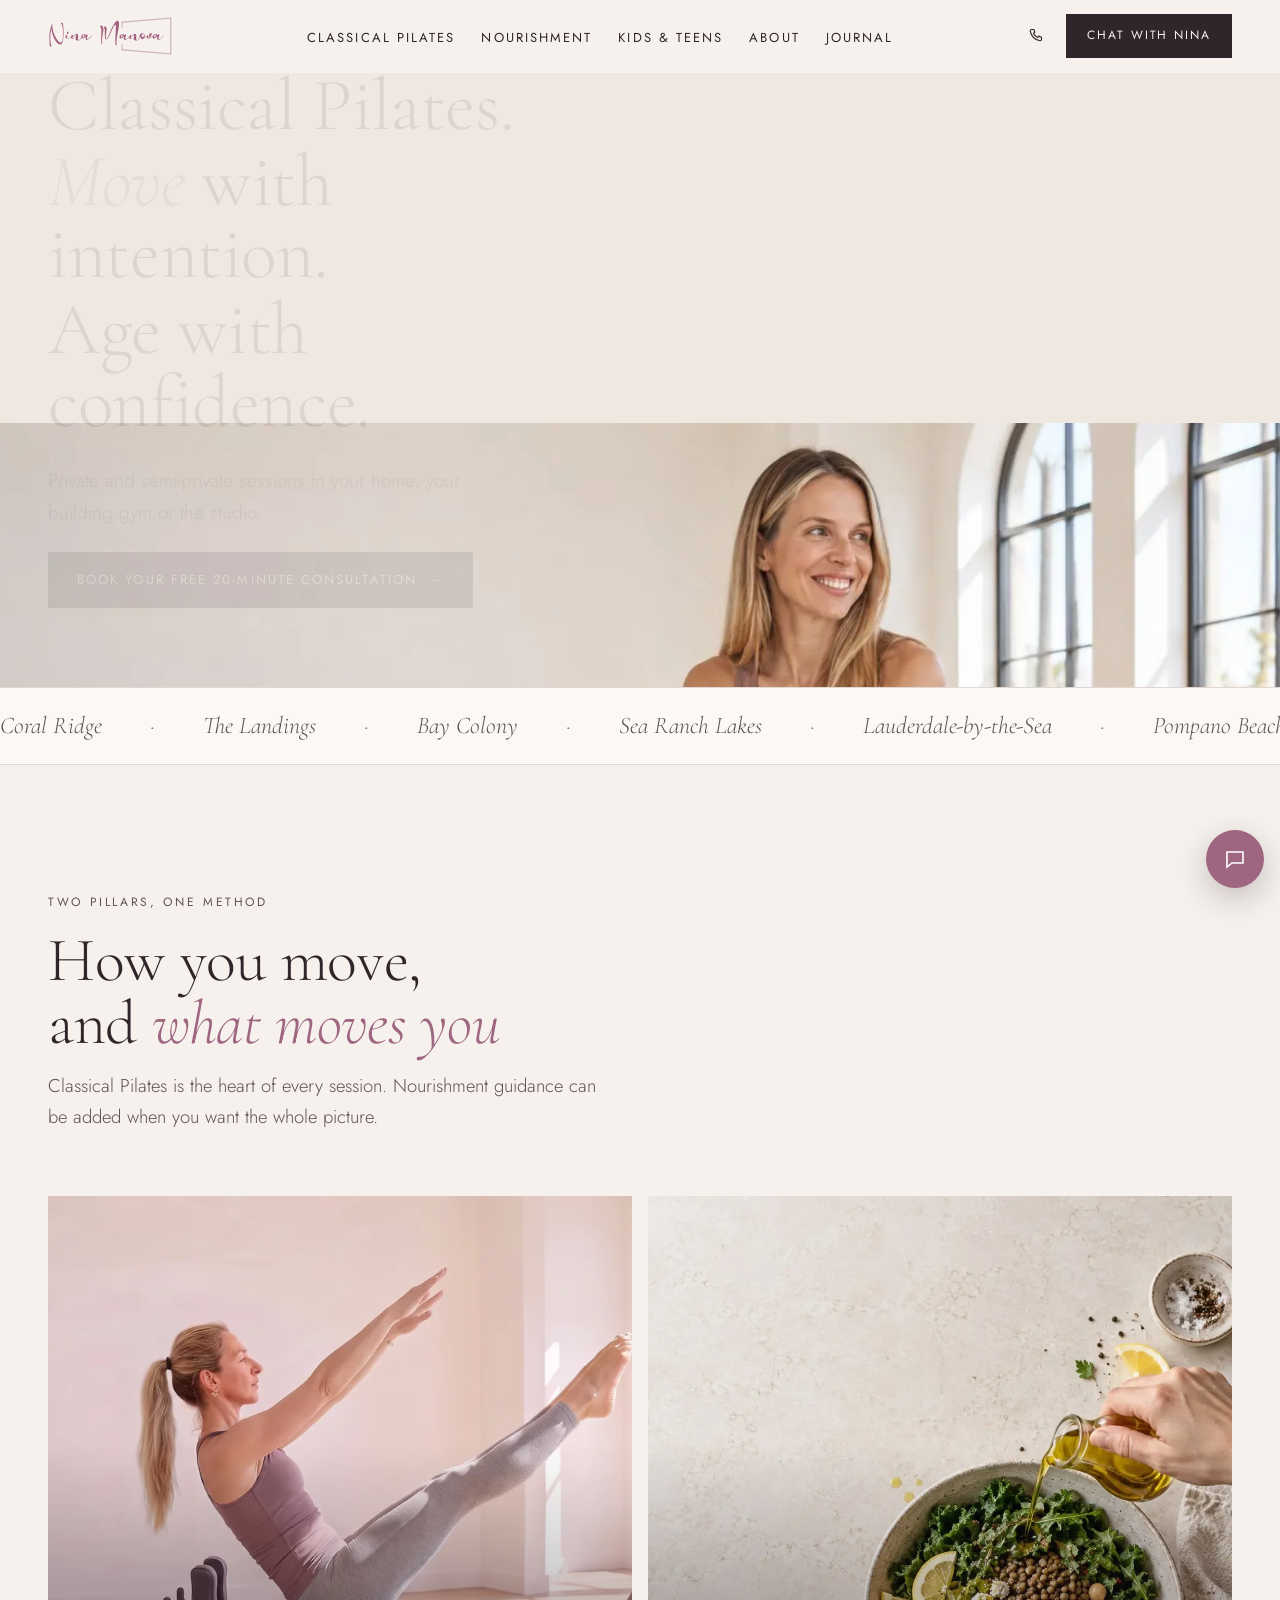
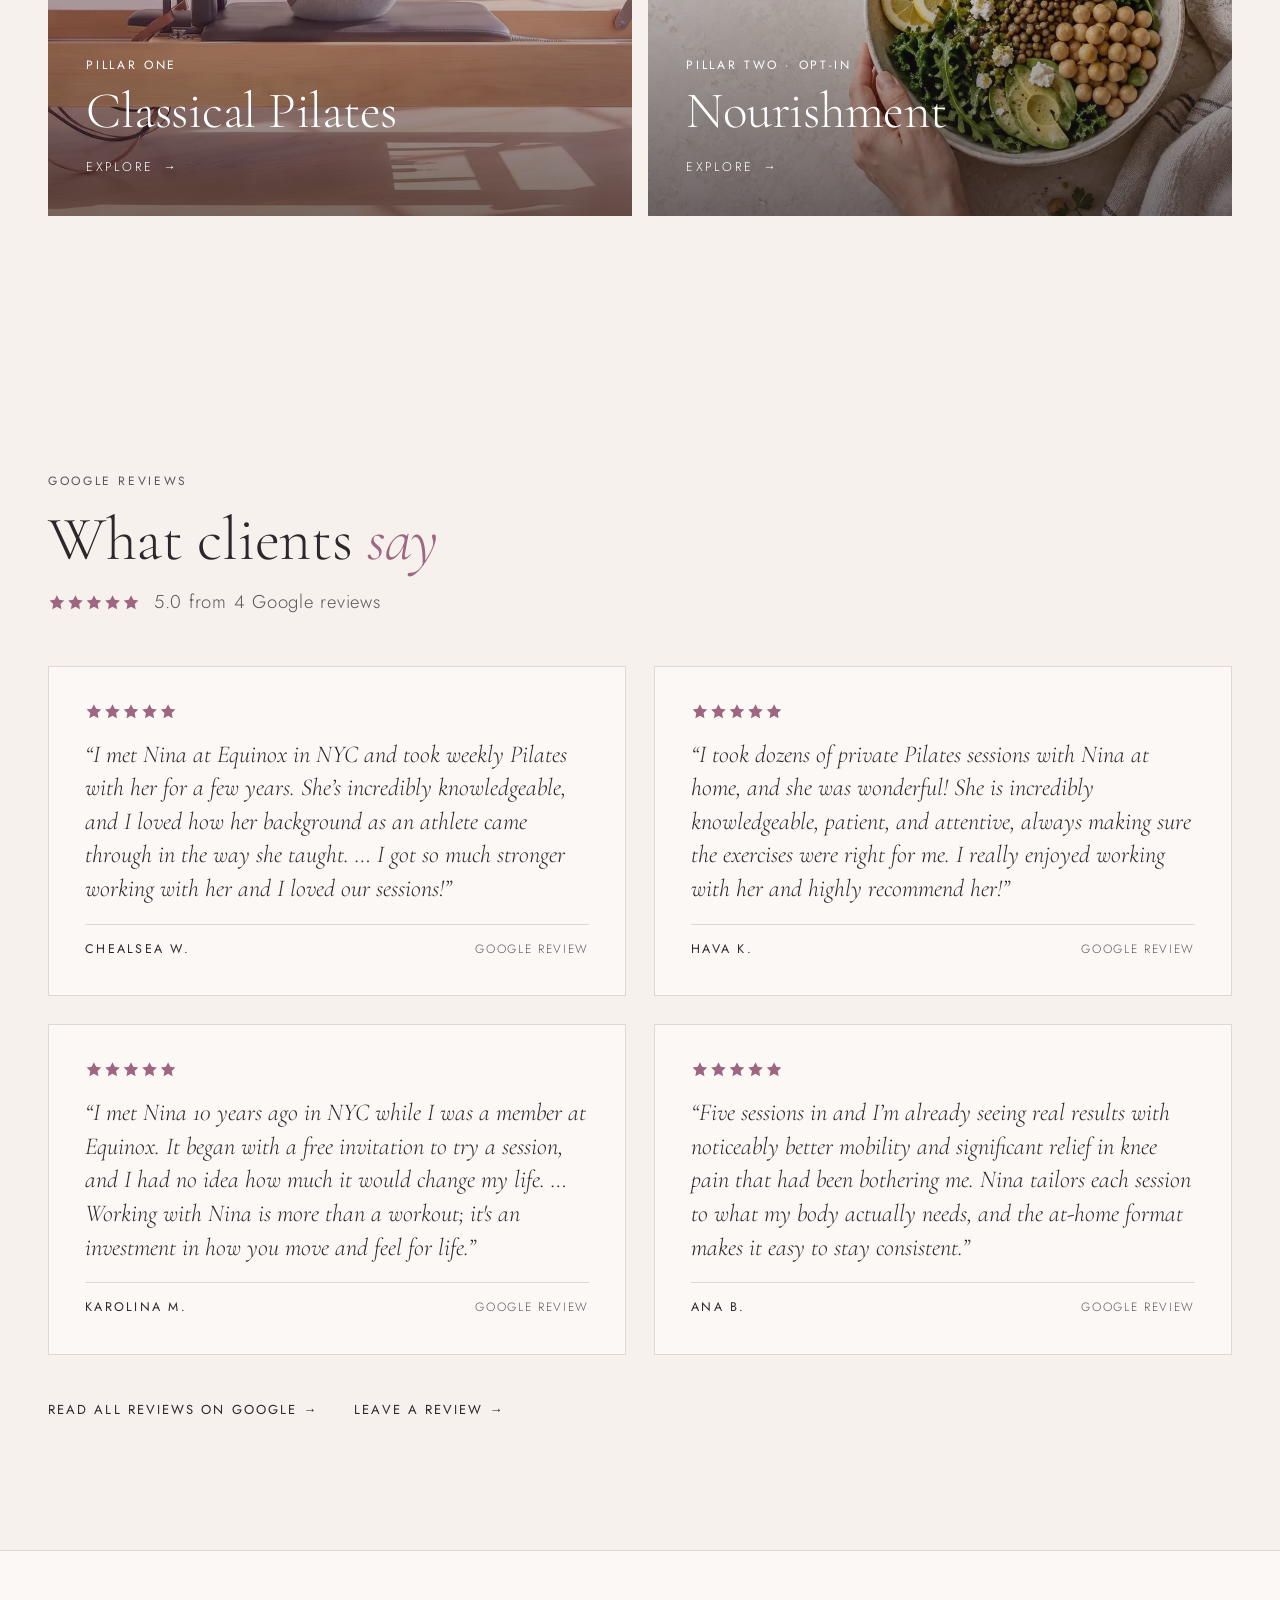
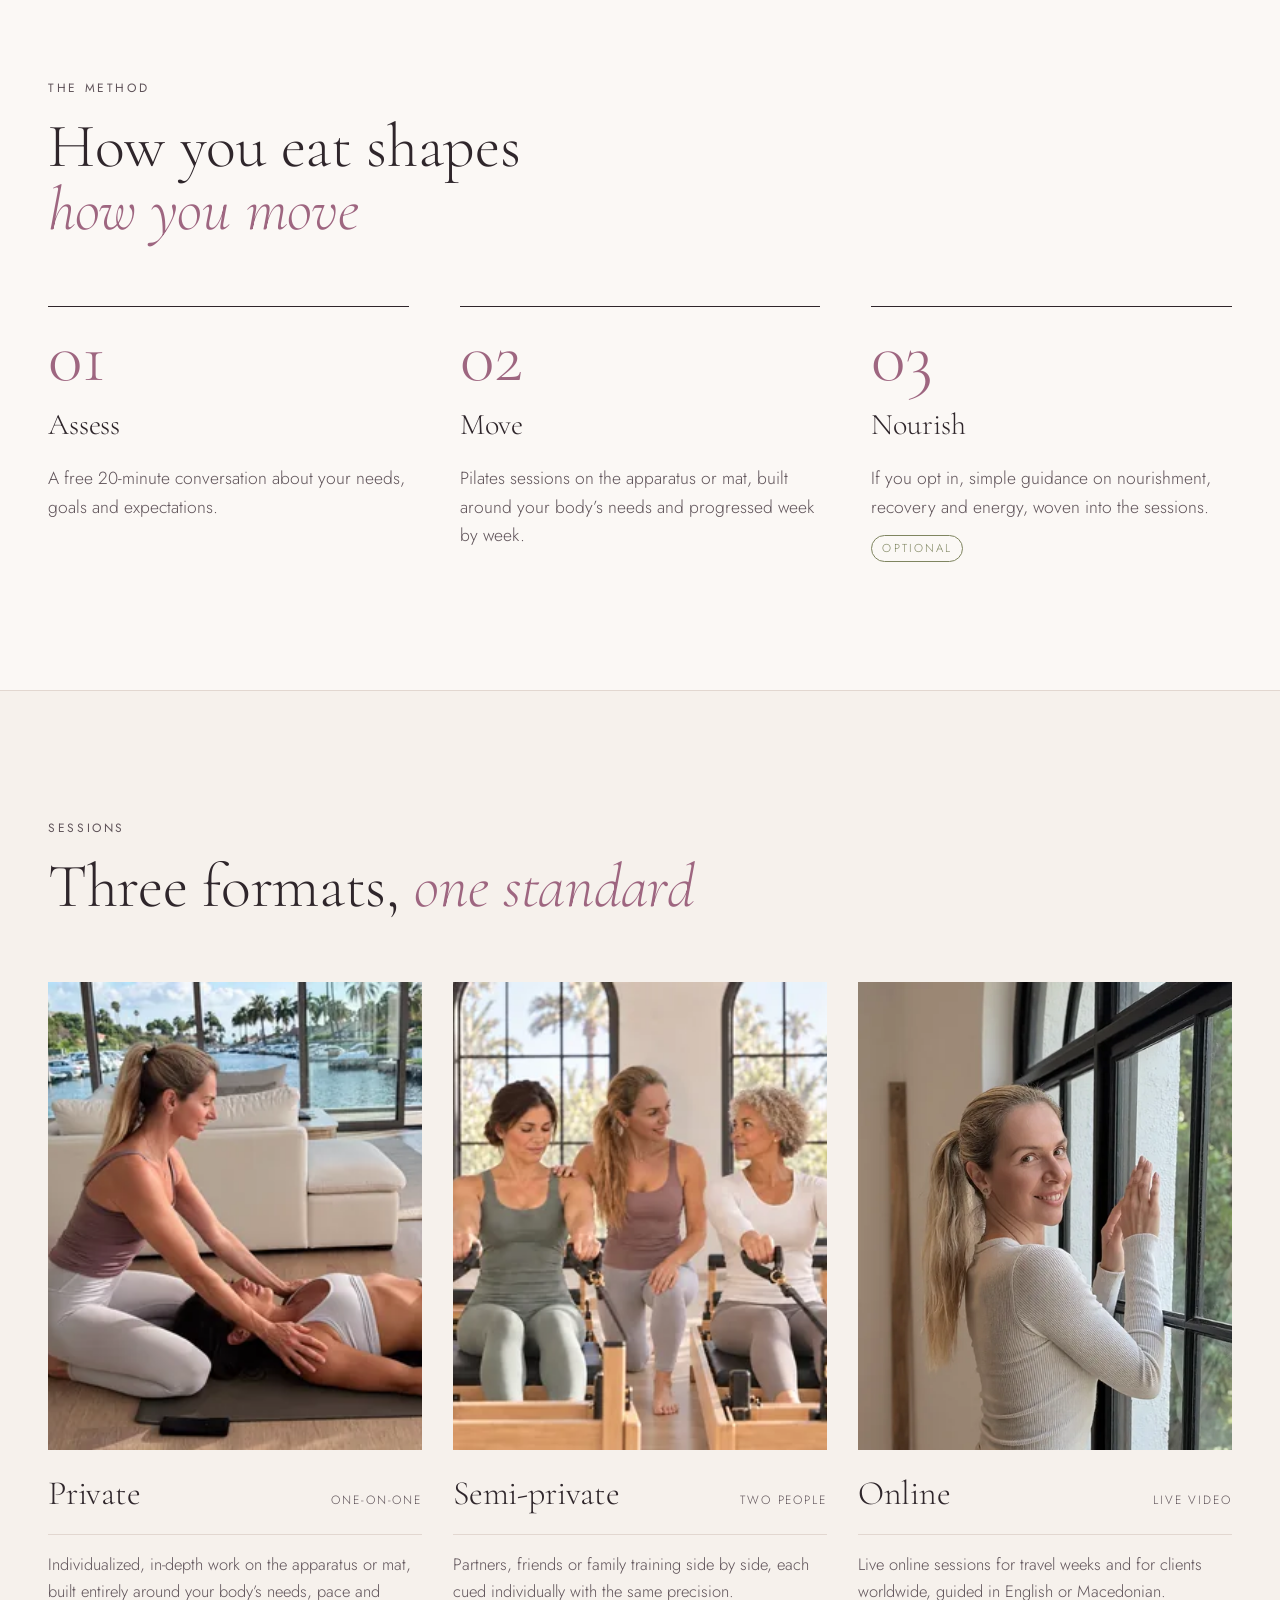
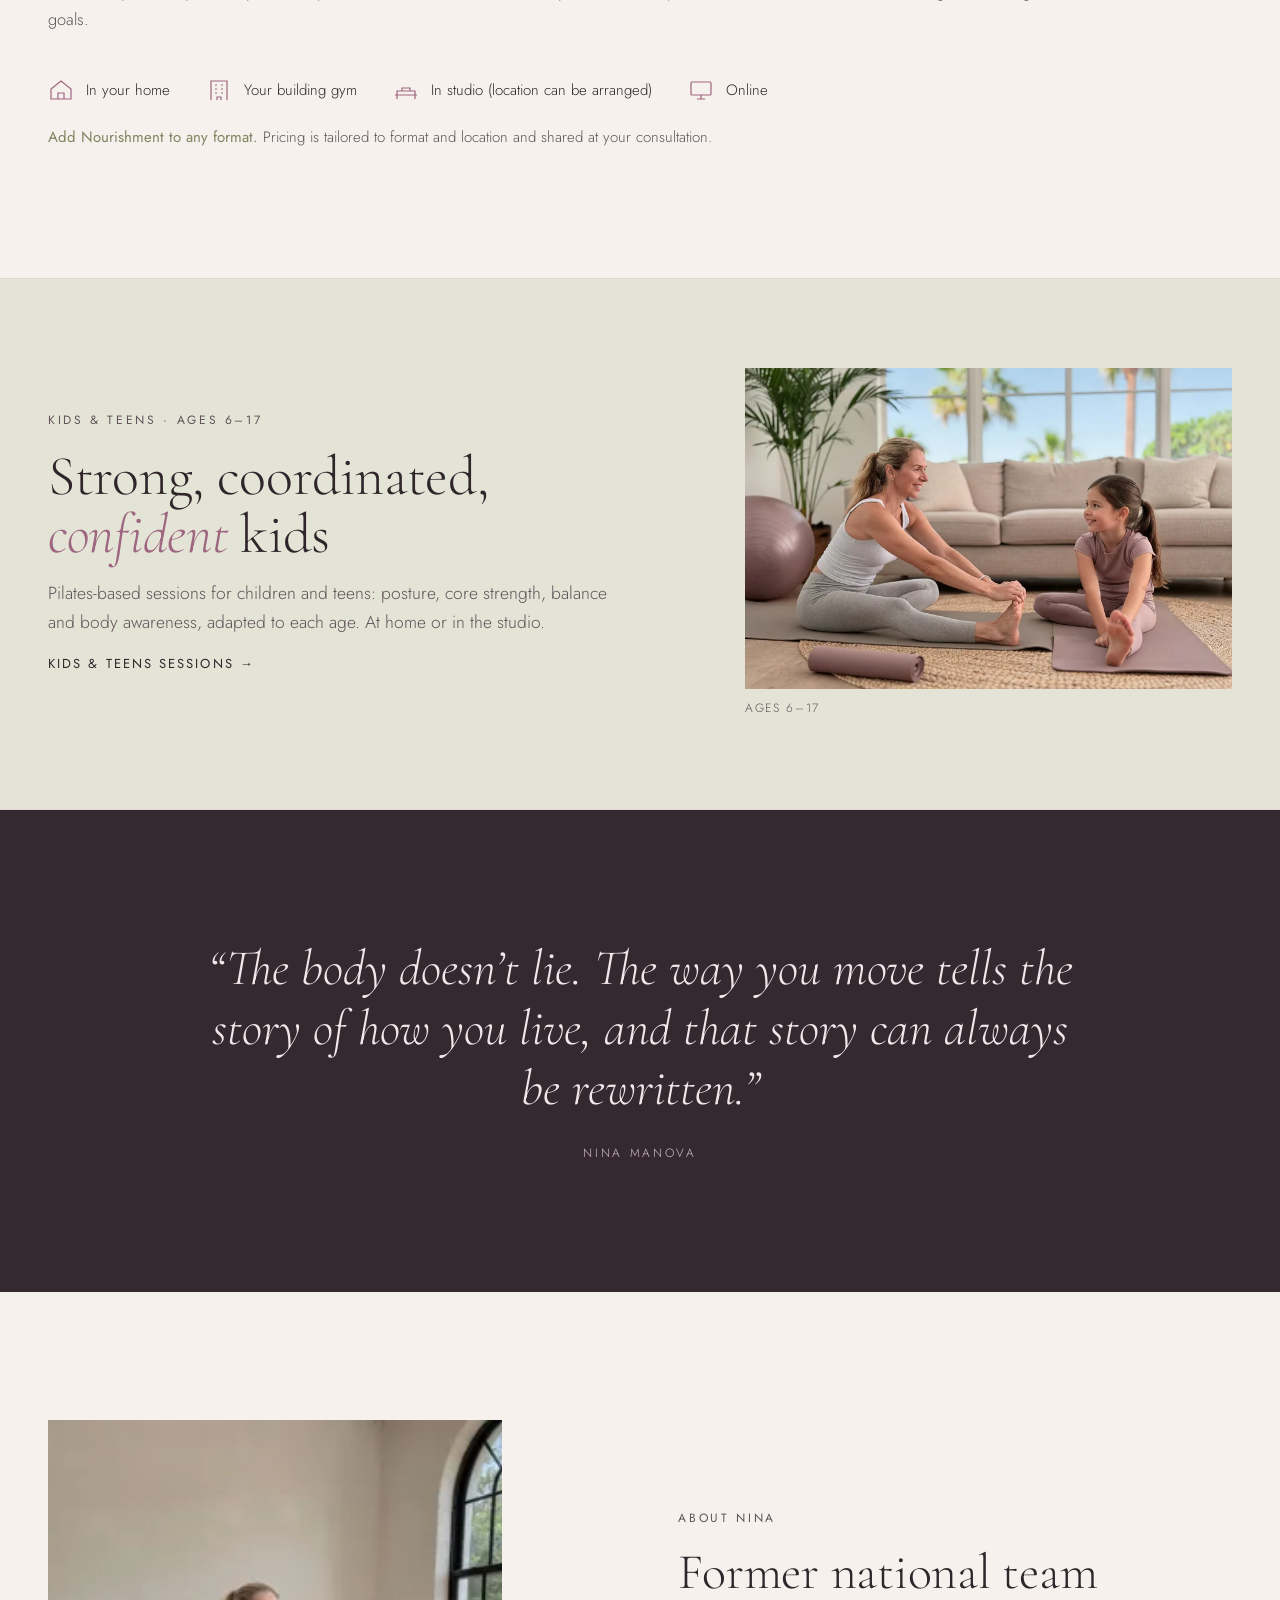
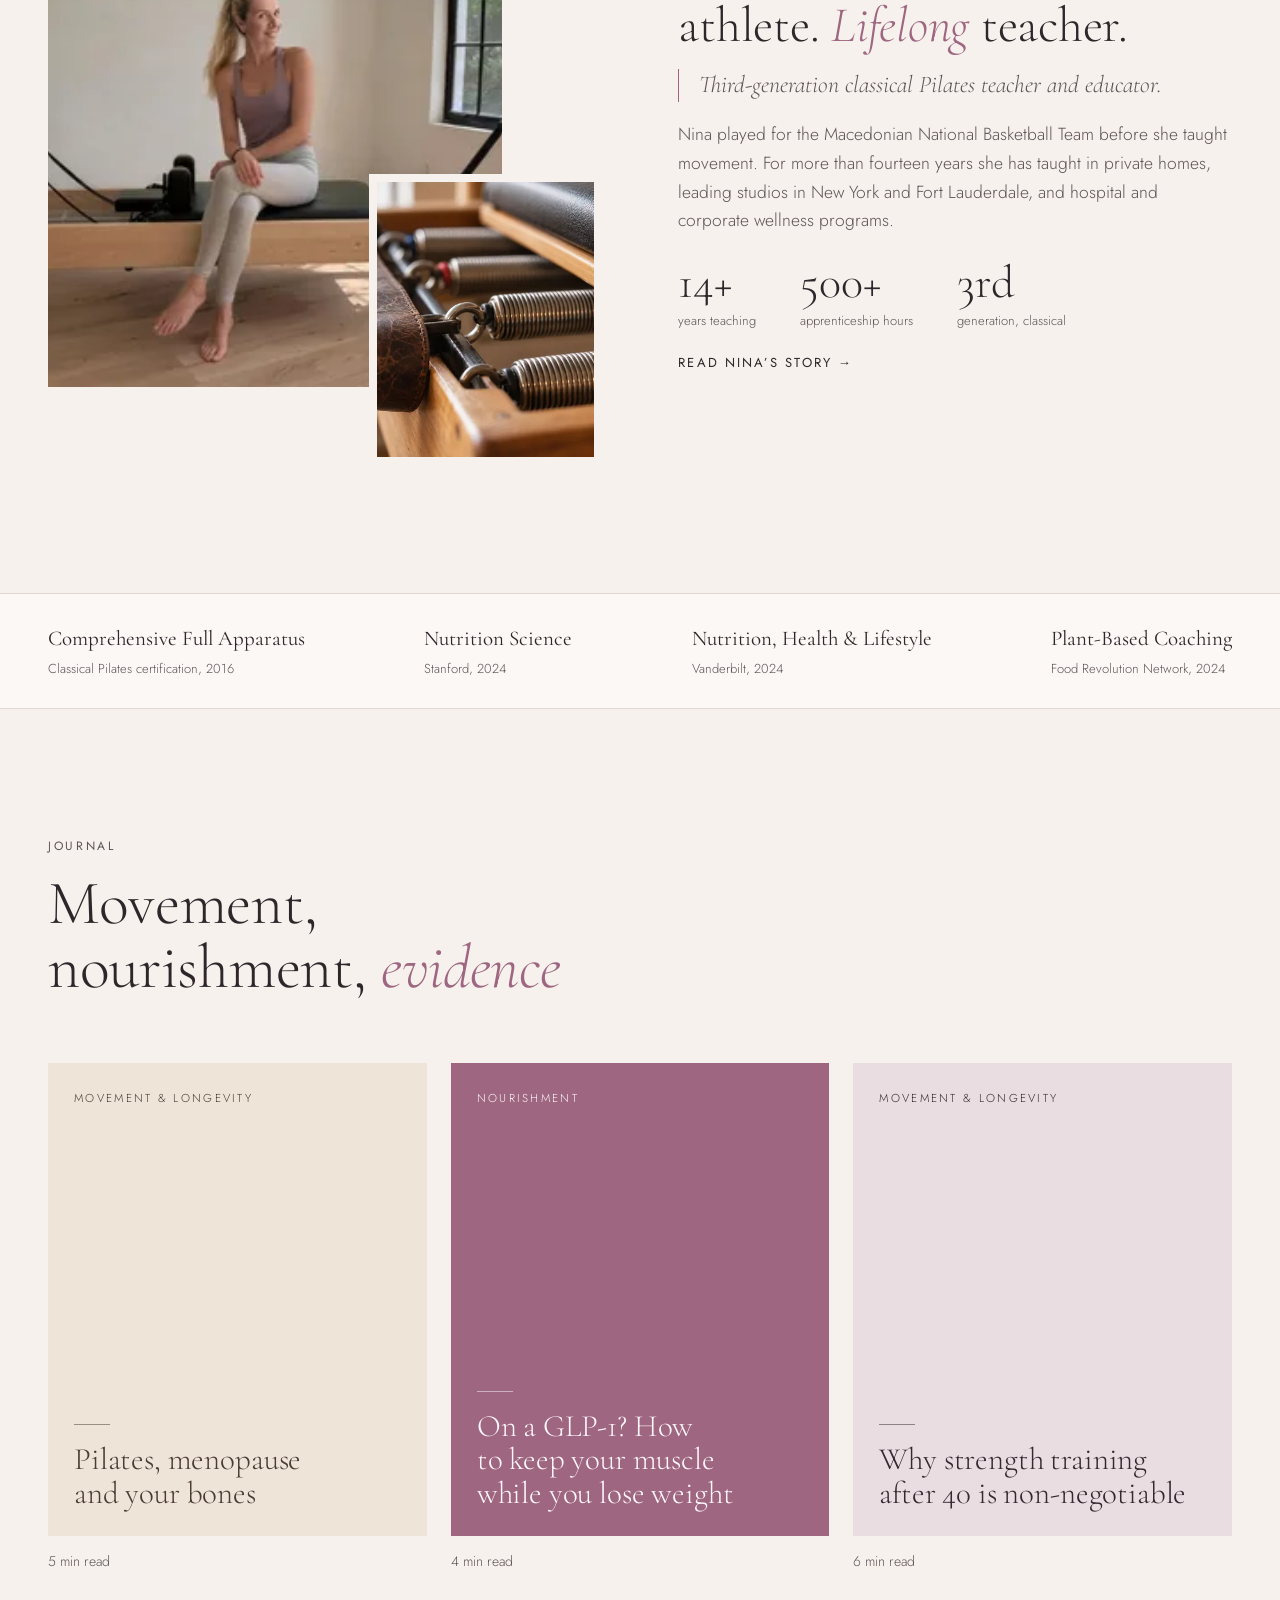
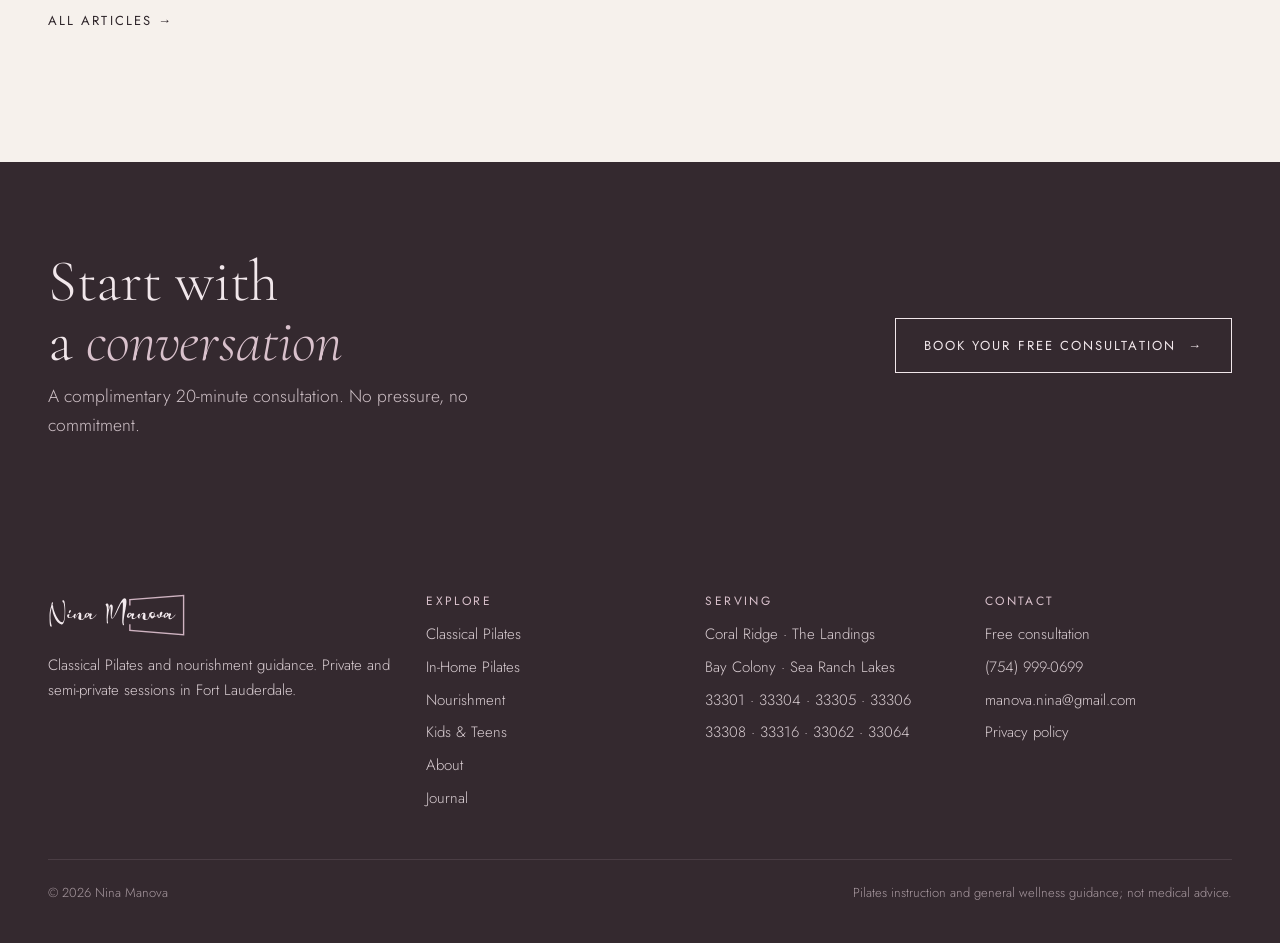
<file: index.html>
<!doctype html>
<html lang="en">
<head>
<meta charset="utf-8">
<meta name="viewport" content="width=device-width, initial-scale=1, viewport-fit=cover">
<script async src="https://www.googletagmanager.com/gtag/js?id=AW-18467051626"></script>
<script>window.dataLayer=window.dataLayer||[];function gtag(){dataLayer.push(arguments);}gtag('js',new Date());try{var q=location.search;if(/[?&]internal=1/.test(q))localStorage.setItem('nm_internal','1');if(/[?&]internal=0/.test(q))localStorage.removeItem('nm_internal');if(localStorage.getItem('nm_internal')==='1')gtag('set',{traffic_type:'internal'})}catch(e){}gtag('config','AW-18467051626');gtag('config','G-J1ZRW0LNW8');gtag('config','AW-18467051626/ujg7CJiLvIgdEOqw4-VE',{'phone_conversion_number':'(754) 999-0699'});</script>
<title>Pilates in Fort Lauderdale · Nina Manova Classical Pilates</title>
<meta name="description" content="Private classical Pilates in Fort Lauderdale: in your home, your building gym, the studio or online. Coral Ridge, The Landings, Bay Colony. Free consultation.">
<link rel="canonical" href="https://ninamanova.com/">
<meta property="og:type" content="website">
<meta property="og:site_name" content="Nina Manova">
<meta property="og:locale" content="en_US">
<meta property="og:title" content="Pilates in Fort Lauderdale · Nina Manova Classical Pilates">
<meta property="og:description" content="Private classical Pilates in Fort Lauderdale: in your home, your building gym, the studio or online. Coral Ridge, The Landings, Bay Colony. Free consultation.">
<meta property="og:url" content="https://ninamanova.com/">
<meta property="og:image" content="https://ninamanova.com/assets/img/og-share.jpg">
<meta property="og:image:width" content="1200">
<meta property="og:image:height" content="630">
<meta name="twitter:card" content="summary_large_image">
<meta name="geo.region" content="US-FL">
<meta name="geo.placename" content="Fort Lauderdale">
<link rel="icon" href="/assets/img/favicon.svg" type="image/svg+xml">
<link rel="icon" href="/assets/img/favicon-32.png" sizes="32x32" type="image/png">
<link rel="apple-touch-icon" href="/assets/img/apple-touch-icon.png">
<link rel="preconnect" href="https://fonts.googleapis.com">
<link rel="preconnect" href="https://fonts.gstatic.com" crossorigin>
<link rel="preload" as="style" href="https://fonts.googleapis.com/css2?family=Cormorant+Garamond:ital,wght@0,300;0,400;0,500;1,300;1,400&family=Jost:wght@300;400;500&display=swap">
<link rel="stylesheet" href="https://fonts.googleapis.com/css2?family=Cormorant+Garamond:ital,wght@0,300;0,400;0,500;1,300;1,400&family=Jost:wght@300;400;500&display=swap" media="print" onload="this.media='all'">
<noscript><link rel="stylesheet" href="https://fonts.googleapis.com/css2?family=Cormorant+Garamond:ital,wght@0,300;0,400;0,500;1,300;1,400&family=Jost:wght@300;400;500&display=swap"></noscript>
<link rel="stylesheet" href="/assets/css/styles.css">
<script>(function(){var m={movement:'/classical-pilates/',nutrition:'/nourishment/',nourishment:'/nourishment/',about:'/about/',blog:'/journal/',journal:'/journal/',contact:'/begin/'};var h=location.hash.replace('#','');if(m[h])location.replace(m[h]);})();</script>
<script type="application/ld+json">{"@context": "https://schema.org", "@type": "HealthAndBeautyBusiness", "@id": "https://ninamanova.com/#business", "name": "Nina Manova Pilates", "description": "Classical Pilates and optional nourishment guidance. Private and semi-private sessions in your home, your building gym, the studio or online, in Fort Lauderdale.", "url": "https://ninamanova.com/", "logo": "https://ninamanova.com/assets/img/logo.svg", "image": "https://ninamanova.com/assets/img/og-share.jpg", "email": "manova.nina@gmail.com", "telephone": "+1-754-999-0699", "founder": {"@id": "https://ninamanova.com/#person"}, "address": {"@type": "PostalAddress", "addressLocality": "Fort Lauderdale", "addressRegion": "FL", "postalCode": "33308", "addressCountry": "US"}, "geo": {"@type": "GeoCoordinates", "latitude": 26.1551, "longitude": -80.1133}, "areaServed": [{"@type": "Place", "name": "Coral Ridge, Fort Lauderdale"}, {"@type": "Place", "name": "The Landings, Fort Lauderdale"}, {"@type": "Place", "name": "Bay Colony, Fort Lauderdale"}, {"@type": "Place", "name": "Sea Ranch Lakes, Florida"}, {"@type": "Place", "name": "Fort Lauderdale, Florida"}, {"@type": "Place", "name": "Pompano Beach, Florida"}, {"@type": "Place", "name": "33301, FL"}, {"@type": "Place", "name": "33304, FL"}, {"@type": "Place", "name": "33305, FL"}, {"@type": "Place", "name": "33306, FL"}, {"@type": "Place", "name": "33308, FL"}, {"@type": "Place", "name": "33316, FL"}, {"@type": "Place", "name": "33062, FL"}, {"@type": "Place", "name": "33064, FL"}], "priceRange": "$$", "hasOfferCatalog": {"@type": "OfferCatalog", "name": "Pilates sessions", "itemListElement": [{"@type": "Offer", "itemOffered": {"@type": "Service", "name": "Private Pilates session", "serviceType": "Private Pilates Training", "provider": {"@id": "https://ninamanova.com/#person"}, "areaServed": "Fort Lauderdale, FL"}}, {"@type": "Offer", "itemOffered": {"@type": "Service", "name": "Semi-private Pilates session", "serviceType": "Semi-Private Pilates Training", "provider": {"@id": "https://ninamanova.com/#person"}, "areaServed": "Fort Lauderdale, FL"}}, {"@type": "Offer", "itemOffered": {"@type": "Service", "name": "Online Pilates session", "serviceType": "Online Pilates Training", "provider": {"@id": "https://ninamanova.com/#person"}, "areaServed": "Fort Lauderdale, FL"}}]}}</script>
<script type="application/ld+json">{"@context": "https://schema.org", "@type": "Person", "@id": "https://ninamanova.com/#person", "name": "Nina Manova", "jobTitle": "Classical Pilates instructor", "url": "https://ninamanova.com/about/", "worksFor": {"@id": "https://ninamanova.com/#business"}, "knowsAbout": ["Classical Pilates", "Pilates apparatus", "Nutrition"]}</script>
</head>
<body>
<a class="skip" href="#main">Skip to content</a>
<nav class="nav" aria-label="Main"><div class="container">
<a href="/" aria-label="Nina Manova home"><img class="logo" src="/assets/img/logo.svg" alt="Nina Manova" width="357" height="114"></a>
<ul><li><a class="u" href="/classical-pilates/">Classical Pilates</a></li><li><a class="u" href="/nourishment/">Nourishment</a></li><li><a class="u" href="/kids/">Kids &amp; Teens</a></li><li><a class="u" href="/about/">About</a></li><li><a class="u" href="/journal/">Journal</a></li></ul>
<div class="nav-cta"><a class="nav-call" href="tel:+17549990699" aria-label="Call or text Nina at (754) 999-0699"><svg viewBox="0 0 24 24" aria-hidden="true"><path d="M6.6 3.5h3l1.5 4-2 1.3a11 11 0 0 0 6.1 6.1l1.3-2 4 1.5v3a2 2 0 0 1-2.2 2A17.5 17.5 0 0 1 4.6 5.7a2 2 0 0 1 2-2.2z"/></svg><span>(754) 999-0699</span></a>
<button class="btn sm solid" type="button" data-chat>Chat with Nina</button></div>
<button class="menu-btn" type="button" aria-expanded="false">Menu</button>
</div></nav>
<main id="main">
<header class="hero">
<picture><img src="/assets/img/hero-wide.jpg" alt="Nina seated on a classical Pilates reformer by tall windows" width="1536" height="1024" srcset="/assets/img/hero-wide-480.webp 480w, /assets/img/hero-wide-800.webp 800w, /assets/img/hero-wide-1200.webp 1200w, /assets/img/hero-wide-1536.webp 1536w" sizes="100vw" fetchpriority="high"></picture>
<div class="container"><div class="hero-copy">
<span class="eyebrow">Private Pilates · Coral Ridge &amp; Fort Lauderdale</span>
<h1><span class="line"><span>Classical Pilates.</span></span><span class="line"><span><em>Move</em> with intention.</span></span><span class="line"><span>Age with confidence.</span></span></h1>
<p class="sub">Private and semi-private sessions in your home, your building gym or the studio.</p>
<div class="cta-row"><a class="btn solid" href="/begin/">Book your free 20-minute consultation <span class="arr">→</span></a></div>
</div></div>
</header>
<div class="marquee" aria-label="Neighborhoods served"><div class="track"><span>Coral Ridge<b>·</b></span><span>The Landings<b>·</b></span><span>Bay Colony<b>·</b></span><span>Sea Ranch Lakes<b>·</b></span><span>Lauderdale-by-the-Sea<b>·</b></span><span>Pompano Beach<b>·</b></span><span aria-hidden="true">Coral Ridge<b>·</b></span><span aria-hidden="true">The Landings<b>·</b></span><span aria-hidden="true">Bay Colony<b>·</b></span><span aria-hidden="true">Sea Ranch Lakes<b>·</b></span><span aria-hidden="true">Lauderdale-by-the-Sea<b>·</b></span><span aria-hidden="true">Pompano Beach<b>·</b></span></div></div>

<section class="block"><div class="container">
<div class="head rv"><span class="eyebrow">Two pillars, one method</span><h2>How you move, and <em>what moves you</em></h2><p>Classical Pilates is the heart of every session. Nourishment guidance can be added when you want the whole picture.</p></div>
<div class="pillars rv">
<a class="pillar" href="/classical-pilates/"><img src="/assets/img/exercise.jpg" alt="Nina performing the Teaser on a classical reformer" style="object-position:50% 50%" srcset="/assets/img/exercise-480.webp 480w, /assets/img/exercise-800.webp 800w, /assets/img/exercise-1200.webp 1200w, /assets/img/exercise-1536.webp 1536w" sizes="(max-width:760px) 100vw, 65vw"><div class="inner"><span class="tag">Pillar one</span><h3>Classical Pilates</h3><p class="teaser">Joseph Pilates' original system on the full apparatus, taught with precision and adapted to your body.</p><span class="go">Explore <i>→</i></span></div></a>
<a class="pillar" href="/nourishment/"><img src="/assets/img/plating.jpg" alt="Hands finishing a bowl of greens and legumes" style="object-position:60% 50%" srcset="/assets/img/plating-480.webp 480w, /assets/img/plating-800.webp 800w, /assets/img/plating-1024.webp 1024w" sizes="(max-width:760px) 100vw, 65vw"><div class="inner"><span class="tag">Pillar two · opt-in</span><h3>Nourishment</h3><p class="teaser">Practical guidance on nurturing your body for recovery and energy, woven into your sessions.</p><span class="go">Explore <i>→</i></span></div></a>
</div>
</div></section>

<section class="block reviews" id="reviews" data-reviews="home_reviews" aria-labelledby="reviews-h"><div class="container"><svg class="sym" aria-hidden="true" focusable="false"><symbol id="rv-star" viewBox="0 0 22 22"><path d="M11 1.6l2.9 6 6.6.9-4.8 4.6 1.2 6.5L11 16.5l-5.9 3.1 1.2-6.5-4.8-4.6 6.6-.9z"/></symbol></svg>
<div class="head rv"><span class="eyebrow">Google reviews</span><h2 id="reviews-h">What clients <em>say</em></h2><p class="rating"><svg class="stars" viewBox="0 0 118 22" role="img" aria-label="5 out of 5 stars"><use href="#rv-star" x="0" width="22" height="22"/><use href="#rv-star" x="24" width="22" height="22"/><use href="#rv-star" x="48" width="22" height="22"/><use href="#rv-star" x="72" width="22" height="22"/><use href="#rv-star" x="96" width="22" height="22"/></svg><span>5.0 from 4 Google reviews</span></p></div>
<div class="review-grid rv">
<figure class="review"><svg class="stars" viewBox="0 0 118 22" role="img" aria-label="5 out of 5 stars"><use href="#rv-star" x="0" width="22" height="22"/><use href="#rv-star" x="24" width="22" height="22"/><use href="#rv-star" x="48" width="22" height="22"/><use href="#rv-star" x="72" width="22" height="22"/><use href="#rv-star" x="96" width="22" height="22"/></svg><blockquote>“I met Nina at Equinox in NYC and took weekly Pilates with her for a few years. She’s incredibly knowledgeable, and I loved how her background as an athlete came through in the way she taught. … I got so much stronger working with her and I loved our sessions!”</blockquote><figcaption><b>Chealsea W.</b><a class="review-src" href="https://www.google.com/maps?cid=9622273564447552983" target="_blank" rel="noopener" data-review-link="card" aria-label="Google review by Chealsea W. (opens in a new tab)">Google review</a></figcaption></figure>
<figure class="review"><svg class="stars" viewBox="0 0 118 22" role="img" aria-label="5 out of 5 stars"><use href="#rv-star" x="0" width="22" height="22"/><use href="#rv-star" x="24" width="22" height="22"/><use href="#rv-star" x="48" width="22" height="22"/><use href="#rv-star" x="72" width="22" height="22"/><use href="#rv-star" x="96" width="22" height="22"/></svg><blockquote>“I took dozens of private Pilates sessions with Nina at home, and she was wonderful! She is incredibly knowledgeable, patient, and attentive, always making sure the exercises were right for me. I really enjoyed working with her and highly recommend her!”</blockquote><figcaption><b>Hava K.</b><a class="review-src" href="https://www.google.com/maps?cid=9622273564447552983" target="_blank" rel="noopener" data-review-link="card" aria-label="Google review by Hava K. (opens in a new tab)">Google review</a></figcaption></figure>
<figure class="review"><svg class="stars" viewBox="0 0 118 22" role="img" aria-label="5 out of 5 stars"><use href="#rv-star" x="0" width="22" height="22"/><use href="#rv-star" x="24" width="22" height="22"/><use href="#rv-star" x="48" width="22" height="22"/><use href="#rv-star" x="72" width="22" height="22"/><use href="#rv-star" x="96" width="22" height="22"/></svg><blockquote>“I met Nina 10 years ago in NYC while I was a member at Equinox. It began with a free invitation to try a session, and I had no idea how much it would change my life. … Working with Nina is more than a workout; it's an investment in how you move and feel for life.”</blockquote><figcaption><b>Karolina M.</b><a class="review-src" href="https://www.google.com/maps?cid=9622273564447552983" target="_blank" rel="noopener" data-review-link="card" aria-label="Google review by Karolina M. (opens in a new tab)">Google review</a></figcaption></figure>
<figure class="review"><svg class="stars" viewBox="0 0 118 22" role="img" aria-label="5 out of 5 stars"><use href="#rv-star" x="0" width="22" height="22"/><use href="#rv-star" x="24" width="22" height="22"/><use href="#rv-star" x="48" width="22" height="22"/><use href="#rv-star" x="72" width="22" height="22"/><use href="#rv-star" x="96" width="22" height="22"/></svg><blockquote>“Five sessions in and I’m already seeing real results with noticeably better mobility and significant relief in knee pain that had been bothering me. Nina tailors each session to what my body actually needs, and the at-home format makes it easy to stay consistent.”</blockquote><figcaption><b>Ana B.</b><a class="review-src" href="https://www.google.com/maps?cid=9622273564447552983" target="_blank" rel="noopener" data-review-link="card" aria-label="Google review by Ana B. (opens in a new tab)">Google review</a></figcaption></figure>
</div>
<div class="review-links rv"><a class="u more" href="https://www.google.com/maps?cid=9622273564447552983" target="_blank" rel="noopener" data-review-link="read_all" aria-label="Read all reviews on Google (opens in a new tab)">Read all reviews on Google <span aria-hidden="true">→</span></a><a class="u more" href="https://g.page/r/Cdc1h2zTLomFEBM/review" target="_blank" rel="noopener" data-review-link="leave_review" aria-label="Leave a review on Google (opens in a new tab)">Leave a review <span aria-hidden="true">→</span></a></div>
</div></section>

<section class="block paper"><div class="container">
<div class="head rv"><span class="eyebrow">The method</span><h2>How you eat shapes <em>how you move</em></h2></div>
<div class="steps">
<div class="step rv"><span class="n">01</span><h3>Assess</h3><p>A free 20-minute conversation about your needs, goals and expectations.</p></div>
<div class="step rv"><span class="n">02</span><h3>Move</h3><p>Pilates sessions on the apparatus or mat, built around your body’s needs and progressed week by week.</p></div>
<div class="step rv"><span class="n">03</span><h3>Nourish</h3><p>If you opt in, simple guidance on nourishment, recovery and energy, woven into the sessions.</p><span class="opt">Optional</span></div>
</div>
</div></section>

<section class="block"><div class="container">
<div class="head rv"><span class="eyebrow">Sessions</span><h2>Three formats, <em>one standard</em></h2></div>
<div class="sessions">
<a class="session rv" href="/begin/"><div class="ph"><img src="/assets/img/in-home.jpg" alt="Nina guiding a private session at home" loading="lazy" style="object-position:40% 50%" srcset="/assets/img/in-home-480.webp 480w, /assets/img/in-home-800.webp 800w, /assets/img/in-home-1200.webp 1200w, /assets/img/in-home-1536.webp 1536w" sizes="(max-width:860px) 100vw, 33vw"></div><div class="t"><h3>Private</h3><span class="who">One-on-one</span></div><p>Individualized, in-depth work on the apparatus or mat, built entirely around your body’s needs, pace and goals.</p></a>
<a class="session rv" href="/begin/"><div class="ph"><img src="/assets/img/semi-private.jpg" alt="Nina cueing two clients side by side on reformers in a semi-private session" loading="lazy" style="object-position:50% 50%" srcset="/assets/img/semi-private-480.webp 480w, /assets/img/semi-private-800.webp 800w, /assets/img/semi-private-1200.webp 1200w, /assets/img/semi-private-1536.webp 1536w" sizes="(max-width:860px) 100vw, 33vw"></div><div class="t"><h3>Semi-private</h3><span class="who">Two people</span></div><p>Partners, friends or family training side by side, each cued individually with the same precision.</p></a>
<a class="session rv" href="/begin/"><div class="ph"><img src="/assets/img/portrait-window.jpg" alt="Nina by a window" loading="lazy" style="object-position:40% 20%" srcset="/assets/img/portrait-window-480.webp 480w, /assets/img/portrait-window-800.webp 800w, /assets/img/portrait-window-1024.webp 1024w" sizes="(max-width:860px) 100vw, 33vw"></div><div class="t"><h3>Online</h3><span class="who">Live video</span></div><p>Live online sessions for travel weeks and for clients worldwide, guided in English or Macedonian.</p></a>
</div><div class="where rv">
<span><svg viewBox="0 0 26 26"><path d="M3 12 13 4l10 8v10H3z"/><path d="M10 22v-6h6v6"/></svg>In your home</span>
<span><svg viewBox="0 0 26 26"><path d="M5 23V4h16v19M9 8h2M15 8h2M9 12h2M15 12h2M9 16h2M15 16h2M11 23v-3h4v3"/></svg>Your building gym</span>
<span><svg viewBox="0 0 26 26"><path d="M2 18h22M4 18v4M22 18v4M4 14h18v4H4zM9 11h8v3H9z"/></svg>In studio (location can be arranged)</span>
<span><svg viewBox="0 0 26 26"><rect x="3" y="5" width="20" height="13" rx="1"/><path d="M9 22h8M13 18v4"/></svg>Online</span>
</div>
<p class="note-line rv"><b>Add Nourishment to any format.</b> Pricing is tailored to format and location and shared at your consultation.</p>
</div></section>

<section class="kids-strip"><div class="container">
<div class="kids-copy rv"><span class="eyebrow">Kids &amp; teens · ages 6–17</span><h2>Strong, coordinated, <em>confident</em> kids</h2>
<p>Pilates-based sessions for children and teens: posture, core strength, balance and body awareness, adapted to each age. At home or in the studio.</p>
<a class="u more" href="/kids/">Kids &amp; teens sessions →</a></div>
<figure class="kids-fig rv"><img src="/assets/img/kids.jpg" width="1800" height="1200" alt="Nina and a young student doing a seated forward stretch together on mats at home" loading="lazy" srcset="/assets/img/kids-480.webp 480w, /assets/img/kids-800.webp 800w, /assets/img/kids-1200.webp 1200w, /assets/img/kids-1800.webp 1800w" sizes="(max-width:860px) 100vw, 50vw"><figcaption>Ages 6–17</figcaption></figure>
</div></section>
<section class="block quote"><div class="container rv"><blockquote>“The body doesn’t lie. The way you move tells the story of how you live, and that story can always be rewritten.”</blockquote><div class="by">Nina Manova</div></div></section>

<section class="block"><div class="container split">
<div class="stack rv"><img class="a" src="/assets/img/reformer-studio.jpg" alt="Nina seated on a classical Pilates reformer in a sunlit studio" style="object-position:47% 50%" loading="lazy" srcset="/assets/img/reformer-studio-480.webp 480w, /assets/img/reformer-studio-800.webp 800w, /assets/img/reformer-studio-1200.webp 1200w, /assets/img/reformer-studio-1600.webp 1600w" sizes="(max-width:860px) 70vw, 30vw"><img class="b" src="/assets/img/springs.jpg" alt="Reformer springs and strap" loading="lazy" srcset="/assets/img/springs-480.webp 480w, /assets/img/springs-800.webp 800w, /assets/img/springs-1200.webp 1200w, /assets/img/springs-1254.webp 1254w" sizes="(max-width:860px) 70vw, 30vw"></div>
<div class="prose rv"><span class="eyebrow">About Nina</span><h2>Former national team athlete. <em>Lifelong</em> teacher.</h2>
<p class="lineage">Third-generation classical Pilates teacher and educator.</p>
<p>Nina played for the Macedonian National Basketball Team before she taught movement. For more than fourteen years she has taught in private homes, leading studios in New York and Fort Lauderdale, and hospital and corporate wellness programs.</p>
<div class="facts"><div><b>14+</b><span>years teaching</span></div><div><b>500+</b><span>apprenticeship hours</span></div><div><b>3rd</b><span>generation, classical</span></div></div>
<a class="u more" href="/about/">Read Nina’s story →</a></div>
</div></section>

<div class="creds"><div class="container">
<div><b>Comprehensive Full Apparatus</b><span>Classical Pilates certification, 2016</span></div>
<div><b>Nutrition Science</b><span>Stanford, 2024</span></div>
<div><b>Nutrition, Health &amp; Lifestyle</b><span>Vanderbilt, 2024</span></div>
<div><b>Plant-Based Coaching</b><span>Food Revolution Network, 2024</span></div>
</div></div>

<section class="block"><div class="container">
<div class="head rv"><span class="eyebrow">Journal</span><h2>Movement, nourishment, <em>evidence</em></h2></div>
<div class="cards"><a class="card rv" data-cat="movement" href="/journal/pilates-menopause-bone-density/"><div class="cover c4"><span class="cat">Movement &amp; longevity</span><div style="display:grid;gap:18px"><span class="rule"></span><h3>Pilates, menopause and your bones</h3></div></div><span class="meta">5 min read</span></a><a class="card rv" data-cat="nourishment" href="/journal/glp1-keep-muscle-while-losing-weight/"><div class="cover c5"><span class="cat">Nourishment</span><div style="display:grid;gap:18px"><span class="rule"></span><h3>On a GLP-1? How to keep your muscle while you lose weight</h3></div></div><span class="meta">4 min read</span></a><a class="card rv" data-cat="movement" href="/journal/strength-training-after-40/"><div class="cover c1"><span class="cat">Movement &amp; longevity</span><div style="display:grid;gap:18px"><span class="rule"></span><h3>Why strength training after 40 is non-negotiable</h3></div></div><span class="meta">6 min read</span></a></div>
<p style="margin-top:32px"><a class="u more" href="/journal/">All articles →</a></p>
</div></section>
<section class="band"><div class="container">
<div><h2>Start with a <em>conversation</em></h2><p>A complimentary 20-minute consultation. No pressure, no commitment.</p></div>
<a class="btn light" href="/begin/">Book your free consultation <span class="arr">→</span></a>
</div></section>
</main>
<footer><div class="container">
<div class="grid">
<div><img class="flogo" src="/assets/img/logo-light.svg" alt="Nina Manova" width="357" height="114" loading="lazy"><p>Classical Pilates and nourishment guidance. Private and semi-private sessions in Fort Lauderdale.</p></div>
<div><h2 class="fh">Explore</h2><ul><li><a class="u" href="/classical-pilates/">Classical Pilates</a></li><li><a class="u" href="/in-home-pilates/">In-Home Pilates</a></li><li><a class="u" href="/nourishment/">Nourishment</a></li><li><a class="u" href="/kids/">Kids &amp; Teens</a></li><li><a class="u" href="/about/">About</a></li><li><a class="u" href="/journal/">Journal</a></li></ul></div>
<div><h2 class="fh">Serving</h2><ul><li>Coral Ridge · The Landings</li><li>Bay Colony · Sea Ranch Lakes</li><li>33301 · 33304 · 33305 · 33306</li><li>33308 · 33316 · 33062 · 33064</li></ul></div>
<div><h2 class="fh">Contact</h2><ul><li><a class="u" href="/begin/">Free consultation</a></li><li><a class="u" href="tel:+17549990699">(754) 999-0699</a></li><li><a class="u" href="mailto:manova.nina@gmail.com">manova.nina@gmail.com</a></li><li><a class="u" href="/privacy/">Privacy policy</a></li></ul></div>
</div>
<div class="fine"><span>© 2026 Nina Manova</span><span>Pilates instruction and general wellness guidance; not medical advice.</span></div>
</div></footer>
<div class="mcta"><a href="tel:+17549990699"><svg viewBox="0 0 24 24" aria-hidden="true"><path d="M6.6 3.5h3l1.5 4-2 1.3a11 11 0 0 0 6.1 6.1l1.3-2 4 1.5v3a2 2 0 0 1-2.2 2A17.5 17.5 0 0 1 4.6 5.7a2 2 0 0 1 2-2.2z"/></svg><span>(754) 999-0699</span></a><button type="button" data-chat><svg viewBox="0 0 24 24" aria-hidden="true"><path d="M4 5h16v11H9l-5 4z"/></svg>Chat<span class="wn">&nbsp;with Nina</span></button></div>
<button class="chat-btn" id="chatBtn" type="button" aria-expanded="false" aria-controls="chat" aria-label="Ask about sessions"><svg viewBox="0 0 24 24" aria-hidden="true"><path d="M4 5h16v11H9l-5 4z"/></svg></button>
<div class="chat" id="chat" data-clarity-mask="true" role="dialog" aria-label="Ask about sessions" hidden>
<header><div><b>Ask about sessions</b><small>Automated assistant · Nina replies personally</small></div><button type="button" id="chatClose" aria-label="Close chat">×</button></header>
<div class="msgs" id="msgs" data-clarity-mask="true" aria-live="polite"></div>
<form class="zip" id="zipForm"><input id="zipInput" inputmode="numeric" maxlength="5" placeholder="Your zip code" aria-label="Zip code" autocomplete="postal-code"><button class="btn sm solid" type="submit">Send</button></form>
</div>
<script src="/assets/js/site.js" defer></script>
</body>
</html>
</file>
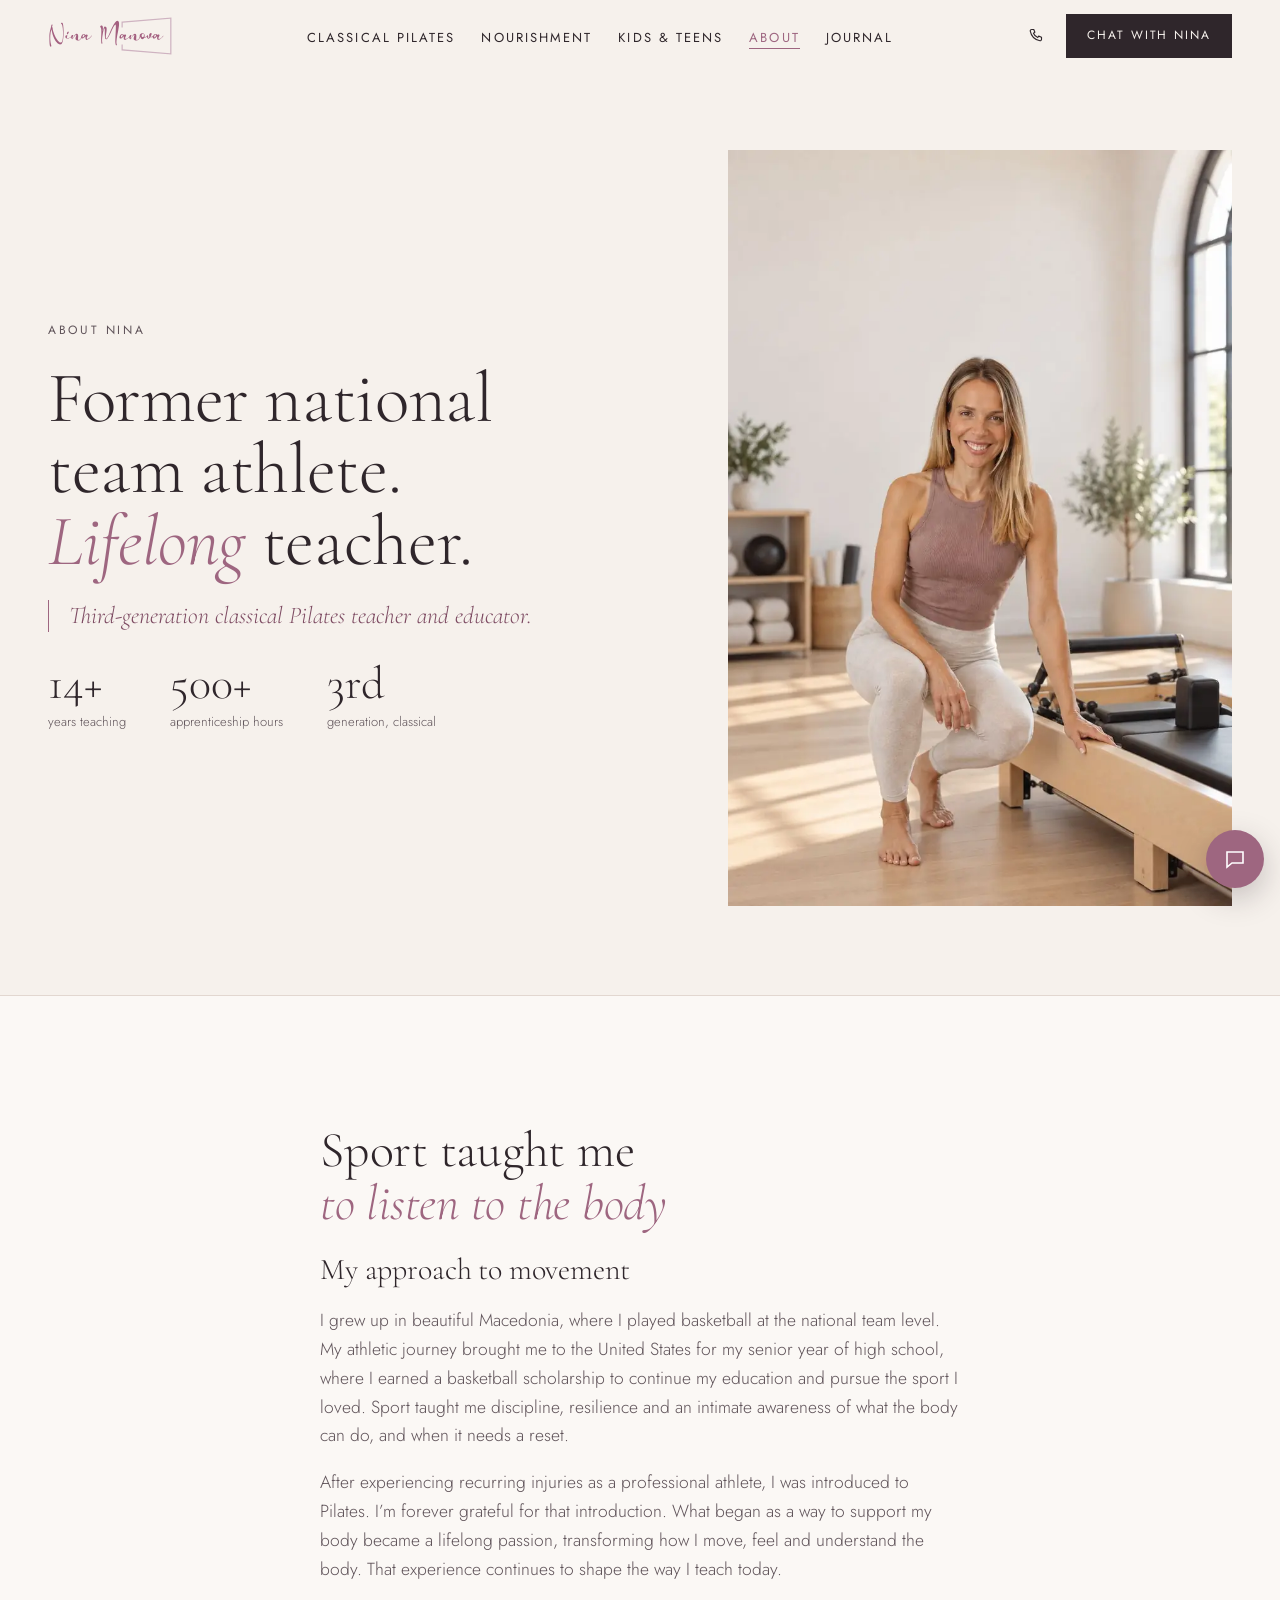
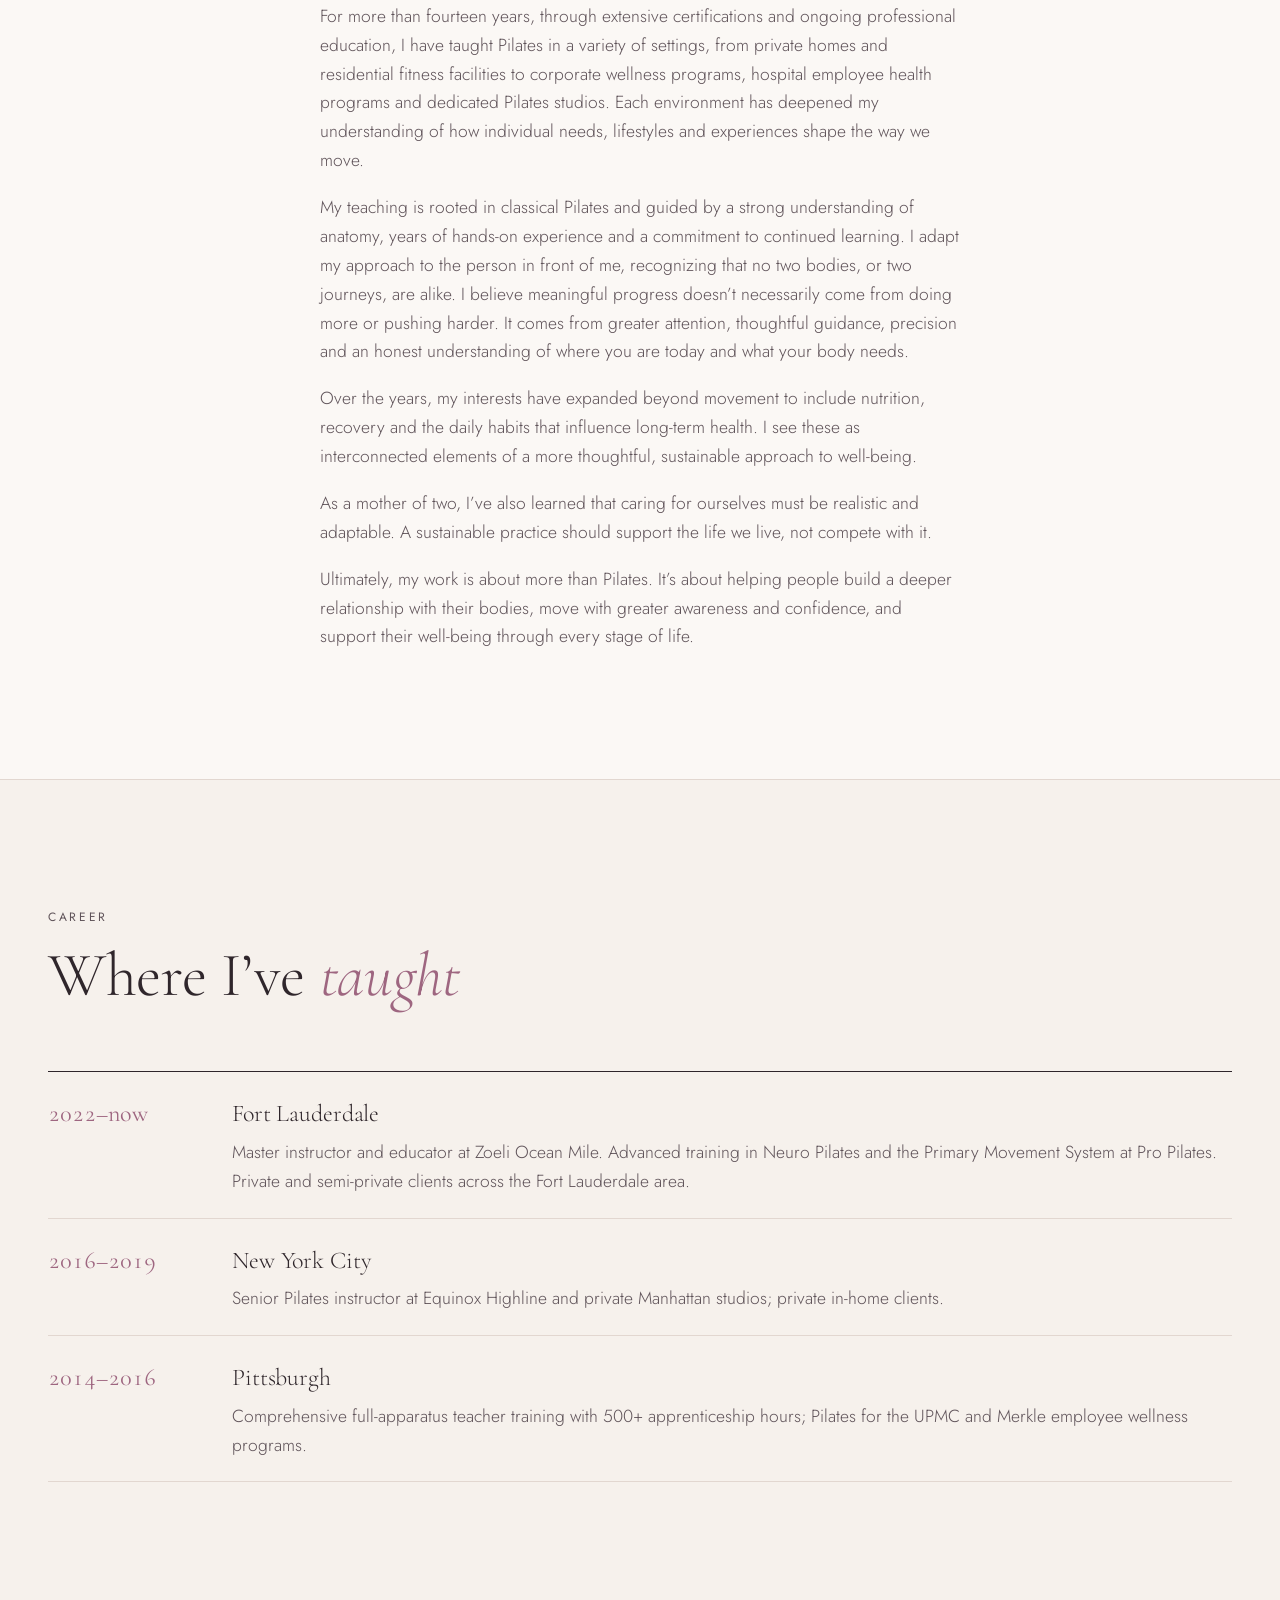
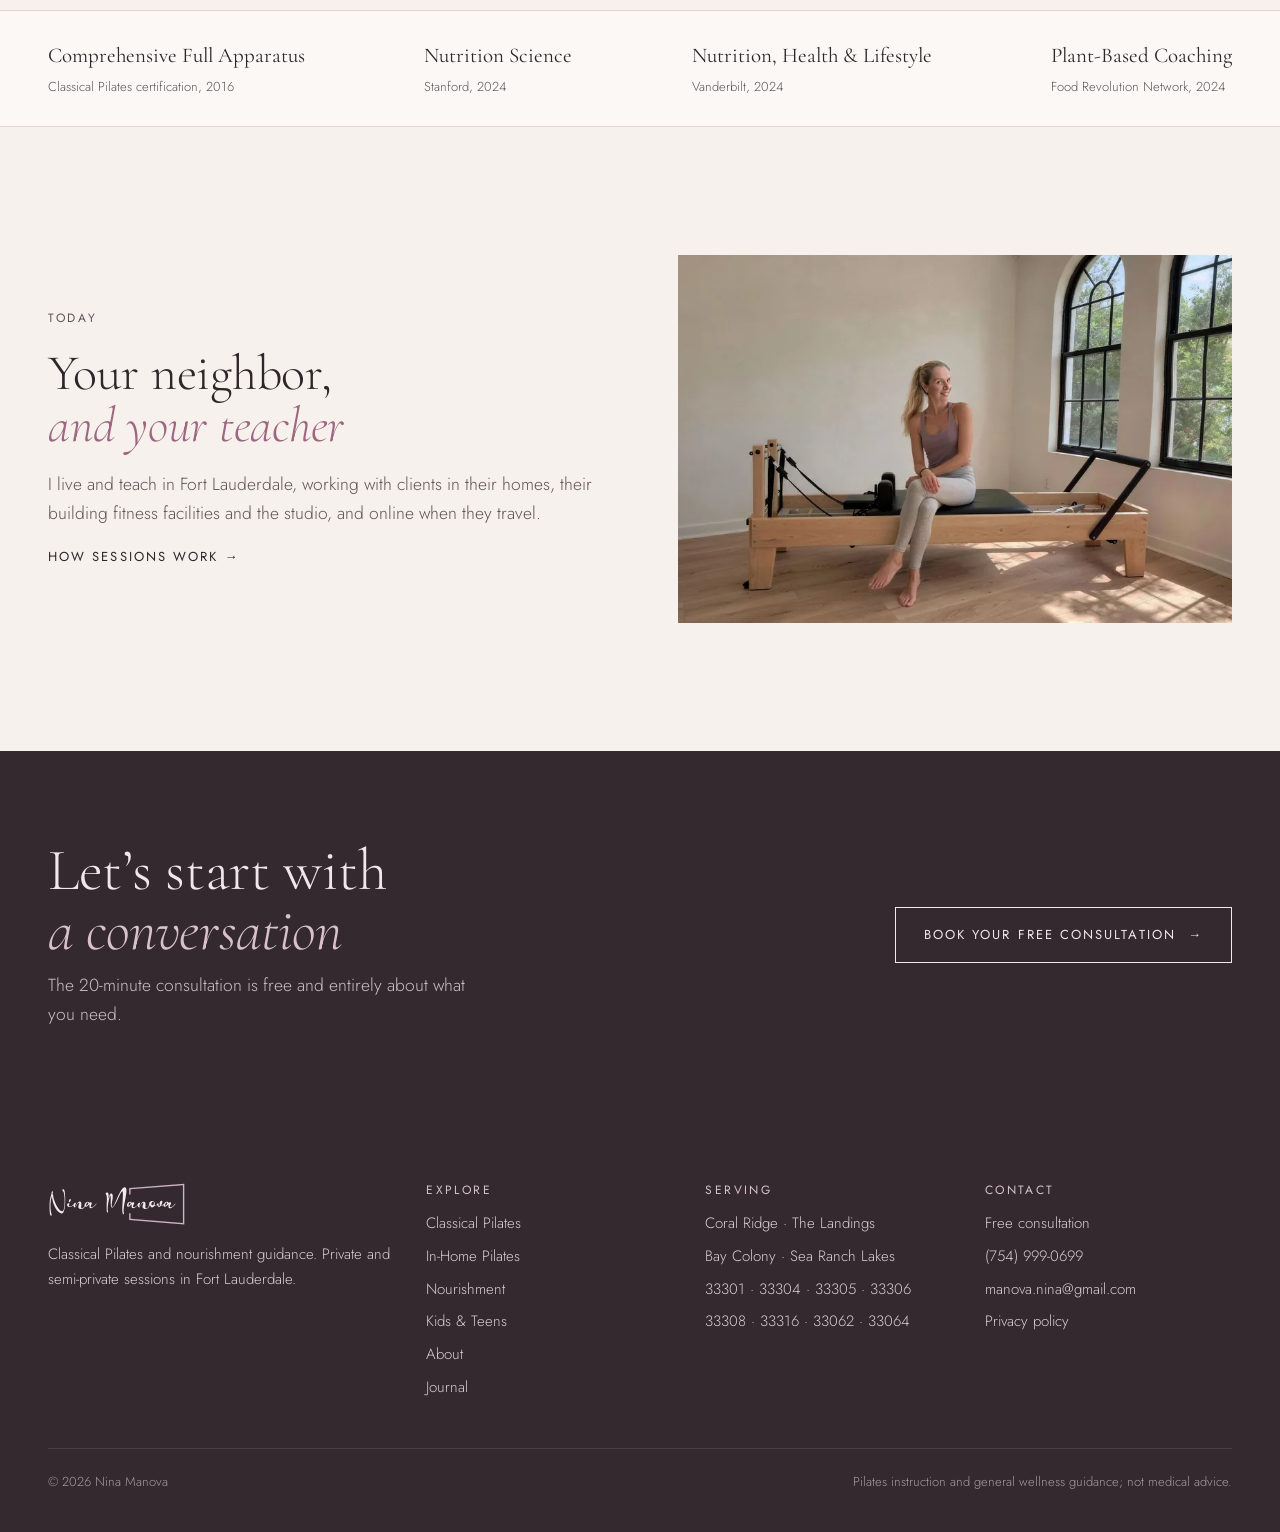
<file: about/index.html>
<!doctype html>
<html lang="en">
<head>
<meta charset="utf-8">
<meta name="viewport" content="width=device-width, initial-scale=1, viewport-fit=cover">
<script async src="https://www.googletagmanager.com/gtag/js?id=AW-18467051626"></script>
<script>window.dataLayer=window.dataLayer||[];function gtag(){dataLayer.push(arguments);}gtag('js',new Date());try{var q=location.search;if(/[?&]internal=1/.test(q))localStorage.setItem('nm_internal','1');if(/[?&]internal=0/.test(q))localStorage.removeItem('nm_internal');if(localStorage.getItem('nm_internal')==='1')gtag('set',{traffic_type:'internal'})}catch(e){}gtag('config','AW-18467051626');gtag('config','G-J1ZRW0LNW8');gtag('config','AW-18467051626/ujg7CJiLvIgdEOqw4-VE',{'phone_conversion_number':'(754) 999-0699'});</script>
<title>About Nina Manova · Classical Pilates Teacher</title>
<meta name="description" content="Former national team basketball player and third-generation classical Pilates teacher with 14+ years teaching in New York, Pittsburgh and Fort Lauderdale.">
<link rel="canonical" href="https://ninamanova.com/about/">
<meta property="og:type" content="website">
<meta property="og:site_name" content="Nina Manova">
<meta property="og:locale" content="en_US">
<meta property="og:title" content="About Nina Manova · Classical Pilates Teacher">
<meta property="og:description" content="Former national team basketball player and third-generation classical Pilates teacher with 14+ years teaching in New York, Pittsburgh and Fort Lauderdale.">
<meta property="og:url" content="https://ninamanova.com/about/">
<meta property="og:image" content="https://ninamanova.com/assets/img/og-share.jpg">
<meta property="og:image:width" content="1200">
<meta property="og:image:height" content="630">
<meta name="twitter:card" content="summary_large_image">
<meta name="geo.region" content="US-FL">
<meta name="geo.placename" content="Fort Lauderdale">
<link rel="icon" href="/assets/img/favicon.svg" type="image/svg+xml">
<link rel="icon" href="/assets/img/favicon-32.png" sizes="32x32" type="image/png">
<link rel="apple-touch-icon" href="/assets/img/apple-touch-icon.png">
<link rel="preconnect" href="https://fonts.googleapis.com">
<link rel="preconnect" href="https://fonts.gstatic.com" crossorigin>
<link rel="preload" as="style" href="https://fonts.googleapis.com/css2?family=Cormorant+Garamond:ital,wght@0,300;0,400;0,500;1,300;1,400&family=Jost:wght@300;400;500&display=swap">
<link rel="stylesheet" href="https://fonts.googleapis.com/css2?family=Cormorant+Garamond:ital,wght@0,300;0,400;0,500;1,300;1,400&family=Jost:wght@300;400;500&display=swap" media="print" onload="this.media='all'">
<noscript><link rel="stylesheet" href="https://fonts.googleapis.com/css2?family=Cormorant+Garamond:ital,wght@0,300;0,400;0,500;1,300;1,400&family=Jost:wght@300;400;500&display=swap"></noscript>
<link rel="stylesheet" href="/assets/css/styles.css">
</head>
<body>
<a class="skip" href="#main">Skip to content</a>
<nav class="nav" aria-label="Main"><div class="container">
<a href="/" aria-label="Nina Manova home"><img class="logo" src="/assets/img/logo.svg" alt="Nina Manova" width="357" height="114"></a>
<ul><li><a class="u" href="/classical-pilates/">Classical Pilates</a></li><li><a class="u" href="/nourishment/">Nourishment</a></li><li><a class="u" href="/kids/">Kids &amp; Teens</a></li><li><a class="u" href="/about/" aria-current="page">About</a></li><li><a class="u" href="/journal/">Journal</a></li></ul>
<div class="nav-cta"><a class="nav-call" href="tel:+17549990699" aria-label="Call or text Nina at (754) 999-0699"><svg viewBox="0 0 24 24" aria-hidden="true"><path d="M6.6 3.5h3l1.5 4-2 1.3a11 11 0 0 0 6.1 6.1l1.3-2 4 1.5v3a2 2 0 0 1-2.2 2A17.5 17.5 0 0 1 4.6 5.7a2 2 0 0 1 2-2.2z"/></svg><span>(754) 999-0699</span></a>
<button class="btn sm solid" type="button" data-chat>Chat with Nina</button></div>
<button class="menu-btn" type="button" aria-expanded="false">Menu</button>
</div></nav>
<main id="main">
<section class="phero portrait"><div class="container">
<div class="copy"><span class="eyebrow">About Nina</span><h1>Former national team athlete. <em>Lifelong</em> teacher.</h1>
<p class="lineage">Third-generation classical Pilates teacher and educator.</p>
<div class="facts"><div><b>14+</b><span>years teaching</span></div><div><b>500+</b><span>apprenticeship hours</span></div><div><b>3rd</b><span>generation, classical</span></div></div></div>
<figure><img src="/assets/img/hero-vertical.jpg" alt="Nina crouching beside a classical Pilates reformer in a bright studio" width="1024" height="1536" srcset="/assets/img/hero-vertical-480.webp 480w, /assets/img/hero-vertical-800.webp 800w, /assets/img/hero-vertical-1024.webp 1024w" sizes="(max-width:860px) 100vw, 50vw"></figure>
</div></section>

<section class="block paper"><div class="container"><div class="prose rv" style="margin-inline:auto">
<h2>Sport taught me <em>to listen to the body</em></h2>
<h3>My approach to movement</h3>
<p>I grew up in beautiful Macedonia, where I played basketball at the national team level. My athletic journey brought me to the United States for my senior year of high school, where I earned a basketball scholarship to continue my education and pursue the sport I loved. Sport taught me discipline, resilience and an intimate awareness of what the body can do, and when it needs a reset.</p>
<p>After experiencing recurring injuries as a professional athlete, I was introduced to Pilates. I’m forever grateful for that introduction. What began as a way to support my body became a lifelong passion, transforming how I move, feel and understand the body. That experience continues to shape the way I teach today.</p>
<p>For more than fourteen years, through extensive certifications and ongoing professional education, I have taught Pilates in a variety of settings, from private homes and residential fitness facilities to corporate wellness programs, hospital employee health programs and dedicated Pilates studios. Each environment has deepened my understanding of how individual needs, lifestyles and experiences shape the way we move.</p>
<p>My teaching is rooted in classical Pilates and guided by a strong understanding of anatomy, years of hands-on experience and a commitment to continued learning. I adapt my approach to the person in front of me, recognizing that no two bodies, or two journeys, are alike. I believe meaningful progress doesn’t necessarily come from doing more or pushing harder. It comes from greater attention, thoughtful guidance, precision and an honest understanding of where you are today and what your body needs.</p>
<p>Over the years, my interests have expanded beyond movement to include nutrition, recovery and the daily habits that influence long-term health. I see these as interconnected elements of a more thoughtful, sustainable approach to well-being.</p>
<p>As a mother of two, I’ve also learned that caring for ourselves must be realistic and adaptable. A sustainable practice should support the life we live, not compete with it.</p>
<p>Ultimately, my work is about more than Pilates. It’s about helping people build a deeper relationship with their bodies, move with greater awareness and confidence, and support their well-being through every stage of life.</p>
</div></div></section>

<section class="block"><div class="container">
<div class="head rv"><span class="eyebrow">Career</span><h2>Where I’ve <em>taught</em></h2></div>
<div class="timeline rv">
<div class="tl"><b>2022–now</b><div><h3>Fort Lauderdale</h3><p>Master instructor and educator at Zoeli Ocean Mile. Advanced training in Neuro Pilates and the Primary Movement System at Pro Pilates. Private and semi-private clients across the Fort Lauderdale area.</p></div></div>
<div class="tl"><b>2016–2019</b><div><h3>New York City</h3><p>Senior Pilates instructor at Equinox Highline and private Manhattan studios; private in-home clients.</p></div></div>
<div class="tl"><b>2014–2016</b><div><h3>Pittsburgh</h3><p>Comprehensive full-apparatus teacher training with 500+ apprenticeship hours; Pilates for the UPMC and Merkle employee wellness programs.</p></div></div>
</div>
</div></section>

<div class="creds"><div class="container">
<div><b>Comprehensive Full Apparatus</b><span>Classical Pilates certification, 2016</span></div>
<div><b>Nutrition Science</b><span>Stanford, 2024</span></div>
<div><b>Nutrition, Health &amp; Lifestyle</b><span>Vanderbilt, 2024</span></div>
<div><b>Plant-Based Coaching</b><span>Food Revolution Network, 2024</span></div>
</div></div>

<section class="block"><div class="container split rev">
<figure class="rv"><img src="/assets/img/reformer-studio.jpg" alt="Nina seated on a classical Pilates reformer in a sunlit studio" loading="lazy" srcset="/assets/img/reformer-studio-480.webp 480w, /assets/img/reformer-studio-800.webp 800w, /assets/img/reformer-studio-1200.webp 1200w, /assets/img/reformer-studio-1600.webp 1600w" sizes="(max-width:860px) 100vw, 50vw"></figure>
<div class="prose rv"><span class="eyebrow">Today</span><h2>Your neighbor, <em>and your teacher</em></h2>
<p>I live and teach in Fort Lauderdale, working with clients in their homes, their building fitness facilities and the studio, and online when they travel.</p>
<a class="u more" href="/classical-pilates/">How sessions work →</a></div>
</div></section>
<section class="band"><div class="container">
<div><h2>Let’s start with <em>a conversation</em></h2><p>The 20-minute consultation is free and entirely about what you need.</p></div>
<a class="btn light" href="/begin/">Book your free consultation <span class="arr">→</span></a>
</div></section>
</main>
<footer><div class="container">
<div class="grid">
<div><img class="flogo" src="/assets/img/logo-light.svg" alt="Nina Manova" width="357" height="114" loading="lazy"><p>Classical Pilates and nourishment guidance. Private and semi-private sessions in Fort Lauderdale.</p></div>
<div><h2 class="fh">Explore</h2><ul><li><a class="u" href="/classical-pilates/">Classical Pilates</a></li><li><a class="u" href="/in-home-pilates/">In-Home Pilates</a></li><li><a class="u" href="/nourishment/">Nourishment</a></li><li><a class="u" href="/kids/">Kids &amp; Teens</a></li><li><a class="u" href="/about/">About</a></li><li><a class="u" href="/journal/">Journal</a></li></ul></div>
<div><h2 class="fh">Serving</h2><ul><li>Coral Ridge · The Landings</li><li>Bay Colony · Sea Ranch Lakes</li><li>33301 · 33304 · 33305 · 33306</li><li>33308 · 33316 · 33062 · 33064</li></ul></div>
<div><h2 class="fh">Contact</h2><ul><li><a class="u" href="/begin/">Free consultation</a></li><li><a class="u" href="tel:+17549990699">(754) 999-0699</a></li><li><a class="u" href="mailto:manova.nina@gmail.com">manova.nina@gmail.com</a></li><li><a class="u" href="/privacy/">Privacy policy</a></li></ul></div>
</div>
<div class="fine"><span>© 2026 Nina Manova</span><span>Pilates instruction and general wellness guidance; not medical advice.</span></div>
</div></footer>
<div class="mcta"><a href="tel:+17549990699"><svg viewBox="0 0 24 24" aria-hidden="true"><path d="M6.6 3.5h3l1.5 4-2 1.3a11 11 0 0 0 6.1 6.1l1.3-2 4 1.5v3a2 2 0 0 1-2.2 2A17.5 17.5 0 0 1 4.6 5.7a2 2 0 0 1 2-2.2z"/></svg><span>(754) 999-0699</span></a><button type="button" data-chat><svg viewBox="0 0 24 24" aria-hidden="true"><path d="M4 5h16v11H9l-5 4z"/></svg>Chat<span class="wn">&nbsp;with Nina</span></button></div>
<button class="chat-btn" id="chatBtn" type="button" aria-expanded="false" aria-controls="chat" aria-label="Ask about sessions"><svg viewBox="0 0 24 24" aria-hidden="true"><path d="M4 5h16v11H9l-5 4z"/></svg></button>
<div class="chat" id="chat" data-clarity-mask="true" role="dialog" aria-label="Ask about sessions" hidden>
<header><div><b>Ask about sessions</b><small>Automated assistant · Nina replies personally</small></div><button type="button" id="chatClose" aria-label="Close chat">×</button></header>
<div class="msgs" id="msgs" data-clarity-mask="true" aria-live="polite"></div>
<form class="zip" id="zipForm"><input id="zipInput" inputmode="numeric" maxlength="5" placeholder="Your zip code" aria-label="Zip code" autocomplete="postal-code"><button class="btn sm solid" type="submit">Send</button></form>
</div>
<script src="/assets/js/site.js" defer></script>
</body>
</html>
</file>
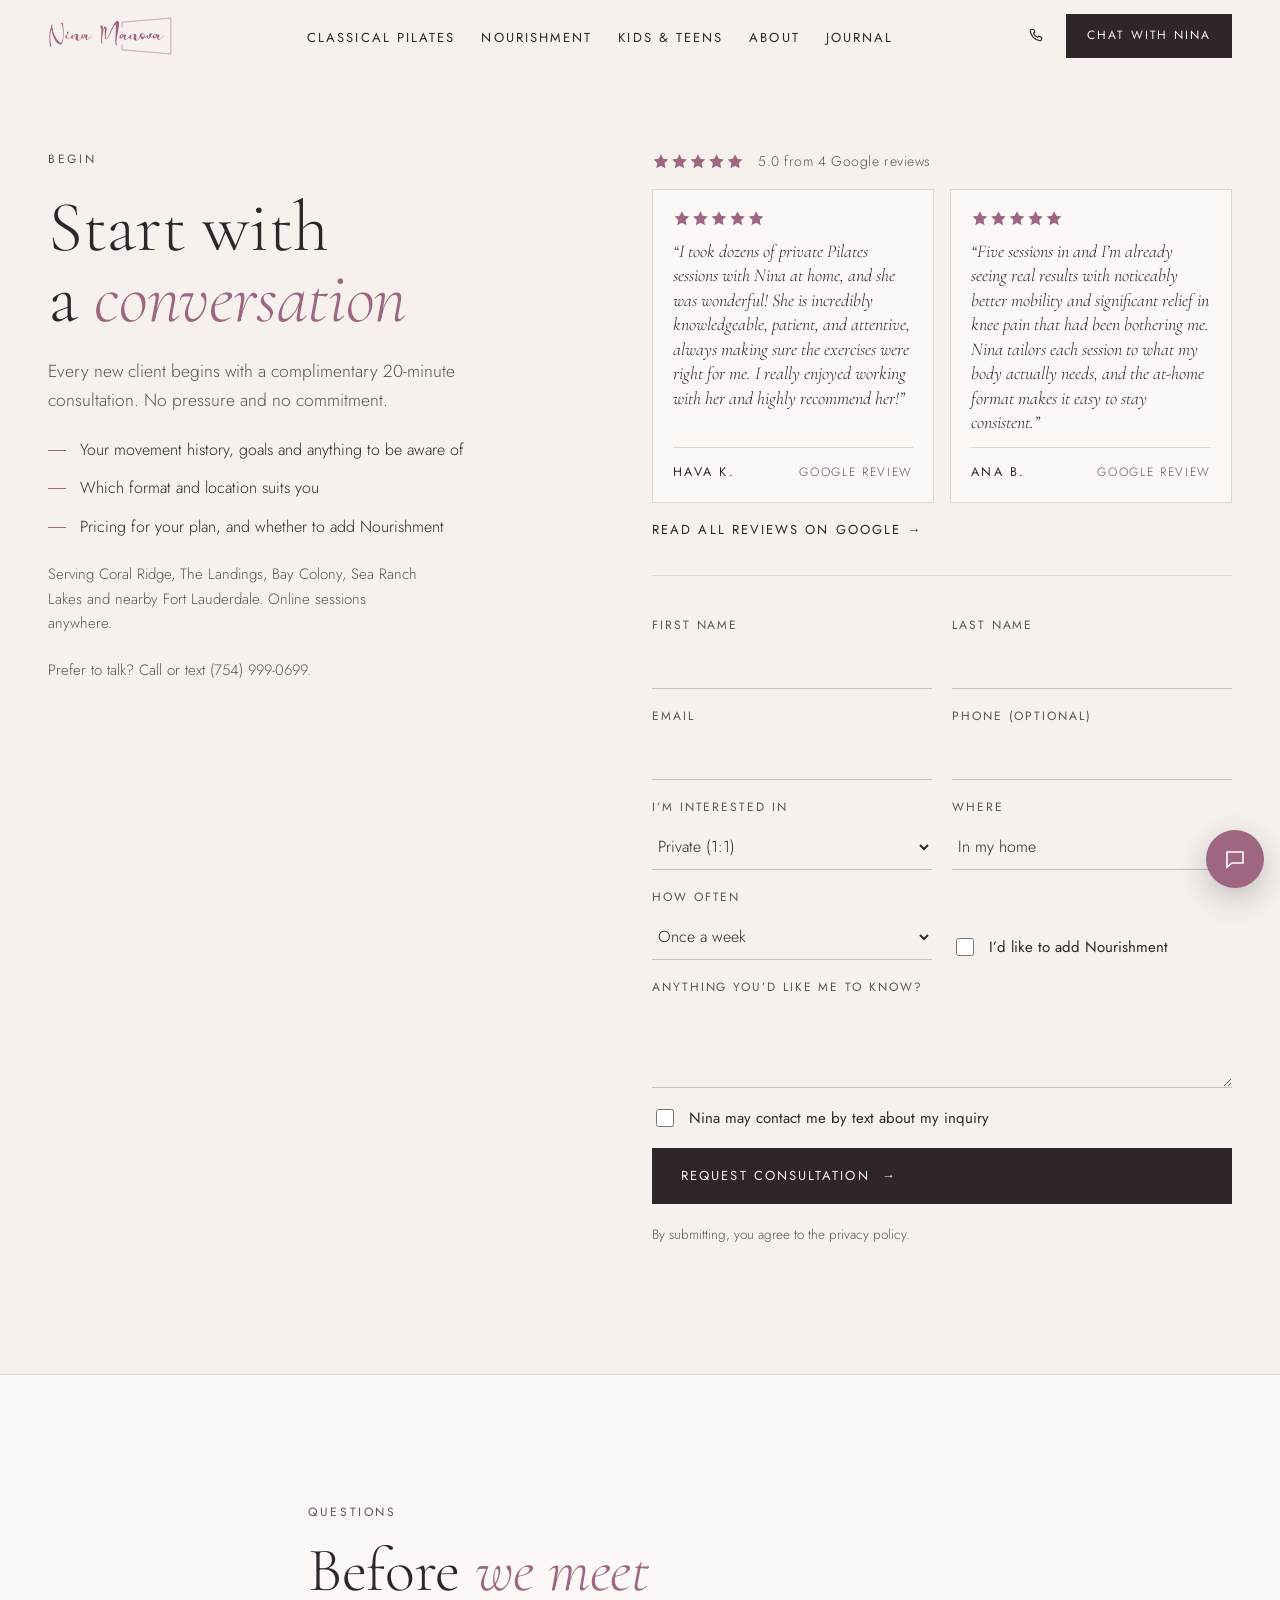
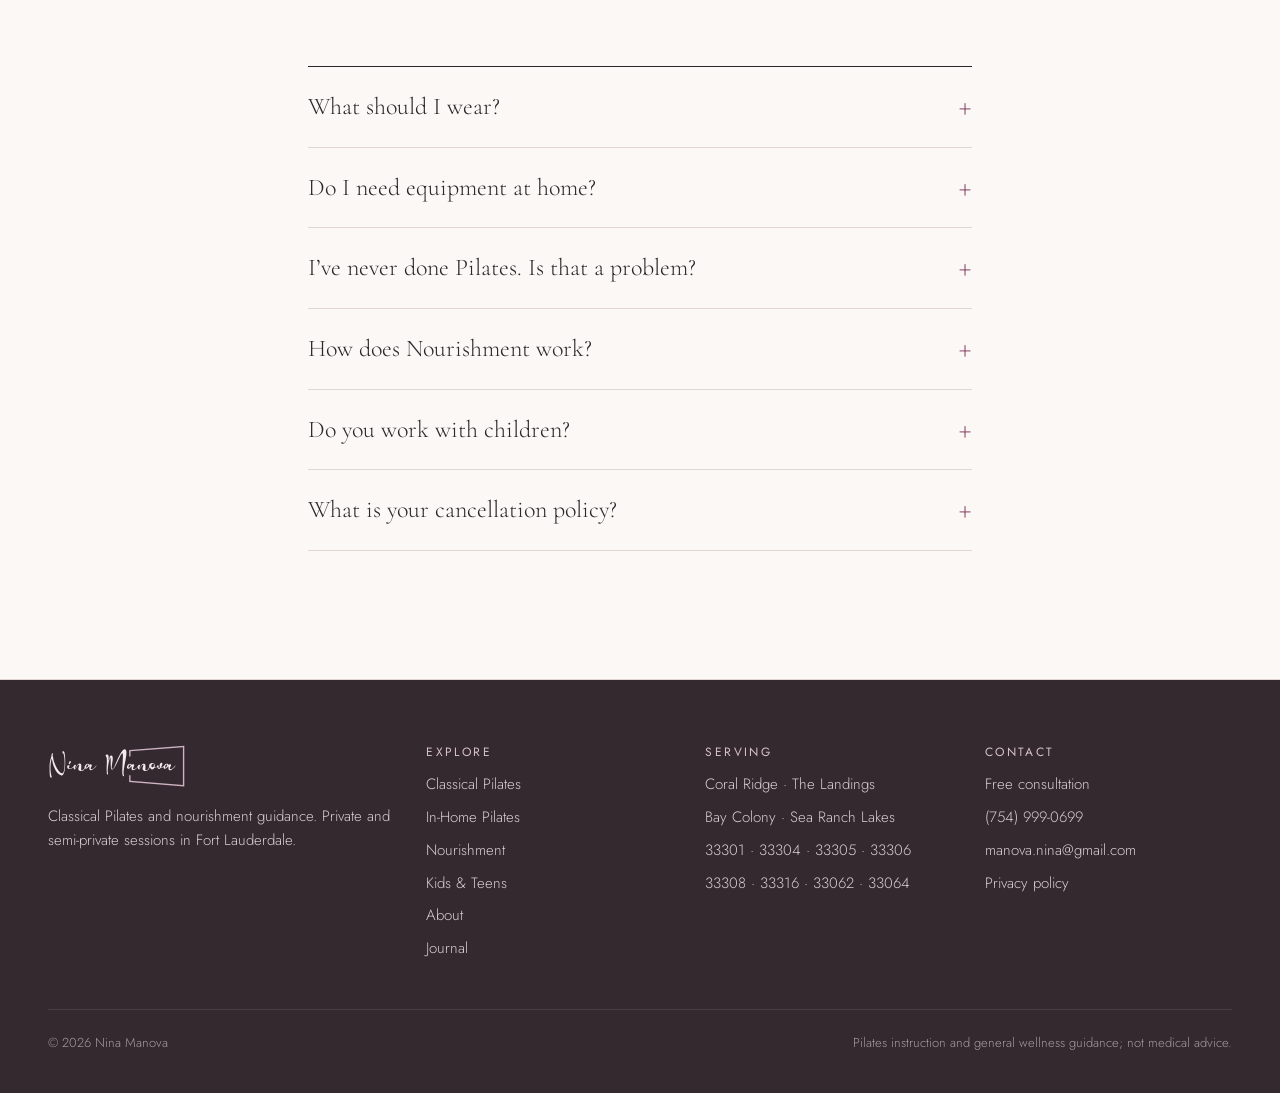
<file: begin/index.html>
<!doctype html>
<html lang="en">
<head>
<meta charset="utf-8">
<meta name="viewport" content="width=device-width, initial-scale=1, viewport-fit=cover">
<script async src="https://www.googletagmanager.com/gtag/js?id=AW-18467051626"></script>
<script>window.dataLayer=window.dataLayer||[];function gtag(){dataLayer.push(arguments);}gtag('js',new Date());try{var q=location.search;if(/[?&]internal=1/.test(q))localStorage.setItem('nm_internal','1');if(/[?&]internal=0/.test(q))localStorage.removeItem('nm_internal');if(localStorage.getItem('nm_internal')==='1')gtag('set',{traffic_type:'internal'})}catch(e){}gtag('config','AW-18467051626');gtag('config','G-J1ZRW0LNW8');gtag('config','AW-18467051626/ujg7CJiLvIgdEOqw4-VE',{'phone_conversion_number':'(754) 999-0699'});</script>
<title>Book a Free Consultation · Nina Manova</title>
<meta name="description" content="Start with a complimentary 20-minute consultation about your body, your goals and the right format for you. Private Pilates in Fort Lauderdale.">
<link rel="canonical" href="https://ninamanova.com/begin/">
<meta property="og:type" content="website">
<meta property="og:site_name" content="Nina Manova">
<meta property="og:locale" content="en_US">
<meta property="og:title" content="Book a Free Consultation · Nina Manova">
<meta property="og:description" content="Start with a complimentary 20-minute consultation about your body, your goals and the right format for you. Private Pilates in Fort Lauderdale.">
<meta property="og:url" content="https://ninamanova.com/begin/">
<meta property="og:image" content="https://ninamanova.com/assets/img/og-share.jpg">
<meta property="og:image:width" content="1200">
<meta property="og:image:height" content="630">
<meta name="twitter:card" content="summary_large_image">
<meta name="geo.region" content="US-FL">
<meta name="geo.placename" content="Fort Lauderdale">
<link rel="icon" href="/assets/img/favicon.svg" type="image/svg+xml">
<link rel="icon" href="/assets/img/favicon-32.png" sizes="32x32" type="image/png">
<link rel="apple-touch-icon" href="/assets/img/apple-touch-icon.png">
<link rel="preconnect" href="https://fonts.googleapis.com">
<link rel="preconnect" href="https://fonts.gstatic.com" crossorigin>
<link rel="preload" as="style" href="https://fonts.googleapis.com/css2?family=Cormorant+Garamond:ital,wght@0,300;0,400;0,500;1,300;1,400&family=Jost:wght@300;400;500&display=swap">
<link rel="stylesheet" href="https://fonts.googleapis.com/css2?family=Cormorant+Garamond:ital,wght@0,300;0,400;0,500;1,300;1,400&family=Jost:wght@300;400;500&display=swap" media="print" onload="this.media='all'">
<noscript><link rel="stylesheet" href="https://fonts.googleapis.com/css2?family=Cormorant+Garamond:ital,wght@0,300;0,400;0,500;1,300;1,400&family=Jost:wght@300;400;500&display=swap"></noscript>
<link rel="stylesheet" href="/assets/css/styles.css">
<script type="application/ld+json">{"@context": "https://schema.org", "@type": "FAQPage", "mainEntity": [{"@type": "Question", "name": "What should I wear?", "acceptedAnswer": {"@type": "Answer", "text": "Comfortable, fitted clothing you can move in, and grip socks or bare feet."}}, {"@type": "Question", "name": "Do I need equipment at home?", "acceptedAnswer": {"@type": "Answer", "text": "No. In-home sessions use a mat and small props Nina brings. Apparatus sessions happen in the studio."}}, {"@type": "Question", "name": "I’ve never done Pilates. Is that a problem?", "acceptedAnswer": {"@type": "Answer", "text": "Not at all. Every program starts from where you are, and the consultation is where we work that out."}}, {"@type": "Question", "name": "How does Nourishment work?", "acceptedAnswer": {"@type": "Answer", "text": "It is optional guidance added to your Pilates sessions: an intake at the start and short check-ins along the way. No meal plans, no diets."}}, {"@type": "Question", "name": "Do you work with children?", "acceptedAnswer": {"@type": "Answer", "text": "Yes. Nina teaches children and teens aged 6 to 17: private, siblings or friends, and parent and child sessions. A parent or guardian books and joins the consultation. See Kids & Teens."}}, {"@type": "Question", "name": "What is your cancellation policy?", "acceptedAnswer": {"@type": "Answer", "text": "Sessions can be rescheduled at no charge with at least 24 hours’ notice. Cancellations or no-shows within 24 hours of the session forfeit that session."}}]}</script>
</head>
<body>
<a class="skip" href="#main">Skip to content</a>
<nav class="nav" aria-label="Main"><div class="container">
<a href="/" aria-label="Nina Manova home"><img class="logo" src="/assets/img/logo.svg" alt="Nina Manova" width="357" height="114"></a>
<ul><li><a class="u" href="/classical-pilates/">Classical Pilates</a></li><li><a class="u" href="/nourishment/">Nourishment</a></li><li><a class="u" href="/kids/">Kids &amp; Teens</a></li><li><a class="u" href="/about/">About</a></li><li><a class="u" href="/journal/">Journal</a></li></ul>
<div class="nav-cta"><a class="nav-call" href="tel:+17549990699" aria-label="Call or text Nina at (754) 999-0699"><svg viewBox="0 0 24 24" aria-hidden="true"><path d="M6.6 3.5h3l1.5 4-2 1.3a11 11 0 0 0 6.1 6.1l1.3-2 4 1.5v3a2 2 0 0 1-2.2 2A17.5 17.5 0 0 1 4.6 5.7a2 2 0 0 1 2-2.2z"/></svg><span>(754) 999-0699</span></a>
<button class="btn sm solid" type="button" data-chat>Chat with Nina</button></div>
<button class="menu-btn" type="button" aria-expanded="false">Menu</button>
</div></nav>
<main id="main">
<section class="block begin" style="padding-top:clamp(40px,6vw,88px)"><div class="container grid">
<div class="copy"><span class="eyebrow">Begin</span><h1 style="font-size:clamp(44px,5.6vw,78px);line-height:1">Start with a <em>conversation</em></h1>
<p>Every new client begins with a complimentary 20-minute consultation. No pressure and no commitment.</p>
<ul class="expect"><li>Your movement history, goals and anything to be aware of</li><li>Which format and location suits you</li><li>Pricing for your plan, and whether to add Nourishment</li></ul>
<p style="font-size:15px">Serving Coral Ridge, The Landings, Bay Colony, Sea Ranch Lakes and nearby Fort Lauderdale. Online sessions anywhere.</p>
<p style="font-size:15px">Prefer to talk? Call or text <a class="u" href="tel:+17549990699">(754) 999-0699</a>.</p></div>
<div class="form-col">
<aside class="review-strip" data-reviews="begin_reviews" aria-label="Google reviews"><svg class="sym" aria-hidden="true" focusable="false"><symbol id="rv-star" viewBox="0 0 22 22"><path d="M11 1.6l2.9 6 6.6.9-4.8 4.6 1.2 6.5L11 16.5l-5.9 3.1 1.2-6.5-4.8-4.6 6.6-.9z"/></symbol></svg><p class="rating"><svg class="stars" viewBox="0 0 118 22" role="img" aria-label="5 out of 5 stars"><use href="#rv-star" x="0" width="22" height="22"/><use href="#rv-star" x="24" width="22" height="22"/><use href="#rv-star" x="48" width="22" height="22"/><use href="#rv-star" x="72" width="22" height="22"/><use href="#rv-star" x="96" width="22" height="22"/></svg><span>5.0 from 4 Google reviews</span></p>
<div class="strip-grid"><figure class="review"><svg class="stars" viewBox="0 0 118 22" role="img" aria-label="5 out of 5 stars"><use href="#rv-star" x="0" width="22" height="22"/><use href="#rv-star" x="24" width="22" height="22"/><use href="#rv-star" x="48" width="22" height="22"/><use href="#rv-star" x="72" width="22" height="22"/><use href="#rv-star" x="96" width="22" height="22"/></svg><blockquote>“I took dozens of private Pilates sessions with Nina at home, and she was wonderful! She is incredibly knowledgeable, patient, and attentive, always making sure the exercises were right for me. I really enjoyed working with her and highly recommend her!”</blockquote><figcaption><b>Hava K.</b><a class="review-src" href="https://www.google.com/maps?cid=9622273564447552983" target="_blank" rel="noopener" data-review-link="card" aria-label="Google review by Hava K. (opens in a new tab)">Google review</a></figcaption></figure><figure class="review"><svg class="stars" viewBox="0 0 118 22" role="img" aria-label="5 out of 5 stars"><use href="#rv-star" x="0" width="22" height="22"/><use href="#rv-star" x="24" width="22" height="22"/><use href="#rv-star" x="48" width="22" height="22"/><use href="#rv-star" x="72" width="22" height="22"/><use href="#rv-star" x="96" width="22" height="22"/></svg><blockquote>“Five sessions in and I’m already seeing real results with noticeably better mobility and significant relief in knee pain that had been bothering me. Nina tailors each session to what my body actually needs, and the at-home format makes it easy to stay consistent.”</blockquote><figcaption><b>Ana B.</b><a class="review-src" href="https://www.google.com/maps?cid=9622273564447552983" target="_blank" rel="noopener" data-review-link="card" aria-label="Google review by Ana B. (opens in a new tab)">Google review</a></figcaption></figure></div>
<a class="u more" href="https://www.google.com/maps?cid=9622273564447552983" target="_blank" rel="noopener" data-review-link="read_all" aria-label="Read all reviews on Google (opens in a new tab)">Read all reviews on Google <span aria-hidden="true">→</span></a></aside>
<form class="lead" data-clarity-mask="true" action="https://formspree.io/f/xnjbbked" method="POST" novalidate>
<input type="hidden" name="_subject" value="New consultation request · ninamanova.com">
<input type="hidden" name="source" value="website form">
<input type="text" name="_gotcha" tabindex="-1" autocomplete="off" aria-hidden="true" class="hp">
<div class="f"><label for="firstName">First name</label><input id="firstName" name="firstName" autocomplete="given-name" required></div>
<div class="f"><label for="lastName">Last name</label><input id="lastName" name="lastName" autocomplete="family-name" required></div>
<div class="f"><label for="email">Email</label><input id="email" name="email" type="email" autocomplete="email" required></div>
<div class="f"><label for="phone">Phone (optional)</label><input id="phone" name="phone" type="tel" autocomplete="tel"></div>
<div class="f"><label for="interest">I’m interested in</label><select id="interest" name="interest"><option>Private (1:1)</option><option>Semi-private (2 people)</option><option>Online</option><option>Kids &amp; teens</option><option>Not sure yet</option></select></div>
<div class="f"><label for="location">Where</label><select id="location" name="location"><option>In my home</option><option>My building gym</option><option>In studio</option><option>Flexible</option></select></div>
<div class="f"><label for="frequency">How often</label><select id="frequency" name="frequency"><option>Once a week</option><option>Twice a week</option><option>Three times a week</option><option>Not sure yet</option></select></div>
<div class="f" style="align-content:end"><label class="check" for="nourish"><input id="nourish" name="nourishment" type="checkbox"> I’d like to add Nourishment</label></div>
<div class="f full"><label for="message">Anything you’d like me to know?</label><textarea id="message" name="message"></textarea></div>
<div class="f full"><label class="check" for="consent"><input id="consent" name="smsConsent" type="checkbox"> Nina may contact me by text about my inquiry</label></div>
<div class="f full"><button class="btn solid" type="submit">Request consultation <span class="arr">→</span></button><p class="form-error" role="alert" hidden>Something went wrong sending your request. Please try again, or email manova.nina@gmail.com.</p><p class="fine-print">By submitting, you agree to the <a class="u" href="/privacy/">privacy policy</a>.</p></div>
</form>
</div>
</div></section>
<section class="block paper"><div class="container narrow">
<div class="head rv"><span class="eyebrow">Questions</span><h2>Before <em>we meet</em></h2></div>
<div class="faq rv">
<details><summary>What should I wear?</summary><p>Comfortable, fitted clothing you can move in, and grip socks or bare feet.</p></details>
<details><summary>Do I need equipment at home?</summary><p>No. In-home sessions use a mat and small props Nina brings. Apparatus sessions happen in the studio.</p></details>
<details><summary>I’ve never done Pilates. Is that a problem?</summary><p>Not at all. Every program starts from where you are, and the consultation is where we work that out.</p></details>
<details><summary>How does Nourishment work?</summary><p>It is optional guidance added to your Pilates sessions: an intake at the start and short check-ins along the way. No meal plans, no diets.</p></details>
<details><summary>Do you work with children?</summary><p>Yes. Nina teaches children and teens aged 6 to 17: private, siblings or friends, and parent and child sessions. A parent or guardian books and joins the consultation. See <a class="u" href="/kids/">Kids &amp; Teens</a>.</p></details>
<details><summary>What is your cancellation policy?</summary><p>Sessions can be rescheduled at no charge with at least 24 hours’ notice. Cancellations or no-shows within 24 hours of the session forfeit that session.</p></details>
</div>
</div></section>
</main>
<footer><div class="container">
<div class="grid">
<div><img class="flogo" src="/assets/img/logo-light.svg" alt="Nina Manova" width="357" height="114" loading="lazy"><p>Classical Pilates and nourishment guidance. Private and semi-private sessions in Fort Lauderdale.</p></div>
<div><h2 class="fh">Explore</h2><ul><li><a class="u" href="/classical-pilates/">Classical Pilates</a></li><li><a class="u" href="/in-home-pilates/">In-Home Pilates</a></li><li><a class="u" href="/nourishment/">Nourishment</a></li><li><a class="u" href="/kids/">Kids &amp; Teens</a></li><li><a class="u" href="/about/">About</a></li><li><a class="u" href="/journal/">Journal</a></li></ul></div>
<div><h2 class="fh">Serving</h2><ul><li>Coral Ridge · The Landings</li><li>Bay Colony · Sea Ranch Lakes</li><li>33301 · 33304 · 33305 · 33306</li><li>33308 · 33316 · 33062 · 33064</li></ul></div>
<div><h2 class="fh">Contact</h2><ul><li><a class="u" href="/begin/">Free consultation</a></li><li><a class="u" href="tel:+17549990699">(754) 999-0699</a></li><li><a class="u" href="mailto:manova.nina@gmail.com">manova.nina@gmail.com</a></li><li><a class="u" href="/privacy/">Privacy policy</a></li></ul></div>
</div>
<div class="fine"><span>© 2026 Nina Manova</span><span>Pilates instruction and general wellness guidance; not medical advice.</span></div>
</div></footer>
<div class="mcta"><a href="tel:+17549990699"><svg viewBox="0 0 24 24" aria-hidden="true"><path d="M6.6 3.5h3l1.5 4-2 1.3a11 11 0 0 0 6.1 6.1l1.3-2 4 1.5v3a2 2 0 0 1-2.2 2A17.5 17.5 0 0 1 4.6 5.7a2 2 0 0 1 2-2.2z"/></svg><span>(754) 999-0699</span></a><button type="button" data-chat><svg viewBox="0 0 24 24" aria-hidden="true"><path d="M4 5h16v11H9l-5 4z"/></svg>Chat<span class="wn">&nbsp;with Nina</span></button></div>
<button class="chat-btn" id="chatBtn" type="button" aria-expanded="false" aria-controls="chat" aria-label="Ask about sessions"><svg viewBox="0 0 24 24" aria-hidden="true"><path d="M4 5h16v11H9l-5 4z"/></svg></button>
<div class="chat" id="chat" data-clarity-mask="true" role="dialog" aria-label="Ask about sessions" hidden>
<header><div><b>Ask about sessions</b><small>Automated assistant · Nina replies personally</small></div><button type="button" id="chatClose" aria-label="Close chat">×</button></header>
<div class="msgs" id="msgs" data-clarity-mask="true" aria-live="polite"></div>
<form class="zip" id="zipForm"><input id="zipInput" inputmode="numeric" maxlength="5" placeholder="Your zip code" aria-label="Zip code" autocomplete="postal-code"><button class="btn sm solid" type="submit">Send</button></form>
</div>
<script src="/assets/js/site.js" defer></script>
</body>
</html>
</file>
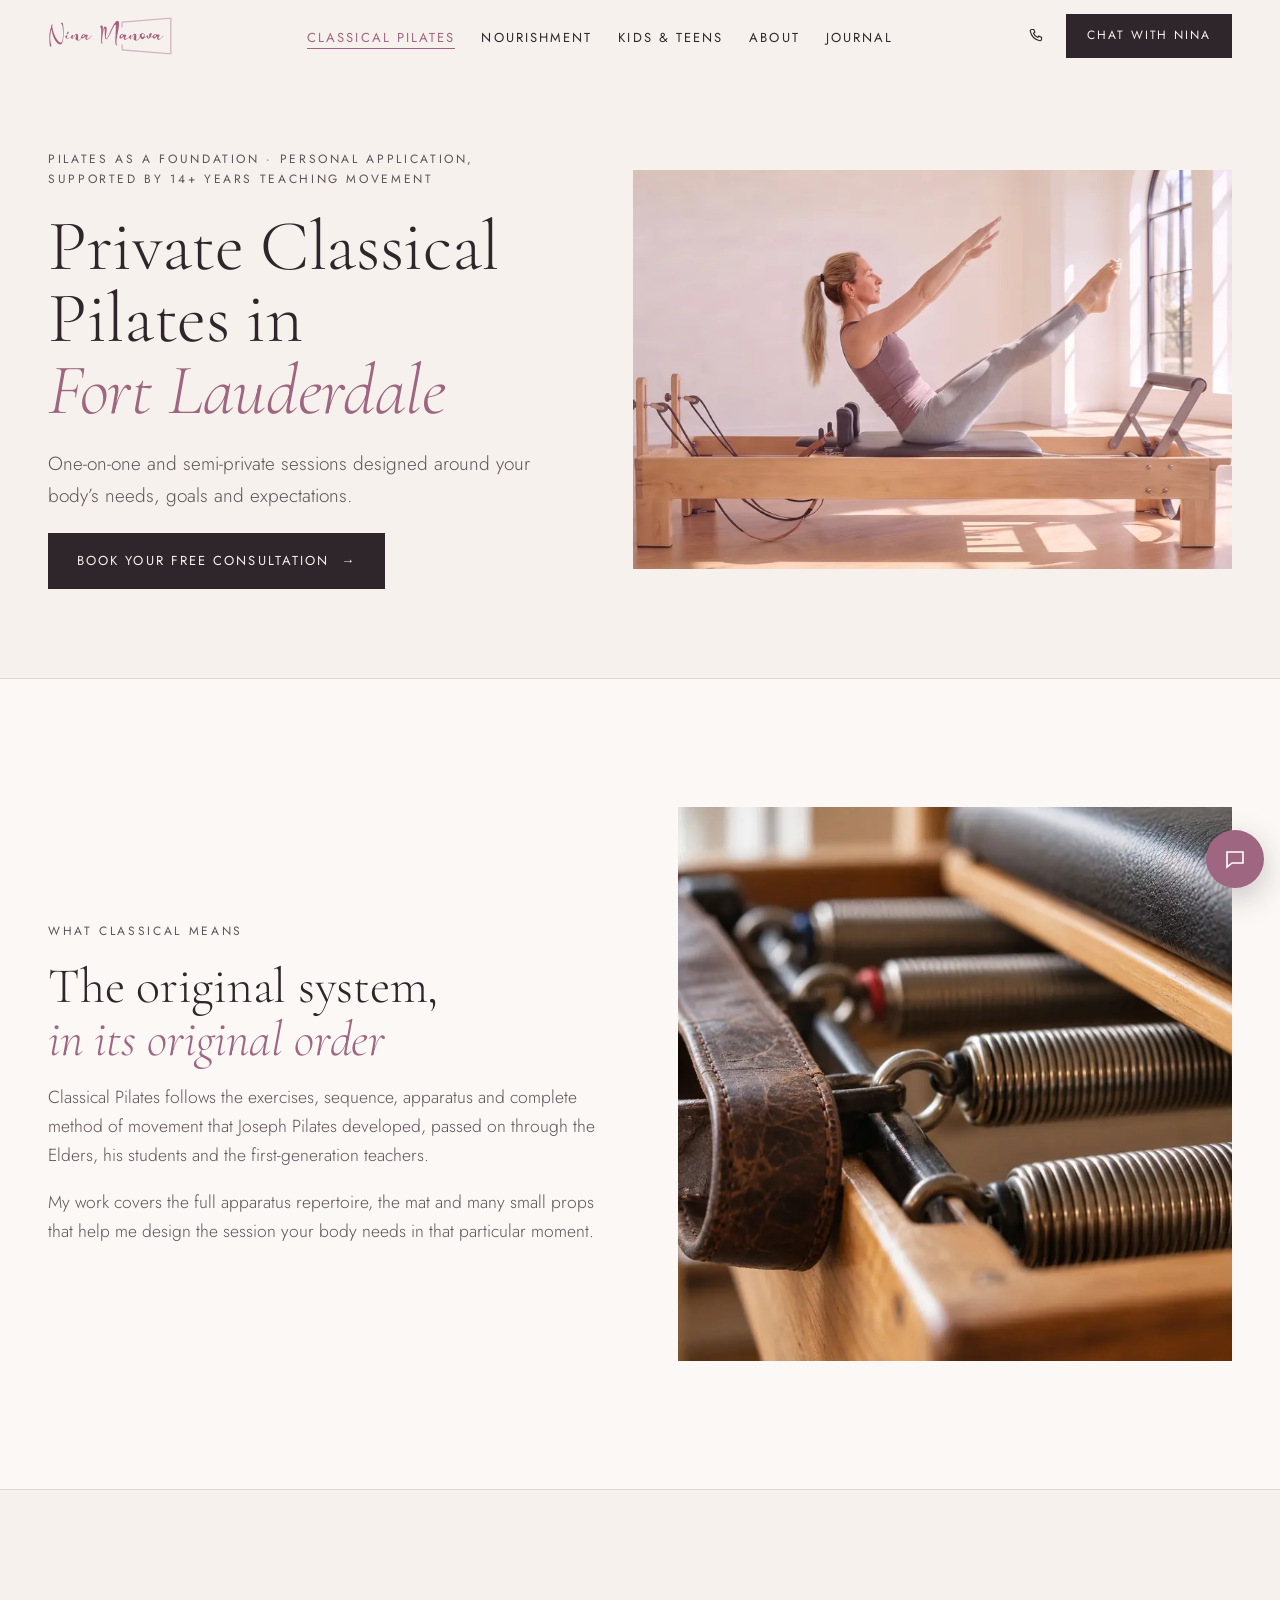
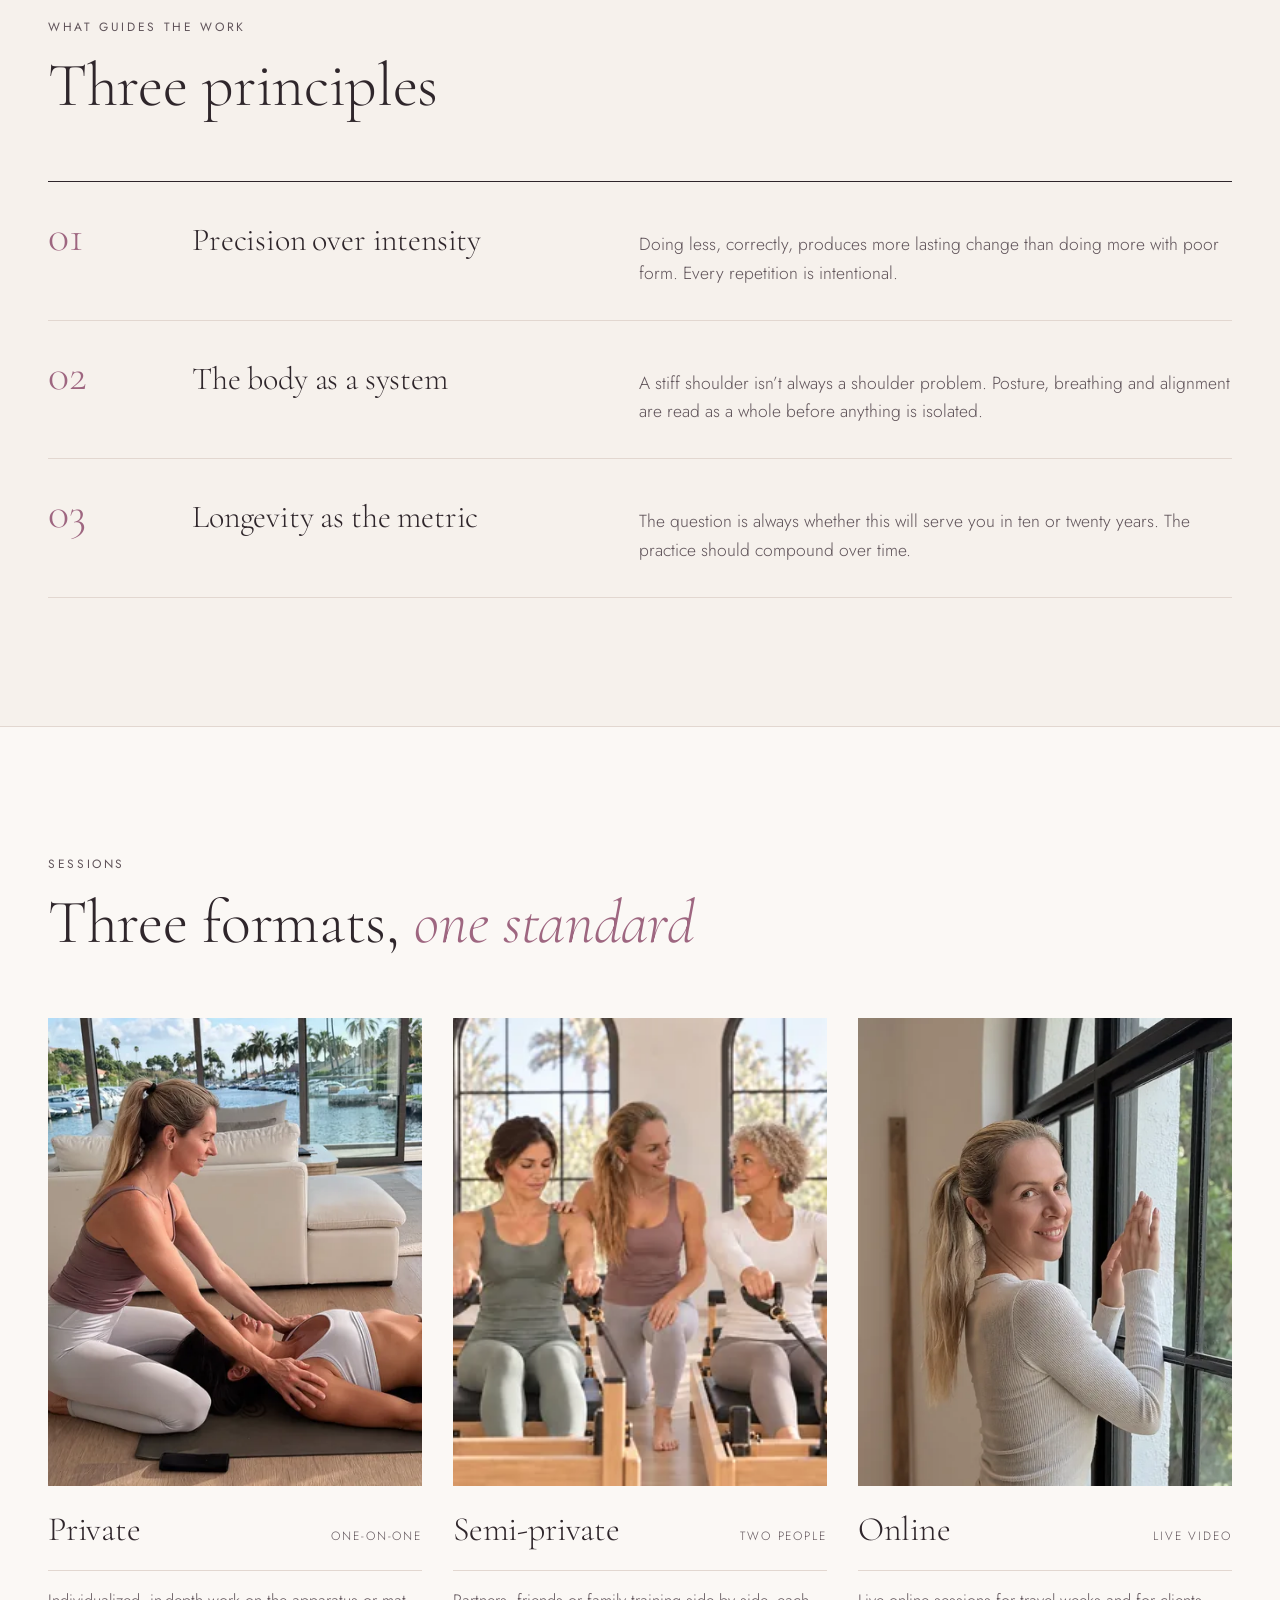
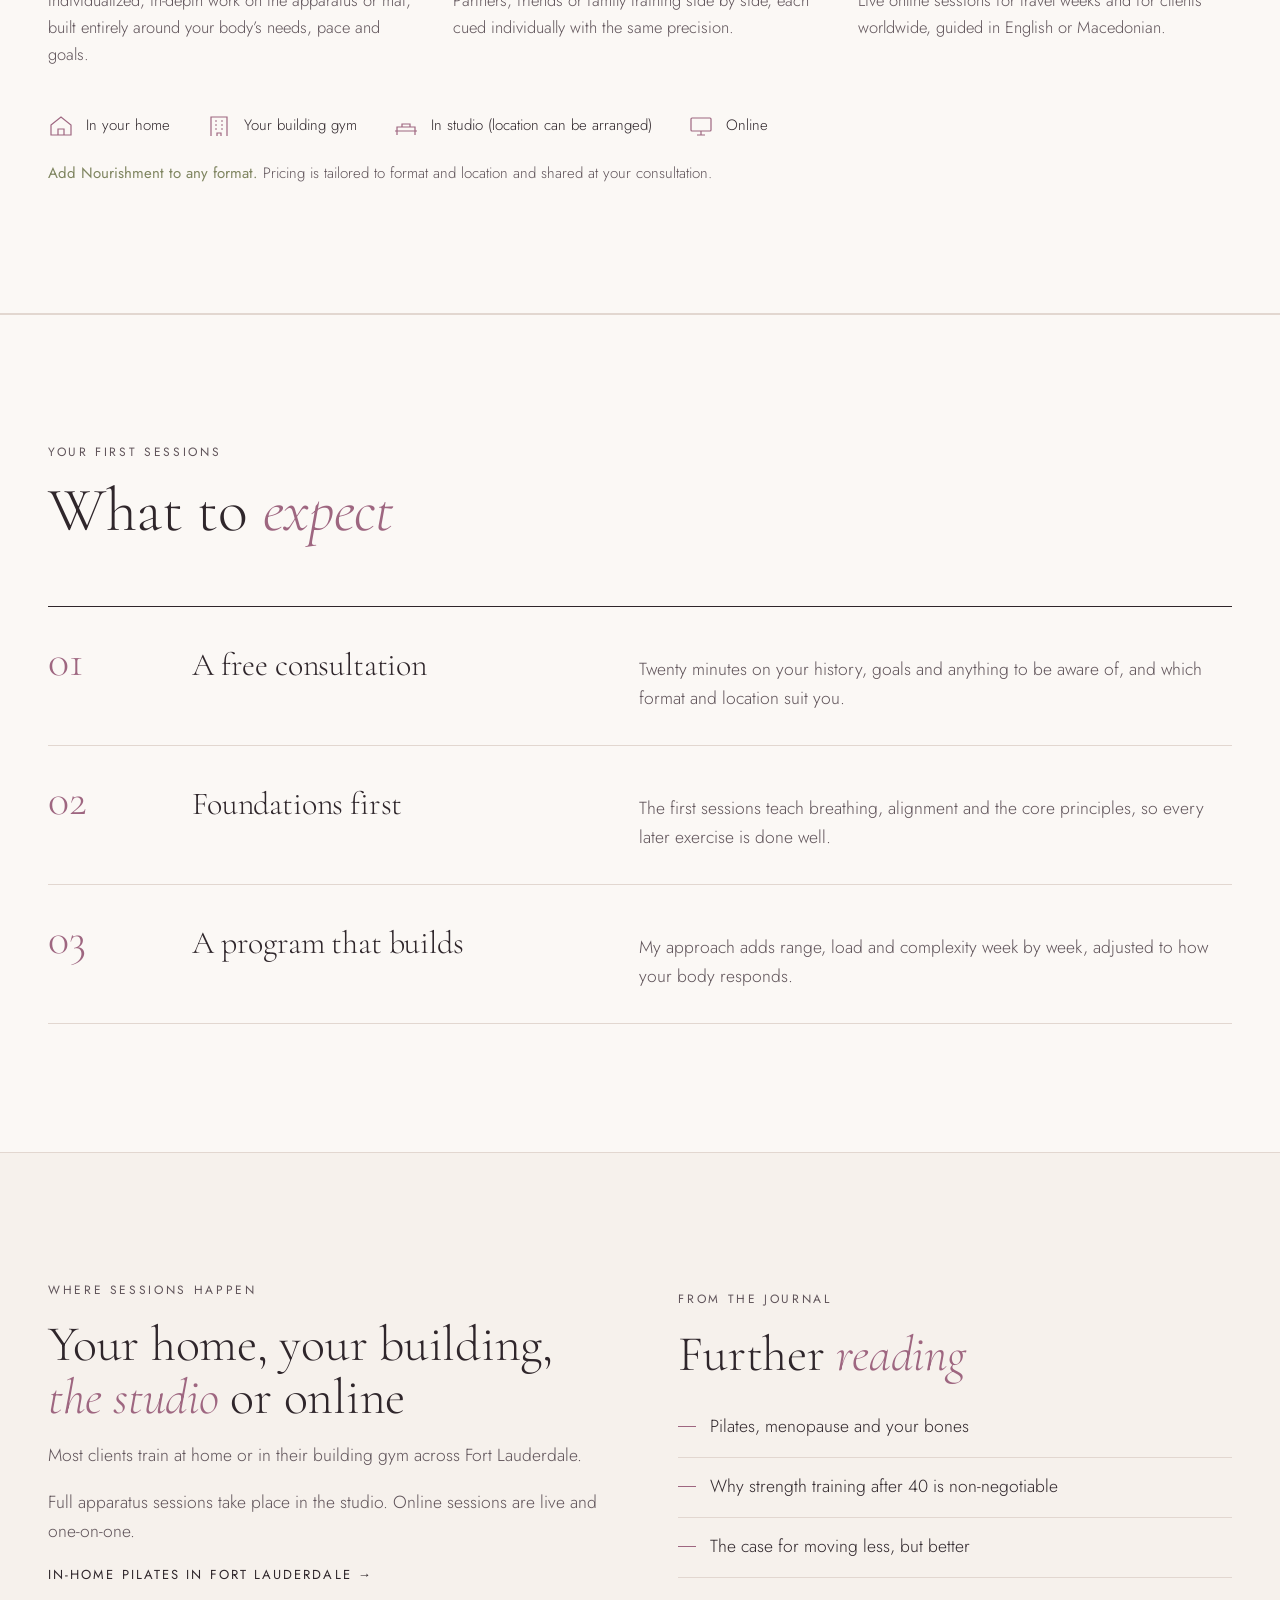
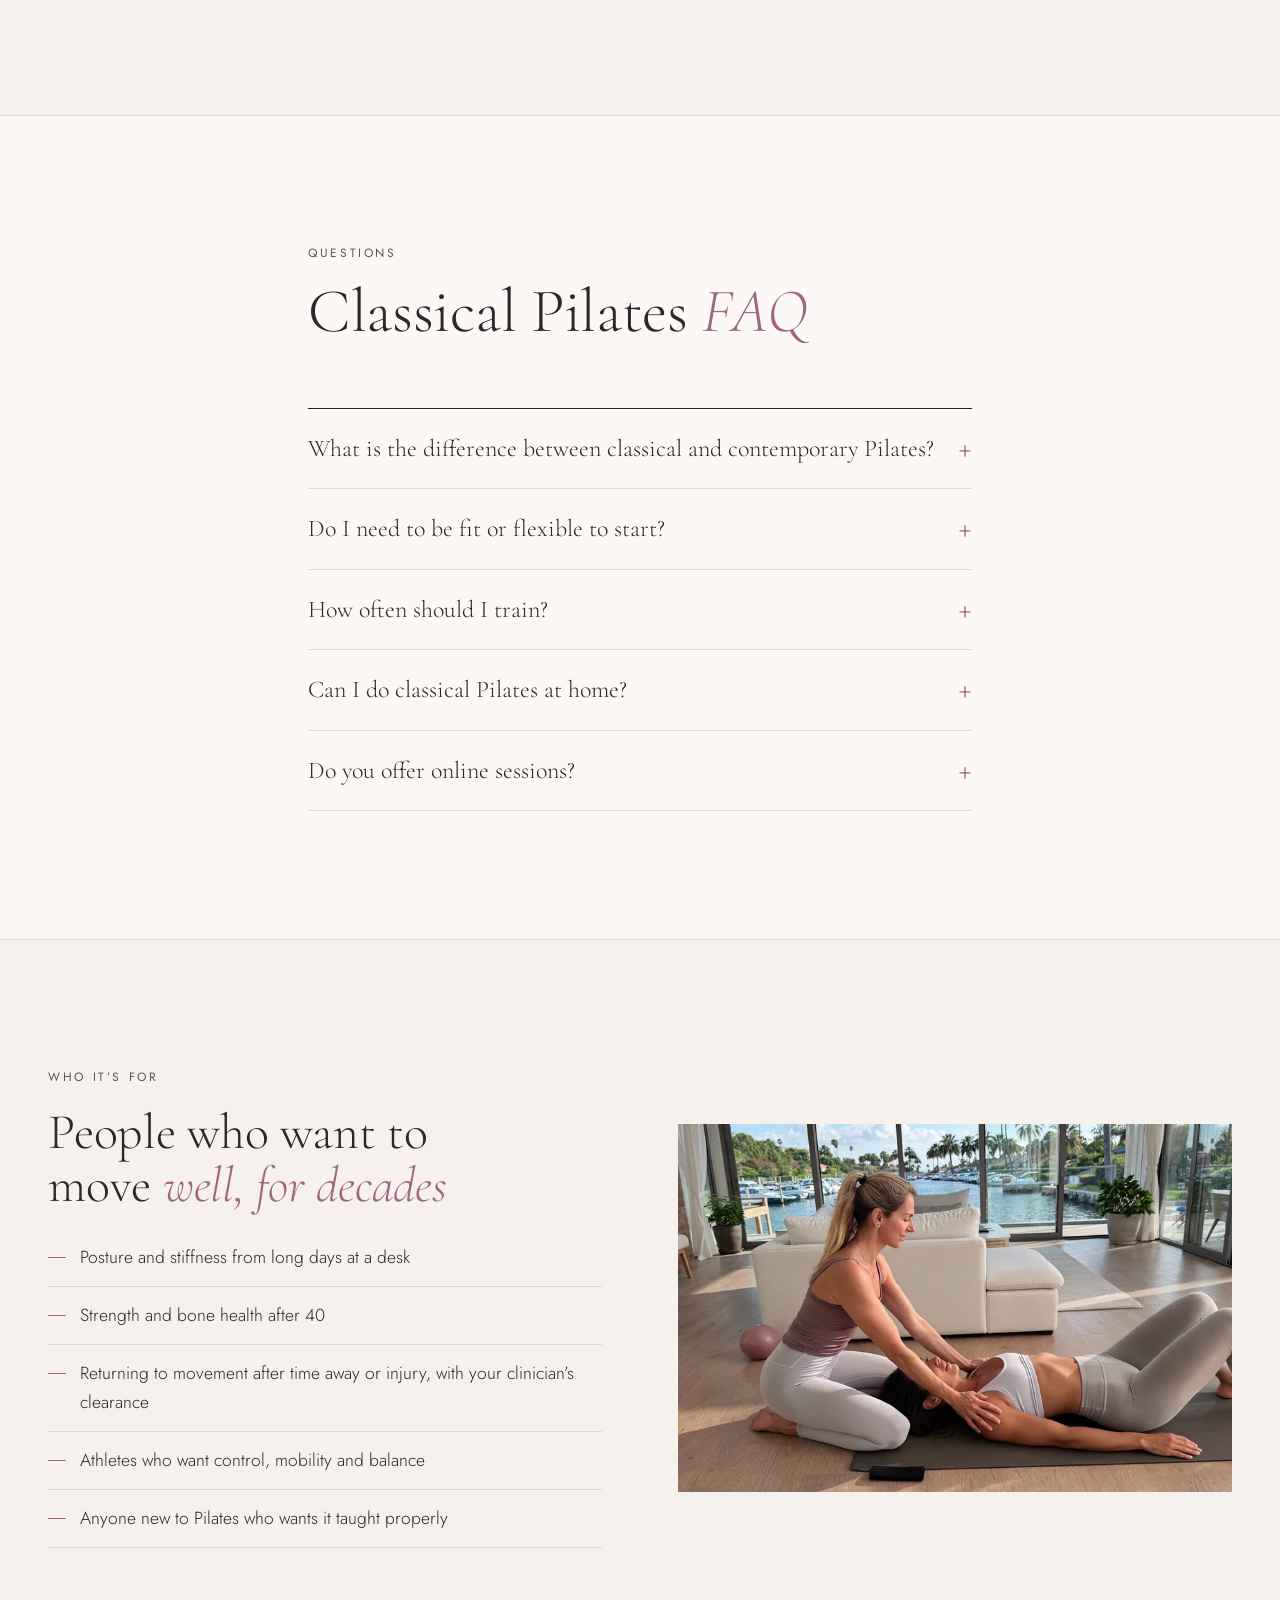
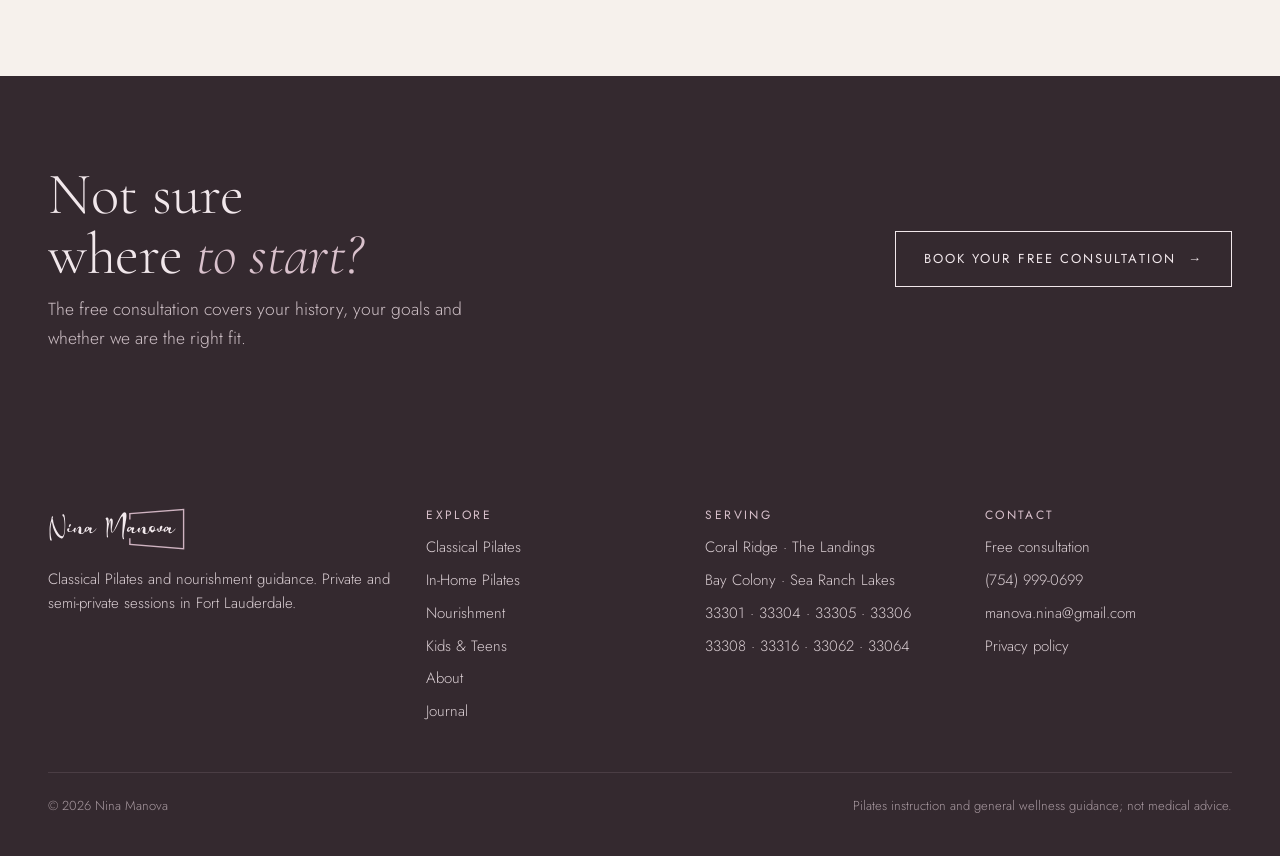
<file: classical-pilates/index.html>
<!doctype html>
<html lang="en">
<head>
<meta charset="utf-8">
<meta name="viewport" content="width=device-width, initial-scale=1, viewport-fit=cover">
<script async src="https://www.googletagmanager.com/gtag/js?id=AW-18467051626"></script>
<script>window.dataLayer=window.dataLayer||[];function gtag(){dataLayer.push(arguments);}gtag('js',new Date());try{var q=location.search;if(/[?&]internal=1/.test(q))localStorage.setItem('nm_internal','1');if(/[?&]internal=0/.test(q))localStorage.removeItem('nm_internal');if(localStorage.getItem('nm_internal')==='1')gtag('set',{traffic_type:'internal'})}catch(e){}gtag('config','AW-18467051626');gtag('config','G-J1ZRW0LNW8');gtag('config','AW-18467051626/ujg7CJiLvIgdEOqw4-VE',{'phone_conversion_number':'(754) 999-0699'});</script>
<title>Private Classical Pilates in Fort Lauderdale · Nina Manova</title>
<meta name="description" content="Private and semi-private classical Pilates in Fort Lauderdale, taught by a third-generation teacher. In your home, your building gym, the studio or online.">
<link rel="canonical" href="https://ninamanova.com/classical-pilates/">
<meta property="og:type" content="website">
<meta property="og:site_name" content="Nina Manova">
<meta property="og:locale" content="en_US">
<meta property="og:title" content="Private Classical Pilates in Fort Lauderdale · Nina Manova">
<meta property="og:description" content="Private and semi-private classical Pilates in Fort Lauderdale, taught by a third-generation teacher. In your home, your building gym, the studio or online.">
<meta property="og:url" content="https://ninamanova.com/classical-pilates/">
<meta property="og:image" content="https://ninamanova.com/assets/img/og-share.jpg">
<meta property="og:image:width" content="1200">
<meta property="og:image:height" content="630">
<meta name="twitter:card" content="summary_large_image">
<meta name="geo.region" content="US-FL">
<meta name="geo.placename" content="Fort Lauderdale">
<link rel="icon" href="/assets/img/favicon.svg" type="image/svg+xml">
<link rel="icon" href="/assets/img/favicon-32.png" sizes="32x32" type="image/png">
<link rel="apple-touch-icon" href="/assets/img/apple-touch-icon.png">
<link rel="preconnect" href="https://fonts.googleapis.com">
<link rel="preconnect" href="https://fonts.gstatic.com" crossorigin>
<link rel="preload" as="style" href="https://fonts.googleapis.com/css2?family=Cormorant+Garamond:ital,wght@0,300;0,400;0,500;1,300;1,400&family=Jost:wght@300;400;500&display=swap">
<link rel="stylesheet" href="https://fonts.googleapis.com/css2?family=Cormorant+Garamond:ital,wght@0,300;0,400;0,500;1,300;1,400&family=Jost:wght@300;400;500&display=swap" media="print" onload="this.media='all'">
<noscript><link rel="stylesheet" href="https://fonts.googleapis.com/css2?family=Cormorant+Garamond:ital,wght@0,300;0,400;0,500;1,300;1,400&family=Jost:wght@300;400;500&display=swap"></noscript>
<link rel="stylesheet" href="/assets/css/styles.css">
<script type="application/ld+json">{"@context": "https://schema.org", "@type": "Service", "name": "Private classical Pilates", "serviceType": "Private Pilates instruction", "provider": {"@id": "https://ninamanova.com/#business"}, "url": "https://ninamanova.com/classical-pilates/", "areaServed": [{"@type": "City", "name": "Fort Lauderdale, FL"}, {"@type": "Place", "name": "Coral Ridge, Fort Lauderdale"}, {"@type": "Place", "name": "The Landings, Fort Lauderdale"}, {"@type": "Place", "name": "Bay Colony, Fort Lauderdale"}, {"@type": "Place", "name": "Sea Ranch Lakes, FL"}, {"@type": "Place", "name": "Lauderdale-by-the-Sea, FL"}]}</script>
<script type="application/ld+json">{"@context": "https://schema.org", "@type": "FAQPage", "mainEntity": [{"@type": "Question", "name": "What is the difference between classical and contemporary Pilates?", "acceptedAnswer": {"@type": "Answer", "text": "Classical Pilates keeps Joseph Pilates' original exercises, order and apparatus. Contemporary styles change the repertoire, add other training methods or vary the order. Classical work builds on a set system, so progress is easy to measure."}}, {"@type": "Question", "name": "Do I need to be fit or flexible to start?", "acceptedAnswer": {"@type": "Answer", "text": "No. Every program starts from where you are today. The first sessions focus on breathing, alignment and the foundations, then build strength and range step by step."}}, {"@type": "Question", "name": "How often should I train?", "acceptedAnswer": {"@type": "Answer", "text": "Two sessions a week is the usual starting point for steady progress. Once a week maintains what you have; three a week suits people with a specific goal or timeline."}}, {"@type": "Question", "name": "Can I do classical Pilates at home?", "acceptedAnswer": {"@type": "Answer", "text": "Yes. In-home sessions use the mat and small props Nina brings. If your building gym has a reformer, sessions can use it. Full apparatus work happens in the studio."}}, {"@type": "Question", "name": "Do you offer online sessions?", "acceptedAnswer": {"@type": "Answer", "text": "Yes. Live one-to-one video sessions work well for travel weeks and for clients outside South Florida."}}]}</script>
<script type="application/ld+json">{"@context": "https://schema.org", "@type": "BreadcrumbList", "itemListElement": [{"@type": "ListItem", "position": 1, "name": "Home", "item": "https://ninamanova.com/"}, {"@type": "ListItem", "position": 2, "name": "Classical Pilates", "item": "https://ninamanova.com/classical-pilates/"}]}</script>
</head>
<body>
<a class="skip" href="#main">Skip to content</a>
<nav class="nav" aria-label="Main"><div class="container">
<a href="/" aria-label="Nina Manova home"><img class="logo" src="/assets/img/logo.svg" alt="Nina Manova" width="357" height="114"></a>
<ul><li><a class="u" href="/classical-pilates/" aria-current="page">Classical Pilates</a></li><li><a class="u" href="/nourishment/">Nourishment</a></li><li><a class="u" href="/kids/">Kids &amp; Teens</a></li><li><a class="u" href="/about/">About</a></li><li><a class="u" href="/journal/">Journal</a></li></ul>
<div class="nav-cta"><a class="nav-call" href="tel:+17549990699" aria-label="Call or text Nina at (754) 999-0699"><svg viewBox="0 0 24 24" aria-hidden="true"><path d="M6.6 3.5h3l1.5 4-2 1.3a11 11 0 0 0 6.1 6.1l1.3-2 4 1.5v3a2 2 0 0 1-2.2 2A17.5 17.5 0 0 1 4.6 5.7a2 2 0 0 1 2-2.2z"/></svg><span>(754) 999-0699</span></a>
<button class="btn sm solid" type="button" data-chat>Chat with Nina</button></div>
<button class="menu-btn" type="button" aria-expanded="false">Menu</button>
</div></nav>
<main id="main">
<section class="phero"><div class="container">
<div class="copy"><span class="eyebrow">Pilates as a foundation · personal application, supported by 14+ years teaching movement</span><h1>Private Classical Pilates in <em>Fort Lauderdale</em></h1>
<p class="lead">One-on-one and semi-private sessions designed around your body’s needs, goals and expectations.</p>
<div><a class="btn solid" href="/begin/">Book your free consultation <span class="arr">→</span></a></div></div>
<figure><img src="/assets/img/exercise.jpg" alt="Nina performing the Teaser on a classical reformer" width="1536" height="1024" srcset="/assets/img/exercise-480.webp 480w, /assets/img/exercise-800.webp 800w, /assets/img/exercise-1200.webp 1200w, /assets/img/exercise-1536.webp 1536w" sizes="(max-width:860px) 100vw, 50vw"></figure>
</div></section>

<section class="block paper"><div class="container split">
<div class="prose rv"><span class="eyebrow">What classical means</span><h2>The original system, <em>in its original order</em></h2>
<p>Classical Pilates follows the exercises, sequence, apparatus and complete method of movement that Joseph Pilates developed, passed on through the Elders, his students and the first-generation teachers.</p>
<p>My work covers the full apparatus repertoire, the mat and many small props that help me design the session your body needs in that particular moment.</p></div>
<figure class="rv"><img src="/assets/img/springs.jpg" alt="Springs and leather strap on a classical reformer" loading="lazy" srcset="/assets/img/springs-480.webp 480w, /assets/img/springs-800.webp 800w, /assets/img/springs-1200.webp 1200w, /assets/img/springs-1254.webp 1254w" sizes="(max-width:860px) 100vw, 50vw"></figure>
</div></section>

<section class="block"><div class="container">
<div class="head rv"><span class="eyebrow">What guides the work</span><h2>Three principles</h2></div>
<div class="principles rv">
<div class="principle"><span class="n">01</span><h3>Precision over intensity</h3><p>Doing less, correctly, produces more lasting change than doing more with poor form. Every repetition is intentional.</p></div>
<div class="principle"><span class="n">02</span><h3>The body as a system</h3><p>A stiff shoulder isn’t always a shoulder problem. Posture, breathing and alignment are read as a whole before anything is isolated.</p></div>
<div class="principle"><span class="n">03</span><h3>Longevity as the metric</h3><p>The question is always whether this will serve you in ten or twenty years. The practice should compound over time.</p></div>
</div>
</div></section>

<section class="block paper"><div class="container">
<div class="head rv"><span class="eyebrow">Sessions</span><h2>Three formats, <em>one standard</em></h2></div>
<div class="sessions">
<a class="session rv" href="/begin/"><div class="ph"><img src="/assets/img/in-home.jpg" alt="Nina guiding a private session at home" loading="lazy" style="object-position:40% 50%" srcset="/assets/img/in-home-480.webp 480w, /assets/img/in-home-800.webp 800w, /assets/img/in-home-1200.webp 1200w, /assets/img/in-home-1536.webp 1536w" sizes="(max-width:860px) 100vw, 33vw"></div><div class="t"><h3>Private</h3><span class="who">One-on-one</span></div><p>Individualized, in-depth work on the apparatus or mat, built entirely around your body’s needs, pace and goals.</p></a>
<a class="session rv" href="/begin/"><div class="ph"><img src="/assets/img/semi-private.jpg" alt="Nina cueing two clients side by side on reformers in a semi-private session" loading="lazy" style="object-position:50% 50%" srcset="/assets/img/semi-private-480.webp 480w, /assets/img/semi-private-800.webp 800w, /assets/img/semi-private-1200.webp 1200w, /assets/img/semi-private-1536.webp 1536w" sizes="(max-width:860px) 100vw, 33vw"></div><div class="t"><h3>Semi-private</h3><span class="who">Two people</span></div><p>Partners, friends or family training side by side, each cued individually with the same precision.</p></a>
<a class="session rv" href="/begin/"><div class="ph"><img src="/assets/img/portrait-window.jpg" alt="Nina by a window" loading="lazy" style="object-position:40% 20%" srcset="/assets/img/portrait-window-480.webp 480w, /assets/img/portrait-window-800.webp 800w, /assets/img/portrait-window-1024.webp 1024w" sizes="(max-width:860px) 100vw, 33vw"></div><div class="t"><h3>Online</h3><span class="who">Live video</span></div><p>Live online sessions for travel weeks and for clients worldwide, guided in English or Macedonian.</p></a>
</div><div class="where rv">
<span><svg viewBox="0 0 26 26"><path d="M3 12 13 4l10 8v10H3z"/><path d="M10 22v-6h6v6"/></svg>In your home</span>
<span><svg viewBox="0 0 26 26"><path d="M5 23V4h16v19M9 8h2M15 8h2M9 12h2M15 12h2M9 16h2M15 16h2M11 23v-3h4v3"/></svg>Your building gym</span>
<span><svg viewBox="0 0 26 26"><path d="M2 18h22M4 18v4M22 18v4M4 14h18v4H4zM9 11h8v3H9z"/></svg>In studio (location can be arranged)</span>
<span><svg viewBox="0 0 26 26"><rect x="3" y="5" width="20" height="13" rx="1"/><path d="M9 22h8M13 18v4"/></svg>Online</span>
</div>
<p class="note-line rv"><b>Add Nourishment to any format.</b> Pricing is tailored to format and location and shared at your consultation.</p>
</div></section>

<section class="block paper"><div class="container">
<div class="head rv"><span class="eyebrow">Your first sessions</span><h2>What to <em>expect</em></h2></div>
<div class="principles rv">
<div class="principle"><span class="n">01</span><h3>A free consultation</h3><p>Twenty minutes on your history, goals and anything to be aware of, and which format and location suit you.</p></div>
<div class="principle"><span class="n">02</span><h3>Foundations first</h3><p>The first sessions teach breathing, alignment and the core principles, so every later exercise is done well.</p></div>
<div class="principle"><span class="n">03</span><h3>A program that builds</h3><p>My approach adds range, load and complexity week by week, adjusted to how your body responds.</p></div>
</div></div></section>

<section class="block"><div class="container split">
<div class="prose rv"><span class="eyebrow">Where sessions happen</span><h2>Your home, your building, <em>the studio</em> or online</h2>
<p>Most clients train at home or in their building gym across Fort Lauderdale.</p>
<p>Full apparatus sessions take place in the studio. Online sessions are live and one-on-one.</p>
<a class="u more" href="/in-home-pilates/">In-home Pilates in Fort Lauderdale →</a></div>
<div class="prose rv"><span class="eyebrow">From the journal</span><h2>Further <em>reading</em></h2>
<ul class="ticks" style="grid-template-columns:1fr">
<li><a class="u" href="/journal/pilates-menopause-bone-density/">Pilates, menopause and your bones</a></li>
<li><a class="u" href="/journal/strength-training-after-40/">Why strength training after 40 is non-negotiable</a></li>
<li><a class="u" href="/journal/moving-less-but-better/">The case for moving less, but better</a></li>
</ul></div>
</div></section>

<section class="block paper"><div class="container narrow">
<div class="head rv"><span class="eyebrow">Questions</span><h2>Classical Pilates <em>FAQ</em></h2></div>
<div class="faq rv"><details><summary>What is the difference between classical and contemporary Pilates?</summary><p>Classical Pilates keeps Joseph Pilates&#x27; original exercises, order and apparatus. Contemporary styles change the repertoire, add other training methods or vary the order. Classical work builds on a set system, so progress is easy to measure.</p></details><details><summary>Do I need to be fit or flexible to start?</summary><p>No. Every program starts from where you are today. The first sessions focus on breathing, alignment and the foundations, then build strength and range step by step.</p></details><details><summary>How often should I train?</summary><p>Two sessions a week is the usual starting point for steady progress. Once a week maintains what you have; three a week suits people with a specific goal or timeline.</p></details><details><summary>Can I do classical Pilates at home?</summary><p>Yes. In-home sessions use the mat and small props Nina brings. If your building gym has a reformer, sessions can use it. Full apparatus work happens in the studio.</p></details><details><summary>Do you offer online sessions?</summary><p>Yes. Live one-to-one video sessions work well for travel weeks and for clients outside South Florida.</p></details></div>
</div></section>
<section class="block"><div class="container split rev">
<figure class="rv"><img src="/assets/img/in-home.jpg" alt="An in-home Pilates session by a waterfront window" loading="lazy" srcset="/assets/img/in-home-480.webp 480w, /assets/img/in-home-800.webp 800w, /assets/img/in-home-1200.webp 1200w, /assets/img/in-home-1536.webp 1536w" sizes="(max-width:860px) 100vw, 50vw"></figure>
<div class="prose rv"><span class="eyebrow">Who it’s for</span><h2>People who want to move <em>well, for decades</em></h2>
<ul class="ticks" style="grid-template-columns:1fr">
<li>Posture and stiffness from long days at a desk</li>
<li>Strength and bone health after 40</li>
<li>Returning to movement after time away or injury, with your clinician’s clearance</li>
<li>Athletes who want control, mobility and balance</li>
<li>Anyone new to Pilates who wants it taught properly</li>
</ul></div>
</div></section>
<section class="band"><div class="container">
<div><h2>Not sure where <em>to start?</em></h2><p>The free consultation covers your history, your goals and whether we are the right fit.</p></div>
<a class="btn light" href="/begin/">Book your free consultation <span class="arr">→</span></a>
</div></section>
</main>
<footer><div class="container">
<div class="grid">
<div><img class="flogo" src="/assets/img/logo-light.svg" alt="Nina Manova" width="357" height="114" loading="lazy"><p>Classical Pilates and nourishment guidance. Private and semi-private sessions in Fort Lauderdale.</p></div>
<div><h2 class="fh">Explore</h2><ul><li><a class="u" href="/classical-pilates/">Classical Pilates</a></li><li><a class="u" href="/in-home-pilates/">In-Home Pilates</a></li><li><a class="u" href="/nourishment/">Nourishment</a></li><li><a class="u" href="/kids/">Kids &amp; Teens</a></li><li><a class="u" href="/about/">About</a></li><li><a class="u" href="/journal/">Journal</a></li></ul></div>
<div><h2 class="fh">Serving</h2><ul><li>Coral Ridge · The Landings</li><li>Bay Colony · Sea Ranch Lakes</li><li>33301 · 33304 · 33305 · 33306</li><li>33308 · 33316 · 33062 · 33064</li></ul></div>
<div><h2 class="fh">Contact</h2><ul><li><a class="u" href="/begin/">Free consultation</a></li><li><a class="u" href="tel:+17549990699">(754) 999-0699</a></li><li><a class="u" href="mailto:manova.nina@gmail.com">manova.nina@gmail.com</a></li><li><a class="u" href="/privacy/">Privacy policy</a></li></ul></div>
</div>
<div class="fine"><span>© 2026 Nina Manova</span><span>Pilates instruction and general wellness guidance; not medical advice.</span></div>
</div></footer>
<div class="mcta"><a href="tel:+17549990699"><svg viewBox="0 0 24 24" aria-hidden="true"><path d="M6.6 3.5h3l1.5 4-2 1.3a11 11 0 0 0 6.1 6.1l1.3-2 4 1.5v3a2 2 0 0 1-2.2 2A17.5 17.5 0 0 1 4.6 5.7a2 2 0 0 1 2-2.2z"/></svg><span>(754) 999-0699</span></a><button type="button" data-chat><svg viewBox="0 0 24 24" aria-hidden="true"><path d="M4 5h16v11H9l-5 4z"/></svg>Chat<span class="wn">&nbsp;with Nina</span></button></div>
<button class="chat-btn" id="chatBtn" type="button" aria-expanded="false" aria-controls="chat" aria-label="Ask about sessions"><svg viewBox="0 0 24 24" aria-hidden="true"><path d="M4 5h16v11H9l-5 4z"/></svg></button>
<div class="chat" id="chat" data-clarity-mask="true" role="dialog" aria-label="Ask about sessions" hidden>
<header><div><b>Ask about sessions</b><small>Automated assistant · Nina replies personally</small></div><button type="button" id="chatClose" aria-label="Close chat">×</button></header>
<div class="msgs" id="msgs" data-clarity-mask="true" aria-live="polite"></div>
<form class="zip" id="zipForm"><input id="zipInput" inputmode="numeric" maxlength="5" placeholder="Your zip code" aria-label="Zip code" autocomplete="postal-code"><button class="btn sm solid" type="submit">Send</button></form>
</div>
<script src="/assets/js/site.js" defer></script>
</body>
</html>
</file>
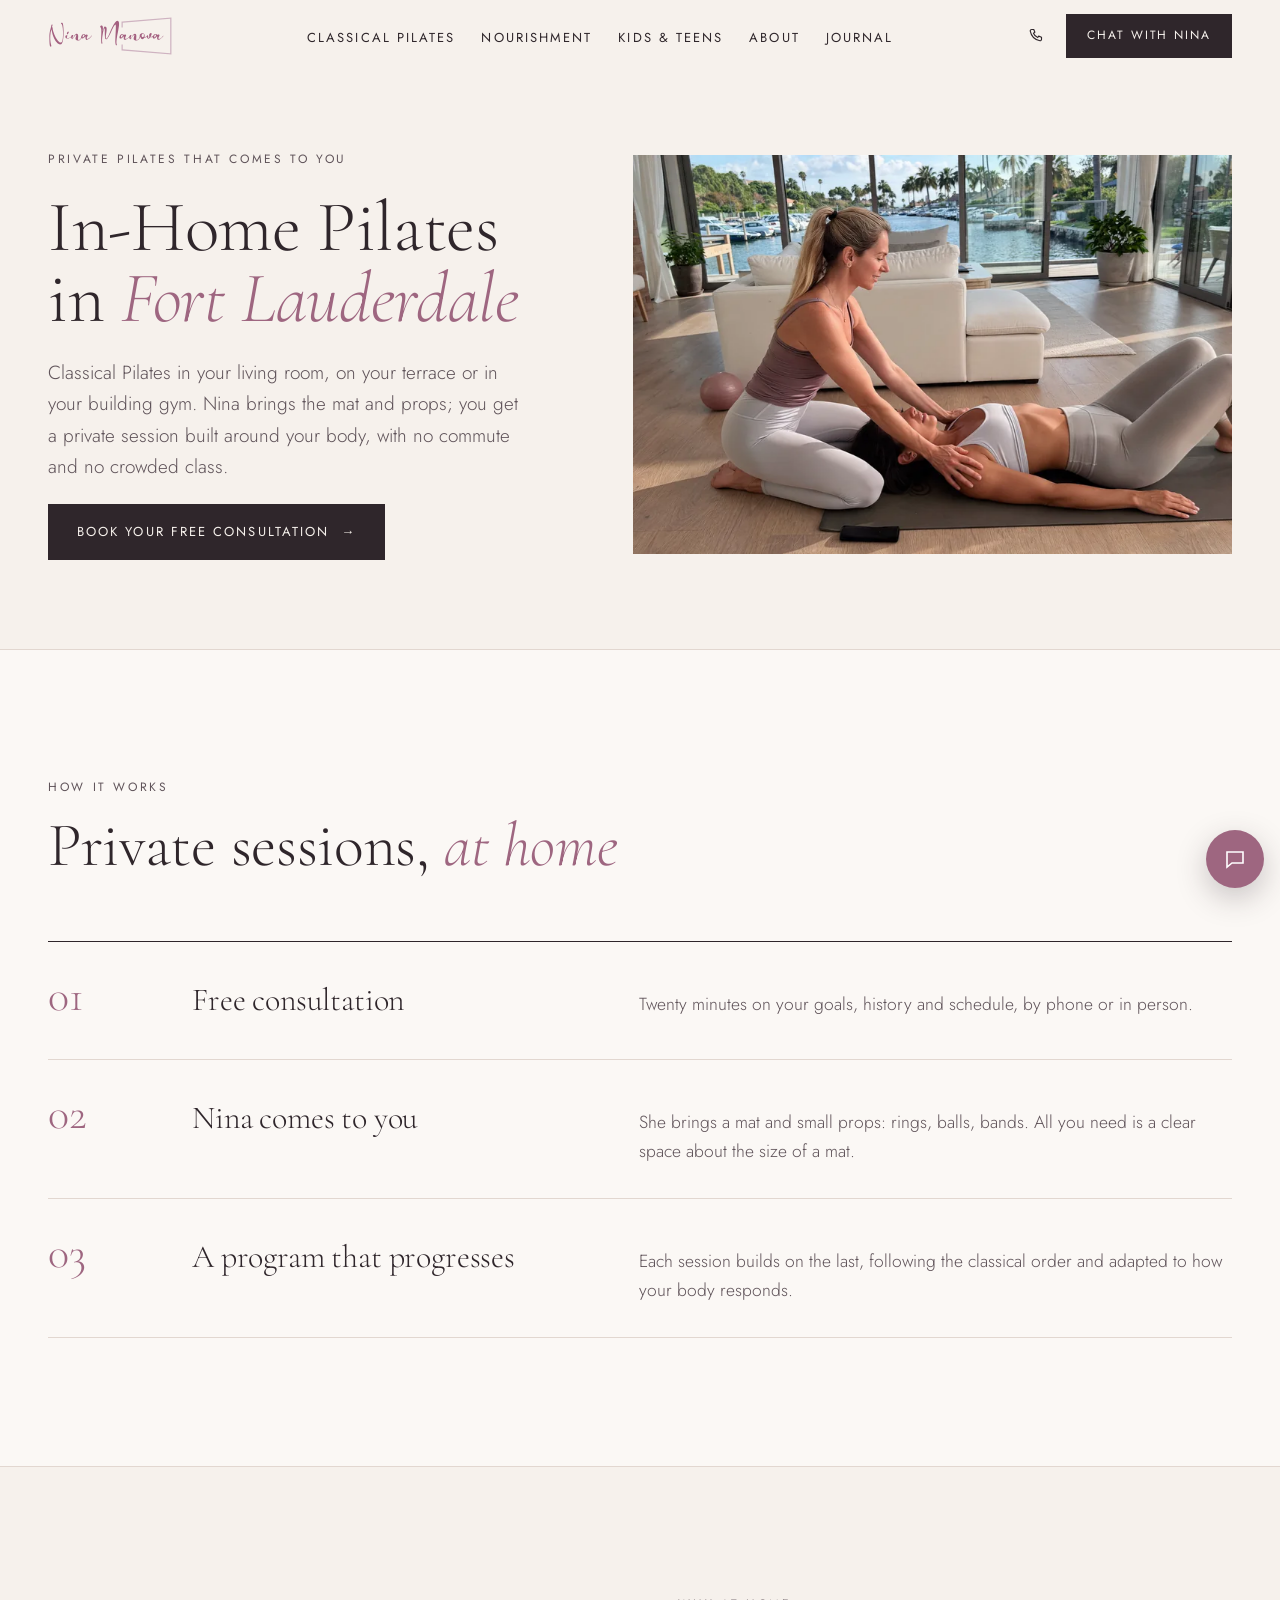
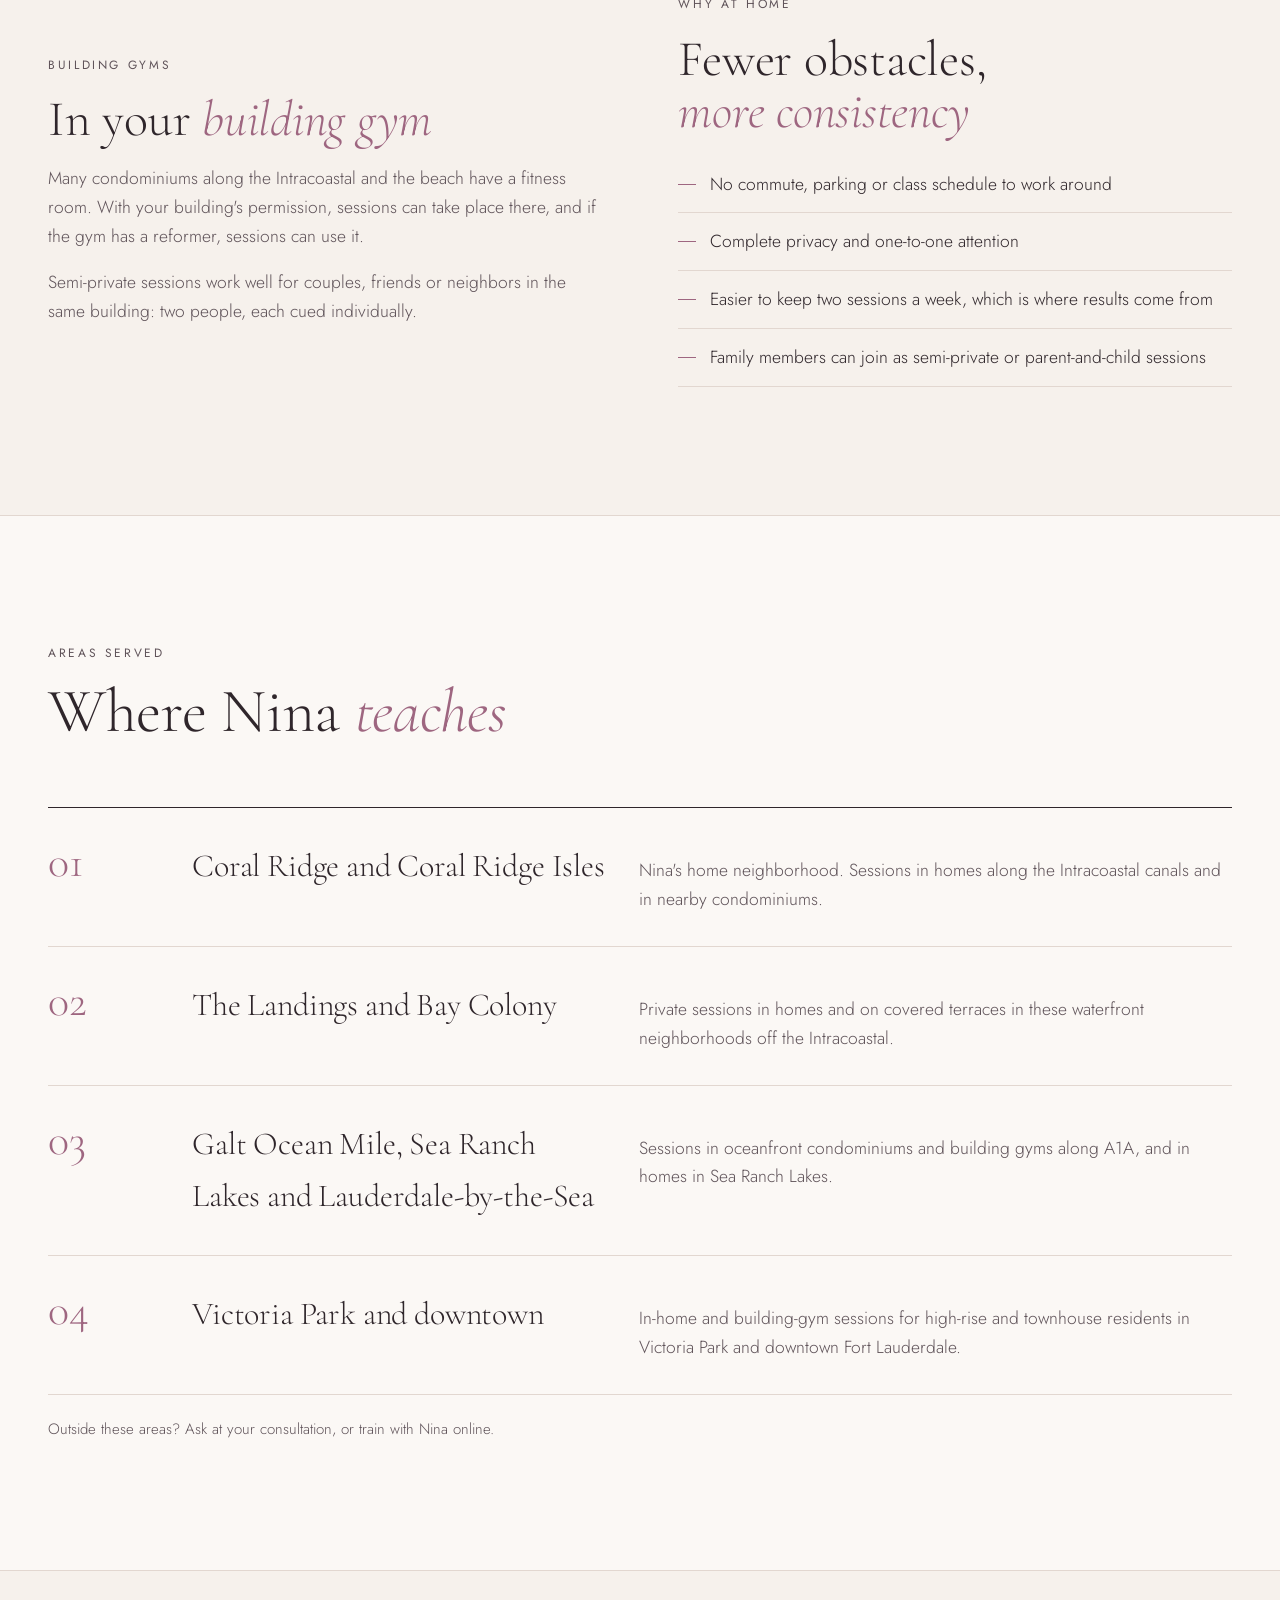
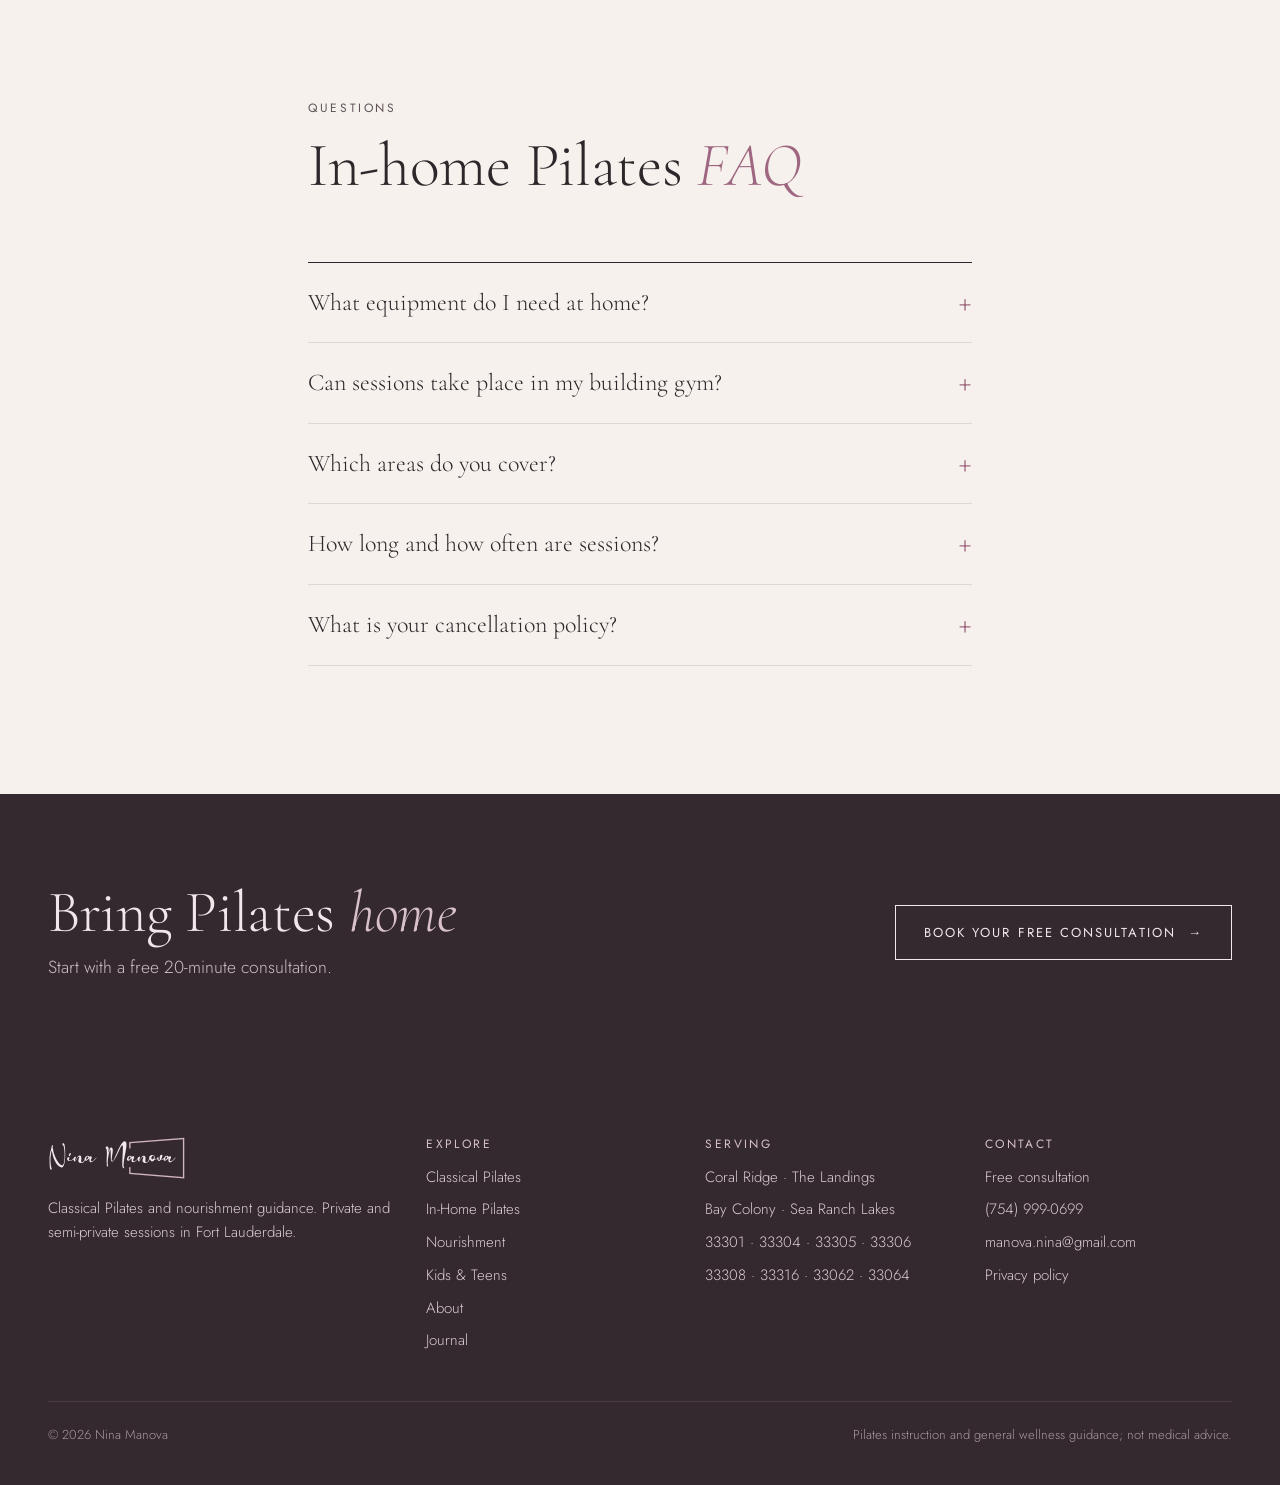
<file: in-home-pilates/index.html>
<!doctype html>
<html lang="en">
<head>
<meta charset="utf-8">
<meta name="viewport" content="width=device-width, initial-scale=1, viewport-fit=cover">
<script async src="https://www.googletagmanager.com/gtag/js?id=AW-18467051626"></script>
<script>window.dataLayer=window.dataLayer||[];function gtag(){dataLayer.push(arguments);}gtag('js',new Date());try{var q=location.search;if(/[?&]internal=1/.test(q))localStorage.setItem('nm_internal','1');if(/[?&]internal=0/.test(q))localStorage.removeItem('nm_internal');if(localStorage.getItem('nm_internal')==='1')gtag('set',{traffic_type:'internal'})}catch(e){}gtag('config','AW-18467051626');gtag('config','G-J1ZRW0LNW8');gtag('config','AW-18467051626/ujg7CJiLvIgdEOqw4-VE',{'phone_conversion_number':'(754) 999-0699'});</script>
<title>In-Home Pilates in Fort Lauderdale · Nina Manova</title>
<meta name="description" content="Private in-home Pilates in Fort Lauderdale: Coral Ridge, The Landings, Bay Colony, Galt Ocean Mile and Sea Ranch Lakes. Nina brings the equipment. Free consultation.">
<link rel="canonical" href="https://ninamanova.com/in-home-pilates/">
<meta property="og:type" content="website">
<meta property="og:site_name" content="Nina Manova">
<meta property="og:locale" content="en_US">
<meta property="og:title" content="In-Home Pilates in Fort Lauderdale · Nina Manova">
<meta property="og:description" content="Private in-home Pilates in Fort Lauderdale: Coral Ridge, The Landings, Bay Colony, Galt Ocean Mile and Sea Ranch Lakes. Nina brings the equipment. Free consultation.">
<meta property="og:url" content="https://ninamanova.com/in-home-pilates/">
<meta property="og:image" content="https://ninamanova.com/assets/img/og-share.jpg">
<meta property="og:image:width" content="1200">
<meta property="og:image:height" content="630">
<meta name="twitter:card" content="summary_large_image">
<meta name="geo.region" content="US-FL">
<meta name="geo.placename" content="Fort Lauderdale">
<link rel="icon" href="/assets/img/favicon.svg" type="image/svg+xml">
<link rel="icon" href="/assets/img/favicon-32.png" sizes="32x32" type="image/png">
<link rel="apple-touch-icon" href="/assets/img/apple-touch-icon.png">
<link rel="preconnect" href="https://fonts.googleapis.com">
<link rel="preconnect" href="https://fonts.gstatic.com" crossorigin>
<link rel="preload" as="style" href="https://fonts.googleapis.com/css2?family=Cormorant+Garamond:ital,wght@0,300;0,400;0,500;1,300;1,400&family=Jost:wght@300;400;500&display=swap">
<link rel="stylesheet" href="https://fonts.googleapis.com/css2?family=Cormorant+Garamond:ital,wght@0,300;0,400;0,500;1,300;1,400&family=Jost:wght@300;400;500&display=swap" media="print" onload="this.media='all'">
<noscript><link rel="stylesheet" href="https://fonts.googleapis.com/css2?family=Cormorant+Garamond:ital,wght@0,300;0,400;0,500;1,300;1,400&family=Jost:wght@300;400;500&display=swap"></noscript>
<link rel="stylesheet" href="/assets/css/styles.css">
<script type="application/ld+json">{"@context": "https://schema.org", "@type": "Service", "name": "In-home private Pilates", "serviceType": "In-home Pilates instruction", "provider": {"@id": "https://ninamanova.com/#business"}, "url": "https://ninamanova.com/in-home-pilates/", "areaServed": [{"@type": "City", "name": "Fort Lauderdale, FL"}, {"@type": "Place", "name": "Coral Ridge, Fort Lauderdale"}, {"@type": "Place", "name": "The Landings, Fort Lauderdale"}, {"@type": "Place", "name": "Bay Colony, Fort Lauderdale"}, {"@type": "Place", "name": "Sea Ranch Lakes, FL"}, {"@type": "Place", "name": "Lauderdale-by-the-Sea, FL"}]}</script>
<script type="application/ld+json">{"@context": "https://schema.org", "@type": "FAQPage", "mainEntity": [{"@type": "Question", "name": "What equipment do I need at home?", "acceptedAnswer": {"@type": "Answer", "text": "None. Nina brings a mat and small props. A clear space about the size of a yoga mat plus an arm's length on each side is enough."}}, {"@type": "Question", "name": "Can sessions take place in my building gym?", "acceptedAnswer": {"@type": "Answer", "text": "Yes, with your building's permission. If the gym has a reformer, sessions can use it."}}, {"@type": "Question", "name": "Which areas do you cover?", "acceptedAnswer": {"@type": "Answer", "text": "Coral Ridge, The Landings, Bay Colony, Sea Ranch Lakes, Lauderdale-by-the-Sea and nearby Fort Lauderdale, including zip codes 33301, 33304, 33305, 33306, 33308, 33316, 33062 and 33064. Outside these areas, ask: online sessions are always an option."}}, {"@type": "Question", "name": "How long and how often are sessions?", "acceptedAnswer": {"@type": "Answer", "text": "Every session is 55 minutes. How often you train is agreed at the free consultation; two sessions a week is the usual starting point for steady progress."}}, {"@type": "Question", "name": "What is your cancellation policy?", "acceptedAnswer": {"@type": "Answer", "text": "Sessions can be rescheduled at no charge with at least 24 hours' notice. Cancellations or no-shows within 24 hours forfeit that session."}}]}</script>
<script type="application/ld+json">{"@context": "https://schema.org", "@type": "BreadcrumbList", "itemListElement": [{"@type": "ListItem", "position": 1, "name": "Home", "item": "https://ninamanova.com/"}, {"@type": "ListItem", "position": 2, "name": "In-Home Pilates", "item": "https://ninamanova.com/in-home-pilates/"}]}</script>
</head>
<body>
<a class="skip" href="#main">Skip to content</a>
<nav class="nav" aria-label="Main"><div class="container">
<a href="/" aria-label="Nina Manova home"><img class="logo" src="/assets/img/logo.svg" alt="Nina Manova" width="357" height="114"></a>
<ul><li><a class="u" href="/classical-pilates/">Classical Pilates</a></li><li><a class="u" href="/nourishment/">Nourishment</a></li><li><a class="u" href="/kids/">Kids &amp; Teens</a></li><li><a class="u" href="/about/">About</a></li><li><a class="u" href="/journal/">Journal</a></li></ul>
<div class="nav-cta"><a class="nav-call" href="tel:+17549990699" aria-label="Call or text Nina at (754) 999-0699"><svg viewBox="0 0 24 24" aria-hidden="true"><path d="M6.6 3.5h3l1.5 4-2 1.3a11 11 0 0 0 6.1 6.1l1.3-2 4 1.5v3a2 2 0 0 1-2.2 2A17.5 17.5 0 0 1 4.6 5.7a2 2 0 0 1 2-2.2z"/></svg><span>(754) 999-0699</span></a>
<button class="btn sm solid" type="button" data-chat>Chat with Nina</button></div>
<button class="menu-btn" type="button" aria-expanded="false">Menu</button>
</div></nav>
<main id="main">
<section class="phero"><div class="container">
<div class="copy"><span class="eyebrow">Private Pilates that comes to you</span><h1>In-Home Pilates in <em>Fort Lauderdale</em></h1>
<p class="lead">Classical Pilates in your living room, on your terrace or in your building gym. Nina brings the mat and props; you get a private session built around your body, with no commute and no crowded class.</p>
<div><a class="btn solid" href="/begin/">Book your free consultation <span class="arr">→</span></a></div></div>
<figure><img src="/assets/img/in-home.jpg" alt="Nina guiding a private Pilates session at home" width="1536" height="1024" srcset="/assets/img/in-home-480.webp 480w, /assets/img/in-home-800.webp 800w, /assets/img/in-home-1200.webp 1200w, /assets/img/in-home-1536.webp 1536w" sizes="(max-width:860px) 100vw, 50vw"></figure>
</div></section>

<section class="block paper"><div class="container">
<div class="head rv"><span class="eyebrow">How it works</span><h2>Private sessions, <em>at home</em></h2></div>
<div class="principles rv">
<div class="principle"><span class="n">01</span><h3>Free consultation</h3><p>Twenty minutes on your goals, history and schedule, by phone or in person.</p></div>
<div class="principle"><span class="n">02</span><h3>Nina comes to you</h3><p>She brings a mat and small props: rings, balls, bands. All you need is a clear space about the size of a mat.</p></div>
<div class="principle"><span class="n">03</span><h3>A program that progresses</h3><p>Each session builds on the last, following the classical order and adapted to how your body responds.</p></div>
</div></div></section>

<section class="block"><div class="container split">
<div class="prose rv"><span class="eyebrow">Building gyms</span><h2>In your <em>building gym</em></h2>
<p>Many condominiums along the Intracoastal and the beach have a fitness room. With your building's permission, sessions can take place there, and if the gym has a reformer, sessions can use it.</p>
<p>Semi-private sessions work well for couples, friends or neighbors in the same building: two people, each cued individually.</p></div>
<div class="prose rv"><span class="eyebrow">Why at home</span><h2>Fewer obstacles, <em>more consistency</em></h2>
<ul class="ticks" style="grid-template-columns:1fr">
<li>No commute, parking or class schedule to work around</li>
<li>Complete privacy and one-to-one attention</li>
<li>Easier to keep two sessions a week, which is where results come from</li>
<li>Family members can join as semi-private or parent-and-child sessions</li>
</ul></div>
</div></section>

<section class="block paper"><div class="container">
<div class="head rv"><span class="eyebrow">Areas served</span><h2>Where Nina <em>teaches</em></h2></div>
<div class="principles rv">
<div class="principle"><span class="n">01</span><h3>Coral Ridge and Coral Ridge Isles</h3><p>Nina's home neighborhood. Sessions in homes along the Intracoastal canals and in nearby condominiums.</p></div>
<div class="principle"><span class="n">02</span><h3>The Landings and Bay Colony</h3><p>Private sessions in homes and on covered terraces in these waterfront neighborhoods off the Intracoastal.</p></div>
<div class="principle"><span class="n">03</span><h3>Galt Ocean Mile, Sea Ranch Lakes and Lauderdale-by-the-Sea</h3><p>Sessions in oceanfront condominiums and building gyms along A1A, and in homes in Sea Ranch Lakes.</p></div>
<div class="principle"><span class="n">04</span><h3>Victoria Park and downtown</h3><p>In-home and building-gym sessions for high-rise and townhouse residents in Victoria Park and downtown Fort Lauderdale.</p></div>
</div>
<p class="note-line rv">Outside these areas? Ask at your consultation, or train with Nina <a class="u" href="/classical-pilates/">online</a>.</p>
</div></section>

<section class="block"><div class="container narrow">
<div class="head rv"><span class="eyebrow">Questions</span><h2>In-home Pilates <em>FAQ</em></h2></div>
<div class="faq rv"><details><summary>What equipment do I need at home?</summary><p>None. Nina brings a mat and small props. A clear space about the size of a yoga mat plus an arm&#x27;s length on each side is enough.</p></details><details><summary>Can sessions take place in my building gym?</summary><p>Yes, with your building&#x27;s permission. If the gym has a reformer, sessions can use it.</p></details><details><summary>Which areas do you cover?</summary><p>Coral Ridge, The Landings, Bay Colony, Sea Ranch Lakes, Lauderdale-by-the-Sea and nearby Fort Lauderdale, including zip codes 33301, 33304, 33305, 33306, 33308, 33316, 33062 and 33064. Outside these areas, ask: online sessions are always an option.</p></details><details><summary>How long and how often are sessions?</summary><p>Every session is 55 minutes. How often you train is agreed at the free consultation; two sessions a week is the usual starting point for steady progress.</p></details><details><summary>What is your cancellation policy?</summary><p>Sessions can be rescheduled at no charge with at least 24 hours&#x27; notice. Cancellations or no-shows within 24 hours forfeit that session.</p></details></div>
</div></section>
<section class="band"><div class="container">
<div><h2>Bring Pilates <em>home</em></h2><p>Start with a free 20-minute consultation.</p></div>
<a class="btn light" href="/begin/">Book your free consultation <span class="arr">→</span></a>
</div></section>
</main>
<footer><div class="container">
<div class="grid">
<div><img class="flogo" src="/assets/img/logo-light.svg" alt="Nina Manova" width="357" height="114" loading="lazy"><p>Classical Pilates and nourishment guidance. Private and semi-private sessions in Fort Lauderdale.</p></div>
<div><h2 class="fh">Explore</h2><ul><li><a class="u" href="/classical-pilates/">Classical Pilates</a></li><li><a class="u" href="/in-home-pilates/">In-Home Pilates</a></li><li><a class="u" href="/nourishment/">Nourishment</a></li><li><a class="u" href="/kids/">Kids &amp; Teens</a></li><li><a class="u" href="/about/">About</a></li><li><a class="u" href="/journal/">Journal</a></li></ul></div>
<div><h2 class="fh">Serving</h2><ul><li>Coral Ridge · The Landings</li><li>Bay Colony · Sea Ranch Lakes</li><li>33301 · 33304 · 33305 · 33306</li><li>33308 · 33316 · 33062 · 33064</li></ul></div>
<div><h2 class="fh">Contact</h2><ul><li><a class="u" href="/begin/">Free consultation</a></li><li><a class="u" href="tel:+17549990699">(754) 999-0699</a></li><li><a class="u" href="mailto:manova.nina@gmail.com">manova.nina@gmail.com</a></li><li><a class="u" href="/privacy/">Privacy policy</a></li></ul></div>
</div>
<div class="fine"><span>© 2026 Nina Manova</span><span>Pilates instruction and general wellness guidance; not medical advice.</span></div>
</div></footer>
<div class="mcta"><a href="tel:+17549990699"><svg viewBox="0 0 24 24" aria-hidden="true"><path d="M6.6 3.5h3l1.5 4-2 1.3a11 11 0 0 0 6.1 6.1l1.3-2 4 1.5v3a2 2 0 0 1-2.2 2A17.5 17.5 0 0 1 4.6 5.7a2 2 0 0 1 2-2.2z"/></svg><span>(754) 999-0699</span></a><button type="button" data-chat><svg viewBox="0 0 24 24" aria-hidden="true"><path d="M4 5h16v11H9l-5 4z"/></svg>Chat<span class="wn">&nbsp;with Nina</span></button></div>
<button class="chat-btn" id="chatBtn" type="button" aria-expanded="false" aria-controls="chat" aria-label="Ask about sessions"><svg viewBox="0 0 24 24" aria-hidden="true"><path d="M4 5h16v11H9l-5 4z"/></svg></button>
<div class="chat" id="chat" data-clarity-mask="true" role="dialog" aria-label="Ask about sessions" hidden>
<header><div><b>Ask about sessions</b><small>Automated assistant · Nina replies personally</small></div><button type="button" id="chatClose" aria-label="Close chat">×</button></header>
<div class="msgs" id="msgs" data-clarity-mask="true" aria-live="polite"></div>
<form class="zip" id="zipForm"><input id="zipInput" inputmode="numeric" maxlength="5" placeholder="Your zip code" aria-label="Zip code" autocomplete="postal-code"><button class="btn sm solid" type="submit">Send</button></form>
</div>
<script src="/assets/js/site.js" defer></script>
</body>
</html>
</file>
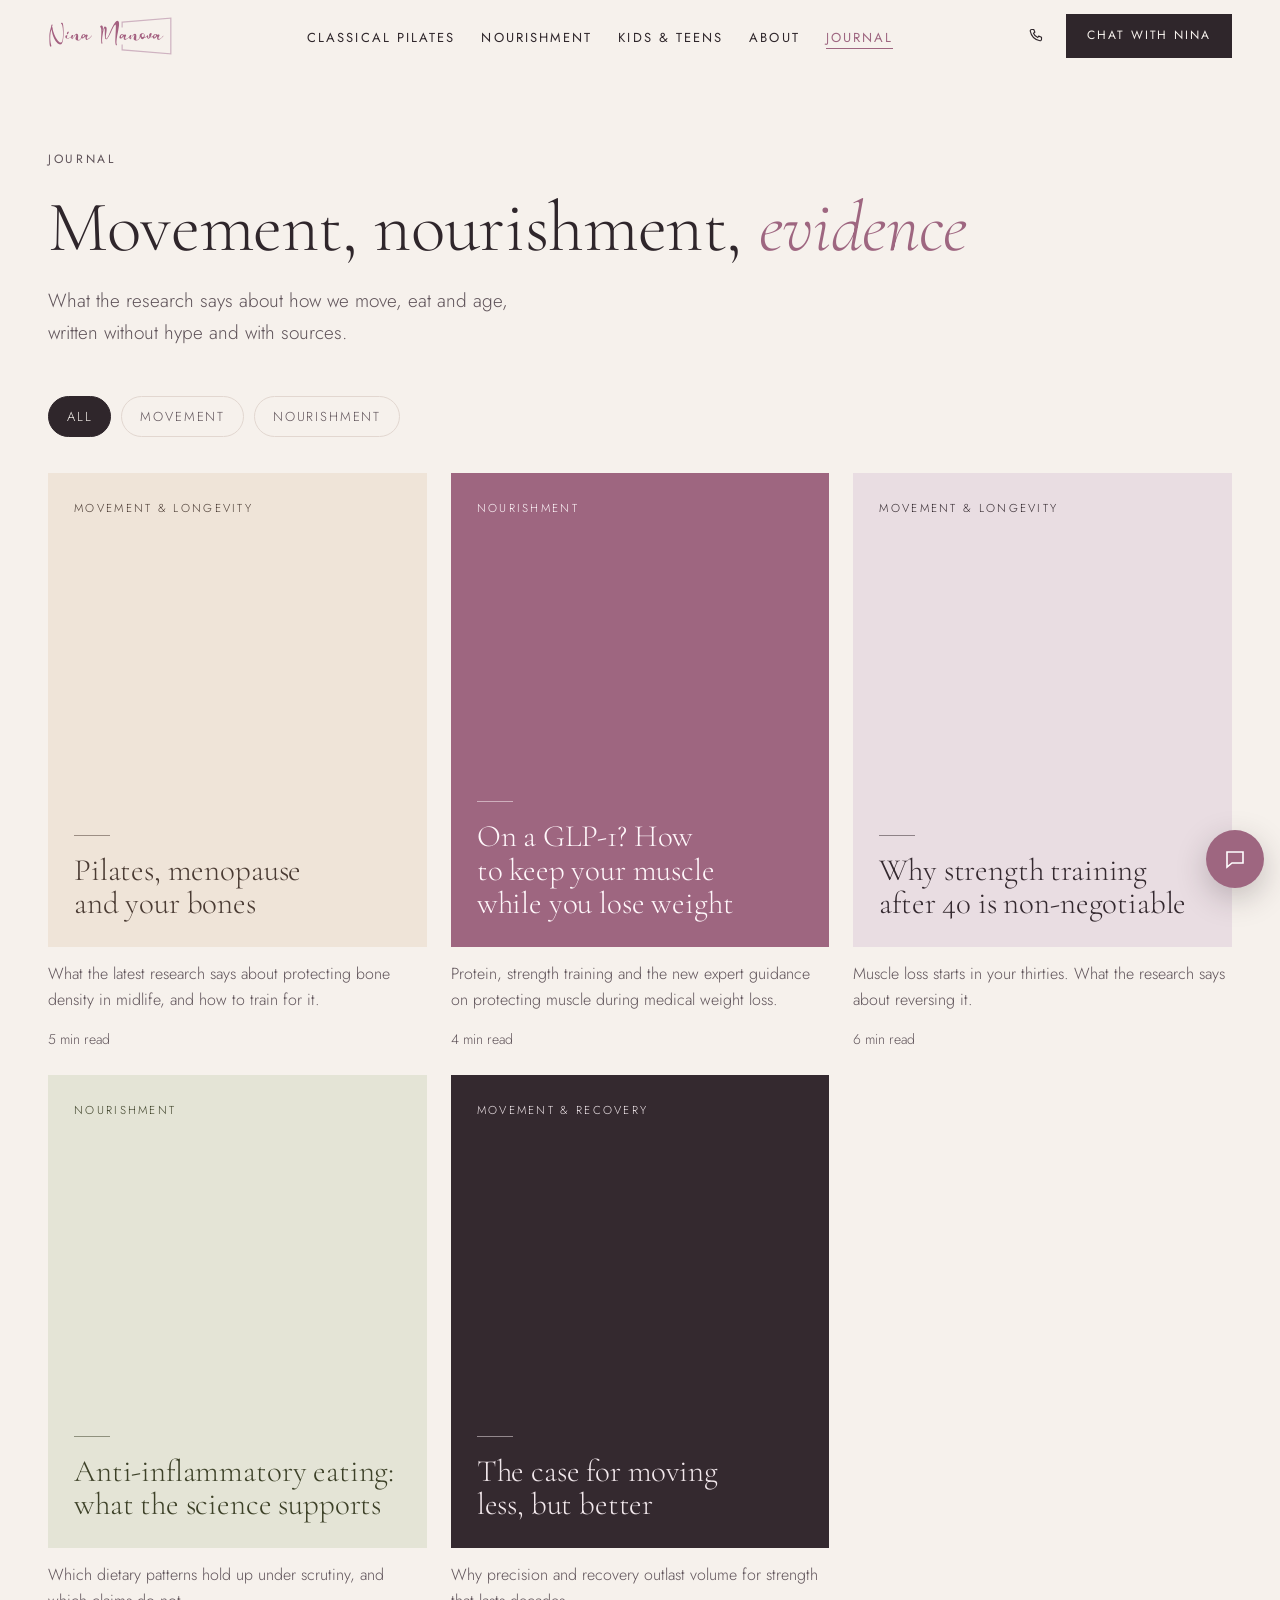
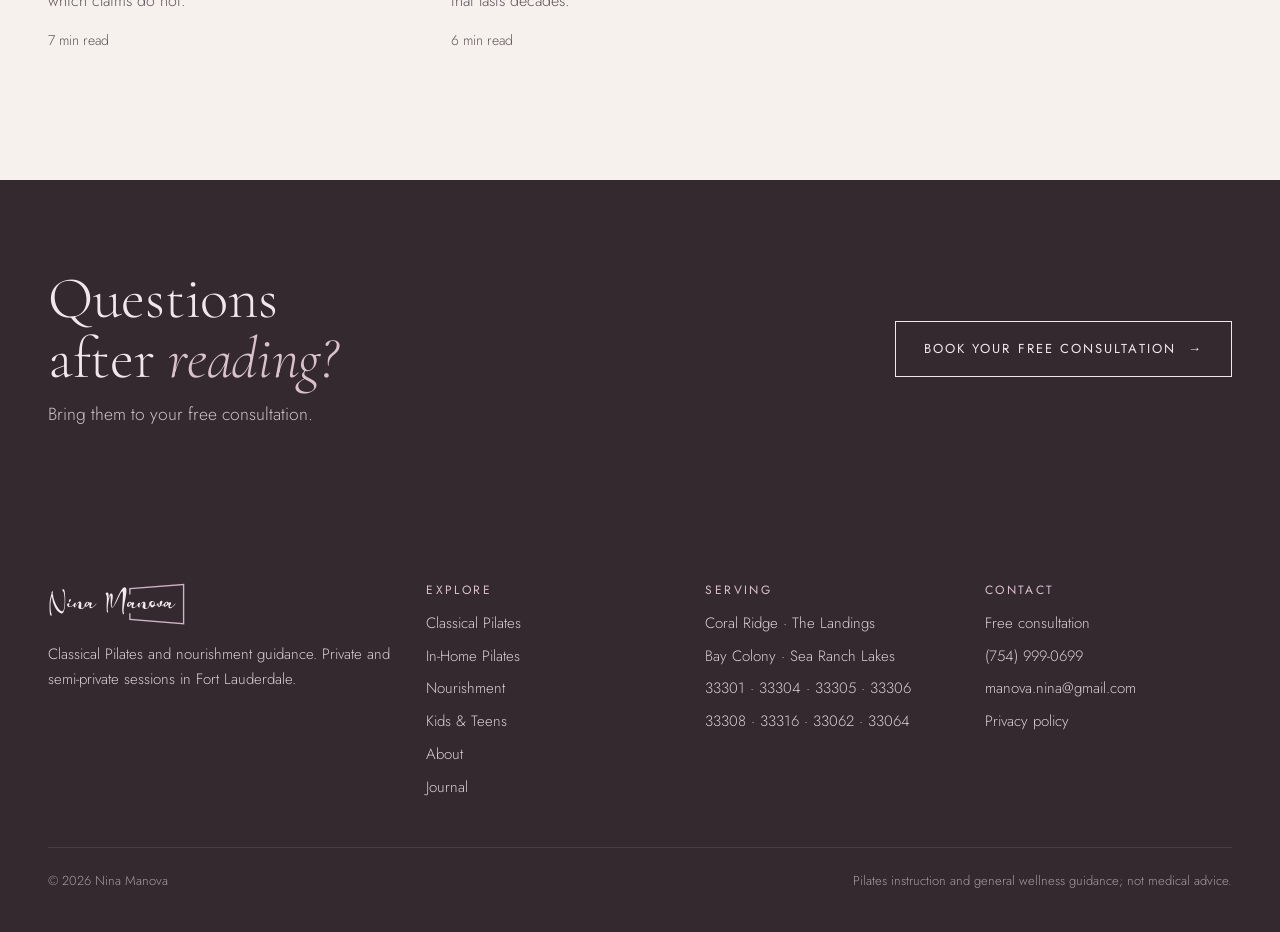
<file: journal/index.html>
<!doctype html>
<html lang="en">
<head>
<meta charset="utf-8">
<meta name="viewport" content="width=device-width, initial-scale=1, viewport-fit=cover">
<script async src="https://www.googletagmanager.com/gtag/js?id=AW-18467051626"></script>
<script>window.dataLayer=window.dataLayer||[];function gtag(){dataLayer.push(arguments);}gtag('js',new Date());try{var q=location.search;if(/[?&]internal=1/.test(q))localStorage.setItem('nm_internal','1');if(/[?&]internal=0/.test(q))localStorage.removeItem('nm_internal');if(localStorage.getItem('nm_internal')==='1')gtag('set',{traffic_type:'internal'})}catch(e){}gtag('config','AW-18467051626');gtag('config','G-J1ZRW0LNW8');gtag('config','AW-18467051626/ujg7CJiLvIgdEOqw4-VE',{'phone_conversion_number':'(754) 999-0699'});</script>
<title>Pilates, Strength and Nutrition Articles · Nina Manova Journal</title>
<meta name="description" content="Articles on movement, nourishment and ageing well, written without hype and with sources.">
<link rel="canonical" href="https://ninamanova.com/journal/">
<meta property="og:type" content="website">
<meta property="og:site_name" content="Nina Manova">
<meta property="og:locale" content="en_US">
<meta property="og:title" content="Pilates, Strength and Nutrition Articles · Nina Manova Journal">
<meta property="og:description" content="Articles on movement, nourishment and ageing well, written without hype and with sources.">
<meta property="og:url" content="https://ninamanova.com/journal/">
<meta property="og:image" content="https://ninamanova.com/assets/img/og-share.jpg">
<meta property="og:image:width" content="1200">
<meta property="og:image:height" content="630">
<meta name="twitter:card" content="summary_large_image">
<meta name="geo.region" content="US-FL">
<meta name="geo.placename" content="Fort Lauderdale">
<link rel="icon" href="/assets/img/favicon.svg" type="image/svg+xml">
<link rel="icon" href="/assets/img/favicon-32.png" sizes="32x32" type="image/png">
<link rel="apple-touch-icon" href="/assets/img/apple-touch-icon.png">
<link rel="preconnect" href="https://fonts.googleapis.com">
<link rel="preconnect" href="https://fonts.gstatic.com" crossorigin>
<link rel="preload" as="style" href="https://fonts.googleapis.com/css2?family=Cormorant+Garamond:ital,wght@0,300;0,400;0,500;1,300;1,400&family=Jost:wght@300;400;500&display=swap">
<link rel="stylesheet" href="https://fonts.googleapis.com/css2?family=Cormorant+Garamond:ital,wght@0,300;0,400;0,500;1,300;1,400&family=Jost:wght@300;400;500&display=swap" media="print" onload="this.media='all'">
<noscript><link rel="stylesheet" href="https://fonts.googleapis.com/css2?family=Cormorant+Garamond:ital,wght@0,300;0,400;0,500;1,300;1,400&family=Jost:wght@300;400;500&display=swap"></noscript>
<link rel="stylesheet" href="/assets/css/styles.css">
</head>
<body>
<a class="skip" href="#main">Skip to content</a>
<nav class="nav" aria-label="Main"><div class="container">
<a href="/" aria-label="Nina Manova home"><img class="logo" src="/assets/img/logo.svg" alt="Nina Manova" width="357" height="114"></a>
<ul><li><a class="u" href="/classical-pilates/">Classical Pilates</a></li><li><a class="u" href="/nourishment/">Nourishment</a></li><li><a class="u" href="/kids/">Kids &amp; Teens</a></li><li><a class="u" href="/about/">About</a></li><li><a class="u" href="/journal/" aria-current="page">Journal</a></li></ul>
<div class="nav-cta"><a class="nav-call" href="tel:+17549990699" aria-label="Call or text Nina at (754) 999-0699"><svg viewBox="0 0 24 24" aria-hidden="true"><path d="M6.6 3.5h3l1.5 4-2 1.3a11 11 0 0 0 6.1 6.1l1.3-2 4 1.5v3a2 2 0 0 1-2.2 2A17.5 17.5 0 0 1 4.6 5.7a2 2 0 0 1 2-2.2z"/></svg><span>(754) 999-0699</span></a>
<button class="btn sm solid" type="button" data-chat>Chat with Nina</button></div>
<button class="menu-btn" type="button" aria-expanded="false">Menu</button>
</div></nav>
<main id="main">
<section class="phero" style="padding-bottom:0"><div class="container" style="grid-template-columns:1fr">
<div class="copy"><span class="eyebrow">Journal</span><h1>Movement, nourishment, <em>evidence</em></h1>
<p class="lead">What the research says about how we move, eat and age, written without hype and with sources.</p></div>
</div></section>
<section class="block" style="padding-top:48px"><div class="container">
<div class="filters" role="group" aria-label="Filter articles"><button type="button" data-cat="all" aria-pressed="true">All</button><button type="button" data-cat="movement" aria-pressed="false">Movement</button><button type="button" data-cat="nourishment" aria-pressed="false">Nourishment</button></div>
<div class="cards"><a class="card rv" data-cat="movement" href="/journal/pilates-menopause-bone-density/"><div class="cover c4"><span class="cat">Movement &amp; longevity</span><div style="display:grid;gap:18px"><span class="rule"></span><h3>Pilates, menopause and your bones</h3></div></div><p class=ex>What the latest research says about protecting bone density in midlife, and how to train for it.</p><span class="meta">5 min read</span></a><a class="card rv" data-cat="nourishment" href="/journal/glp1-keep-muscle-while-losing-weight/"><div class="cover c5"><span class="cat">Nourishment</span><div style="display:grid;gap:18px"><span class="rule"></span><h3>On a GLP-1? How to keep your muscle while you lose weight</h3></div></div><p class=ex>Protein, strength training and the new expert guidance on protecting muscle during medical weight loss.</p><span class="meta">4 min read</span></a><a class="card rv" data-cat="movement" href="/journal/strength-training-after-40/"><div class="cover c1"><span class="cat">Movement &amp; longevity</span><div style="display:grid;gap:18px"><span class="rule"></span><h3>Why strength training after 40 is non-negotiable</h3></div></div><p class=ex>Muscle loss starts in your thirties. What the research says about reversing it.</p><span class="meta">6 min read</span></a><a class="card rv" data-cat="nourishment" href="/journal/anti-inflammatory-eating/"><div class="cover c2"><span class="cat">Nourishment</span><div style="display:grid;gap:18px"><span class="rule"></span><h3>Anti-inflammatory eating: what the science supports</h3></div></div><p class=ex>Which dietary patterns hold up under scrutiny, and which claims do not.</p><span class="meta">7 min read</span></a><a class="card rv" data-cat="movement" href="/journal/moving-less-but-better/"><div class="cover c3"><span class="cat">Movement &amp; recovery</span><div style="display:grid;gap:18px"><span class="rule"></span><h3>The case for moving less, but better</h3></div></div><p class=ex>Why precision and recovery outlast volume for strength that lasts decades.</p><span class="meta">6 min read</span></a></div>
</div></section>
<section class="band"><div class="container">
<div><h2>Questions after <em>reading?</em></h2><p>Bring them to your free consultation.</p></div>
<a class="btn light" href="/begin/">Book your free consultation <span class="arr">→</span></a>
</div></section>
</main>
<footer><div class="container">
<div class="grid">
<div><img class="flogo" src="/assets/img/logo-light.svg" alt="Nina Manova" width="357" height="114" loading="lazy"><p>Classical Pilates and nourishment guidance. Private and semi-private sessions in Fort Lauderdale.</p></div>
<div><h2 class="fh">Explore</h2><ul><li><a class="u" href="/classical-pilates/">Classical Pilates</a></li><li><a class="u" href="/in-home-pilates/">In-Home Pilates</a></li><li><a class="u" href="/nourishment/">Nourishment</a></li><li><a class="u" href="/kids/">Kids &amp; Teens</a></li><li><a class="u" href="/about/">About</a></li><li><a class="u" href="/journal/">Journal</a></li></ul></div>
<div><h2 class="fh">Serving</h2><ul><li>Coral Ridge · The Landings</li><li>Bay Colony · Sea Ranch Lakes</li><li>33301 · 33304 · 33305 · 33306</li><li>33308 · 33316 · 33062 · 33064</li></ul></div>
<div><h2 class="fh">Contact</h2><ul><li><a class="u" href="/begin/">Free consultation</a></li><li><a class="u" href="tel:+17549990699">(754) 999-0699</a></li><li><a class="u" href="mailto:manova.nina@gmail.com">manova.nina@gmail.com</a></li><li><a class="u" href="/privacy/">Privacy policy</a></li></ul></div>
</div>
<div class="fine"><span>© 2026 Nina Manova</span><span>Pilates instruction and general wellness guidance; not medical advice.</span></div>
</div></footer>
<div class="mcta"><a href="tel:+17549990699"><svg viewBox="0 0 24 24" aria-hidden="true"><path d="M6.6 3.5h3l1.5 4-2 1.3a11 11 0 0 0 6.1 6.1l1.3-2 4 1.5v3a2 2 0 0 1-2.2 2A17.5 17.5 0 0 1 4.6 5.7a2 2 0 0 1 2-2.2z"/></svg><span>(754) 999-0699</span></a><button type="button" data-chat><svg viewBox="0 0 24 24" aria-hidden="true"><path d="M4 5h16v11H9l-5 4z"/></svg>Chat<span class="wn">&nbsp;with Nina</span></button></div>
<button class="chat-btn" id="chatBtn" type="button" aria-expanded="false" aria-controls="chat" aria-label="Ask about sessions"><svg viewBox="0 0 24 24" aria-hidden="true"><path d="M4 5h16v11H9l-5 4z"/></svg></button>
<div class="chat" id="chat" data-clarity-mask="true" role="dialog" aria-label="Ask about sessions" hidden>
<header><div><b>Ask about sessions</b><small>Automated assistant · Nina replies personally</small></div><button type="button" id="chatClose" aria-label="Close chat">×</button></header>
<div class="msgs" id="msgs" data-clarity-mask="true" aria-live="polite"></div>
<form class="zip" id="zipForm"><input id="zipInput" inputmode="numeric" maxlength="5" placeholder="Your zip code" aria-label="Zip code" autocomplete="postal-code"><button class="btn sm solid" type="submit">Send</button></form>
</div>
<script src="/assets/js/site.js" defer></script>
</body>
</html>
</file>
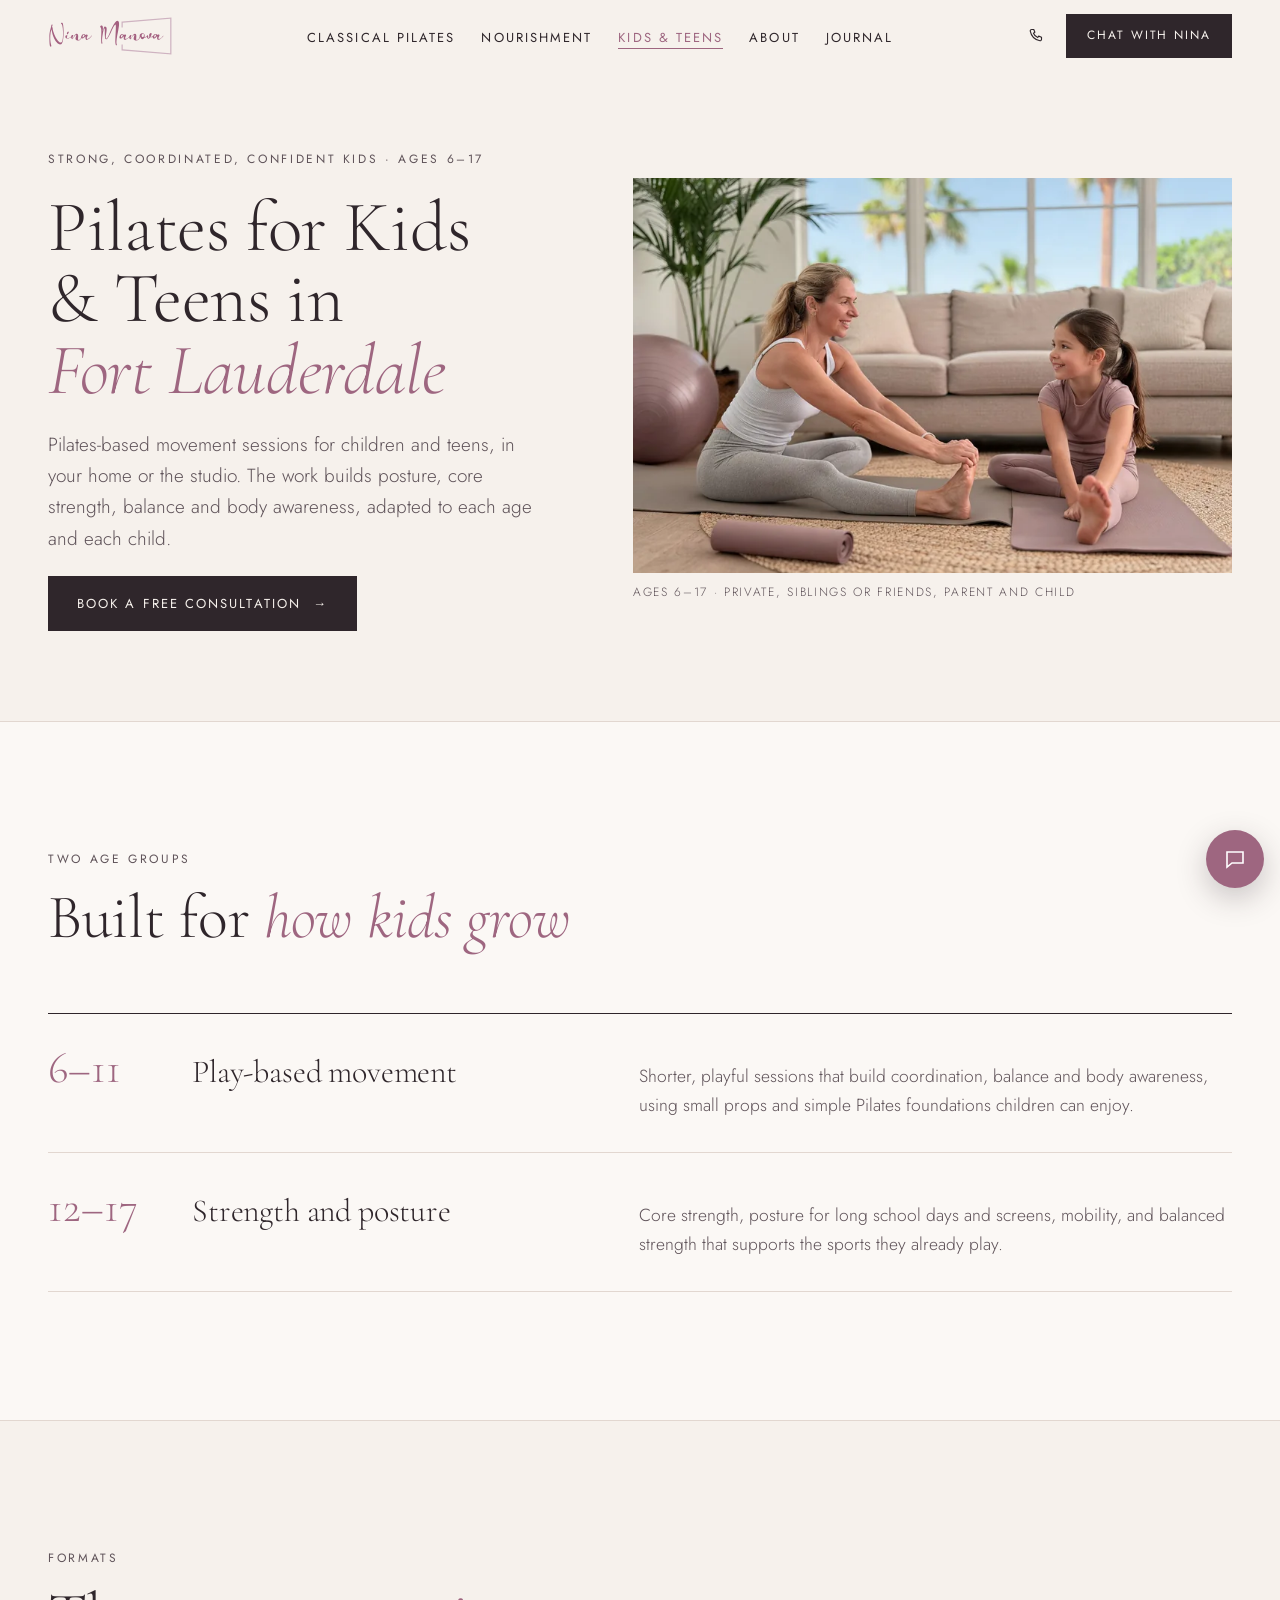
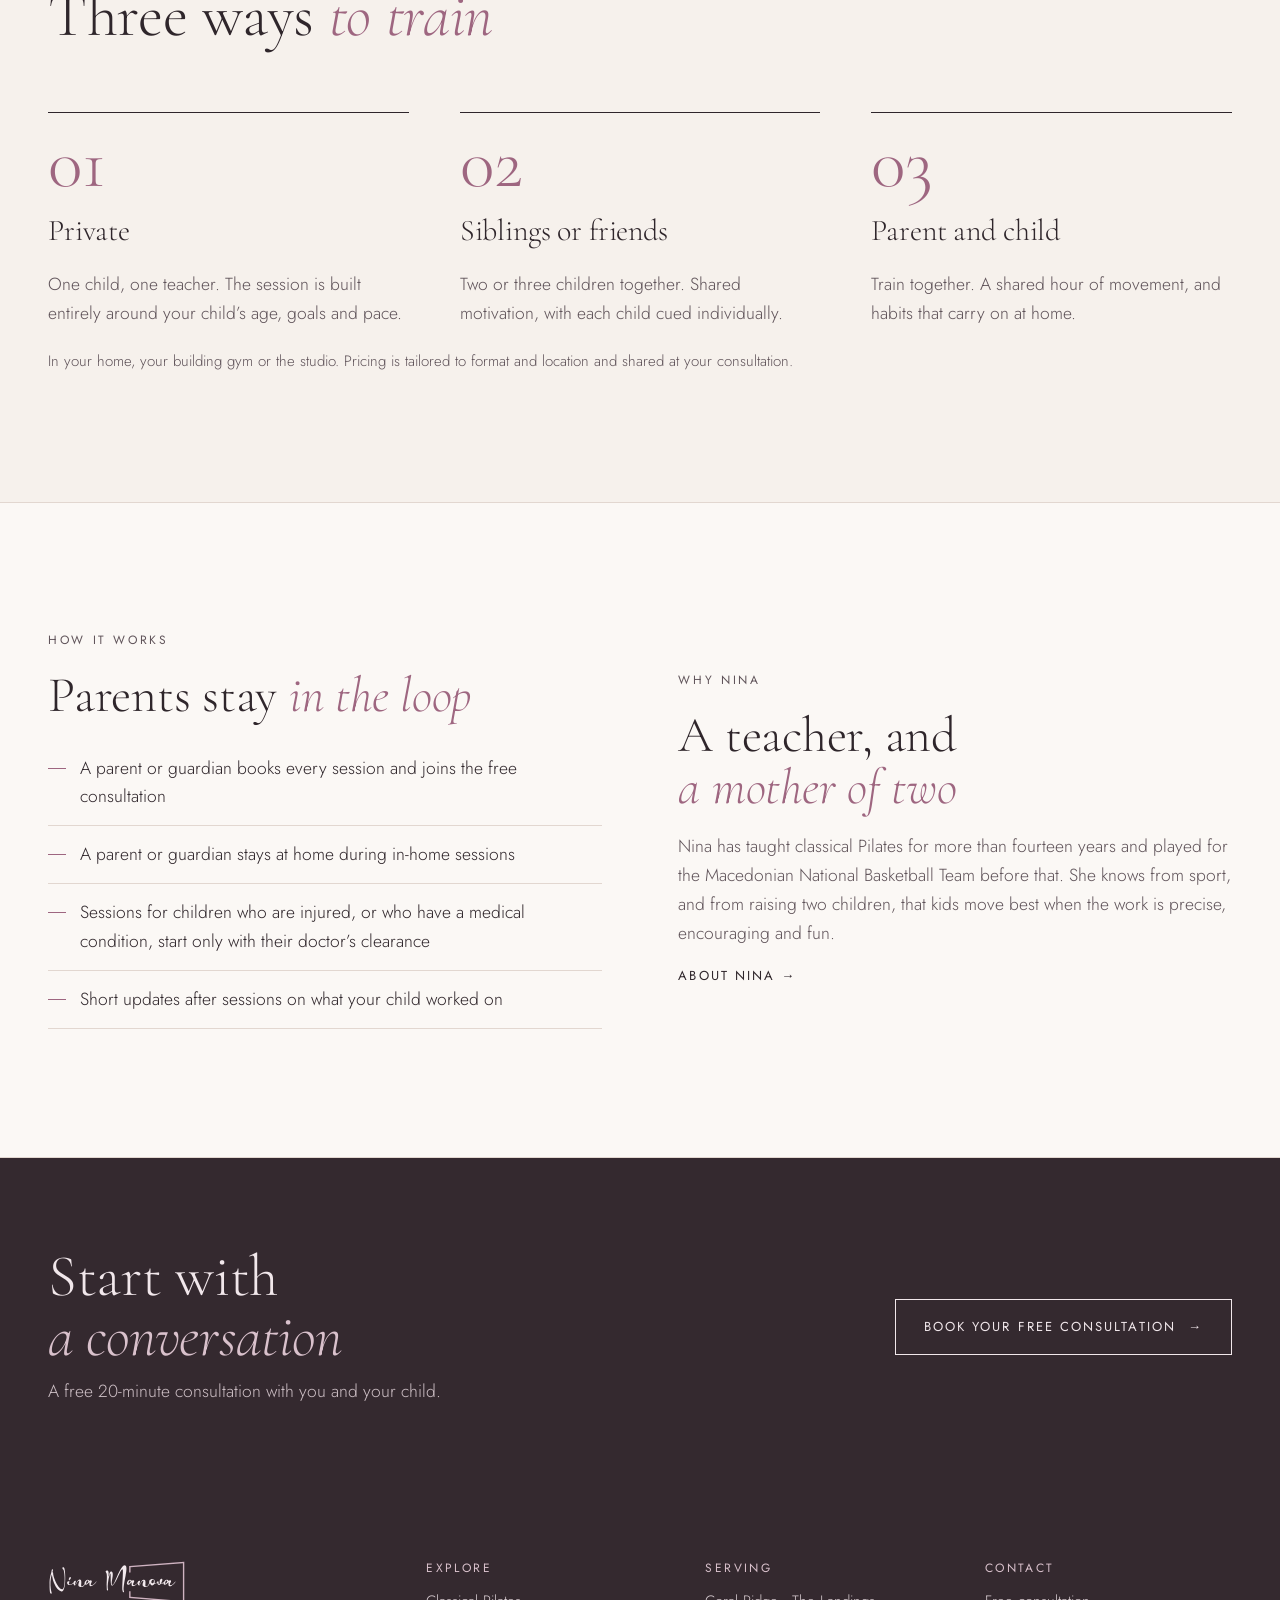
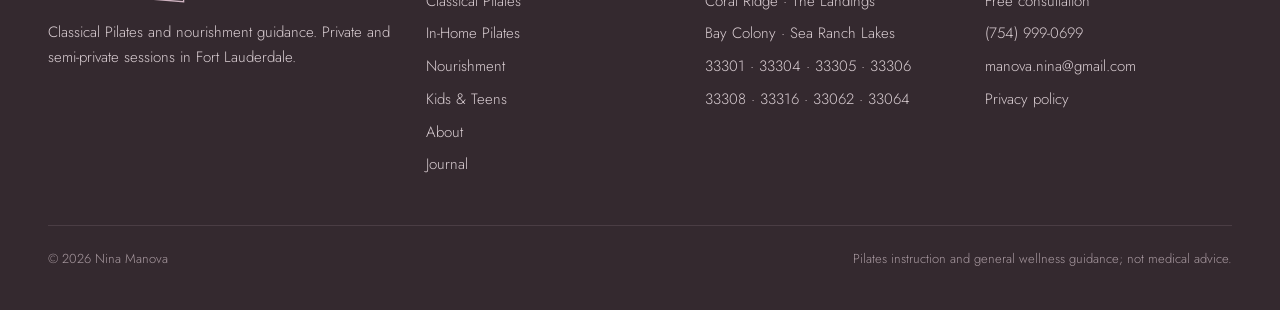
<file: kids/index.html>
<!doctype html>
<html lang="en">
<head>
<meta charset="utf-8">
<meta name="viewport" content="width=device-width, initial-scale=1, viewport-fit=cover">
<script async src="https://www.googletagmanager.com/gtag/js?id=AW-18467051626"></script>
<script>window.dataLayer=window.dataLayer||[];function gtag(){dataLayer.push(arguments);}gtag('js',new Date());try{var q=location.search;if(/[?&]internal=1/.test(q))localStorage.setItem('nm_internal','1');if(/[?&]internal=0/.test(q))localStorage.removeItem('nm_internal');if(localStorage.getItem('nm_internal')==='1')gtag('set',{traffic_type:'internal'})}catch(e){}gtag('config','AW-18467051626');gtag('config','G-J1ZRW0LNW8');gtag('config','AW-18467051626/ujg7CJiLvIgdEOqw4-VE',{'phone_conversion_number':'(754) 999-0699'});</script>
<title>Pilates for Kids &amp; Teens · Nina Manova, Fort Lauderdale</title>
<meta name="description" content="Pilates for kids and teens aged 6 to 17 in Fort Lauderdale: posture, core strength, balance and coordination. Private, siblings or parent-and-child sessions.">
<link rel="canonical" href="https://ninamanova.com/kids/">
<meta property="og:type" content="website">
<meta property="og:site_name" content="Nina Manova">
<meta property="og:locale" content="en_US">
<meta property="og:title" content="Pilates for Kids &amp; Teens · Nina Manova, Fort Lauderdale">
<meta property="og:description" content="Pilates for kids and teens aged 6 to 17 in Fort Lauderdale: posture, core strength, balance and coordination. Private, siblings or parent-and-child sessions.">
<meta property="og:url" content="https://ninamanova.com/kids/">
<meta property="og:image" content="https://ninamanova.com/assets/img/og-share.jpg">
<meta property="og:image:width" content="1200">
<meta property="og:image:height" content="630">
<meta name="twitter:card" content="summary_large_image">
<meta name="geo.region" content="US-FL">
<meta name="geo.placename" content="Fort Lauderdale">
<link rel="icon" href="/assets/img/favicon.svg" type="image/svg+xml">
<link rel="icon" href="/assets/img/favicon-32.png" sizes="32x32" type="image/png">
<link rel="apple-touch-icon" href="/assets/img/apple-touch-icon.png">
<link rel="preconnect" href="https://fonts.googleapis.com">
<link rel="preconnect" href="https://fonts.gstatic.com" crossorigin>
<link rel="preload" as="style" href="https://fonts.googleapis.com/css2?family=Cormorant+Garamond:ital,wght@0,300;0,400;0,500;1,300;1,400&family=Jost:wght@300;400;500&display=swap">
<link rel="stylesheet" href="https://fonts.googleapis.com/css2?family=Cormorant+Garamond:ital,wght@0,300;0,400;0,500;1,300;1,400&family=Jost:wght@300;400;500&display=swap" media="print" onload="this.media='all'">
<noscript><link rel="stylesheet" href="https://fonts.googleapis.com/css2?family=Cormorant+Garamond:ital,wght@0,300;0,400;0,500;1,300;1,400&family=Jost:wght@300;400;500&display=swap"></noscript>
<link rel="stylesheet" href="/assets/css/styles.css">
<script type="application/ld+json">{"@context": "https://schema.org", "@type": "Service", "name": "Pilates for kids and teens", "serviceType": "Youth Pilates instruction", "provider": {"@id": "https://ninamanova.com/#business"}, "url": "https://ninamanova.com/kids/", "areaServed": [{"@type": "City", "name": "Fort Lauderdale, FL"}, {"@type": "Place", "name": "Coral Ridge, Fort Lauderdale"}, {"@type": "Place", "name": "The Landings, Fort Lauderdale"}, {"@type": "Place", "name": "Bay Colony, Fort Lauderdale"}, {"@type": "Place", "name": "Sea Ranch Lakes, FL"}, {"@type": "Place", "name": "Lauderdale-by-the-Sea, FL"}]}</script>
<script type="application/ld+json">{"@context": "https://schema.org", "@type": "BreadcrumbList", "itemListElement": [{"@type": "ListItem", "position": 1, "name": "Home", "item": "https://ninamanova.com/"}, {"@type": "ListItem", "position": 2, "name": "Kids & Teens", "item": "https://ninamanova.com/kids/"}]}</script>
</head>
<body>
<a class="skip" href="#main">Skip to content</a>
<nav class="nav" aria-label="Main"><div class="container">
<a href="/" aria-label="Nina Manova home"><img class="logo" src="/assets/img/logo.svg" alt="Nina Manova" width="357" height="114"></a>
<ul><li><a class="u" href="/classical-pilates/">Classical Pilates</a></li><li><a class="u" href="/nourishment/">Nourishment</a></li><li><a class="u" href="/kids/" aria-current="page">Kids &amp; Teens</a></li><li><a class="u" href="/about/">About</a></li><li><a class="u" href="/journal/">Journal</a></li></ul>
<div class="nav-cta"><a class="nav-call" href="tel:+17549990699" aria-label="Call or text Nina at (754) 999-0699"><svg viewBox="0 0 24 24" aria-hidden="true"><path d="M6.6 3.5h3l1.5 4-2 1.3a11 11 0 0 0 6.1 6.1l1.3-2 4 1.5v3a2 2 0 0 1-2.2 2A17.5 17.5 0 0 1 4.6 5.7a2 2 0 0 1 2-2.2z"/></svg><span>(754) 999-0699</span></a>
<button class="btn sm solid" type="button" data-chat>Chat with Nina</button></div>
<button class="menu-btn" type="button" aria-expanded="false">Menu</button>
</div></nav>
<main id="main">
<section class="phero kids-hero"><div class="container">
<div class="copy"><span class="eyebrow">Strong, coordinated, confident kids · ages 6–17</span><h1>Pilates for Kids &amp; Teens in <em>Fort Lauderdale</em></h1>
<p class="lead">Pilates-based movement sessions for children and teens, in your home or the studio. The work builds posture, core strength, balance and body awareness, adapted to each age and each child.</p>
<div><a class="btn solid" href="/begin/">Book a free consultation <span class="arr">→</span></a></div></div>
<figure class="kids-fig"><img src="/assets/img/kids.jpg" width="1800" height="1200" alt="Nina and a young student smiling at each other during a seated forward stretch on mats at home" fetchpriority="high" srcset="/assets/img/kids-480.webp 480w, /assets/img/kids-800.webp 800w, /assets/img/kids-1200.webp 1200w, /assets/img/kids-1800.webp 1800w" sizes="(max-width:860px) 100vw, 50vw"><figcaption>Ages 6–17 · private, siblings or friends, parent and child</figcaption></figure>
</div></section>

<section class="block paper"><div class="container">
<div class="head rv"><span class="eyebrow">Two age groups</span><h2>Built for <em>how kids grow</em></h2></div>
<div class="principles rv">
<div class="principle"><span class="n">6–11</span><h3>Play-based movement</h3><p>Shorter, playful sessions that build coordination, balance and body awareness, using small props and simple Pilates foundations children can enjoy.</p></div>
<div class="principle"><span class="n">12–17</span><h3>Strength and posture</h3><p>Core strength, posture for long school days and screens, mobility, and balanced strength that supports the sports they already play.</p></div>
</div>
</div></section>

<section class="block"><div class="container">
<div class="head rv"><span class="eyebrow">Formats</span><h2>Three ways <em>to train</em></h2></div>
<div class="steps">
<div class="step rv"><span class="n">01</span><h3>Private</h3><p>One child, one teacher. The session is built entirely around your child’s age, goals and pace.</p></div>
<div class="step rv"><span class="n">02</span><h3>Siblings or friends</h3><p>Two or three children together. Shared motivation, with each child cued individually.</p></div>
<div class="step rv"><span class="n">03</span><h3>Parent and child</h3><p>Train together. A shared hour of movement, and habits that carry on at home.</p></div>
</div>
<p class="note-line rv">In your home, your building gym or the studio. Pricing is tailored to format and location and shared at your consultation.</p>
</div></section>

<section class="block paper"><div class="container split">
<div class="prose rv"><span class="eyebrow">How it works</span><h2>Parents stay <em>in the loop</em></h2>
<ul class="ticks" style="grid-template-columns:1fr">
<li>A parent or guardian books every session and joins the free consultation</li>
<li>A parent or guardian stays at home during in-home sessions</li>
<li>Sessions for children who are injured, or who have a medical condition, start only with their doctor’s clearance</li>
<li>Short updates after sessions on what your child worked on</li>
</ul></div>
<div class="prose rv"><span class="eyebrow">Why Nina</span><h2>A teacher, and <em>a mother of two</em></h2>
<p>Nina has taught classical Pilates for more than fourteen years and played for the Macedonian National Basketball Team before that. She knows from sport, and from raising two children, that kids move best when the work is precise, encouraging and fun.</p>
<a class="u more" href="/about/">About Nina →</a></div>
</div></section>
<section class="band"><div class="container">
<div><h2>Start with <em>a conversation</em></h2><p>A free 20-minute consultation with you and your child.</p></div>
<a class="btn light" href="/begin/">Book your free consultation <span class="arr">→</span></a>
</div></section>
</main>
<footer><div class="container">
<div class="grid">
<div><img class="flogo" src="/assets/img/logo-light.svg" alt="Nina Manova" width="357" height="114" loading="lazy"><p>Classical Pilates and nourishment guidance. Private and semi-private sessions in Fort Lauderdale.</p></div>
<div><h2 class="fh">Explore</h2><ul><li><a class="u" href="/classical-pilates/">Classical Pilates</a></li><li><a class="u" href="/in-home-pilates/">In-Home Pilates</a></li><li><a class="u" href="/nourishment/">Nourishment</a></li><li><a class="u" href="/kids/">Kids &amp; Teens</a></li><li><a class="u" href="/about/">About</a></li><li><a class="u" href="/journal/">Journal</a></li></ul></div>
<div><h2 class="fh">Serving</h2><ul><li>Coral Ridge · The Landings</li><li>Bay Colony · Sea Ranch Lakes</li><li>33301 · 33304 · 33305 · 33306</li><li>33308 · 33316 · 33062 · 33064</li></ul></div>
<div><h2 class="fh">Contact</h2><ul><li><a class="u" href="/begin/">Free consultation</a></li><li><a class="u" href="tel:+17549990699">(754) 999-0699</a></li><li><a class="u" href="mailto:manova.nina@gmail.com">manova.nina@gmail.com</a></li><li><a class="u" href="/privacy/">Privacy policy</a></li></ul></div>
</div>
<div class="fine"><span>© 2026 Nina Manova</span><span>Pilates instruction and general wellness guidance; not medical advice.</span></div>
</div></footer>
<div class="mcta"><a href="tel:+17549990699"><svg viewBox="0 0 24 24" aria-hidden="true"><path d="M6.6 3.5h3l1.5 4-2 1.3a11 11 0 0 0 6.1 6.1l1.3-2 4 1.5v3a2 2 0 0 1-2.2 2A17.5 17.5 0 0 1 4.6 5.7a2 2 0 0 1 2-2.2z"/></svg><span>(754) 999-0699</span></a><button type="button" data-chat><svg viewBox="0 0 24 24" aria-hidden="true"><path d="M4 5h16v11H9l-5 4z"/></svg>Chat<span class="wn">&nbsp;with Nina</span></button></div>
<button class="chat-btn" id="chatBtn" type="button" aria-expanded="false" aria-controls="chat" aria-label="Ask about sessions"><svg viewBox="0 0 24 24" aria-hidden="true"><path d="M4 5h16v11H9l-5 4z"/></svg></button>
<div class="chat" id="chat" data-clarity-mask="true" role="dialog" aria-label="Ask about sessions" hidden>
<header><div><b>Ask about sessions</b><small>Automated assistant · Nina replies personally</small></div><button type="button" id="chatClose" aria-label="Close chat">×</button></header>
<div class="msgs" id="msgs" data-clarity-mask="true" aria-live="polite"></div>
<form class="zip" id="zipForm"><input id="zipInput" inputmode="numeric" maxlength="5" placeholder="Your zip code" aria-label="Zip code" autocomplete="postal-code"><button class="btn sm solid" type="submit">Send</button></form>
</div>
<script src="/assets/js/site.js" defer></script>
</body>
</html>
</file>
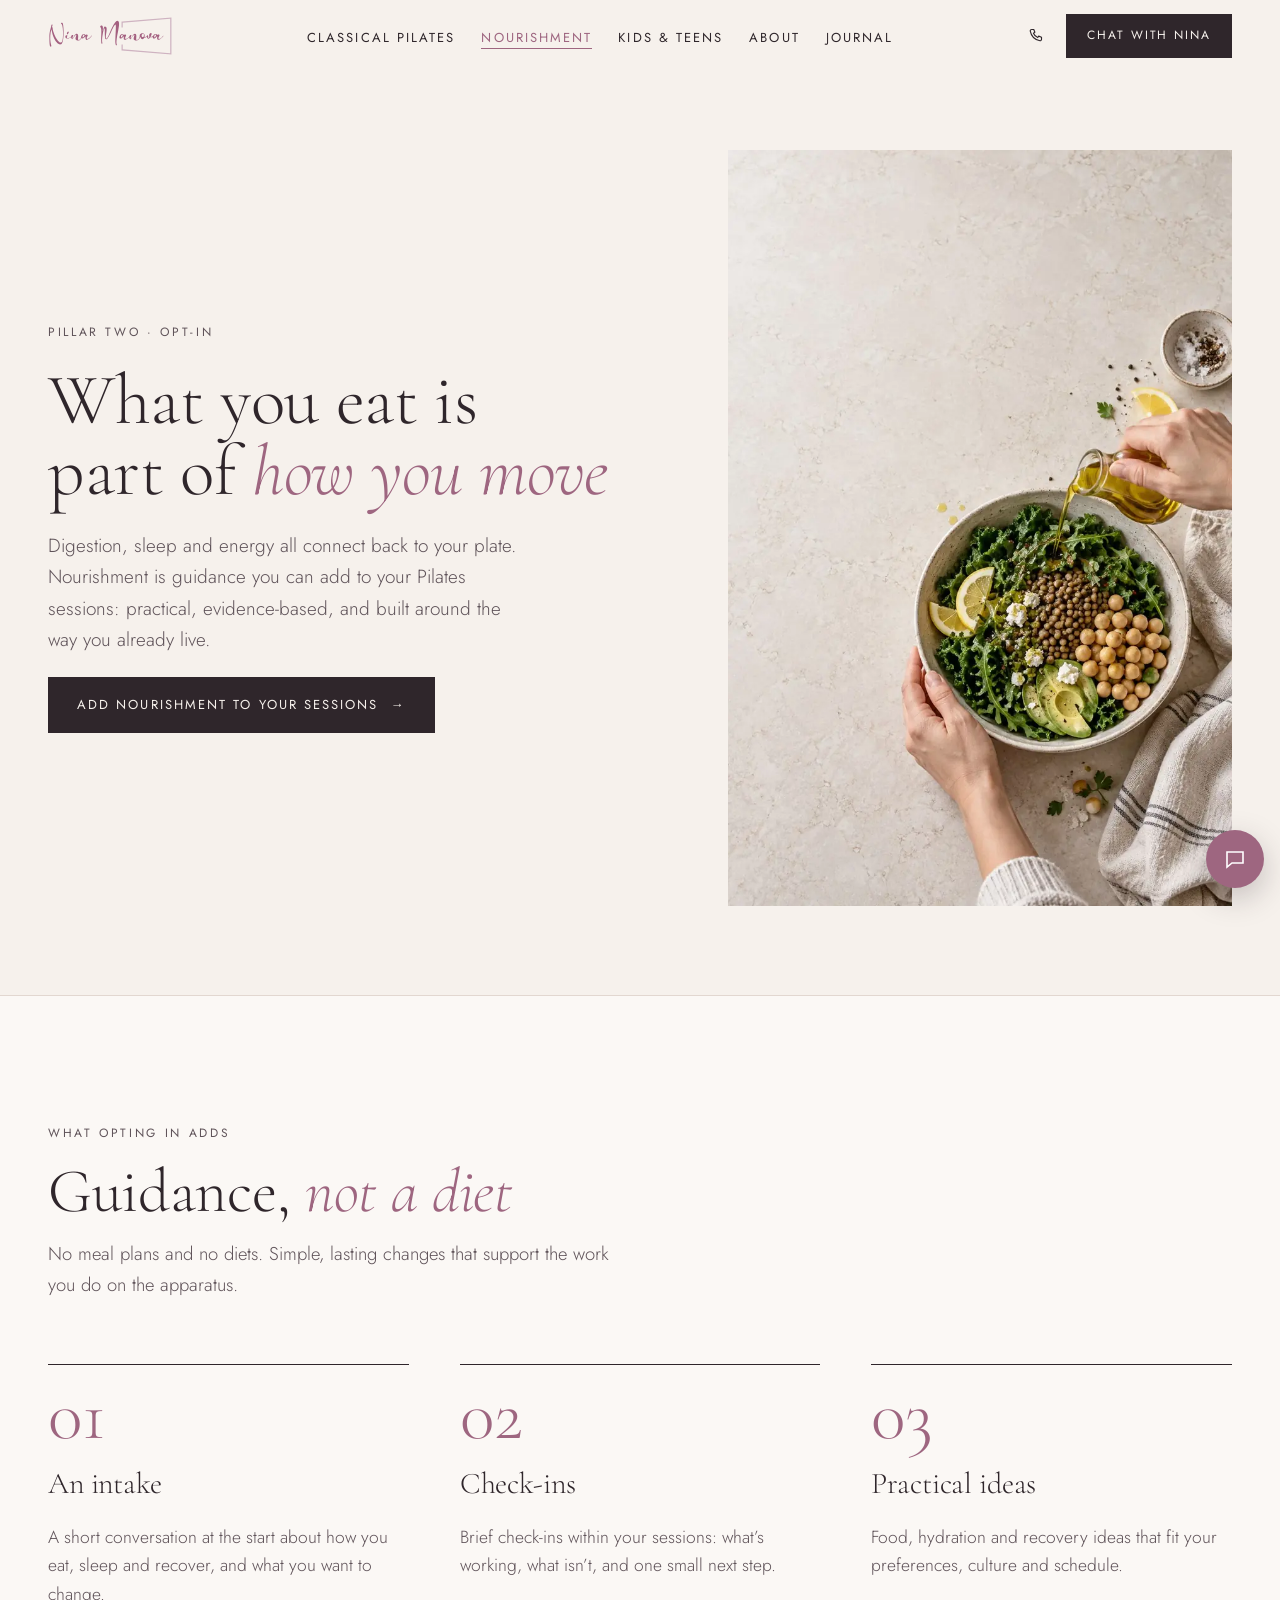
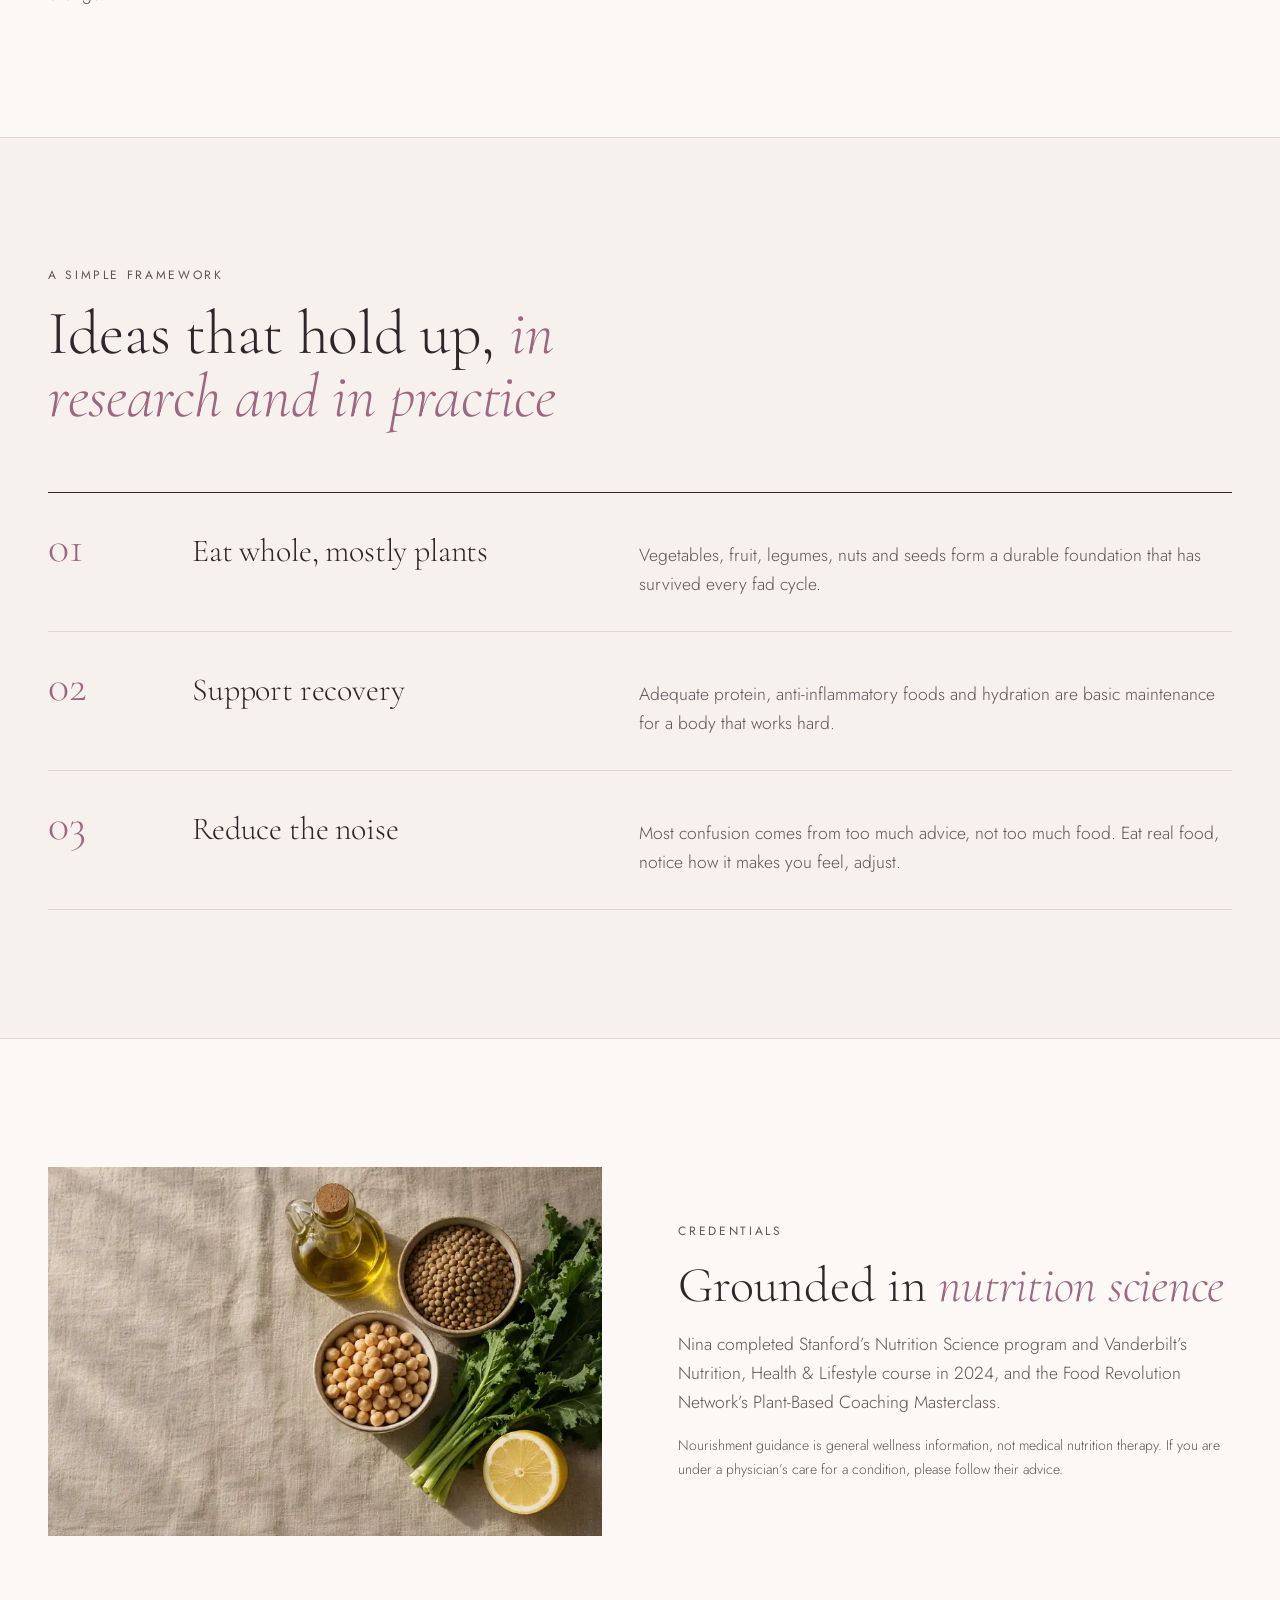
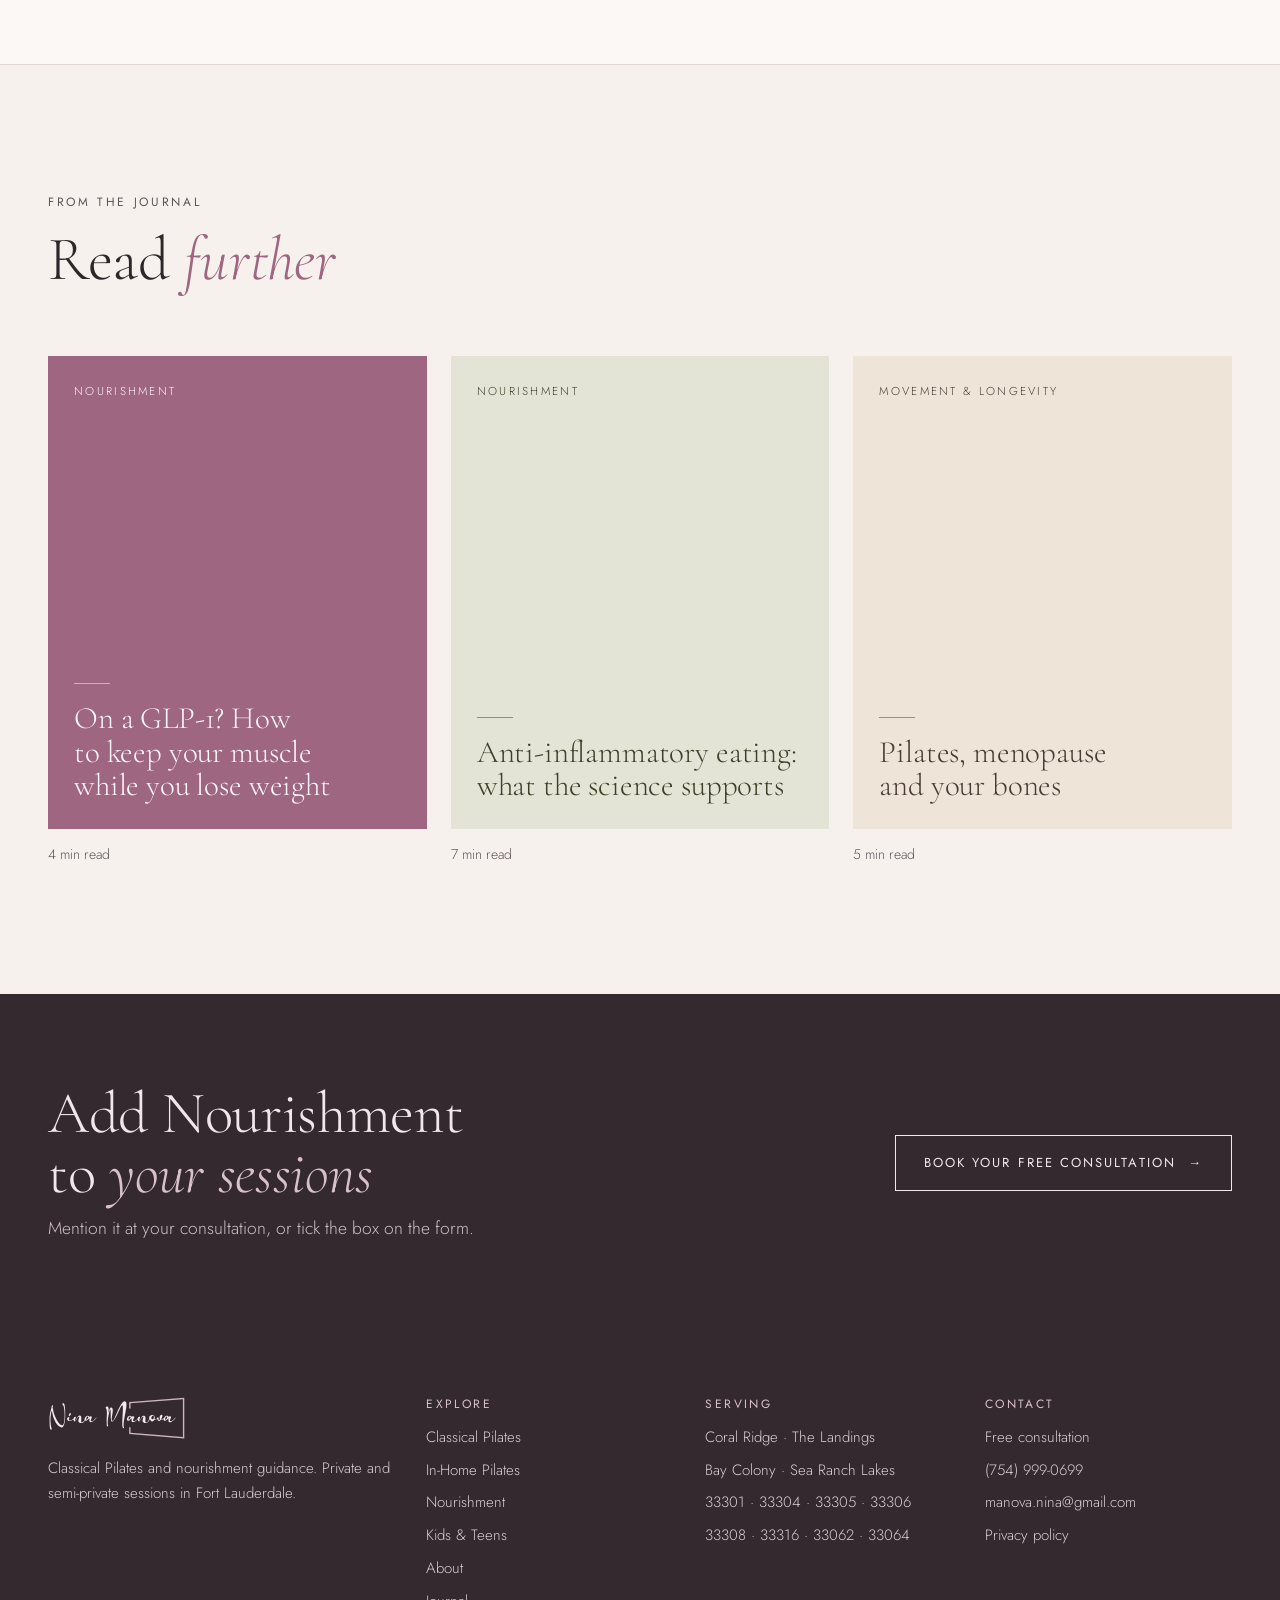
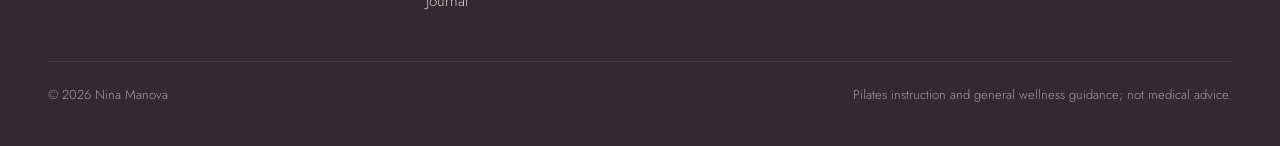
<file: nourishment/index.html>
<!doctype html>
<html lang="en">
<head>
<meta charset="utf-8">
<meta name="viewport" content="width=device-width, initial-scale=1, viewport-fit=cover">
<script async src="https://www.googletagmanager.com/gtag/js?id=AW-18467051626"></script>
<script>window.dataLayer=window.dataLayer||[];function gtag(){dataLayer.push(arguments);}gtag('js',new Date());try{var q=location.search;if(/[?&]internal=1/.test(q))localStorage.setItem('nm_internal','1');if(/[?&]internal=0/.test(q))localStorage.removeItem('nm_internal');if(localStorage.getItem('nm_internal')==='1')gtag('set',{traffic_type:'internal'})}catch(e){}gtag('config','AW-18467051626');gtag('config','G-J1ZRW0LNW8');gtag('config','AW-18467051626/ujg7CJiLvIgdEOqw4-VE',{'phone_conversion_number':'(754) 999-0699'});</script>
<title>Nutrition Guidance with Pilates, Fort Lauderdale · Nina Manova</title>
<meta name="description" content="Optional nourishment guidance woven into your Pilates sessions: practical, evidence-based ideas for strength, recovery and energy. No meal plans, no diets.">
<link rel="canonical" href="https://ninamanova.com/nourishment/">
<meta property="og:type" content="website">
<meta property="og:site_name" content="Nina Manova">
<meta property="og:locale" content="en_US">
<meta property="og:title" content="Nutrition Guidance with Pilates, Fort Lauderdale · Nina Manova">
<meta property="og:description" content="Optional nourishment guidance woven into your Pilates sessions: practical, evidence-based ideas for strength, recovery and energy. No meal plans, no diets.">
<meta property="og:url" content="https://ninamanova.com/nourishment/">
<meta property="og:image" content="https://ninamanova.com/assets/img/og-share.jpg">
<meta property="og:image:width" content="1200">
<meta property="og:image:height" content="630">
<meta name="twitter:card" content="summary_large_image">
<meta name="geo.region" content="US-FL">
<meta name="geo.placename" content="Fort Lauderdale">
<link rel="icon" href="/assets/img/favicon.svg" type="image/svg+xml">
<link rel="icon" href="/assets/img/favicon-32.png" sizes="32x32" type="image/png">
<link rel="apple-touch-icon" href="/assets/img/apple-touch-icon.png">
<link rel="preconnect" href="https://fonts.googleapis.com">
<link rel="preconnect" href="https://fonts.gstatic.com" crossorigin>
<link rel="preload" as="style" href="https://fonts.googleapis.com/css2?family=Cormorant+Garamond:ital,wght@0,300;0,400;0,500;1,300;1,400&family=Jost:wght@300;400;500&display=swap">
<link rel="stylesheet" href="https://fonts.googleapis.com/css2?family=Cormorant+Garamond:ital,wght@0,300;0,400;0,500;1,300;1,400&family=Jost:wght@300;400;500&display=swap" media="print" onload="this.media='all'">
<noscript><link rel="stylesheet" href="https://fonts.googleapis.com/css2?family=Cormorant+Garamond:ital,wght@0,300;0,400;0,500;1,300;1,400&family=Jost:wght@300;400;500&display=swap"></noscript>
<link rel="stylesheet" href="/assets/css/styles.css">
<script type="application/ld+json">{"@context": "https://schema.org", "@type": "Service", "name": "Nourishment guidance (add-on to Pilates sessions)", "serviceType": "Wellness and nutrition guidance", "provider": {"@id": "https://ninamanova.com/#business"}, "url": "https://ninamanova.com/nourishment/", "areaServed": [{"@type": "City", "name": "Fort Lauderdale, FL"}, {"@type": "Place", "name": "Coral Ridge, Fort Lauderdale"}, {"@type": "Place", "name": "The Landings, Fort Lauderdale"}, {"@type": "Place", "name": "Bay Colony, Fort Lauderdale"}, {"@type": "Place", "name": "Sea Ranch Lakes, FL"}, {"@type": "Place", "name": "Lauderdale-by-the-Sea, FL"}]}</script>
<script type="application/ld+json">{"@context": "https://schema.org", "@type": "BreadcrumbList", "itemListElement": [{"@type": "ListItem", "position": 1, "name": "Home", "item": "https://ninamanova.com/"}, {"@type": "ListItem", "position": 2, "name": "Nourishment", "item": "https://ninamanova.com/nourishment/"}]}</script>
</head>
<body>
<a class="skip" href="#main">Skip to content</a>
<nav class="nav" aria-label="Main"><div class="container">
<a href="/" aria-label="Nina Manova home"><img class="logo" src="/assets/img/logo.svg" alt="Nina Manova" width="357" height="114"></a>
<ul><li><a class="u" href="/classical-pilates/">Classical Pilates</a></li><li><a class="u" href="/nourishment/" aria-current="page">Nourishment</a></li><li><a class="u" href="/kids/">Kids &amp; Teens</a></li><li><a class="u" href="/about/">About</a></li><li><a class="u" href="/journal/">Journal</a></li></ul>
<div class="nav-cta"><a class="nav-call" href="tel:+17549990699" aria-label="Call or text Nina at (754) 999-0699"><svg viewBox="0 0 24 24" aria-hidden="true"><path d="M6.6 3.5h3l1.5 4-2 1.3a11 11 0 0 0 6.1 6.1l1.3-2 4 1.5v3a2 2 0 0 1-2.2 2A17.5 17.5 0 0 1 4.6 5.7a2 2 0 0 1 2-2.2z"/></svg><span>(754) 999-0699</span></a>
<button class="btn sm solid" type="button" data-chat>Chat with Nina</button></div>
<button class="menu-btn" type="button" aria-expanded="false">Menu</button>
</div></nav>
<main id="main">
<section class="phero portrait"><div class="container">
<div class="copy"><span class="eyebrow">Pillar two · opt-in</span><h1>What you eat is part of <em>how you move</em></h1>
<p class="lead">Digestion, sleep and energy all connect back to your plate. Nourishment is guidance you can add to your Pilates sessions: practical, evidence-based, and built around the way you already live.</p>
<div><a class="btn solid" href="/begin/">Add Nourishment to your sessions <span class="arr">→</span></a></div></div>
<figure><img src="/assets/img/plating.jpg" alt="Hands finishing a bowl of greens, lentils and chickpeas" width="1024" height="1536" srcset="/assets/img/plating-480.webp 480w, /assets/img/plating-800.webp 800w, /assets/img/plating-1024.webp 1024w" sizes="(max-width:860px) 100vw, 50vw"></figure>
</div></section>

<section class="block paper"><div class="container">
<div class="head rv"><span class="eyebrow">What opting in adds</span><h2>Guidance, <em>not a diet</em></h2><p>No meal plans and no diets. Simple, lasting changes that support the work you do on the apparatus.</p></div>
<div class="steps">
<div class="step rv"><span class="n">01</span><h3>An intake</h3><p>A short conversation at the start about how you eat, sleep and recover, and what you want to change.</p></div>
<div class="step rv"><span class="n">02</span><h3>Check-ins</h3><p>Brief check-ins within your sessions: what’s working, what isn’t, and one small next step.</p></div>
<div class="step rv"><span class="n">03</span><h3>Practical ideas</h3><p>Food, hydration and recovery ideas that fit your preferences, culture and schedule.</p></div>
</div>
</div></section>

<section class="block"><div class="container">
<div class="head rv"><span class="eyebrow">A simple framework</span><h2>Ideas that hold up, <em>in research and in practice</em></h2></div>
<div class="principles rv">
<div class="principle"><span class="n">01</span><h3>Eat whole, mostly plants</h3><p>Vegetables, fruit, legumes, nuts and seeds form a durable foundation that has survived every fad cycle.</p></div>
<div class="principle"><span class="n">02</span><h3>Support recovery</h3><p>Adequate protein, anti-inflammatory foods and hydration are basic maintenance for a body that works hard.</p></div>
<div class="principle"><span class="n">03</span><h3>Reduce the noise</h3><p>Most confusion comes from too much advice, not too much food. Eat real food, notice how it makes you feel, adjust.</p></div>
</div>
</div></section>

<section class="block paper"><div class="container split">
<figure class="rv"><img src="/assets/img/still-life.jpg" alt="Olive oil, lentils, chickpeas, greens and lemon on linen" loading="lazy" srcset="/assets/img/still-life-480.webp 480w, /assets/img/still-life-800.webp 800w, /assets/img/still-life-1200.webp 1200w, /assets/img/still-life-1536.webp 1536w" sizes="(max-width:860px) 100vw, 50vw"></figure>
<div class="prose rv"><span class="eyebrow">Credentials</span><h2>Grounded in <em>nutrition science</em></h2>
<p>Nina completed Stanford’s Nutrition Science program and Vanderbilt’s Nutrition, Health &amp; Lifestyle course in 2024, and the Food Revolution Network’s Plant-Based Coaching Masterclass.</p>
<p style="font-size:14px">Nourishment guidance is general wellness information, not medical nutrition therapy. If you are under a physician’s care for a condition, please follow their advice.</p></div>
</div></section>

<section class="block"><div class="container">
<div class="head rv"><span class="eyebrow">From the journal</span><h2>Read <em>further</em></h2></div>
<div class="cards"><a class="card rv" data-cat="nourishment" href="/journal/glp1-keep-muscle-while-losing-weight/"><div class="cover c5"><span class="cat">Nourishment</span><div style="display:grid;gap:18px"><span class="rule"></span><h3>On a GLP-1? How to keep your muscle while you lose weight</h3></div></div><span class="meta">4 min read</span></a><a class="card rv" data-cat="nourishment" href="/journal/anti-inflammatory-eating/"><div class="cover c2"><span class="cat">Nourishment</span><div style="display:grid;gap:18px"><span class="rule"></span><h3>Anti-inflammatory eating: what the science supports</h3></div></div><span class="meta">7 min read</span></a><a class="card rv" data-cat="movement" href="/journal/pilates-menopause-bone-density/"><div class="cover c4"><span class="cat">Movement &amp; longevity</span><div style="display:grid;gap:18px"><span class="rule"></span><h3>Pilates, menopause and your bones</h3></div></div><span class="meta">5 min read</span></a></div>
</div></section>
<section class="band"><div class="container">
<div><h2>Add Nourishment to <em>your sessions</em></h2><p>Mention it at your consultation, or tick the box on the form.</p></div>
<a class="btn light" href="/begin/">Book your free consultation <span class="arr">→</span></a>
</div></section>
</main>
<footer><div class="container">
<div class="grid">
<div><img class="flogo" src="/assets/img/logo-light.svg" alt="Nina Manova" width="357" height="114" loading="lazy"><p>Classical Pilates and nourishment guidance. Private and semi-private sessions in Fort Lauderdale.</p></div>
<div><h2 class="fh">Explore</h2><ul><li><a class="u" href="/classical-pilates/">Classical Pilates</a></li><li><a class="u" href="/in-home-pilates/">In-Home Pilates</a></li><li><a class="u" href="/nourishment/">Nourishment</a></li><li><a class="u" href="/kids/">Kids &amp; Teens</a></li><li><a class="u" href="/about/">About</a></li><li><a class="u" href="/journal/">Journal</a></li></ul></div>
<div><h2 class="fh">Serving</h2><ul><li>Coral Ridge · The Landings</li><li>Bay Colony · Sea Ranch Lakes</li><li>33301 · 33304 · 33305 · 33306</li><li>33308 · 33316 · 33062 · 33064</li></ul></div>
<div><h2 class="fh">Contact</h2><ul><li><a class="u" href="/begin/">Free consultation</a></li><li><a class="u" href="tel:+17549990699">(754) 999-0699</a></li><li><a class="u" href="mailto:manova.nina@gmail.com">manova.nina@gmail.com</a></li><li><a class="u" href="/privacy/">Privacy policy</a></li></ul></div>
</div>
<div class="fine"><span>© 2026 Nina Manova</span><span>Pilates instruction and general wellness guidance; not medical advice.</span></div>
</div></footer>
<div class="mcta"><a href="tel:+17549990699"><svg viewBox="0 0 24 24" aria-hidden="true"><path d="M6.6 3.5h3l1.5 4-2 1.3a11 11 0 0 0 6.1 6.1l1.3-2 4 1.5v3a2 2 0 0 1-2.2 2A17.5 17.5 0 0 1 4.6 5.7a2 2 0 0 1 2-2.2z"/></svg><span>(754) 999-0699</span></a><button type="button" data-chat><svg viewBox="0 0 24 24" aria-hidden="true"><path d="M4 5h16v11H9l-5 4z"/></svg>Chat<span class="wn">&nbsp;with Nina</span></button></div>
<button class="chat-btn" id="chatBtn" type="button" aria-expanded="false" aria-controls="chat" aria-label="Ask about sessions"><svg viewBox="0 0 24 24" aria-hidden="true"><path d="M4 5h16v11H9l-5 4z"/></svg></button>
<div class="chat" id="chat" data-clarity-mask="true" role="dialog" aria-label="Ask about sessions" hidden>
<header><div><b>Ask about sessions</b><small>Automated assistant · Nina replies personally</small></div><button type="button" id="chatClose" aria-label="Close chat">×</button></header>
<div class="msgs" id="msgs" data-clarity-mask="true" aria-live="polite"></div>
<form class="zip" id="zipForm"><input id="zipInput" inputmode="numeric" maxlength="5" placeholder="Your zip code" aria-label="Zip code" autocomplete="postal-code"><button class="btn sm solid" type="submit">Send</button></form>
</div>
<script src="/assets/js/site.js" defer></script>
</body>
</html>
</file>
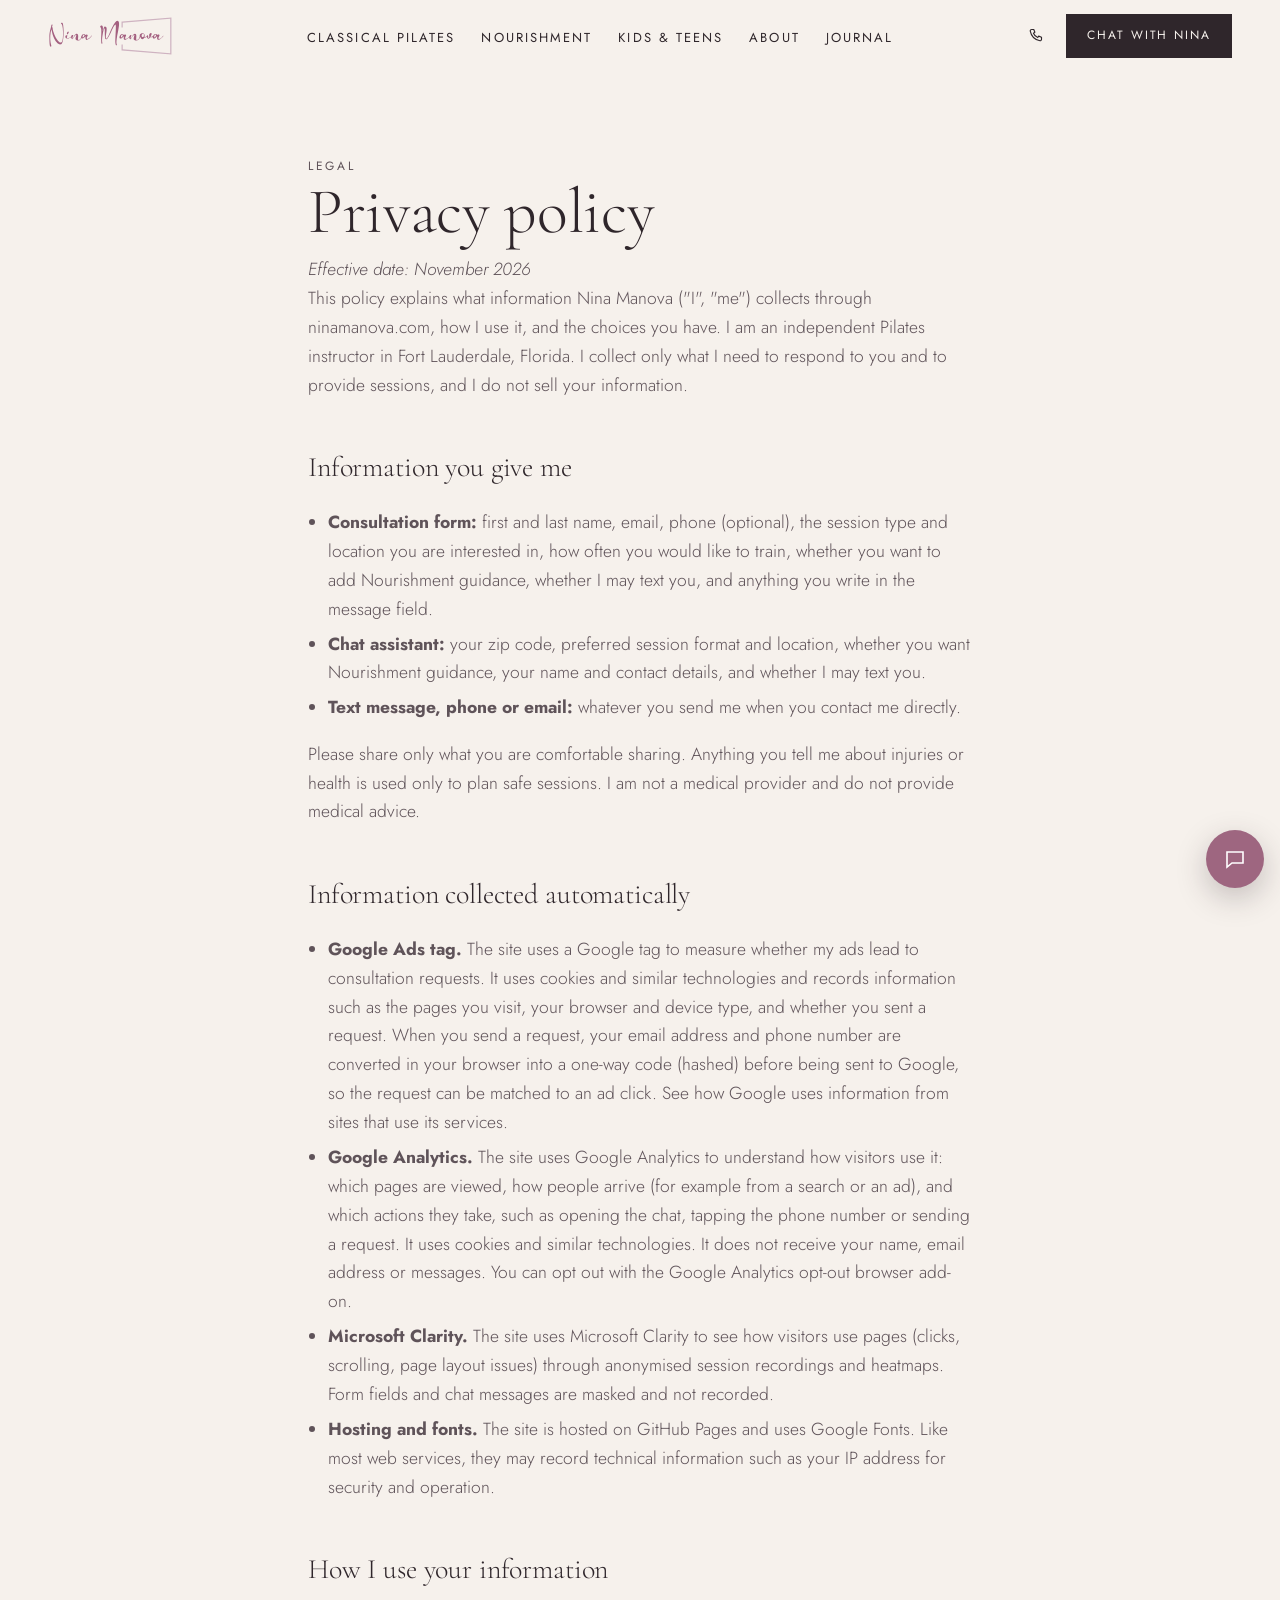
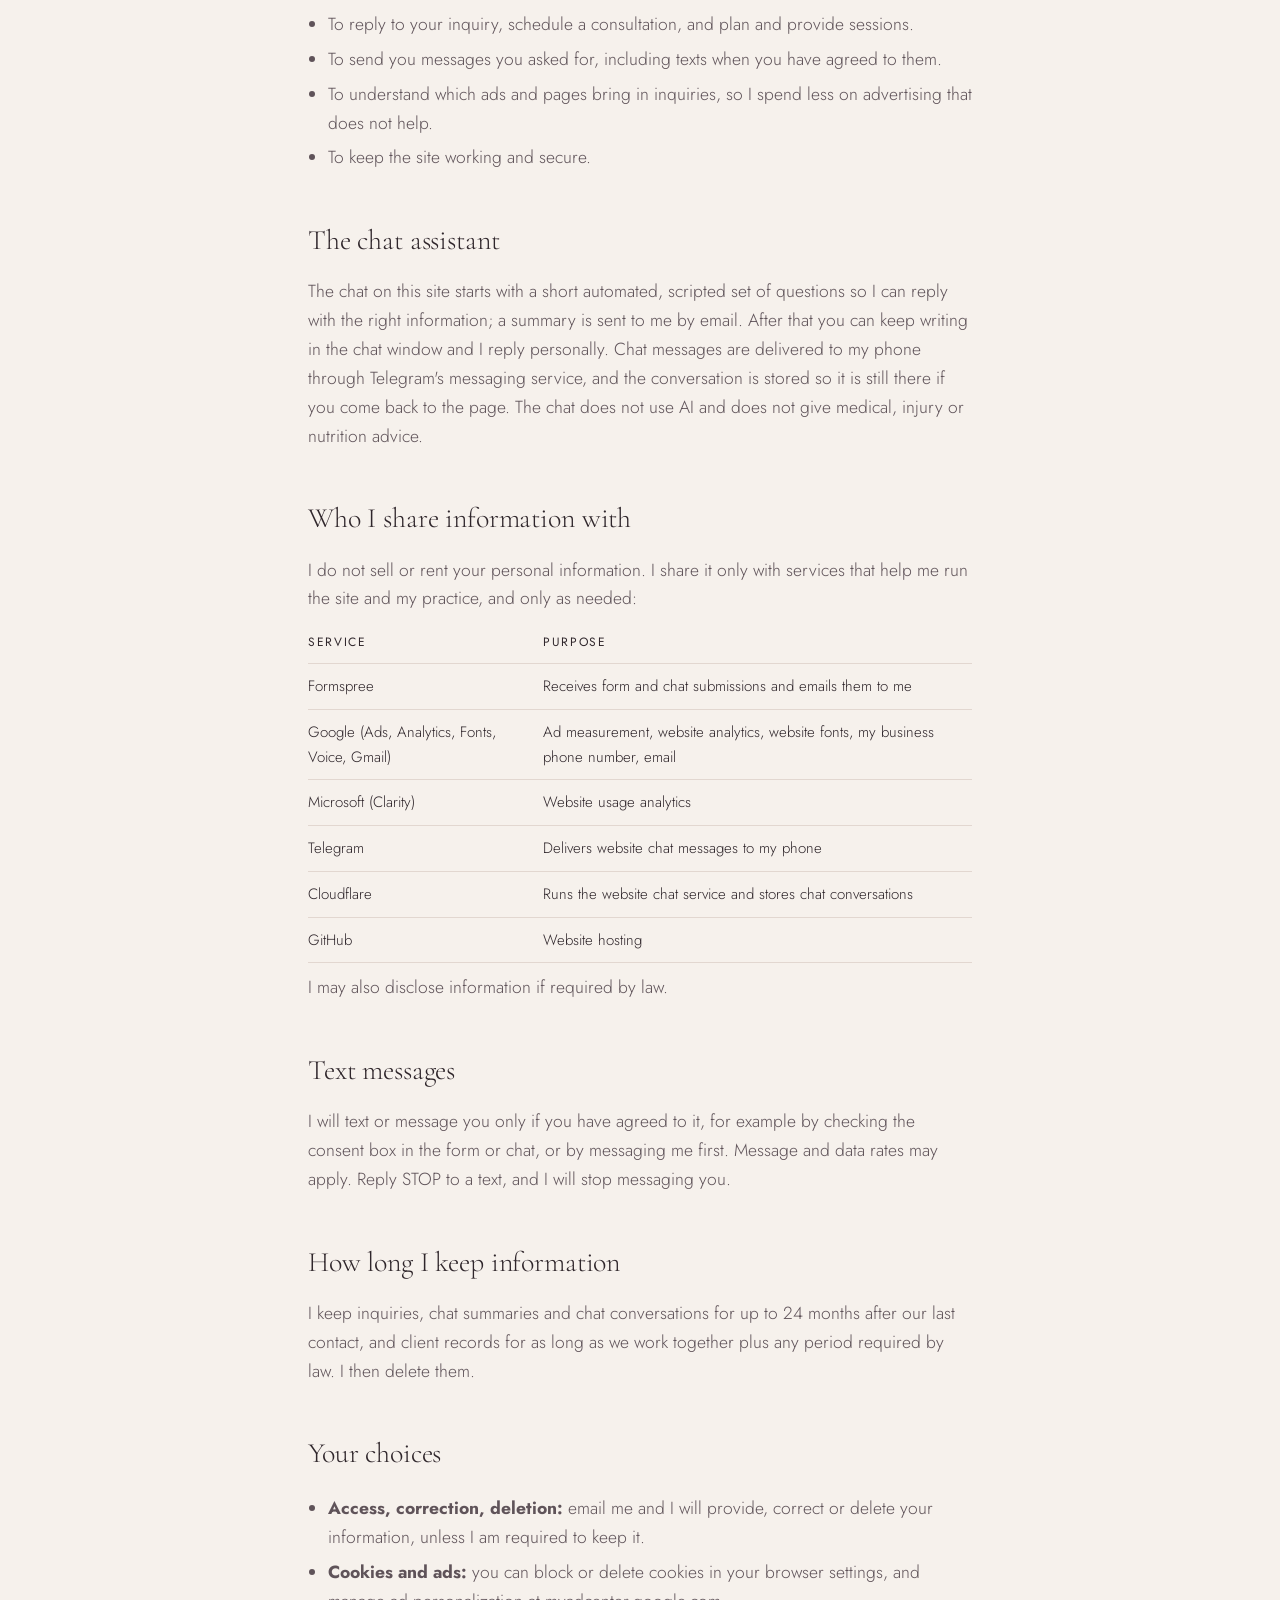
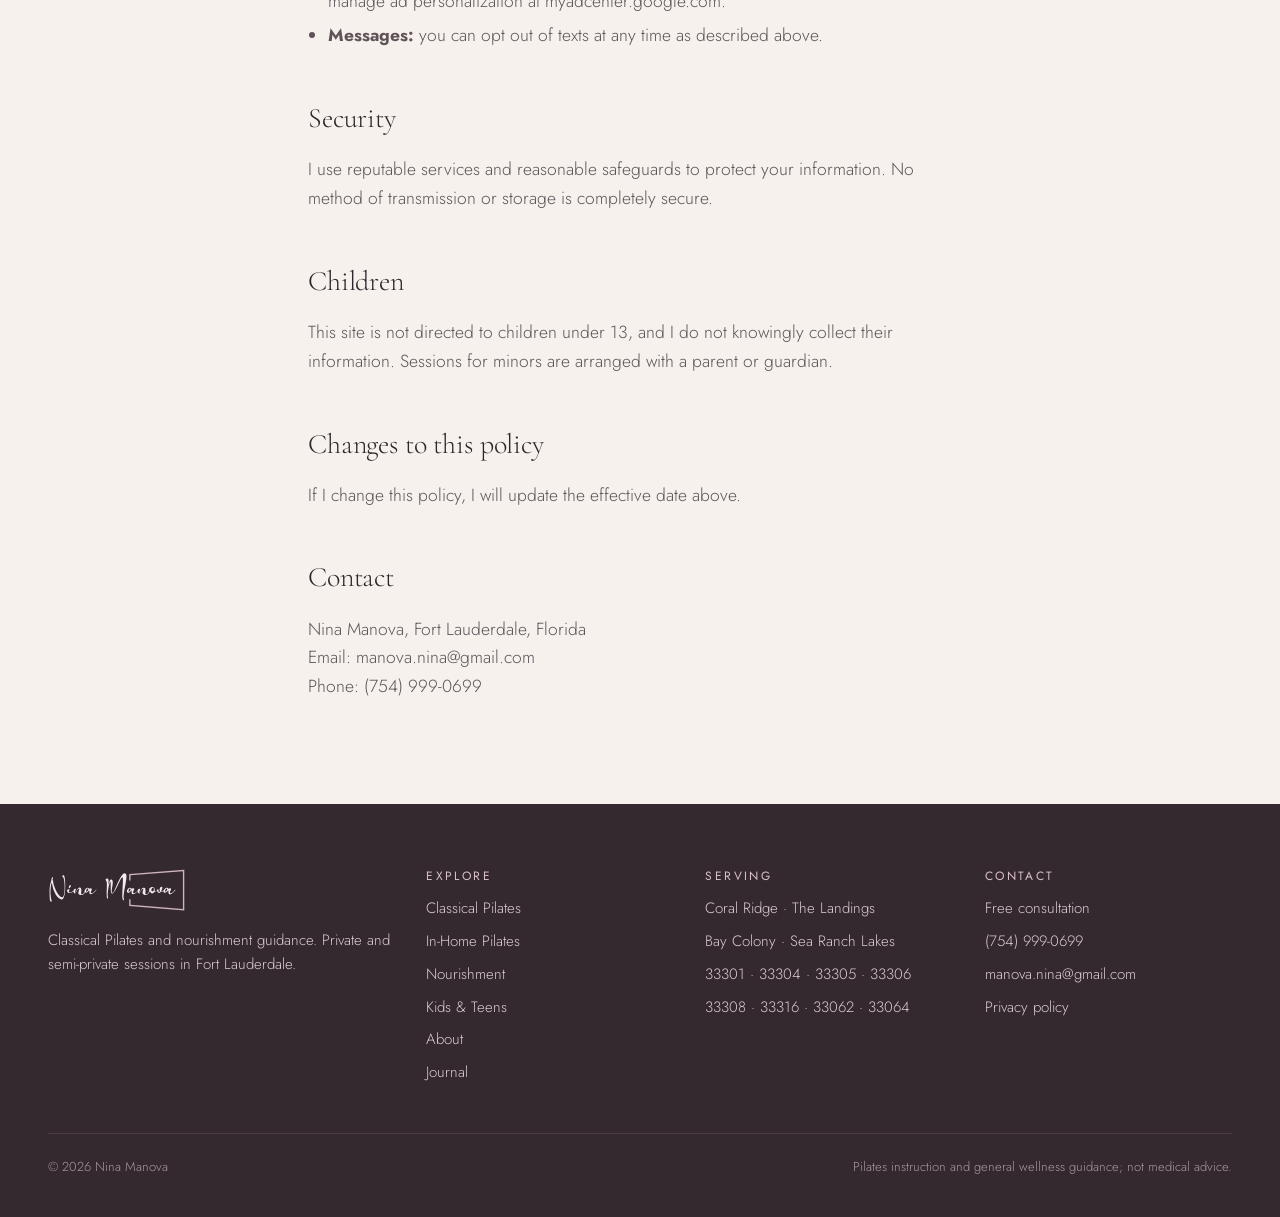
<file: privacy/index.html>
<!doctype html>
<html lang="en">
<head>
<meta charset="utf-8">
<meta name="viewport" content="width=device-width, initial-scale=1, viewport-fit=cover">
<script async src="https://www.googletagmanager.com/gtag/js?id=AW-18467051626"></script>
<script>window.dataLayer=window.dataLayer||[];function gtag(){dataLayer.push(arguments);}gtag('js',new Date());try{var q=location.search;if(/[?&]internal=1/.test(q))localStorage.setItem('nm_internal','1');if(/[?&]internal=0/.test(q))localStorage.removeItem('nm_internal');if(localStorage.getItem('nm_internal')==='1')gtag('set',{traffic_type:'internal'})}catch(e){}gtag('config','AW-18467051626');gtag('config','G-J1ZRW0LNW8');gtag('config','AW-18467051626/ujg7CJiLvIgdEOqw4-VE',{'phone_conversion_number':'(754) 999-0699'});</script>
<title>Privacy Policy · Nina Manova</title>
<meta name="description" content="How ninamanova.com collects, uses and protects your information.">
<link rel="canonical" href="https://ninamanova.com/privacy/">
<meta property="og:type" content="website">
<meta property="og:site_name" content="Nina Manova">
<meta property="og:locale" content="en_US">
<meta property="og:title" content="Privacy Policy · Nina Manova">
<meta property="og:description" content="How ninamanova.com collects, uses and protects your information.">
<meta property="og:url" content="https://ninamanova.com/privacy/">
<meta property="og:image" content="https://ninamanova.com/assets/img/og-share.jpg">
<meta property="og:image:width" content="1200">
<meta property="og:image:height" content="630">
<meta name="twitter:card" content="summary_large_image">
<meta name="geo.region" content="US-FL">
<meta name="geo.placename" content="Fort Lauderdale">
<link rel="icon" href="/assets/img/favicon.svg" type="image/svg+xml">
<link rel="icon" href="/assets/img/favicon-32.png" sizes="32x32" type="image/png">
<link rel="apple-touch-icon" href="/assets/img/apple-touch-icon.png">
<link rel="preconnect" href="https://fonts.googleapis.com">
<link rel="preconnect" href="https://fonts.gstatic.com" crossorigin>
<link rel="preload" as="style" href="https://fonts.googleapis.com/css2?family=Cormorant+Garamond:ital,wght@0,300;0,400;0,500;1,300;1,400&family=Jost:wght@300;400;500&display=swap">
<link rel="stylesheet" href="https://fonts.googleapis.com/css2?family=Cormorant+Garamond:ital,wght@0,300;0,400;0,500;1,300;1,400&family=Jost:wght@300;400;500&display=swap" media="print" onload="this.media='all'">
<noscript><link rel="stylesheet" href="https://fonts.googleapis.com/css2?family=Cormorant+Garamond:ital,wght@0,300;0,400;0,500;1,300;1,400&family=Jost:wght@300;400;500&display=swap"></noscript>
<link rel="stylesheet" href="/assets/css/styles.css">
</head>
<body>
<a class="skip" href="#main">Skip to content</a>
<nav class="nav" aria-label="Main"><div class="container">
<a href="/" aria-label="Nina Manova home"><img class="logo" src="/assets/img/logo.svg" alt="Nina Manova" width="357" height="114"></a>
<ul><li><a class="u" href="/classical-pilates/">Classical Pilates</a></li><li><a class="u" href="/nourishment/">Nourishment</a></li><li><a class="u" href="/kids/">Kids &amp; Teens</a></li><li><a class="u" href="/about/">About</a></li><li><a class="u" href="/journal/">Journal</a></li></ul>
<div class="nav-cta"><a class="nav-call" href="tel:+17549990699" aria-label="Call or text Nina at (754) 999-0699"><svg viewBox="0 0 24 24" aria-hidden="true"><path d="M6.6 3.5h3l1.5 4-2 1.3a11 11 0 0 0 6.1 6.1l1.3-2 4 1.5v3a2 2 0 0 1-2.2 2A17.5 17.5 0 0 1 4.6 5.7a2 2 0 0 1 2-2.2z"/></svg><span>(754) 999-0699</span></a>
<button class="btn sm solid" type="button" data-chat>Chat with Nina</button></div>
<button class="menu-btn" type="button" aria-expanded="false">Menu</button>
</div></nav>
<main id="main">
<section class="legal"><div class="container narrow">
<span class="eyebrow">Legal</span>
<h1>Privacy policy</h1>
<p><em>Effective date: November 2026</em></p>
<p>This policy explains what information Nina Manova ("I", "me") collects through ninamanova.com, how I use it, and the choices you have. I am an independent Pilates instructor in Fort Lauderdale, Florida. I collect only what I need to respond to you and to provide sessions, and I do not sell your information.</p>

<h2>Information you give me</h2>
<ul>
<li><strong>Consultation form:</strong> first and last name, email, phone (optional), the session type and location you are interested in, how often you would like to train, whether you want to add Nourishment guidance, whether I may text you, and anything you write in the message field.</li>
<li><strong>Chat assistant:</strong> your zip code, preferred session format and location, whether you want Nourishment guidance, your name and contact details, and whether I may text you.</li>
<li><strong>Text message, phone or email:</strong> whatever you send me when you contact me directly.</li>
</ul>
<p>Please share only what you are comfortable sharing. Anything you tell me about injuries or health is used only to plan safe sessions. I am not a medical provider and do not provide medical advice.</p>

<h2>Information collected automatically</h2>
<ul>
<li><strong>Google Ads tag.</strong> The site uses a Google tag to measure whether my ads lead to consultation requests. It uses cookies and similar technologies and records information such as the pages you visit, your browser and device type, and whether you sent a request. When you send a request, your email address and phone number are converted in your browser into a one-way code (hashed) before being sent to Google, so the request can be matched to an ad click. See <a class="u" href="https://policies.google.com/technologies/partner-sites" target="_blank" rel="noopener">how Google uses information from sites that use its services</a>.</li>
<li><strong>Google Analytics.</strong> The site uses Google Analytics to understand how visitors use it: which pages are viewed, how people arrive (for example from a search or an ad), and which actions they take, such as opening the chat, tapping the phone number or sending a request. It uses cookies and similar technologies. It does not receive your name, email address or messages. You can opt out with the <a class="u" href="https://tools.google.com/dlpage/gaoptout" target="_blank" rel="noopener">Google Analytics opt-out browser add-on</a>.</li>
<li><strong>Microsoft Clarity.</strong> The site uses Microsoft Clarity to see how visitors use pages (clicks, scrolling, page layout issues) through anonymised session recordings and heatmaps. Form fields and chat messages are masked and not recorded.</li>
<li><strong>Hosting and fonts.</strong> The site is hosted on GitHub Pages and uses Google Fonts. Like most web services, they may record technical information such as your IP address for security and operation.</li>
</ul>

<h2>How I use your information</h2>
<ul>
<li>To reply to your inquiry, schedule a consultation, and plan and provide sessions.</li>
<li>To send you messages you asked for, including texts when you have agreed to them.</li>
<li>To understand which ads and pages bring in inquiries, so I spend less on advertising that does not help.</li>
<li>To keep the site working and secure.</li>
</ul>

<h2>The chat assistant</h2>
<p>The chat on this site starts with a short automated, scripted set of questions so I can reply with the right information; a summary is sent to me by email. After that you can keep writing in the chat window and I reply personally. Chat messages are delivered to my phone through Telegram's messaging service, and the conversation is stored so it is still there if you come back to the page. The chat does not use AI and does not give medical, injury or nutrition advice.</p>

<h2>Who I share information with</h2>
<p>I do not sell or rent your personal information. I share it only with services that help me run the site and my practice, and only as needed:</p>
<table>
<thead><tr><th>Service</th><th>Purpose</th></tr></thead>
<tbody>
<tr><td>Formspree</td><td>Receives form and chat submissions and emails them to me</td></tr>
<tr><td>Google (Ads, Analytics, Fonts, Voice, Gmail)</td><td>Ad measurement, website analytics, website fonts, my business phone number, email</td></tr>
<tr><td>Microsoft (Clarity)</td><td>Website usage analytics</td></tr>
<tr><td>Telegram</td><td>Delivers website chat messages to my phone</td></tr>
<tr><td>Cloudflare</td><td>Runs the website chat service and stores chat conversations</td></tr>
<tr><td>GitHub</td><td>Website hosting</td></tr>
</tbody>
</table>
<p>I may also disclose information if required by law.</p>

<h2>Text messages</h2>
<p>I will text or message you only if you have agreed to it, for example by checking the consent box in the form or chat, or by messaging me first. Message and data rates may apply. Reply STOP to a text, and I will stop messaging you.</p>

<h2>How long I keep information</h2>
<p>I keep inquiries, chat summaries and chat conversations for up to 24 months after our last contact, and client records for as long as we work together plus any period required by law. I then delete them.</p>

<h2>Your choices</h2>
<ul>
<li><strong>Access, correction, deletion:</strong> email me and I will provide, correct or delete your information, unless I am required to keep it.</li>
<li><strong>Cookies and ads:</strong> you can block or delete cookies in your browser settings, and manage ad personalization at <a class="u" href="https://myadcenter.google.com" target="_blank" rel="noopener">myadcenter.google.com</a>.</li>
<li><strong>Messages:</strong> you can opt out of texts at any time as described above.</li>
</ul>

<h2>Security</h2>
<p>I use reputable services and reasonable safeguards to protect your information. No method of transmission or storage is completely secure.</p>

<h2>Children</h2>
<p>This site is not directed to children under 13, and I do not knowingly collect their information. Sessions for minors are arranged with a parent or guardian.</p>

<h2>Changes to this policy</h2>
<p>If I change this policy, I will update the effective date above.</p>

<h2>Contact</h2>
<p>Nina Manova, Fort Lauderdale, Florida<br>Email: <a class="u" href="mailto:manova.nina@gmail.com">manova.nina@gmail.com</a><br>Phone: <a class="u" href="tel:+17549990699">(754) 999-0699</a></p>
</div></section>

</main>
<footer><div class="container">
<div class="grid">
<div><img class="flogo" src="/assets/img/logo-light.svg" alt="Nina Manova" width="357" height="114" loading="lazy"><p>Classical Pilates and nourishment guidance. Private and semi-private sessions in Fort Lauderdale.</p></div>
<div><h2 class="fh">Explore</h2><ul><li><a class="u" href="/classical-pilates/">Classical Pilates</a></li><li><a class="u" href="/in-home-pilates/">In-Home Pilates</a></li><li><a class="u" href="/nourishment/">Nourishment</a></li><li><a class="u" href="/kids/">Kids &amp; Teens</a></li><li><a class="u" href="/about/">About</a></li><li><a class="u" href="/journal/">Journal</a></li></ul></div>
<div><h2 class="fh">Serving</h2><ul><li>Coral Ridge · The Landings</li><li>Bay Colony · Sea Ranch Lakes</li><li>33301 · 33304 · 33305 · 33306</li><li>33308 · 33316 · 33062 · 33064</li></ul></div>
<div><h2 class="fh">Contact</h2><ul><li><a class="u" href="/begin/">Free consultation</a></li><li><a class="u" href="tel:+17549990699">(754) 999-0699</a></li><li><a class="u" href="mailto:manova.nina@gmail.com">manova.nina@gmail.com</a></li><li><a class="u" href="/privacy/">Privacy policy</a></li></ul></div>
</div>
<div class="fine"><span>© 2026 Nina Manova</span><span>Pilates instruction and general wellness guidance; not medical advice.</span></div>
</div></footer>
<div class="mcta"><a href="tel:+17549990699"><svg viewBox="0 0 24 24" aria-hidden="true"><path d="M6.6 3.5h3l1.5 4-2 1.3a11 11 0 0 0 6.1 6.1l1.3-2 4 1.5v3a2 2 0 0 1-2.2 2A17.5 17.5 0 0 1 4.6 5.7a2 2 0 0 1 2-2.2z"/></svg><span>(754) 999-0699</span></a><button type="button" data-chat><svg viewBox="0 0 24 24" aria-hidden="true"><path d="M4 5h16v11H9l-5 4z"/></svg>Chat<span class="wn">&nbsp;with Nina</span></button></div>
<button class="chat-btn" id="chatBtn" type="button" aria-expanded="false" aria-controls="chat" aria-label="Ask about sessions"><svg viewBox="0 0 24 24" aria-hidden="true"><path d="M4 5h16v11H9l-5 4z"/></svg></button>
<div class="chat" id="chat" data-clarity-mask="true" role="dialog" aria-label="Ask about sessions" hidden>
<header><div><b>Ask about sessions</b><small>Automated assistant · Nina replies personally</small></div><button type="button" id="chatClose" aria-label="Close chat">×</button></header>
<div class="msgs" id="msgs" data-clarity-mask="true" aria-live="polite"></div>
<form class="zip" id="zipForm"><input id="zipInput" inputmode="numeric" maxlength="5" placeholder="Your zip code" aria-label="Zip code" autocomplete="postal-code"><button class="btn sm solid" type="submit">Send</button></form>
</div>
<script src="/assets/js/site.js" defer></script>
</body>
</html>
</file>
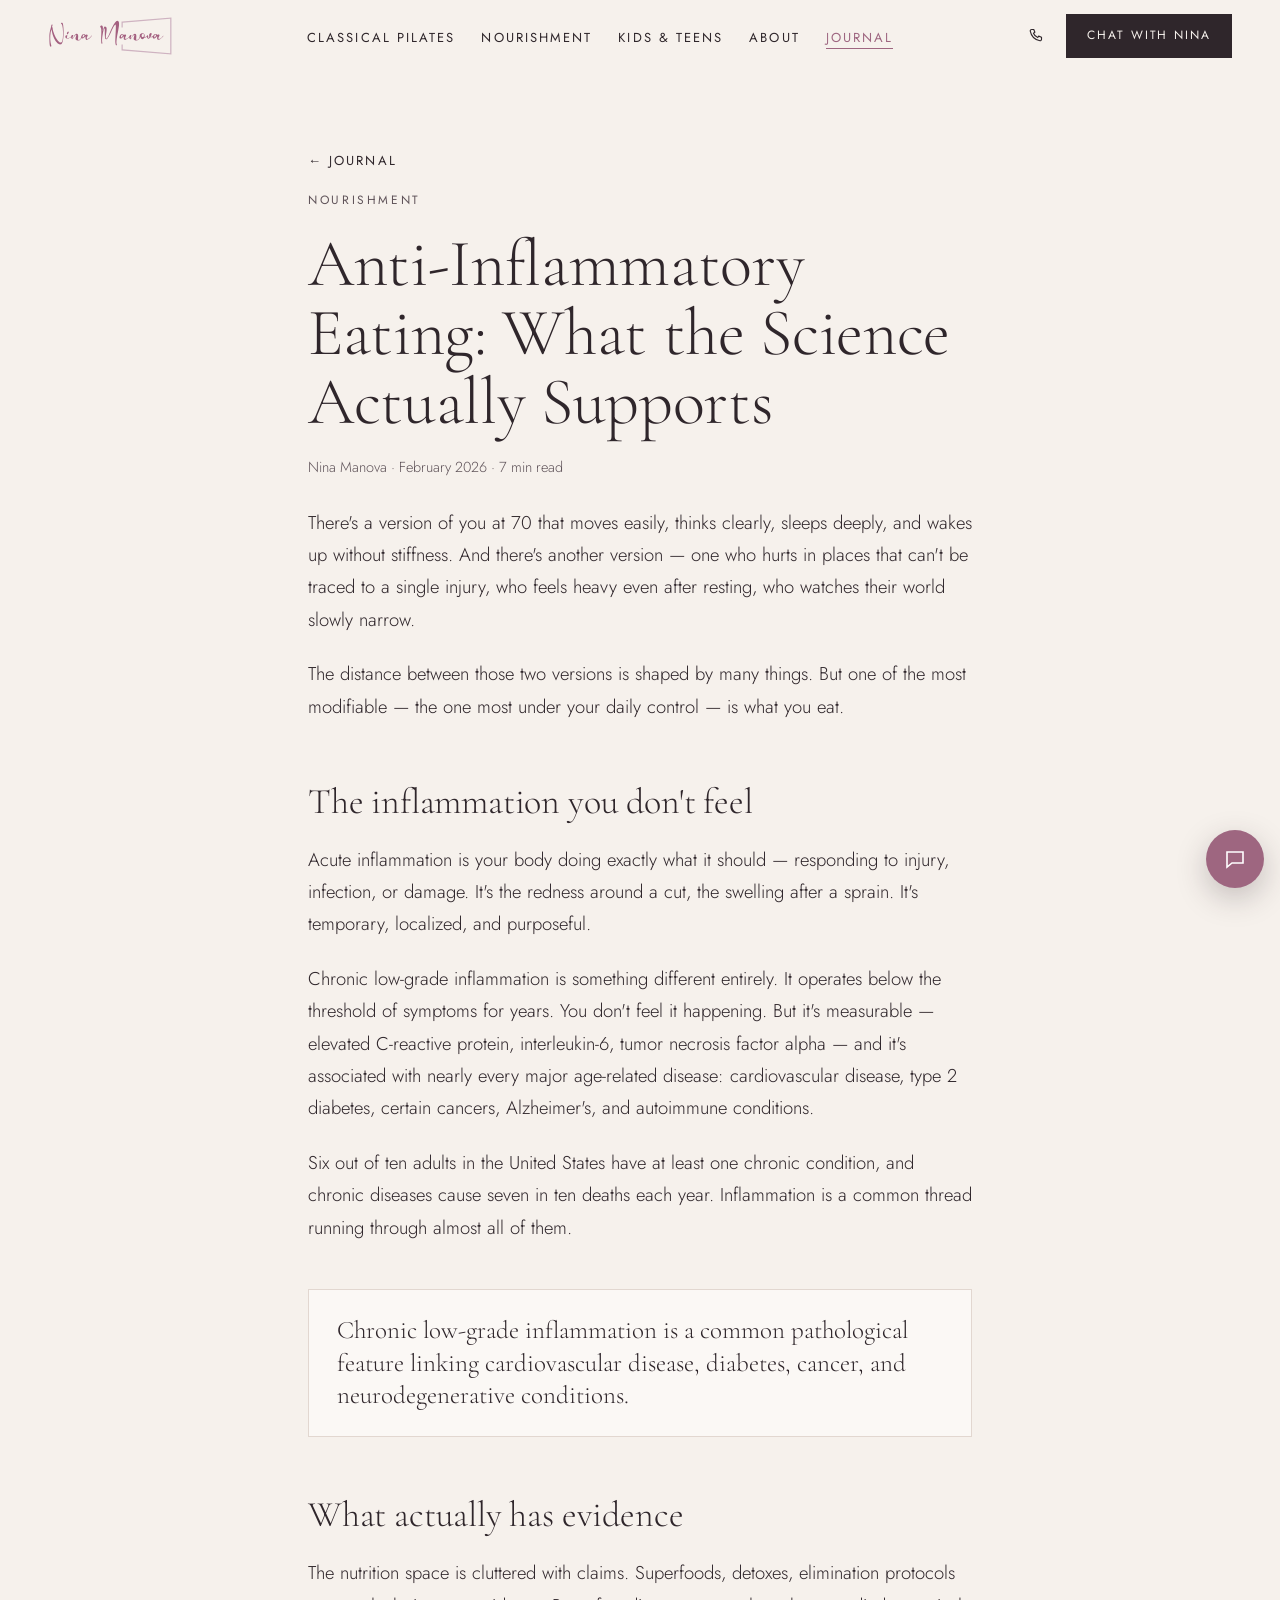
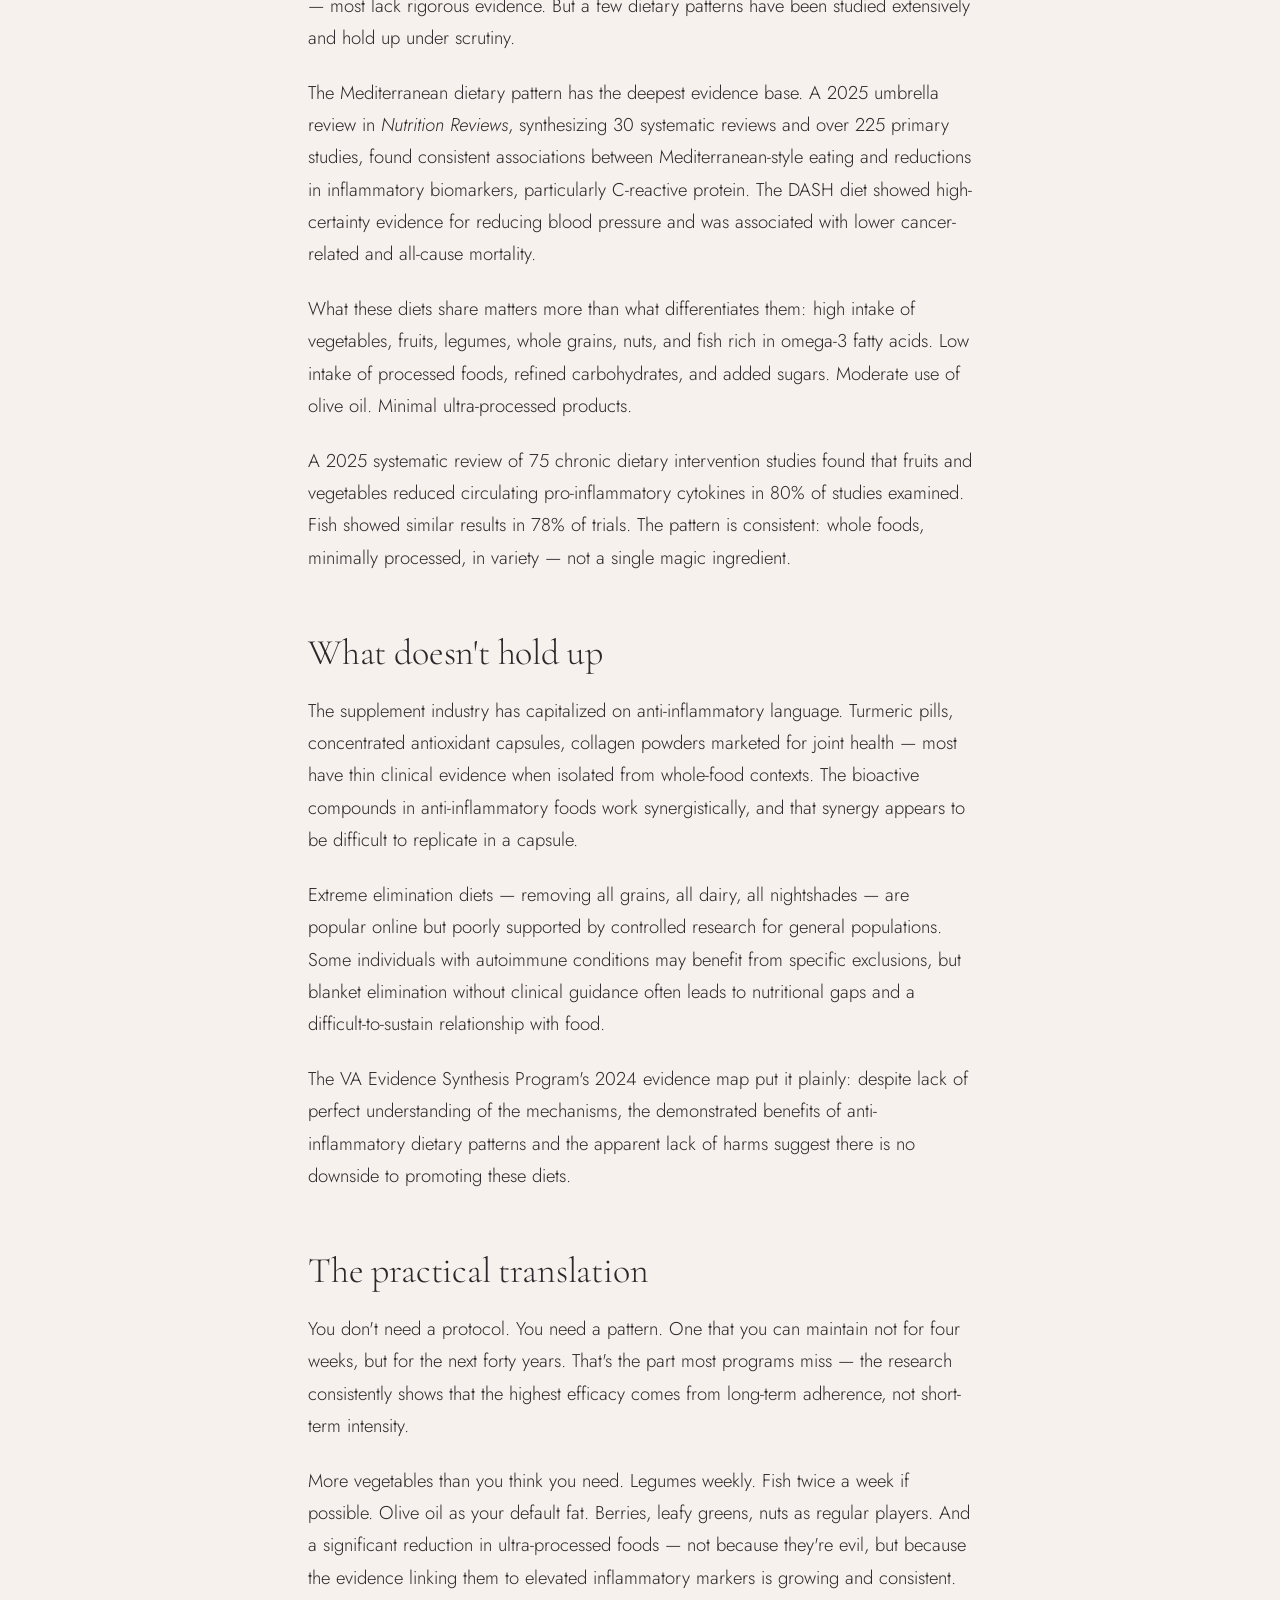
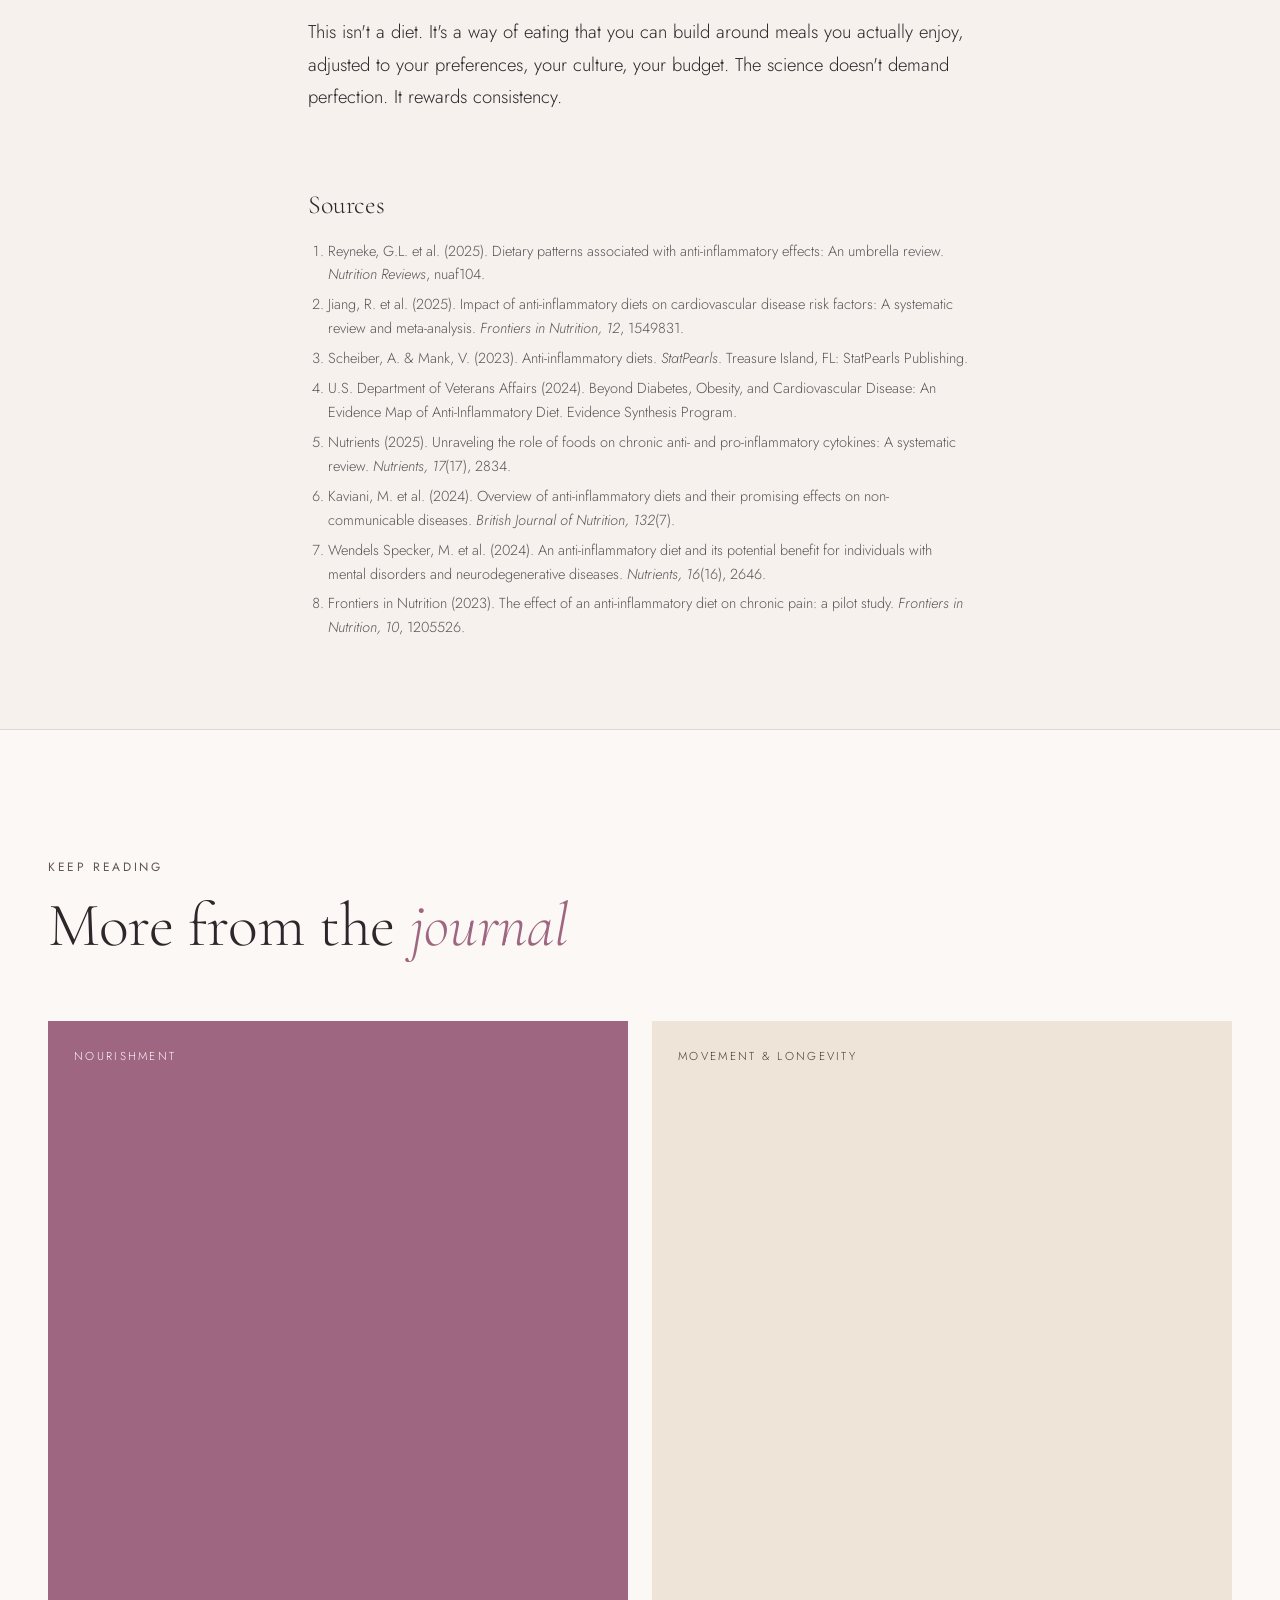
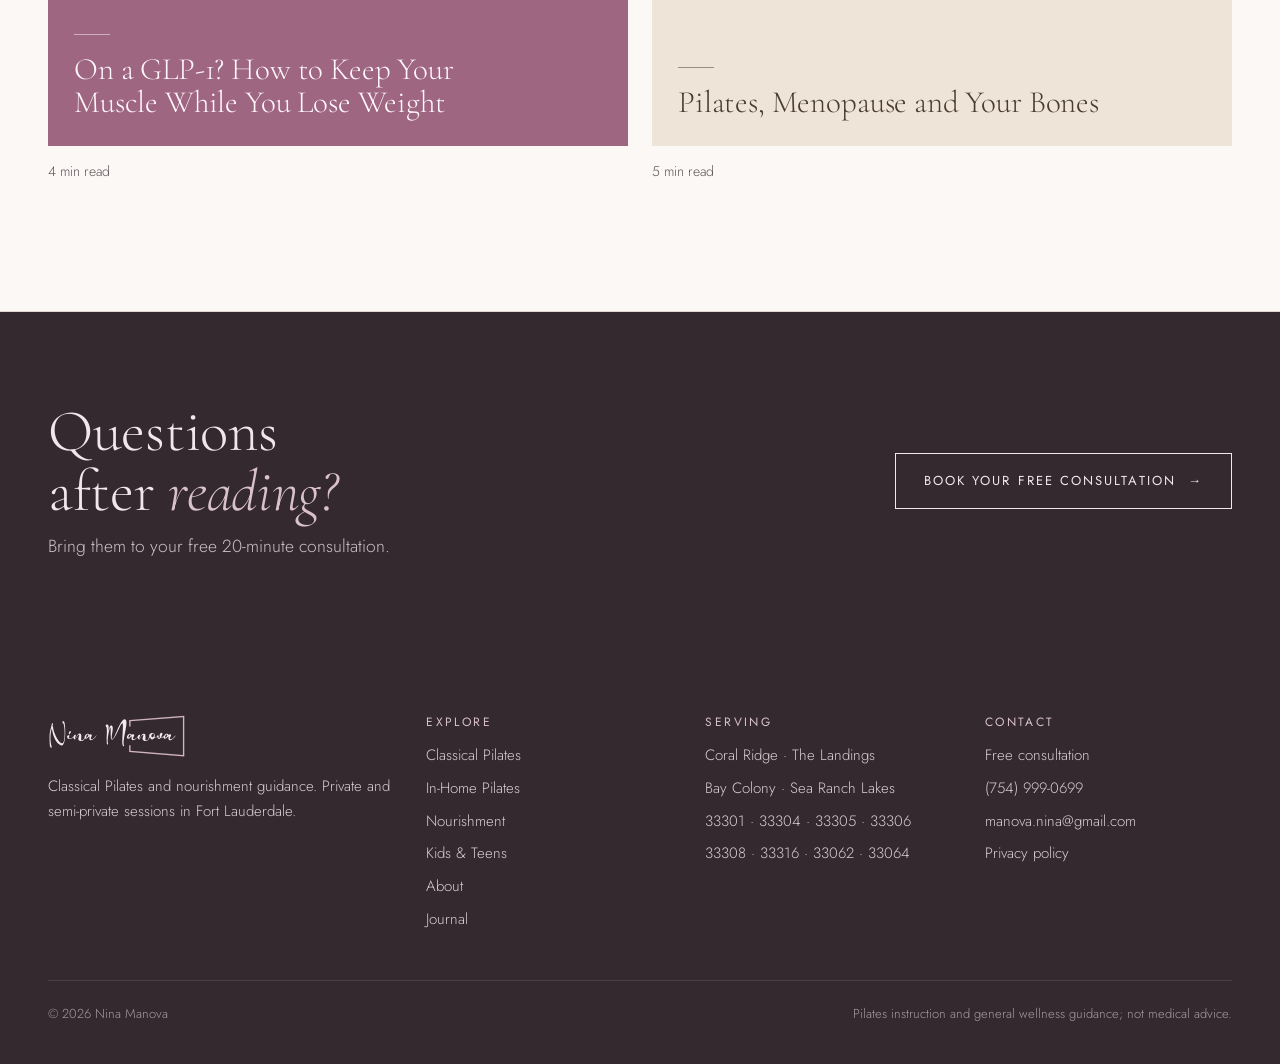
<file: journal/anti-inflammatory-eating/index.html>
<!doctype html>
<html lang="en">
<head>
<meta charset="utf-8">
<meta name="viewport" content="width=device-width, initial-scale=1, viewport-fit=cover">
<script async src="https://www.googletagmanager.com/gtag/js?id=AW-18467051626"></script>
<script>window.dataLayer=window.dataLayer||[];function gtag(){dataLayer.push(arguments);}gtag('js',new Date());try{var q=location.search;if(/[?&]internal=1/.test(q))localStorage.setItem('nm_internal','1');if(/[?&]internal=0/.test(q))localStorage.removeItem('nm_internal');if(localStorage.getItem('nm_internal')==='1')gtag('set',{traffic_type:'internal'})}catch(e){}gtag('config','AW-18467051626');gtag('config','G-J1ZRW0LNW8');gtag('config','AW-18467051626/ujg7CJiLvIgdEOqw4-VE',{'phone_conversion_number':'(754) 999-0699'});</script>
<title>Anti-Inflammatory Eating: What the Science Actually Supports · Nina Manova</title>
<meta name="description" content="There&#x27;s a version of you at 70 that moves easily, thinks clearly, sleeps deeply, and wakes up without stiffness. And there&#x27;s another version — one who…">
<link rel="canonical" href="https://ninamanova.com/journal/anti-inflammatory-eating/">
<meta property="og:type" content="article">
<meta property="og:site_name" content="Nina Manova">
<meta property="og:locale" content="en_US">
<meta property="og:title" content="Anti-Inflammatory Eating: What the Science Actually Supports · Nina Manova">
<meta property="og:description" content="There&#x27;s a version of you at 70 that moves easily, thinks clearly, sleeps deeply, and wakes up without stiffness. And there&#x27;s another version — one who…">
<meta property="og:url" content="https://ninamanova.com/journal/anti-inflammatory-eating/">
<meta property="og:image" content="https://ninamanova.com/assets/img/og-share.jpg">
<meta property="og:image:width" content="1200">
<meta property="og:image:height" content="630">
<meta name="twitter:card" content="summary_large_image">
<meta name="geo.region" content="US-FL">
<meta name="geo.placename" content="Fort Lauderdale">
<link rel="icon" href="/assets/img/favicon.svg" type="image/svg+xml">
<link rel="icon" href="/assets/img/favicon-32.png" sizes="32x32" type="image/png">
<link rel="apple-touch-icon" href="/assets/img/apple-touch-icon.png">
<link rel="preconnect" href="https://fonts.googleapis.com">
<link rel="preconnect" href="https://fonts.gstatic.com" crossorigin>
<link rel="preload" as="style" href="https://fonts.googleapis.com/css2?family=Cormorant+Garamond:ital,wght@0,300;0,400;0,500;1,300;1,400&family=Jost:wght@300;400;500&display=swap">
<link rel="stylesheet" href="https://fonts.googleapis.com/css2?family=Cormorant+Garamond:ital,wght@0,300;0,400;0,500;1,300;1,400&family=Jost:wght@300;400;500&display=swap" media="print" onload="this.media='all'">
<noscript><link rel="stylesheet" href="https://fonts.googleapis.com/css2?family=Cormorant+Garamond:ital,wght@0,300;0,400;0,500;1,300;1,400&family=Jost:wght@300;400;500&display=swap"></noscript>
<link rel="stylesheet" href="/assets/css/styles.css">
<script type="application/ld+json">{"@context": "https://schema.org", "@type": "Article", "headline": "Anti-Inflammatory Eating: What the Science Actually Supports", "author": {"@id": "https://ninamanova.com/#person", "@type": "Person", "name": "Nina Manova"}, "datePublished": "2026-02-20", "publisher": {"@id": "https://ninamanova.com/#business"}, "mainEntityOfPage": "https://ninamanova.com/journal/anti-inflammatory-eating/", "image": "https://ninamanova.com/assets/img/og-share.jpg"}</script>
<script type="application/ld+json">{"@context": "https://schema.org", "@type": "BreadcrumbList", "itemListElement": [{"@type": "ListItem", "position": 1, "name": "Home", "item": "https://ninamanova.com/"}, {"@type": "ListItem", "position": 2, "name": "Journal", "item": "https://ninamanova.com/journal/"}, {"@type": "ListItem", "position": 3, "name": "Anti-Inflammatory Eating: What the Science Actually Supports", "item": "https://ninamanova.com/journal/anti-inflammatory-eating/"}]}</script>
</head>
<body>
<a class="skip" href="#main">Skip to content</a>
<nav class="nav" aria-label="Main"><div class="container">
<a href="/" aria-label="Nina Manova home"><img class="logo" src="/assets/img/logo.svg" alt="Nina Manova" width="357" height="114"></a>
<ul><li><a class="u" href="/classical-pilates/">Classical Pilates</a></li><li><a class="u" href="/nourishment/">Nourishment</a></li><li><a class="u" href="/kids/">Kids &amp; Teens</a></li><li><a class="u" href="/about/">About</a></li><li><a class="u" href="/journal/" aria-current="page">Journal</a></li></ul>
<div class="nav-cta"><a class="nav-call" href="tel:+17549990699" aria-label="Call or text Nina at (754) 999-0699"><svg viewBox="0 0 24 24" aria-hidden="true"><path d="M6.6 3.5h3l1.5 4-2 1.3a11 11 0 0 0 6.1 6.1l1.3-2 4 1.5v3a2 2 0 0 1-2.2 2A17.5 17.5 0 0 1 4.6 5.7a2 2 0 0 1 2-2.2z"/></svg><span>(754) 999-0699</span></a>
<button class="btn sm solid" type="button" data-chat>Chat with Nina</button></div>
<button class="menu-btn" type="button" aria-expanded="false">Menu</button>
</div></nav>
<main id="main">
<article class="article">
<header class="art-head"><div class="container narrow">
<a class="u more" href="/journal/">← Journal</a>
<span class="eyebrow">Nourishment</span>
<h1>Anti-Inflammatory Eating: What the Science Actually Supports</h1>
<p class="art-meta">Nina Manova · February 2026 · 7 min read</p>
</div></header>
<div class="container narrow art-body">
<p>There's a version of you at 70 that moves easily, thinks clearly, sleeps deeply, and wakes up without stiffness. And there's another version — one who hurts in places that can't be traced to a single injury, who feels heavy even after resting, who watches their world slowly narrow.</p>
<p>The distance between those two versions is shaped by many things. But one of the most modifiable — the one most under your daily control — is what you eat.</p>
<h2>The inflammation you don't feel</h2>
<p>Acute inflammation is your body doing exactly what it should — responding to injury, infection, or damage. It's the redness around a cut, the swelling after a sprain. It's temporary, localized, and purposeful.</p>
<p>Chronic low-grade inflammation is something different entirely. It operates below the threshold of symptoms for years. You don't feel it happening. But it's measurable — elevated C-reactive protein, interleukin-6, tumor necrosis factor alpha — and it's associated with nearly every major age-related disease: cardiovascular disease, type 2 diabetes, certain cancers, Alzheimer's, and autoimmune conditions.</p>
<p>Six out of ten adults in the United States have at least one chronic condition, and chronic diseases cause seven in ten deaths each year. Inflammation is a common thread running through almost all of them.</p>
<div class="highlight-stat">Chronic low-grade inflammation is a common pathological feature linking cardiovascular disease, diabetes, cancer, and neurodegenerative conditions.</div>
<h2>What actually has evidence</h2>
<p>The nutrition space is cluttered with claims. Superfoods, detoxes, elimination protocols — most lack rigorous evidence. But a few dietary patterns have been studied extensively and hold up under scrutiny.</p>
<p>The Mediterranean dietary pattern has the deepest evidence base. A 2025 umbrella review in <em>Nutrition Reviews</em>, synthesizing 30 systematic reviews and over 225 primary studies, found consistent associations between Mediterranean-style eating and reductions in inflammatory biomarkers, particularly C-reactive protein. The DASH diet showed high-certainty evidence for reducing blood pressure and was associated with lower cancer-related and all-cause mortality.</p>
<p>What these diets share matters more than what differentiates them: high intake of vegetables, fruits, legumes, whole grains, nuts, and fish rich in omega-3 fatty acids. Low intake of processed foods, refined carbohydrates, and added sugars. Moderate use of olive oil. Minimal ultra-processed products.</p>
<p>A 2025 systematic review of 75 chronic dietary intervention studies found that fruits and vegetables reduced circulating pro-inflammatory cytokines in 80% of studies examined. Fish showed similar results in 78% of trials. The pattern is consistent: whole foods, minimally processed, in variety — not a single magic ingredient.</p>
<h2>What doesn't hold up</h2>
<p>The supplement industry has capitalized on anti-inflammatory language. Turmeric pills, concentrated antioxidant capsules, collagen powders marketed for joint health — most have thin clinical evidence when isolated from whole-food contexts. The bioactive compounds in anti-inflammatory foods work synergistically, and that synergy appears to be difficult to replicate in a capsule.</p>
<p>Extreme elimination diets — removing all grains, all dairy, all nightshades — are popular online but poorly supported by controlled research for general populations. Some individuals with autoimmune conditions may benefit from specific exclusions, but blanket elimination without clinical guidance often leads to nutritional gaps and a difficult-to-sustain relationship with food.</p>
<p>The VA Evidence Synthesis Program's 2024 evidence map put it plainly: despite lack of perfect understanding of the mechanisms, the demonstrated benefits of anti-inflammatory dietary patterns and the apparent lack of harms suggest there is no downside to promoting these diets.</p>
<h2>The practical translation</h2>
<p>You don't need a protocol. You need a pattern. One that you can maintain not for four weeks, but for the next forty years. That's the part most programs miss — the research consistently shows that the highest efficacy comes from long-term adherence, not short-term intensity.</p>
<p>More vegetables than you think you need. Legumes weekly. Fish twice a week if possible. Olive oil as your default fat. Berries, leafy greens, nuts as regular players. And a significant reduction in ultra-processed foods — not because they're evil, but because the evidence linking them to elevated inflammatory markers is growing and consistent.</p>
<p>This isn't a diet. It's a way of eating that you can build around meals you actually enjoy, adjusted to your preferences, your culture, your budget. The science doesn't demand perfection. It rewards consistency.</p>
</div>
<div class="container narrow art-sources"><h2>Sources</h2><ol>
<li>Reyneke, G.L. et al. (2025). Dietary patterns associated with anti-inflammatory effects: An umbrella review. <em>Nutrition Reviews</em>, nuaf104.</li>
<li>Jiang, R. et al. (2025). Impact of anti-inflammatory diets on cardiovascular disease risk factors: A systematic review and meta-analysis. <em>Frontiers in Nutrition, 12</em>, 1549831.</li>
<li>Scheiber, A. &amp; Mank, V. (2023). Anti-inflammatory diets. <em>StatPearls</em>. Treasure Island, FL: StatPearls Publishing.</li>
<li>U.S. Department of Veterans Affairs (2024). Beyond Diabetes, Obesity, and Cardiovascular Disease: An Evidence Map of Anti-Inflammatory Diet. Evidence Synthesis Program.</li>
<li>Nutrients (2025). Unraveling the role of foods on chronic anti- and pro-inflammatory cytokines: A systematic review. <em>Nutrients, 17</em>(17), 2834.</li>
<li>Kaviani, M. et al. (2024). Overview of anti-inflammatory diets and their promising effects on non-communicable diseases. <em>British Journal of Nutrition, 132</em>(7).</li>
<li>Wendels Specker, M. et al. (2024). An anti-inflammatory diet and its potential benefit for individuals with mental disorders and neurodegenerative diseases. <em>Nutrients, 16</em>(16), 2646.</li>
<li>Frontiers in Nutrition (2023). The effect of an anti-inflammatory diet on chronic pain: a pilot study. <em>Frontiers in Nutrition, 10</em>, 1205526.</li>
</ol></div>
</article>
<section class="block paper"><div class="container"><div class="head rv"><span class="eyebrow">Keep reading</span><h2>More from the <em>journal</em></h2></div><div class="cards two"><a class="card rv" href="/journal/glp1-keep-muscle-while-losing-weight/"><div class="cover c5"><span class="cat">Nourishment</span><div style="display:grid;gap:18px"><span class="rule"></span><h3>On a GLP-1? How to Keep Your Muscle While You Lose Weight</h3></div></div><span class="meta">4 min read</span></a><a class="card rv" href="/journal/pilates-menopause-bone-density/"><div class="cover c4"><span class="cat">Movement & Longevity</span><div style="display:grid;gap:18px"><span class="rule"></span><h3>Pilates, Menopause and Your Bones</h3></div></div><span class="meta">5 min read</span></a></div></div></section>
<section class="band"><div class="container">
<div><h2>Questions after <em>reading?</em></h2><p>Bring them to your free 20-minute consultation.</p></div>
<a class="btn light" href="/begin/">Book your free consultation <span class="arr">→</span></a>
</div></section>
</main>
<footer><div class="container">
<div class="grid">
<div><img class="flogo" src="/assets/img/logo-light.svg" alt="Nina Manova" width="357" height="114" loading="lazy"><p>Classical Pilates and nourishment guidance. Private and semi-private sessions in Fort Lauderdale.</p></div>
<div><h2 class="fh">Explore</h2><ul><li><a class="u" href="/classical-pilates/">Classical Pilates</a></li><li><a class="u" href="/in-home-pilates/">In-Home Pilates</a></li><li><a class="u" href="/nourishment/">Nourishment</a></li><li><a class="u" href="/kids/">Kids &amp; Teens</a></li><li><a class="u" href="/about/">About</a></li><li><a class="u" href="/journal/">Journal</a></li></ul></div>
<div><h2 class="fh">Serving</h2><ul><li>Coral Ridge · The Landings</li><li>Bay Colony · Sea Ranch Lakes</li><li>33301 · 33304 · 33305 · 33306</li><li>33308 · 33316 · 33062 · 33064</li></ul></div>
<div><h2 class="fh">Contact</h2><ul><li><a class="u" href="/begin/">Free consultation</a></li><li><a class="u" href="tel:+17549990699">(754) 999-0699</a></li><li><a class="u" href="mailto:manova.nina@gmail.com">manova.nina@gmail.com</a></li><li><a class="u" href="/privacy/">Privacy policy</a></li></ul></div>
</div>
<div class="fine"><span>© 2026 Nina Manova</span><span>Pilates instruction and general wellness guidance; not medical advice.</span></div>
</div></footer>
<div class="mcta"><a href="tel:+17549990699"><svg viewBox="0 0 24 24" aria-hidden="true"><path d="M6.6 3.5h3l1.5 4-2 1.3a11 11 0 0 0 6.1 6.1l1.3-2 4 1.5v3a2 2 0 0 1-2.2 2A17.5 17.5 0 0 1 4.6 5.7a2 2 0 0 1 2-2.2z"/></svg><span>(754) 999-0699</span></a><button type="button" data-chat><svg viewBox="0 0 24 24" aria-hidden="true"><path d="M4 5h16v11H9l-5 4z"/></svg>Chat<span class="wn">&nbsp;with Nina</span></button></div>
<button class="chat-btn" id="chatBtn" type="button" aria-expanded="false" aria-controls="chat" aria-label="Ask about sessions"><svg viewBox="0 0 24 24" aria-hidden="true"><path d="M4 5h16v11H9l-5 4z"/></svg></button>
<div class="chat" id="chat" data-clarity-mask="true" role="dialog" aria-label="Ask about sessions" hidden>
<header><div><b>Ask about sessions</b><small>Automated assistant · Nina replies personally</small></div><button type="button" id="chatClose" aria-label="Close chat">×</button></header>
<div class="msgs" id="msgs" data-clarity-mask="true" aria-live="polite"></div>
<form class="zip" id="zipForm"><input id="zipInput" inputmode="numeric" maxlength="5" placeholder="Your zip code" aria-label="Zip code" autocomplete="postal-code"><button class="btn sm solid" type="submit">Send</button></form>
</div>
<script src="/assets/js/site.js" defer></script>
</body>
</html>
</file>
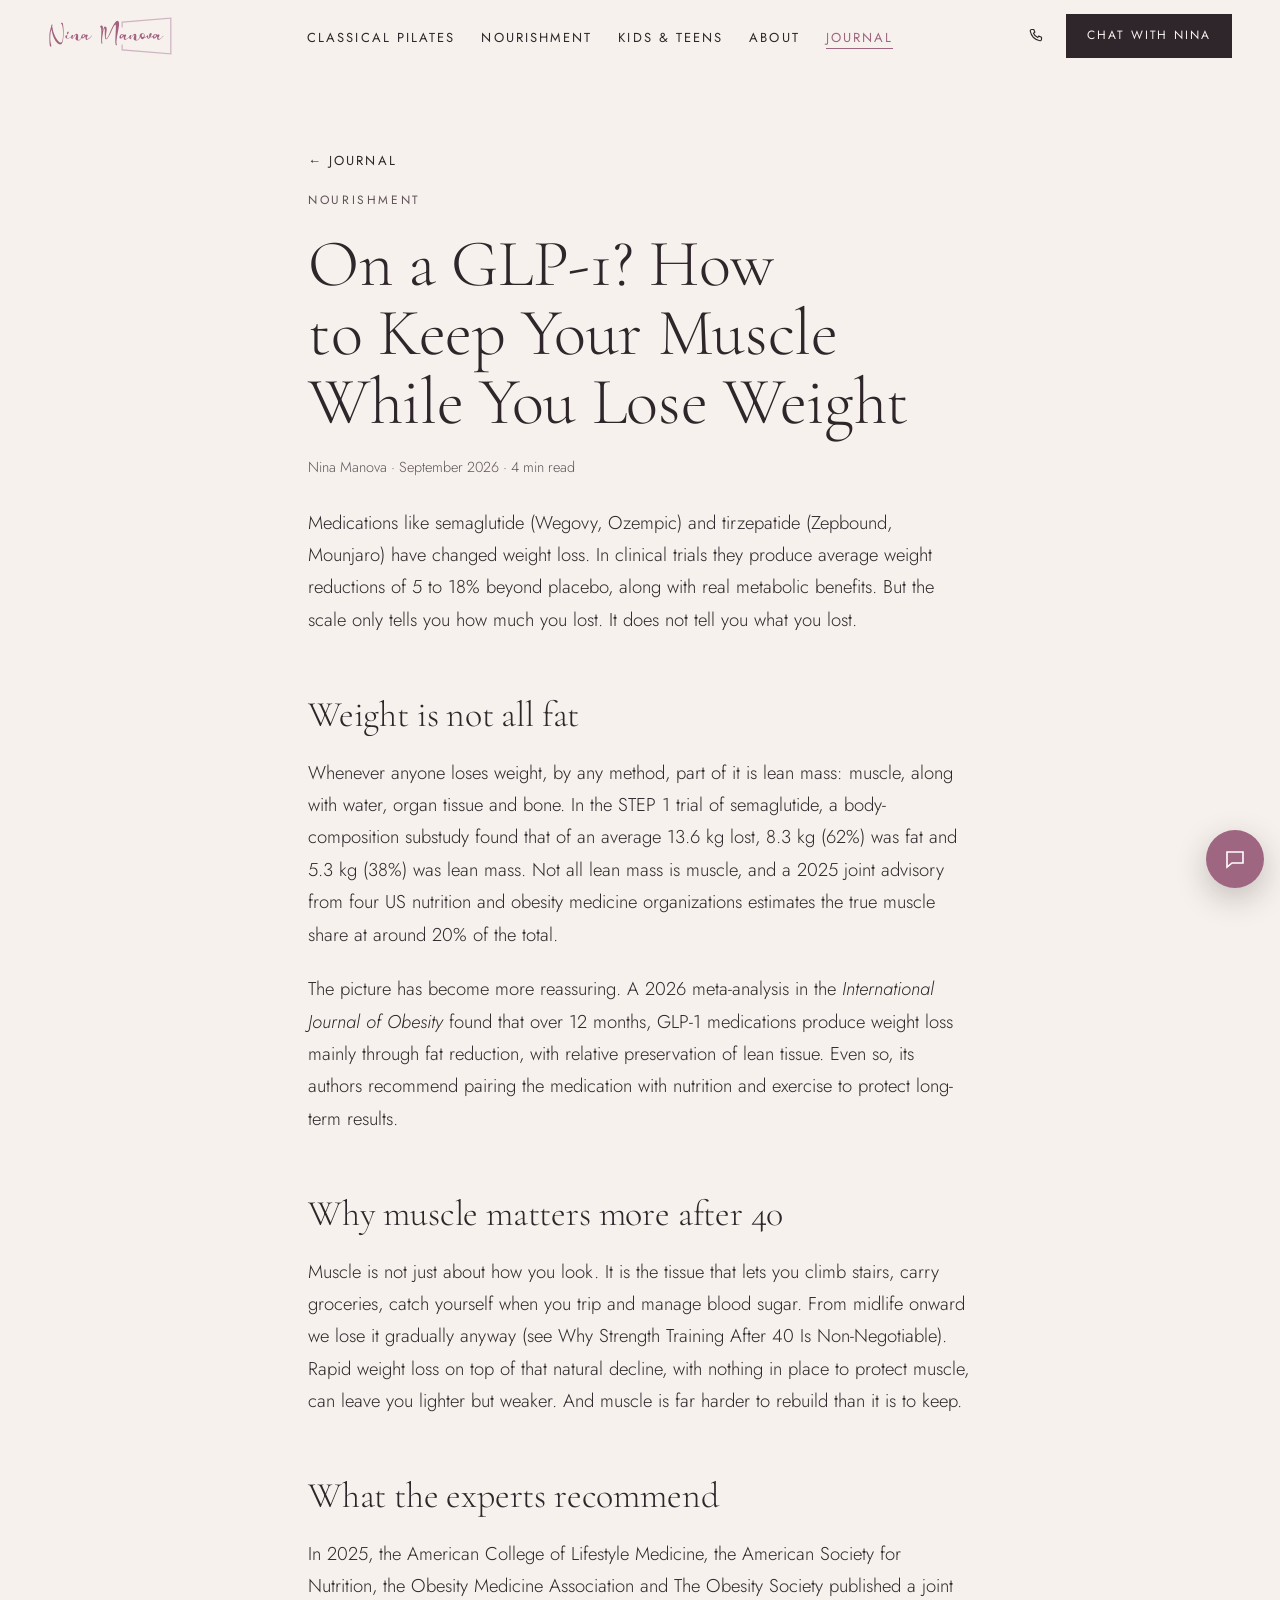
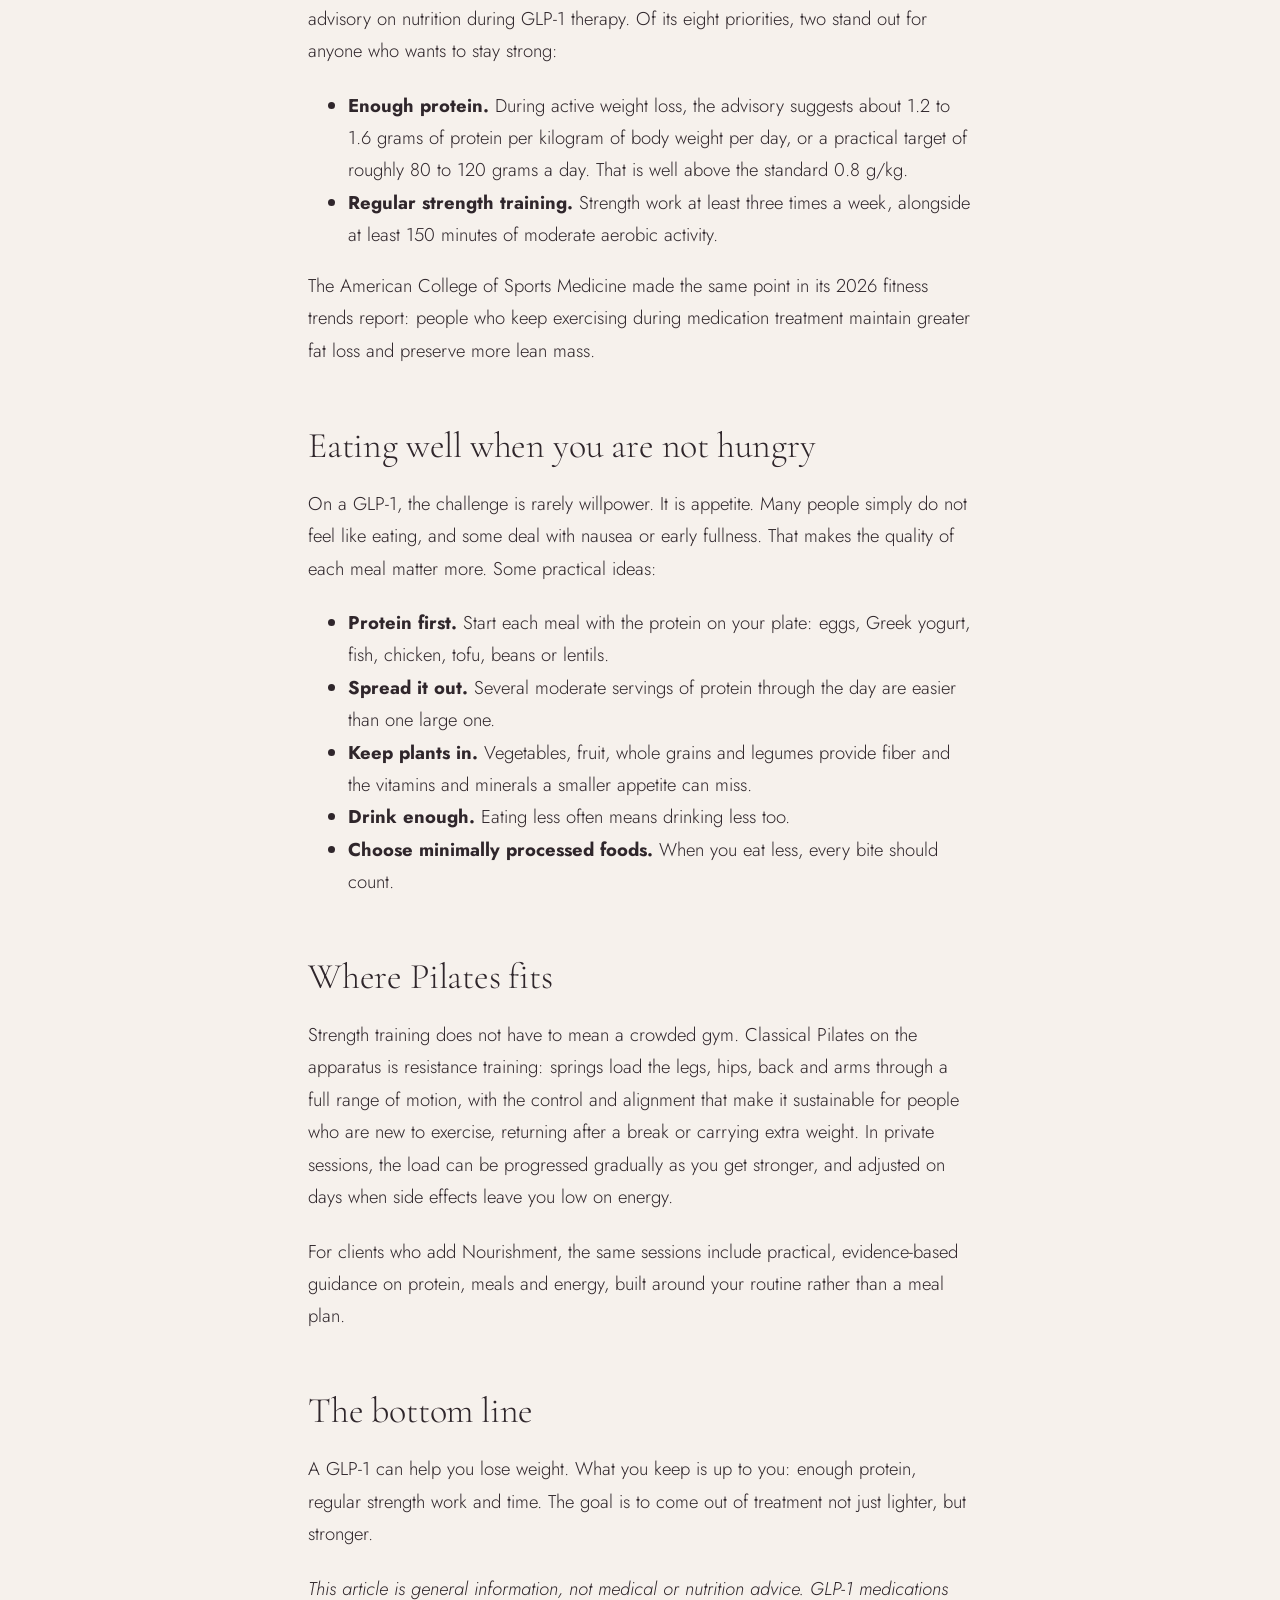
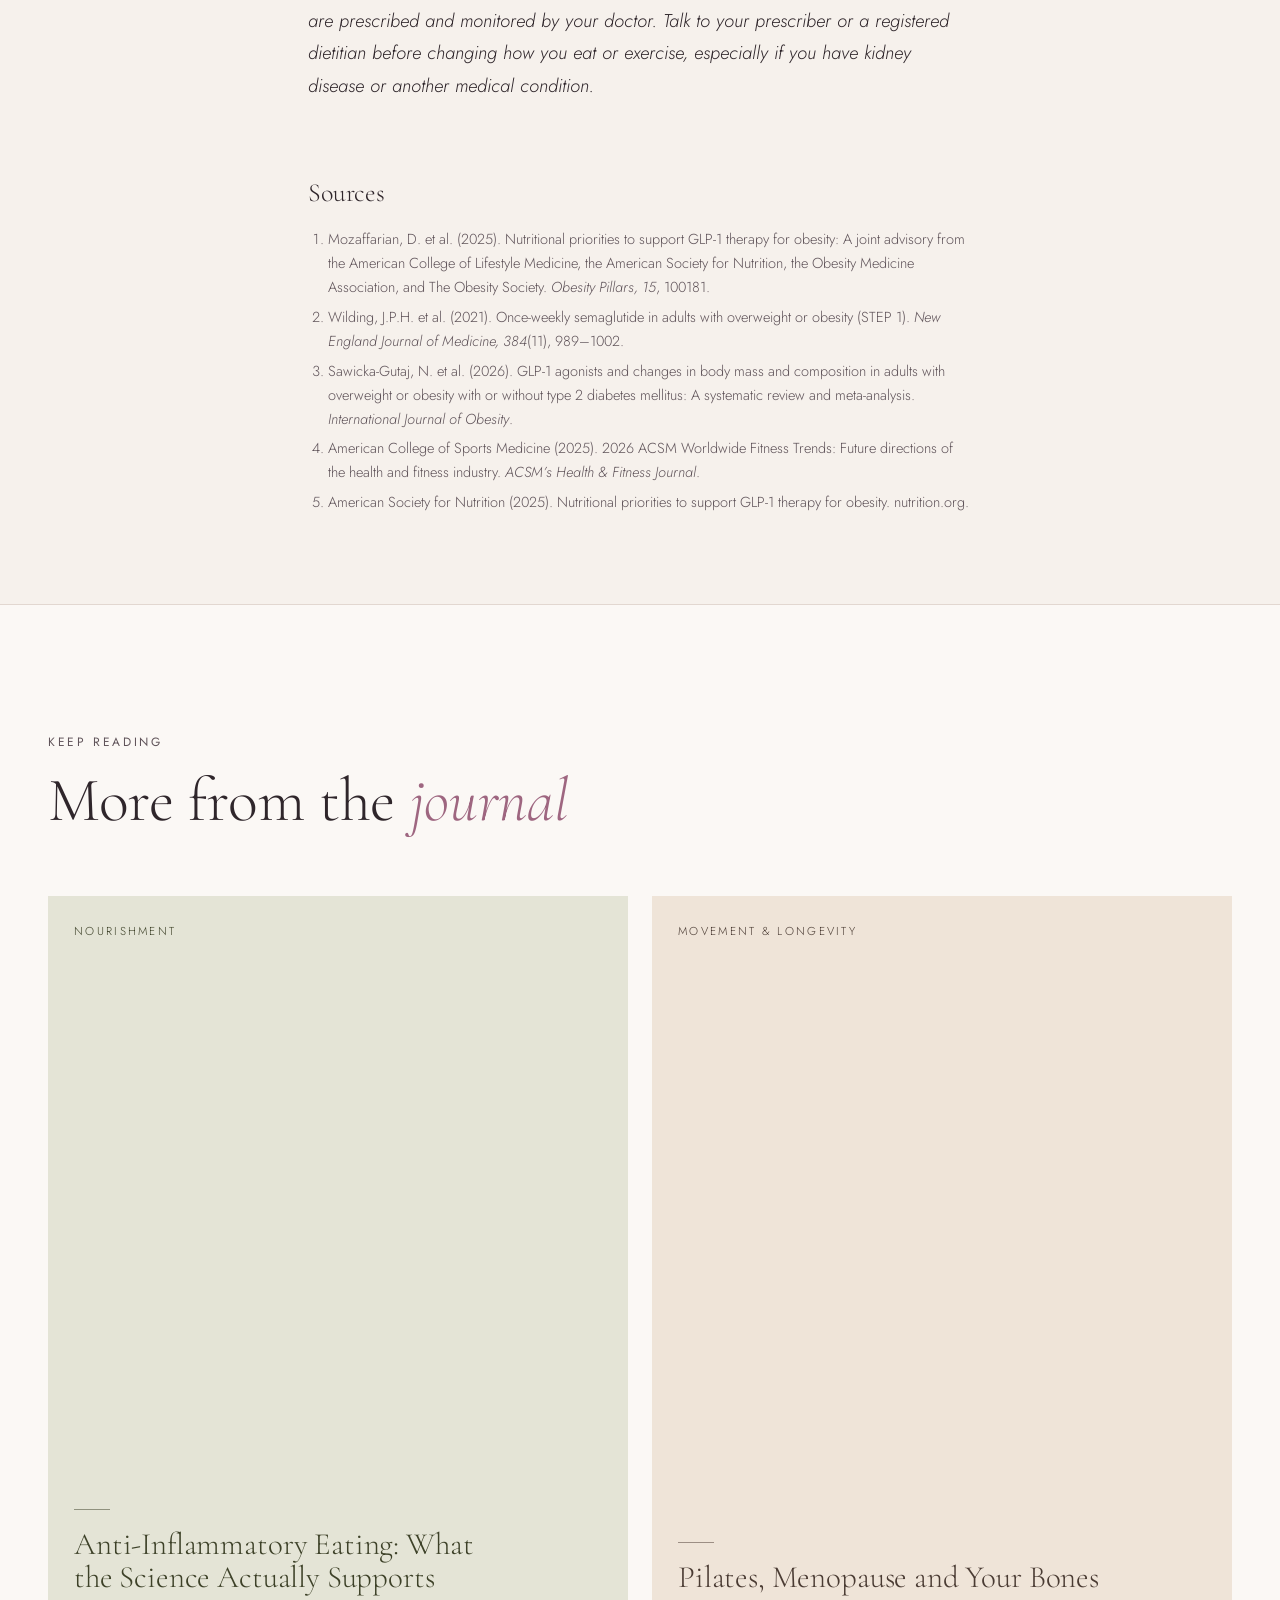
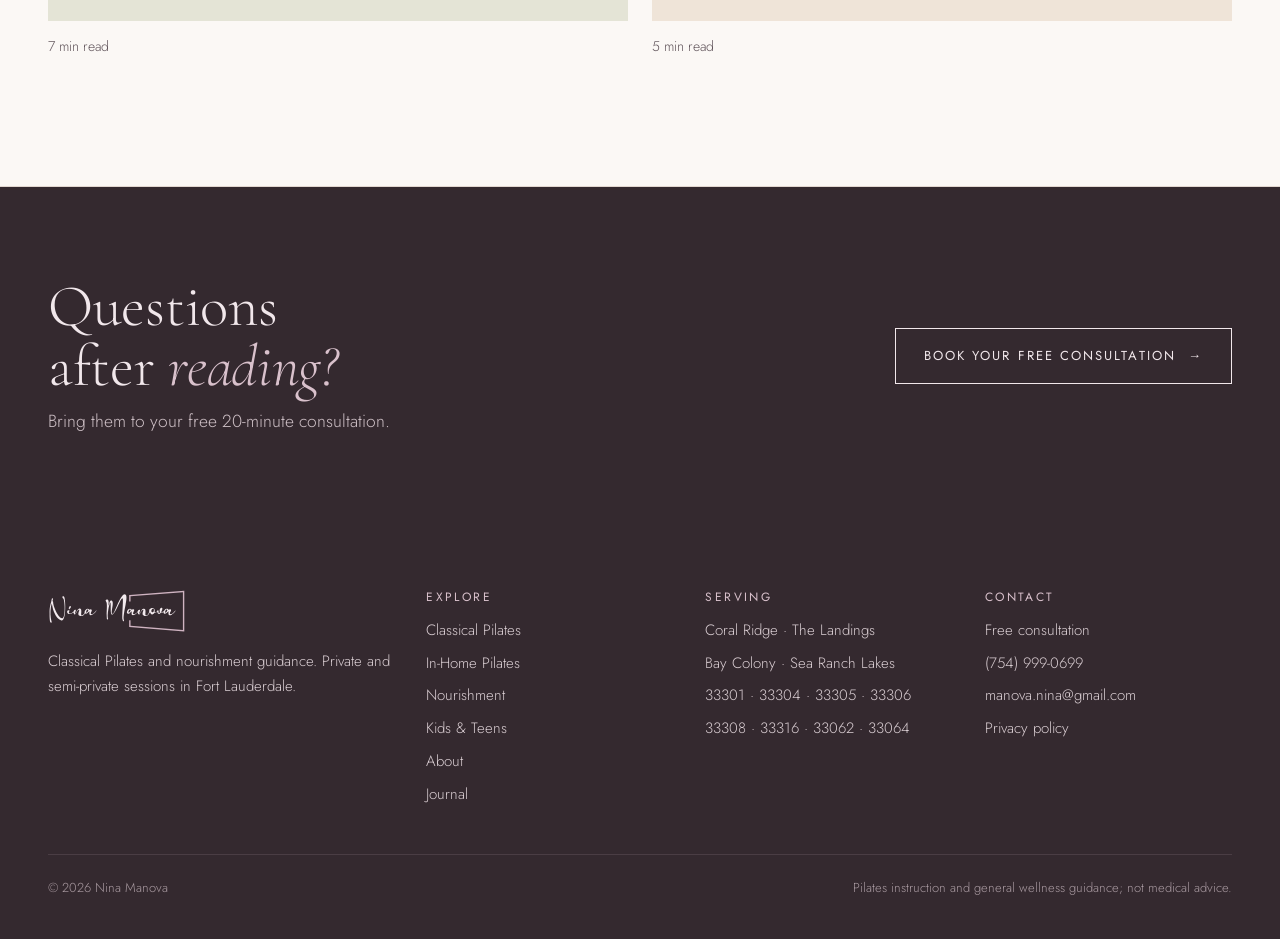
<file: journal/glp1-keep-muscle-while-losing-weight/index.html>
<!doctype html>
<html lang="en">
<head>
<meta charset="utf-8">
<meta name="viewport" content="width=device-width, initial-scale=1, viewport-fit=cover">
<script async src="https://www.googletagmanager.com/gtag/js?id=AW-18467051626"></script>
<script>window.dataLayer=window.dataLayer||[];function gtag(){dataLayer.push(arguments);}gtag('js',new Date());try{var q=location.search;if(/[?&]internal=1/.test(q))localStorage.setItem('nm_internal','1');if(/[?&]internal=0/.test(q))localStorage.removeItem('nm_internal');if(localStorage.getItem('nm_internal')==='1')gtag('set',{traffic_type:'internal'})}catch(e){}gtag('config','AW-18467051626');gtag('config','G-J1ZRW0LNW8');gtag('config','AW-18467051626/ujg7CJiLvIgdEOqw4-VE',{'phone_conversion_number':'(754) 999-0699'});</script>
<title>On a GLP-1? How to Keep Your Muscle While You Lose Weight · Nina Manova</title>
<meta name="description" content="Medications like semaglutide (Wegovy, Ozempic) and tirzepatide (Zepbound, Mounjaro) have changed weight loss. In clinical trials they produce average…">
<link rel="canonical" href="https://ninamanova.com/journal/glp1-keep-muscle-while-losing-weight/">
<meta property="og:type" content="article">
<meta property="og:site_name" content="Nina Manova">
<meta property="og:locale" content="en_US">
<meta property="og:title" content="On a GLP-1? How to Keep Your Muscle While You Lose Weight · Nina Manova">
<meta property="og:description" content="Medications like semaglutide (Wegovy, Ozempic) and tirzepatide (Zepbound, Mounjaro) have changed weight loss. In clinical trials they produce average…">
<meta property="og:url" content="https://ninamanova.com/journal/glp1-keep-muscle-while-losing-weight/">
<meta property="og:image" content="https://ninamanova.com/assets/img/og-share.jpg">
<meta property="og:image:width" content="1200">
<meta property="og:image:height" content="630">
<meta name="twitter:card" content="summary_large_image">
<meta name="geo.region" content="US-FL">
<meta name="geo.placename" content="Fort Lauderdale">
<link rel="icon" href="/assets/img/favicon.svg" type="image/svg+xml">
<link rel="icon" href="/assets/img/favicon-32.png" sizes="32x32" type="image/png">
<link rel="apple-touch-icon" href="/assets/img/apple-touch-icon.png">
<link rel="preconnect" href="https://fonts.googleapis.com">
<link rel="preconnect" href="https://fonts.gstatic.com" crossorigin>
<link rel="preload" as="style" href="https://fonts.googleapis.com/css2?family=Cormorant+Garamond:ital,wght@0,300;0,400;0,500;1,300;1,400&family=Jost:wght@300;400;500&display=swap">
<link rel="stylesheet" href="https://fonts.googleapis.com/css2?family=Cormorant+Garamond:ital,wght@0,300;0,400;0,500;1,300;1,400&family=Jost:wght@300;400;500&display=swap" media="print" onload="this.media='all'">
<noscript><link rel="stylesheet" href="https://fonts.googleapis.com/css2?family=Cormorant+Garamond:ital,wght@0,300;0,400;0,500;1,300;1,400&family=Jost:wght@300;400;500&display=swap"></noscript>
<link rel="stylesheet" href="/assets/css/styles.css">
<script type="application/ld+json">{"@context": "https://schema.org", "@type": "Article", "headline": "On a GLP-1? How to Keep Your Muscle While You Lose Weight", "author": {"@id": "https://ninamanova.com/#person", "@type": "Person", "name": "Nina Manova"}, "datePublished": "2026-09-28", "publisher": {"@id": "https://ninamanova.com/#business"}, "mainEntityOfPage": "https://ninamanova.com/journal/glp1-keep-muscle-while-losing-weight/", "image": "https://ninamanova.com/assets/img/og-share.jpg"}</script>
<script type="application/ld+json">{"@context": "https://schema.org", "@type": "BreadcrumbList", "itemListElement": [{"@type": "ListItem", "position": 1, "name": "Home", "item": "https://ninamanova.com/"}, {"@type": "ListItem", "position": 2, "name": "Journal", "item": "https://ninamanova.com/journal/"}, {"@type": "ListItem", "position": 3, "name": "On a GLP-1? How to Keep Your Muscle While You Lose Weight", "item": "https://ninamanova.com/journal/glp1-keep-muscle-while-losing-weight/"}]}</script>
</head>
<body>
<a class="skip" href="#main">Skip to content</a>
<nav class="nav" aria-label="Main"><div class="container">
<a href="/" aria-label="Nina Manova home"><img class="logo" src="/assets/img/logo.svg" alt="Nina Manova" width="357" height="114"></a>
<ul><li><a class="u" href="/classical-pilates/">Classical Pilates</a></li><li><a class="u" href="/nourishment/">Nourishment</a></li><li><a class="u" href="/kids/">Kids &amp; Teens</a></li><li><a class="u" href="/about/">About</a></li><li><a class="u" href="/journal/" aria-current="page">Journal</a></li></ul>
<div class="nav-cta"><a class="nav-call" href="tel:+17549990699" aria-label="Call or text Nina at (754) 999-0699"><svg viewBox="0 0 24 24" aria-hidden="true"><path d="M6.6 3.5h3l1.5 4-2 1.3a11 11 0 0 0 6.1 6.1l1.3-2 4 1.5v3a2 2 0 0 1-2.2 2A17.5 17.5 0 0 1 4.6 5.7a2 2 0 0 1 2-2.2z"/></svg><span>(754) 999-0699</span></a>
<button class="btn sm solid" type="button" data-chat>Chat with Nina</button></div>
<button class="menu-btn" type="button" aria-expanded="false">Menu</button>
</div></nav>
<main id="main">
<article class="article">
<header class="art-head"><div class="container narrow">
<a class="u more" href="/journal/">← Journal</a>
<span class="eyebrow">Nourishment</span>
<h1>On a GLP-1? How to Keep Your Muscle While You Lose Weight</h1>
<p class="art-meta">Nina Manova · September 2026 · 4 min read</p>
</div></header>
<div class="container narrow art-body">
<p>Medications like semaglutide (Wegovy, Ozempic) and tirzepatide (Zepbound, Mounjaro) have changed weight loss. In clinical trials they produce average weight reductions of 5 to 18% beyond placebo, along with real metabolic benefits. But the scale only tells you how much you lost. It does not tell you what you lost.</p>
<h2>Weight is not all fat</h2>
<p>Whenever anyone loses weight, by any method, part of it is lean mass: muscle, along with water, organ tissue and bone. In the STEP 1 trial of semaglutide, a body-composition substudy found that of an average 13.6 kg lost, 8.3 kg (62%) was fat and 5.3 kg (38%) was lean mass. Not all lean mass is muscle, and a 2025 joint advisory from four US nutrition and obesity medicine organizations estimates the true muscle share at around 20% of the total.</p>
<p>The picture has become more reassuring. A 2026 meta-analysis in the <em>International Journal of Obesity</em> found that over 12 months, GLP-1 medications produce weight loss mainly through fat reduction, with relative preservation of lean tissue. Even so, its authors recommend pairing the medication with nutrition and exercise to protect long-term results.</p>
<h2>Why muscle matters more after 40</h2>
<p>Muscle is not just about how you look. It is the tissue that lets you climb stairs, carry groceries, catch yourself when you trip and manage blood sugar. From midlife onward we lose it gradually anyway (see <a class="u" href="/journal/strength-training-after-40/">Why Strength Training After 40 Is Non-Negotiable</a>). Rapid weight loss on top of that natural decline, with nothing in place to protect muscle, can leave you lighter but weaker. And muscle is far harder to rebuild than it is to keep.</p>
<h2>What the experts recommend</h2>
<p>In 2025, the American College of Lifestyle Medicine, the American Society for Nutrition, the Obesity Medicine Association and The Obesity Society published a joint advisory on nutrition during GLP-1 therapy. Of its eight priorities, two stand out for anyone who wants to stay strong:</p>
<ul>
<li><strong>Enough protein.</strong> During active weight loss, the advisory suggests about 1.2 to 1.6 grams of protein per kilogram of body weight per day, or a practical target of roughly 80 to 120 grams a day. That is well above the standard 0.8 g/kg.</li>
<li><strong>Regular strength training.</strong> Strength work at least three times a week, alongside at least 150 minutes of moderate aerobic activity.</li>
</ul>
<p>The American College of Sports Medicine made the same point in its 2026 fitness trends report: people who keep exercising during medication treatment maintain greater fat loss and preserve more lean mass.</p>
<h2>Eating well when you are not hungry</h2>
<p>On a GLP-1, the challenge is rarely willpower. It is appetite. Many people simply do not feel like eating, and some deal with nausea or early fullness. That makes the quality of each meal matter more. Some practical ideas:</p>
<ul>
<li><strong>Protein first.</strong> Start each meal with the protein on your plate: eggs, Greek yogurt, fish, chicken, tofu, beans or lentils.</li>
<li><strong>Spread it out.</strong> Several moderate servings of protein through the day are easier than one large one.</li>
<li><strong>Keep plants in.</strong> Vegetables, fruit, whole grains and legumes provide fiber and the vitamins and minerals a smaller appetite can miss.</li>
<li><strong>Drink enough.</strong> Eating less often means drinking less too.</li>
<li><strong>Choose minimally processed foods.</strong> When you eat less, every bite should count.</li>
</ul>
<h2>Where Pilates fits</h2>
<p>Strength training does not have to mean a crowded gym. Classical Pilates on the apparatus is resistance training: springs load the legs, hips, back and arms through a full range of motion, with the control and alignment that make it sustainable for people who are new to exercise, returning after a break or carrying extra weight. In private sessions, the load can be progressed gradually as you get stronger, and adjusted on days when side effects leave you low on energy.</p>
<p>For clients who add Nourishment, the same sessions include practical, evidence-based guidance on protein, meals and energy, built around your routine rather than a meal plan.</p>
<h2>The bottom line</h2>
<p>A GLP-1 can help you lose weight. What you keep is up to you: enough protein, regular strength work and time. The goal is to come out of treatment not just lighter, but stronger.</p>
<p><em>This article is general information, not medical or nutrition advice. GLP-1 medications are prescribed and monitored by your doctor. Talk to your prescriber or a registered dietitian before changing how you eat or exercise, especially if you have kidney disease or another medical condition.</em></p>
</div>
<div class="container narrow art-sources"><h2>Sources</h2><ol>
<li>Mozaffarian, D. et al. (2025). Nutritional priorities to support GLP-1 therapy for obesity: A joint advisory from the American College of Lifestyle Medicine, the American Society for Nutrition, the Obesity Medicine Association, and The Obesity Society. <em>Obesity Pillars, 15</em>, 100181.</li>
<li>Wilding, J.P.H. et al. (2021). Once-weekly semaglutide in adults with overweight or obesity (STEP 1). <em>New England Journal of Medicine, 384</em>(11), 989–1002.</li>
<li>Sawicka-Gutaj, N. et al. (2026). GLP-1 agonists and changes in body mass and composition in adults with overweight or obesity with or without type 2 diabetes mellitus: A systematic review and meta-analysis. <em>International Journal of Obesity</em>.</li>
<li>American College of Sports Medicine (2025). 2026 ACSM Worldwide Fitness Trends: Future directions of the health and fitness industry. <em>ACSM’s Health &amp; Fitness Journal</em>.</li>
<li>American Society for Nutrition (2025). Nutritional priorities to support GLP-1 therapy for obesity. nutrition.org.</li>
</ol></div>
</article>
<section class="block paper"><div class="container"><div class="head rv"><span class="eyebrow">Keep reading</span><h2>More from the <em>journal</em></h2></div><div class="cards two"><a class="card rv" href="/journal/anti-inflammatory-eating/"><div class="cover c2"><span class="cat">Nourishment</span><div style="display:grid;gap:18px"><span class="rule"></span><h3>Anti-Inflammatory Eating: What the Science Actually Supports</h3></div></div><span class="meta">7 min read</span></a><a class="card rv" href="/journal/pilates-menopause-bone-density/"><div class="cover c4"><span class="cat">Movement & Longevity</span><div style="display:grid;gap:18px"><span class="rule"></span><h3>Pilates, Menopause and Your Bones</h3></div></div><span class="meta">5 min read</span></a></div></div></section>
<section class="band"><div class="container">
<div><h2>Questions after <em>reading?</em></h2><p>Bring them to your free 20-minute consultation.</p></div>
<a class="btn light" href="/begin/">Book your free consultation <span class="arr">→</span></a>
</div></section>
</main>
<footer><div class="container">
<div class="grid">
<div><img class="flogo" src="/assets/img/logo-light.svg" alt="Nina Manova" width="357" height="114" loading="lazy"><p>Classical Pilates and nourishment guidance. Private and semi-private sessions in Fort Lauderdale.</p></div>
<div><h2 class="fh">Explore</h2><ul><li><a class="u" href="/classical-pilates/">Classical Pilates</a></li><li><a class="u" href="/in-home-pilates/">In-Home Pilates</a></li><li><a class="u" href="/nourishment/">Nourishment</a></li><li><a class="u" href="/kids/">Kids &amp; Teens</a></li><li><a class="u" href="/about/">About</a></li><li><a class="u" href="/journal/">Journal</a></li></ul></div>
<div><h2 class="fh">Serving</h2><ul><li>Coral Ridge · The Landings</li><li>Bay Colony · Sea Ranch Lakes</li><li>33301 · 33304 · 33305 · 33306</li><li>33308 · 33316 · 33062 · 33064</li></ul></div>
<div><h2 class="fh">Contact</h2><ul><li><a class="u" href="/begin/">Free consultation</a></li><li><a class="u" href="tel:+17549990699">(754) 999-0699</a></li><li><a class="u" href="mailto:manova.nina@gmail.com">manova.nina@gmail.com</a></li><li><a class="u" href="/privacy/">Privacy policy</a></li></ul></div>
</div>
<div class="fine"><span>© 2026 Nina Manova</span><span>Pilates instruction and general wellness guidance; not medical advice.</span></div>
</div></footer>
<div class="mcta"><a href="tel:+17549990699"><svg viewBox="0 0 24 24" aria-hidden="true"><path d="M6.6 3.5h3l1.5 4-2 1.3a11 11 0 0 0 6.1 6.1l1.3-2 4 1.5v3a2 2 0 0 1-2.2 2A17.5 17.5 0 0 1 4.6 5.7a2 2 0 0 1 2-2.2z"/></svg><span>(754) 999-0699</span></a><button type="button" data-chat><svg viewBox="0 0 24 24" aria-hidden="true"><path d="M4 5h16v11H9l-5 4z"/></svg>Chat<span class="wn">&nbsp;with Nina</span></button></div>
<button class="chat-btn" id="chatBtn" type="button" aria-expanded="false" aria-controls="chat" aria-label="Ask about sessions"><svg viewBox="0 0 24 24" aria-hidden="true"><path d="M4 5h16v11H9l-5 4z"/></svg></button>
<div class="chat" id="chat" data-clarity-mask="true" role="dialog" aria-label="Ask about sessions" hidden>
<header><div><b>Ask about sessions</b><small>Automated assistant · Nina replies personally</small></div><button type="button" id="chatClose" aria-label="Close chat">×</button></header>
<div class="msgs" id="msgs" data-clarity-mask="true" aria-live="polite"></div>
<form class="zip" id="zipForm"><input id="zipInput" inputmode="numeric" maxlength="5" placeholder="Your zip code" aria-label="Zip code" autocomplete="postal-code"><button class="btn sm solid" type="submit">Send</button></form>
</div>
<script src="/assets/js/site.js" defer></script>
</body>
</html>
</file>
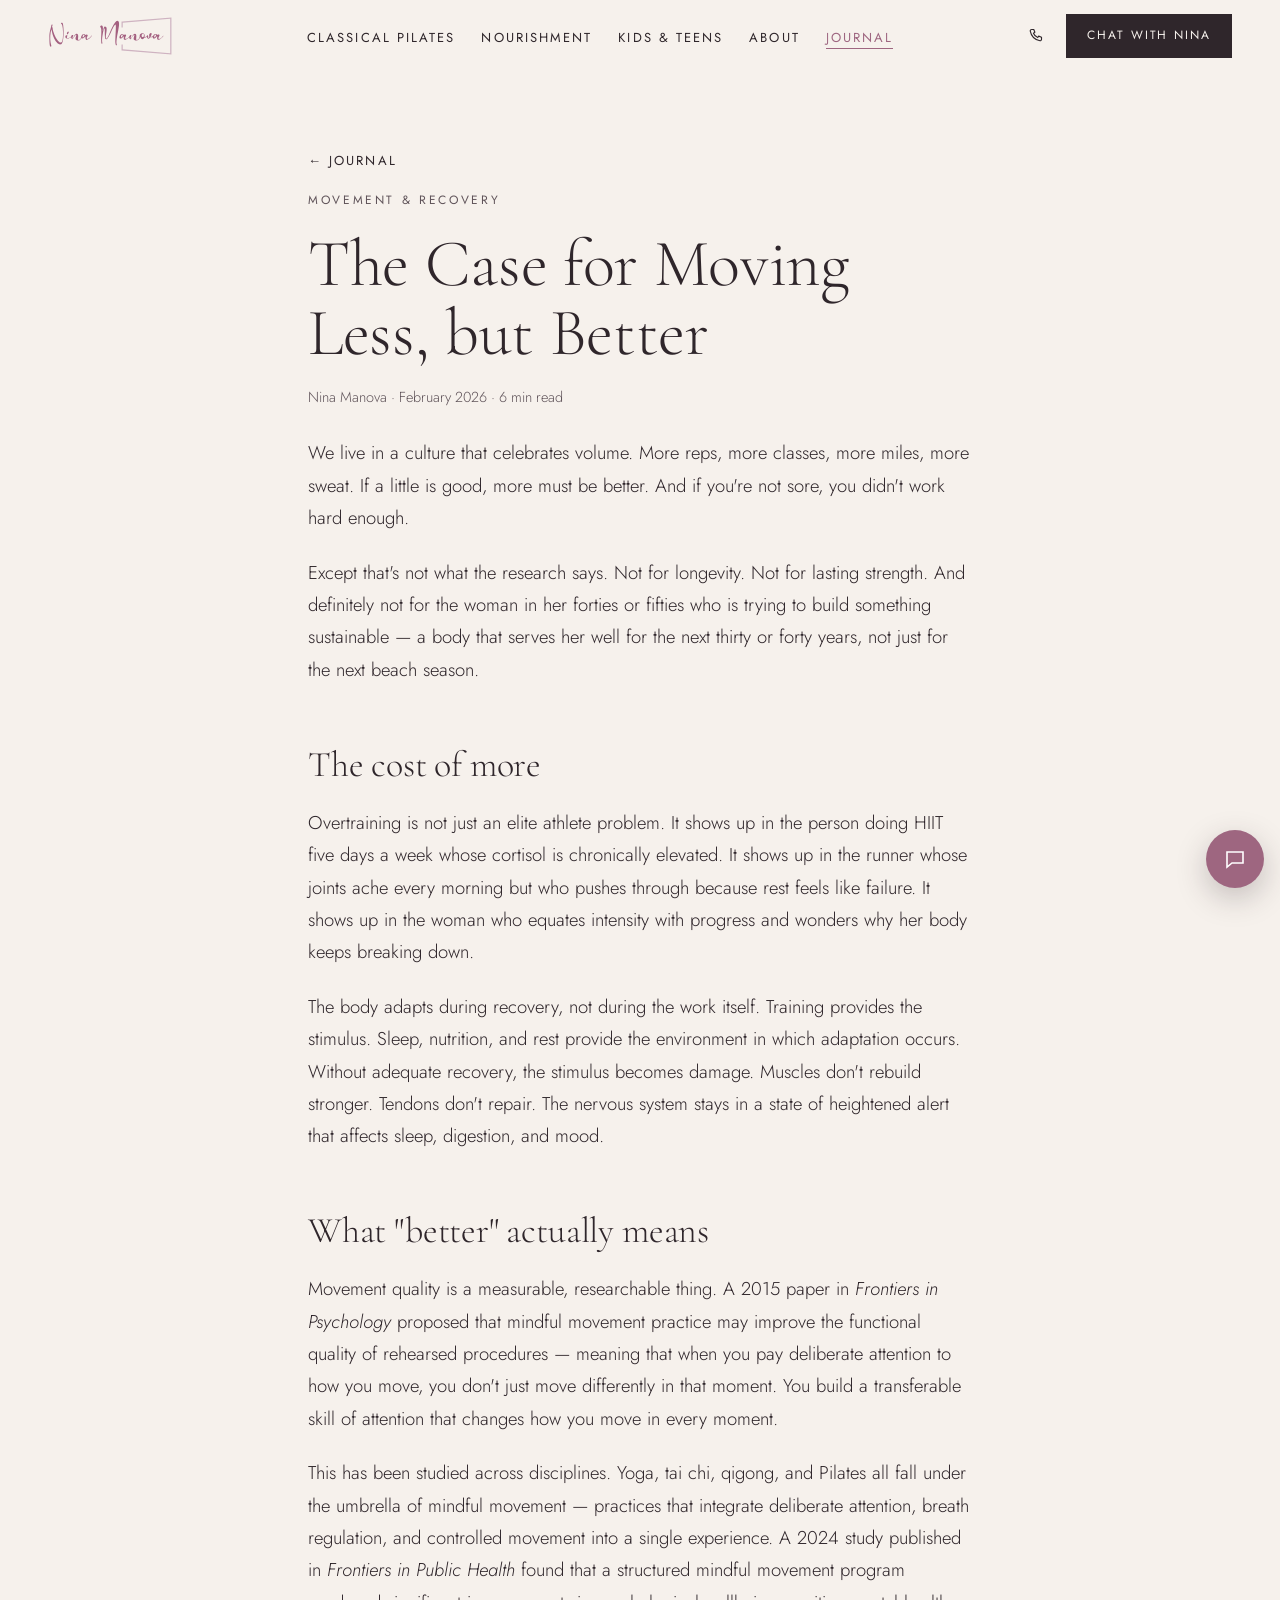
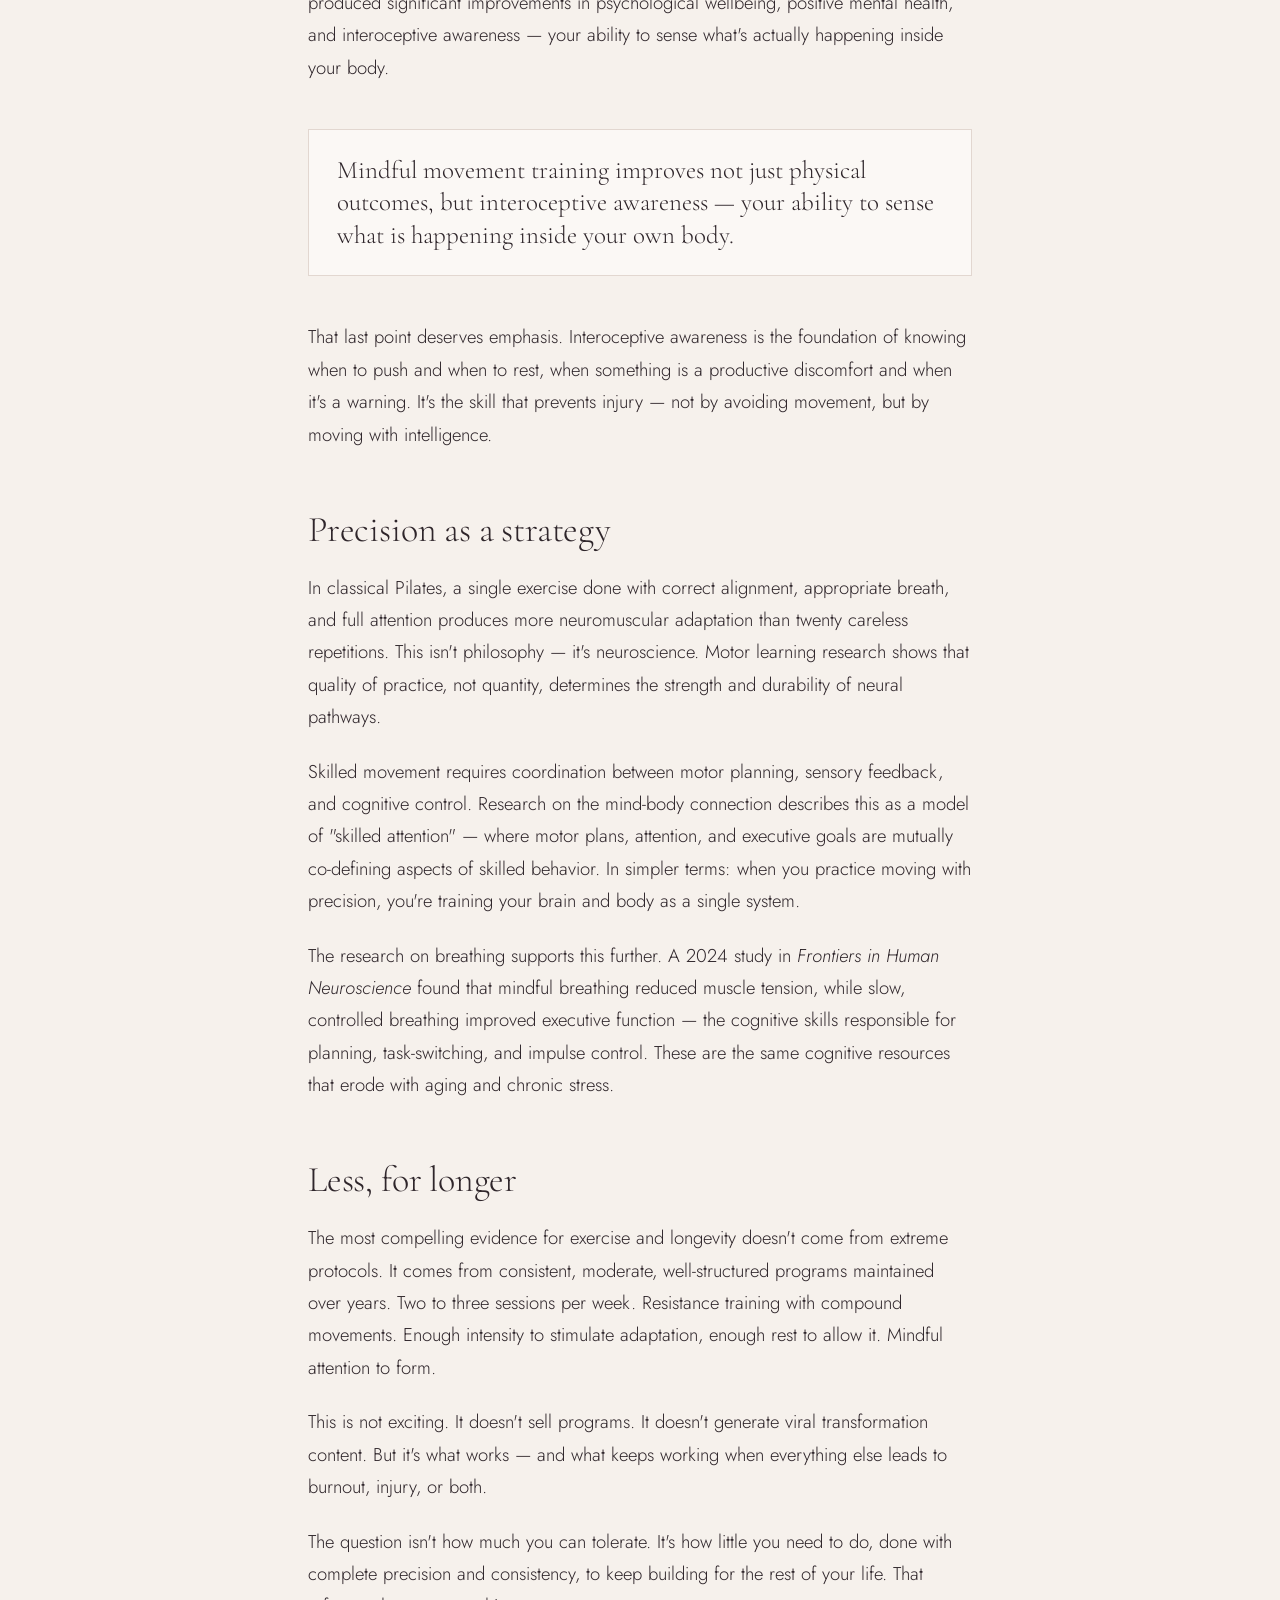
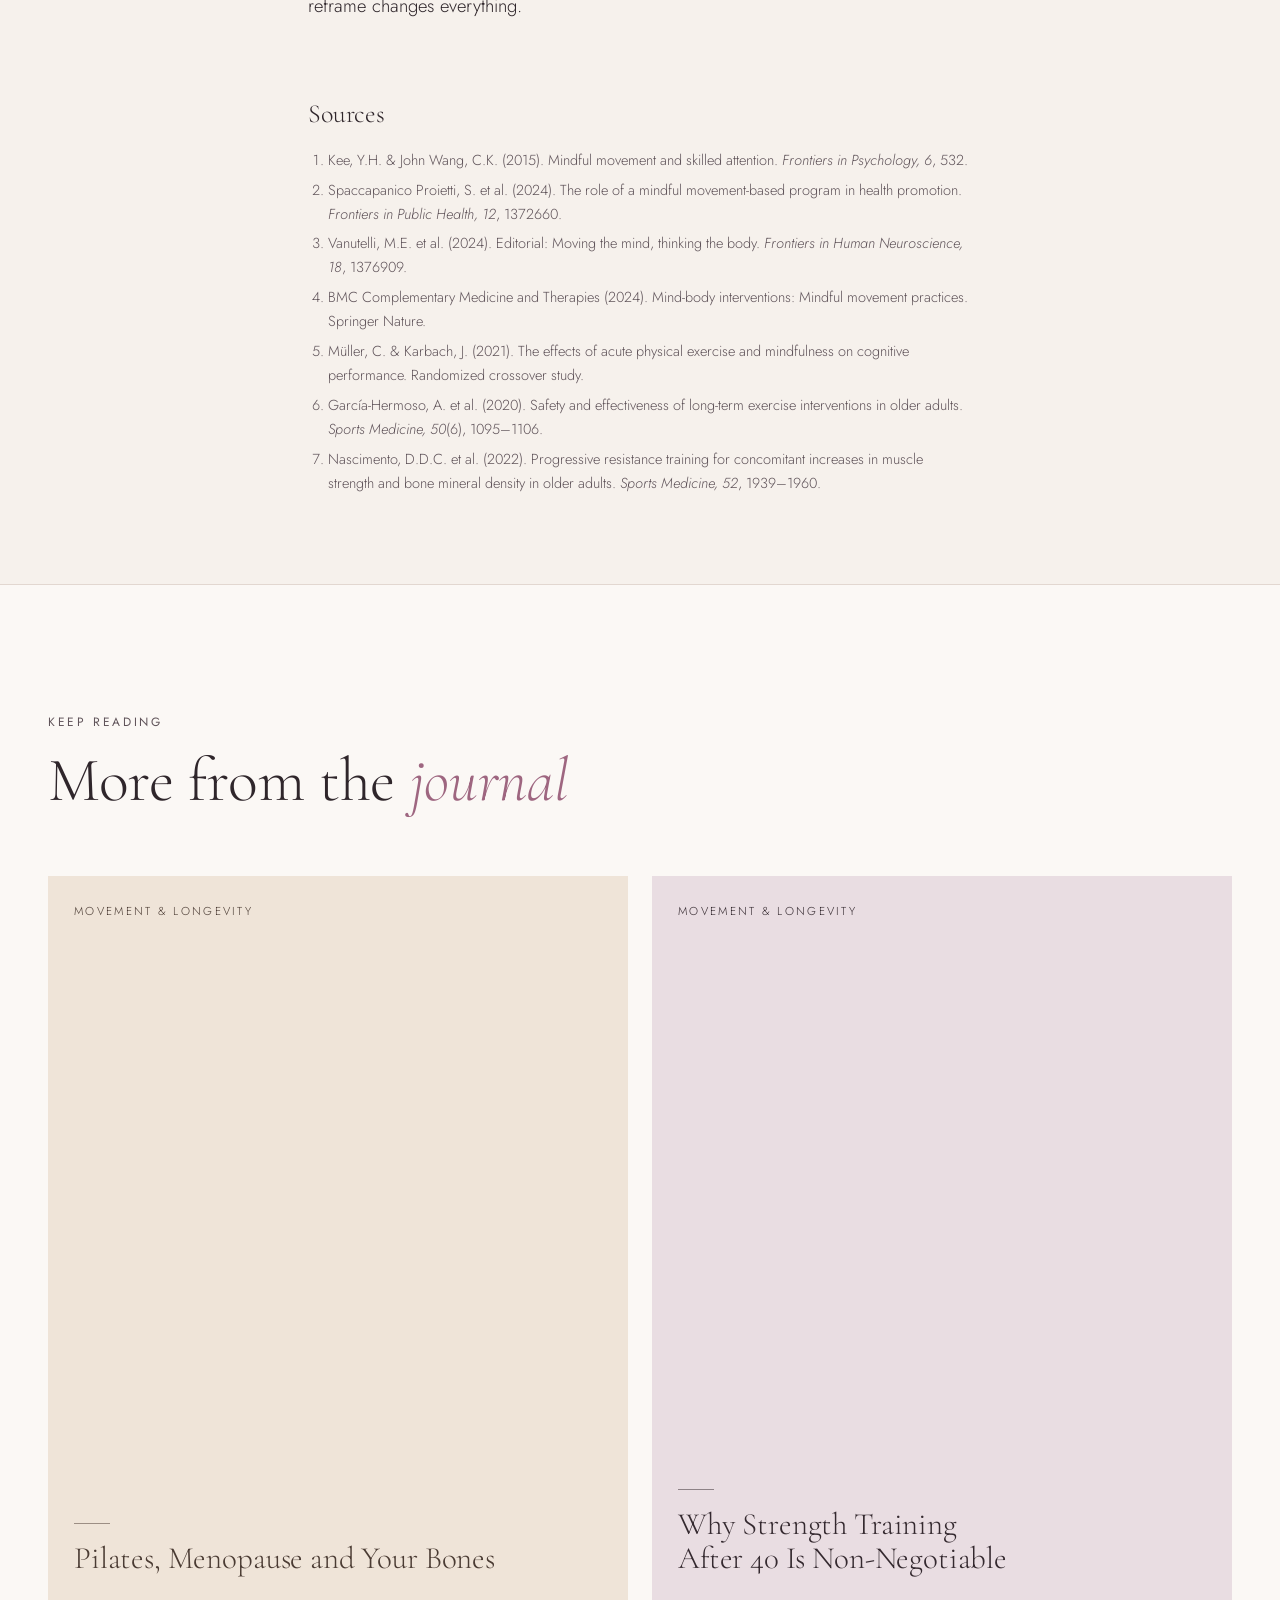
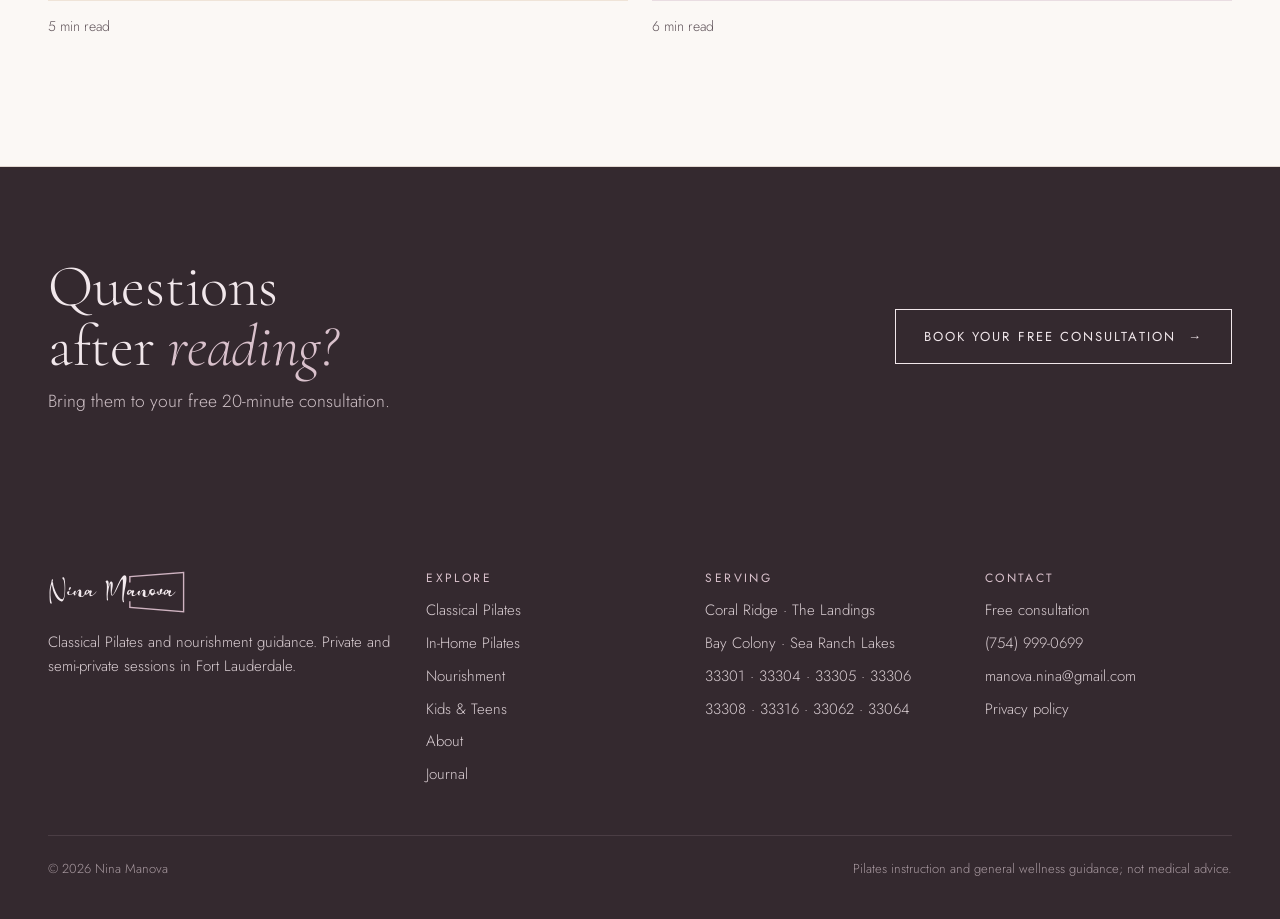
<file: journal/moving-less-but-better/index.html>
<!doctype html>
<html lang="en">
<head>
<meta charset="utf-8">
<meta name="viewport" content="width=device-width, initial-scale=1, viewport-fit=cover">
<script async src="https://www.googletagmanager.com/gtag/js?id=AW-18467051626"></script>
<script>window.dataLayer=window.dataLayer||[];function gtag(){dataLayer.push(arguments);}gtag('js',new Date());try{var q=location.search;if(/[?&]internal=1/.test(q))localStorage.setItem('nm_internal','1');if(/[?&]internal=0/.test(q))localStorage.removeItem('nm_internal');if(localStorage.getItem('nm_internal')==='1')gtag('set',{traffic_type:'internal'})}catch(e){}gtag('config','AW-18467051626');gtag('config','G-J1ZRW0LNW8');gtag('config','AW-18467051626/ujg7CJiLvIgdEOqw4-VE',{'phone_conversion_number':'(754) 999-0699'});</script>
<title>The Case for Moving Less, but Better · Nina Manova</title>
<meta name="description" content="We live in a culture that celebrates volume. More reps, more classes, more miles, more sweat. If a little is good, more must be better. And if you&#x27;re not…">
<link rel="canonical" href="https://ninamanova.com/journal/moving-less-but-better/">
<meta property="og:type" content="article">
<meta property="og:site_name" content="Nina Manova">
<meta property="og:locale" content="en_US">
<meta property="og:title" content="The Case for Moving Less, but Better · Nina Manova">
<meta property="og:description" content="We live in a culture that celebrates volume. More reps, more classes, more miles, more sweat. If a little is good, more must be better. And if you&#x27;re not…">
<meta property="og:url" content="https://ninamanova.com/journal/moving-less-but-better/">
<meta property="og:image" content="https://ninamanova.com/assets/img/og-share.jpg">
<meta property="og:image:width" content="1200">
<meta property="og:image:height" content="630">
<meta name="twitter:card" content="summary_large_image">
<meta name="geo.region" content="US-FL">
<meta name="geo.placename" content="Fort Lauderdale">
<link rel="icon" href="/assets/img/favicon.svg" type="image/svg+xml">
<link rel="icon" href="/assets/img/favicon-32.png" sizes="32x32" type="image/png">
<link rel="apple-touch-icon" href="/assets/img/apple-touch-icon.png">
<link rel="preconnect" href="https://fonts.googleapis.com">
<link rel="preconnect" href="https://fonts.gstatic.com" crossorigin>
<link rel="preload" as="style" href="https://fonts.googleapis.com/css2?family=Cormorant+Garamond:ital,wght@0,300;0,400;0,500;1,300;1,400&family=Jost:wght@300;400;500&display=swap">
<link rel="stylesheet" href="https://fonts.googleapis.com/css2?family=Cormorant+Garamond:ital,wght@0,300;0,400;0,500;1,300;1,400&family=Jost:wght@300;400;500&display=swap" media="print" onload="this.media='all'">
<noscript><link rel="stylesheet" href="https://fonts.googleapis.com/css2?family=Cormorant+Garamond:ital,wght@0,300;0,400;0,500;1,300;1,400&family=Jost:wght@300;400;500&display=swap"></noscript>
<link rel="stylesheet" href="/assets/css/styles.css">
<script type="application/ld+json">{"@context": "https://schema.org", "@type": "Article", "headline": "The Case for Moving Less, but Better", "author": {"@id": "https://ninamanova.com/#person", "@type": "Person", "name": "Nina Manova"}, "datePublished": "2026-02-20", "publisher": {"@id": "https://ninamanova.com/#business"}, "mainEntityOfPage": "https://ninamanova.com/journal/moving-less-but-better/", "image": "https://ninamanova.com/assets/img/og-share.jpg"}</script>
<script type="application/ld+json">{"@context": "https://schema.org", "@type": "BreadcrumbList", "itemListElement": [{"@type": "ListItem", "position": 1, "name": "Home", "item": "https://ninamanova.com/"}, {"@type": "ListItem", "position": 2, "name": "Journal", "item": "https://ninamanova.com/journal/"}, {"@type": "ListItem", "position": 3, "name": "The Case for Moving Less, but Better", "item": "https://ninamanova.com/journal/moving-less-but-better/"}]}</script>
</head>
<body>
<a class="skip" href="#main">Skip to content</a>
<nav class="nav" aria-label="Main"><div class="container">
<a href="/" aria-label="Nina Manova home"><img class="logo" src="/assets/img/logo.svg" alt="Nina Manova" width="357" height="114"></a>
<ul><li><a class="u" href="/classical-pilates/">Classical Pilates</a></li><li><a class="u" href="/nourishment/">Nourishment</a></li><li><a class="u" href="/kids/">Kids &amp; Teens</a></li><li><a class="u" href="/about/">About</a></li><li><a class="u" href="/journal/" aria-current="page">Journal</a></li></ul>
<div class="nav-cta"><a class="nav-call" href="tel:+17549990699" aria-label="Call or text Nina at (754) 999-0699"><svg viewBox="0 0 24 24" aria-hidden="true"><path d="M6.6 3.5h3l1.5 4-2 1.3a11 11 0 0 0 6.1 6.1l1.3-2 4 1.5v3a2 2 0 0 1-2.2 2A17.5 17.5 0 0 1 4.6 5.7a2 2 0 0 1 2-2.2z"/></svg><span>(754) 999-0699</span></a>
<button class="btn sm solid" type="button" data-chat>Chat with Nina</button></div>
<button class="menu-btn" type="button" aria-expanded="false">Menu</button>
</div></nav>
<main id="main">
<article class="article">
<header class="art-head"><div class="container narrow">
<a class="u more" href="/journal/">← Journal</a>
<span class="eyebrow">Movement & Recovery</span>
<h1>The Case for Moving Less, but Better</h1>
<p class="art-meta">Nina Manova · February 2026 · 6 min read</p>
</div></header>
<div class="container narrow art-body">
<p>We live in a culture that celebrates volume. More reps, more classes, more miles, more sweat. If a little is good, more must be better. And if you're not sore, you didn't work hard enough.</p>
<p>Except that's not what the research says. Not for longevity. Not for lasting strength. And definitely not for the woman in her forties or fifties who is trying to build something sustainable — a body that serves her well for the next thirty or forty years, not just for the next beach season.</p>
<h2>The cost of more</h2>
<p>Overtraining is not just an elite athlete problem. It shows up in the person doing HIIT five days a week whose cortisol is chronically elevated. It shows up in the runner whose joints ache every morning but who pushes through because rest feels like failure. It shows up in the woman who equates intensity with progress and wonders why her body keeps breaking down.</p>
<p>The body adapts during recovery, not during the work itself. Training provides the stimulus. Sleep, nutrition, and rest provide the environment in which adaptation occurs. Without adequate recovery, the stimulus becomes damage. Muscles don't rebuild stronger. Tendons don't repair. The nervous system stays in a state of heightened alert that affects sleep, digestion, and mood.</p>
<h2>What "better" actually means</h2>
<p>Movement quality is a measurable, researchable thing. A 2015 paper in <em>Frontiers in Psychology</em> proposed that mindful movement practice may improve the functional quality of rehearsed procedures — meaning that when you pay deliberate attention to how you move, you don't just move differently in that moment. You build a transferable skill of attention that changes how you move in every moment.</p>
<p>This has been studied across disciplines. Yoga, tai chi, qigong, and Pilates all fall under the umbrella of mindful movement — practices that integrate deliberate attention, breath regulation, and controlled movement into a single experience. A 2024 study published in <em>Frontiers in Public Health</em> found that a structured mindful movement program produced significant improvements in psychological wellbeing, positive mental health, and interoceptive awareness — your ability to sense what's actually happening inside your body.</p>
<div class="highlight-stat">Mindful movement training improves not just physical outcomes, but interoceptive awareness — your ability to sense what is happening inside your own body.</div>
<p>That last point deserves emphasis. Interoceptive awareness is the foundation of knowing when to push and when to rest, when something is a productive discomfort and when it's a warning. It's the skill that prevents injury — not by avoiding movement, but by moving with intelligence.</p>
<h2>Precision as a strategy</h2>
<p>In classical Pilates, a single exercise done with correct alignment, appropriate breath, and full attention produces more neuromuscular adaptation than twenty careless repetitions. This isn't philosophy — it's neuroscience. Motor learning research shows that quality of practice, not quantity, determines the strength and durability of neural pathways.</p>
<p>Skilled movement requires coordination between motor planning, sensory feedback, and cognitive control. Research on the mind-body connection describes this as a model of "skilled attention" — where motor plans, attention, and executive goals are mutually co-defining aspects of skilled behavior. In simpler terms: when you practice moving with precision, you're training your brain and body as a single system.</p>
<p>The research on breathing supports this further. A 2024 study in <em>Frontiers in Human Neuroscience</em> found that mindful breathing reduced muscle tension, while slow, controlled breathing improved executive function — the cognitive skills responsible for planning, task-switching, and impulse control. These are the same cognitive resources that erode with aging and chronic stress.</p>
<h2>Less, for longer</h2>
<p>The most compelling evidence for exercise and longevity doesn't come from extreme protocols. It comes from consistent, moderate, well-structured programs maintained over years. Two to three sessions per week. Resistance training with compound movements. Enough intensity to stimulate adaptation, enough rest to allow it. Mindful attention to form.</p>
<p>This is not exciting. It doesn't sell programs. It doesn't generate viral transformation content. But it's what works — and what keeps working when everything else leads to burnout, injury, or both.</p>
<p>The question isn't how much you can tolerate. It's how little you need to do, done with complete precision and consistency, to keep building for the rest of your life. That reframe changes everything.</p>
</div>
<div class="container narrow art-sources"><h2>Sources</h2><ol>
<li>Kee, Y.H. &amp; John Wang, C.K. (2015). Mindful movement and skilled attention. <em>Frontiers in Psychology, 6</em>, 532.</li>
<li>Spaccapanico Proietti, S. et al. (2024). The role of a mindful movement-based program in health promotion. <em>Frontiers in Public Health, 12</em>, 1372660.</li>
<li>Vanutelli, M.E. et al. (2024). Editorial: Moving the mind, thinking the body. <em>Frontiers in Human Neuroscience, 18</em>, 1376909.</li>
<li>BMC Complementary Medicine and Therapies (2024). Mind-body interventions: Mindful movement practices. Springer Nature.</li>
<li>Müller, C. &amp; Karbach, J. (2021). The effects of acute physical exercise and mindfulness on cognitive performance. Randomized crossover study.</li>
<li>García-Hermoso, A. et al. (2020). Safety and effectiveness of long-term exercise interventions in older adults. <em>Sports Medicine, 50</em>(6), 1095–1106.</li>
<li>Nascimento, D.D.C. et al. (2022). Progressive resistance training for concomitant increases in muscle strength and bone mineral density in older adults. <em>Sports Medicine, 52</em>, 1939–1960.</li>
</ol></div>
</article>
<section class="block paper"><div class="container"><div class="head rv"><span class="eyebrow">Keep reading</span><h2>More from the <em>journal</em></h2></div><div class="cards two"><a class="card rv" href="/journal/pilates-menopause-bone-density/"><div class="cover c4"><span class="cat">Movement & Longevity</span><div style="display:grid;gap:18px"><span class="rule"></span><h3>Pilates, Menopause and Your Bones</h3></div></div><span class="meta">5 min read</span></a><a class="card rv" href="/journal/strength-training-after-40/"><div class="cover c1"><span class="cat">Movement & Longevity</span><div style="display:grid;gap:18px"><span class="rule"></span><h3>Why Strength Training After 40 Is Non-Negotiable</h3></div></div><span class="meta">6 min read</span></a></div></div></section>
<section class="band"><div class="container">
<div><h2>Questions after <em>reading?</em></h2><p>Bring them to your free 20-minute consultation.</p></div>
<a class="btn light" href="/begin/">Book your free consultation <span class="arr">→</span></a>
</div></section>
</main>
<footer><div class="container">
<div class="grid">
<div><img class="flogo" src="/assets/img/logo-light.svg" alt="Nina Manova" width="357" height="114" loading="lazy"><p>Classical Pilates and nourishment guidance. Private and semi-private sessions in Fort Lauderdale.</p></div>
<div><h2 class="fh">Explore</h2><ul><li><a class="u" href="/classical-pilates/">Classical Pilates</a></li><li><a class="u" href="/in-home-pilates/">In-Home Pilates</a></li><li><a class="u" href="/nourishment/">Nourishment</a></li><li><a class="u" href="/kids/">Kids &amp; Teens</a></li><li><a class="u" href="/about/">About</a></li><li><a class="u" href="/journal/">Journal</a></li></ul></div>
<div><h2 class="fh">Serving</h2><ul><li>Coral Ridge · The Landings</li><li>Bay Colony · Sea Ranch Lakes</li><li>33301 · 33304 · 33305 · 33306</li><li>33308 · 33316 · 33062 · 33064</li></ul></div>
<div><h2 class="fh">Contact</h2><ul><li><a class="u" href="/begin/">Free consultation</a></li><li><a class="u" href="tel:+17549990699">(754) 999-0699</a></li><li><a class="u" href="mailto:manova.nina@gmail.com">manova.nina@gmail.com</a></li><li><a class="u" href="/privacy/">Privacy policy</a></li></ul></div>
</div>
<div class="fine"><span>© 2026 Nina Manova</span><span>Pilates instruction and general wellness guidance; not medical advice.</span></div>
</div></footer>
<div class="mcta"><a href="tel:+17549990699"><svg viewBox="0 0 24 24" aria-hidden="true"><path d="M6.6 3.5h3l1.5 4-2 1.3a11 11 0 0 0 6.1 6.1l1.3-2 4 1.5v3a2 2 0 0 1-2.2 2A17.5 17.5 0 0 1 4.6 5.7a2 2 0 0 1 2-2.2z"/></svg><span>(754) 999-0699</span></a><button type="button" data-chat><svg viewBox="0 0 24 24" aria-hidden="true"><path d="M4 5h16v11H9l-5 4z"/></svg>Chat<span class="wn">&nbsp;with Nina</span></button></div>
<button class="chat-btn" id="chatBtn" type="button" aria-expanded="false" aria-controls="chat" aria-label="Ask about sessions"><svg viewBox="0 0 24 24" aria-hidden="true"><path d="M4 5h16v11H9l-5 4z"/></svg></button>
<div class="chat" id="chat" data-clarity-mask="true" role="dialog" aria-label="Ask about sessions" hidden>
<header><div><b>Ask about sessions</b><small>Automated assistant · Nina replies personally</small></div><button type="button" id="chatClose" aria-label="Close chat">×</button></header>
<div class="msgs" id="msgs" data-clarity-mask="true" aria-live="polite"></div>
<form class="zip" id="zipForm"><input id="zipInput" inputmode="numeric" maxlength="5" placeholder="Your zip code" aria-label="Zip code" autocomplete="postal-code"><button class="btn sm solid" type="submit">Send</button></form>
</div>
<script src="/assets/js/site.js" defer></script>
</body>
</html>
</file>
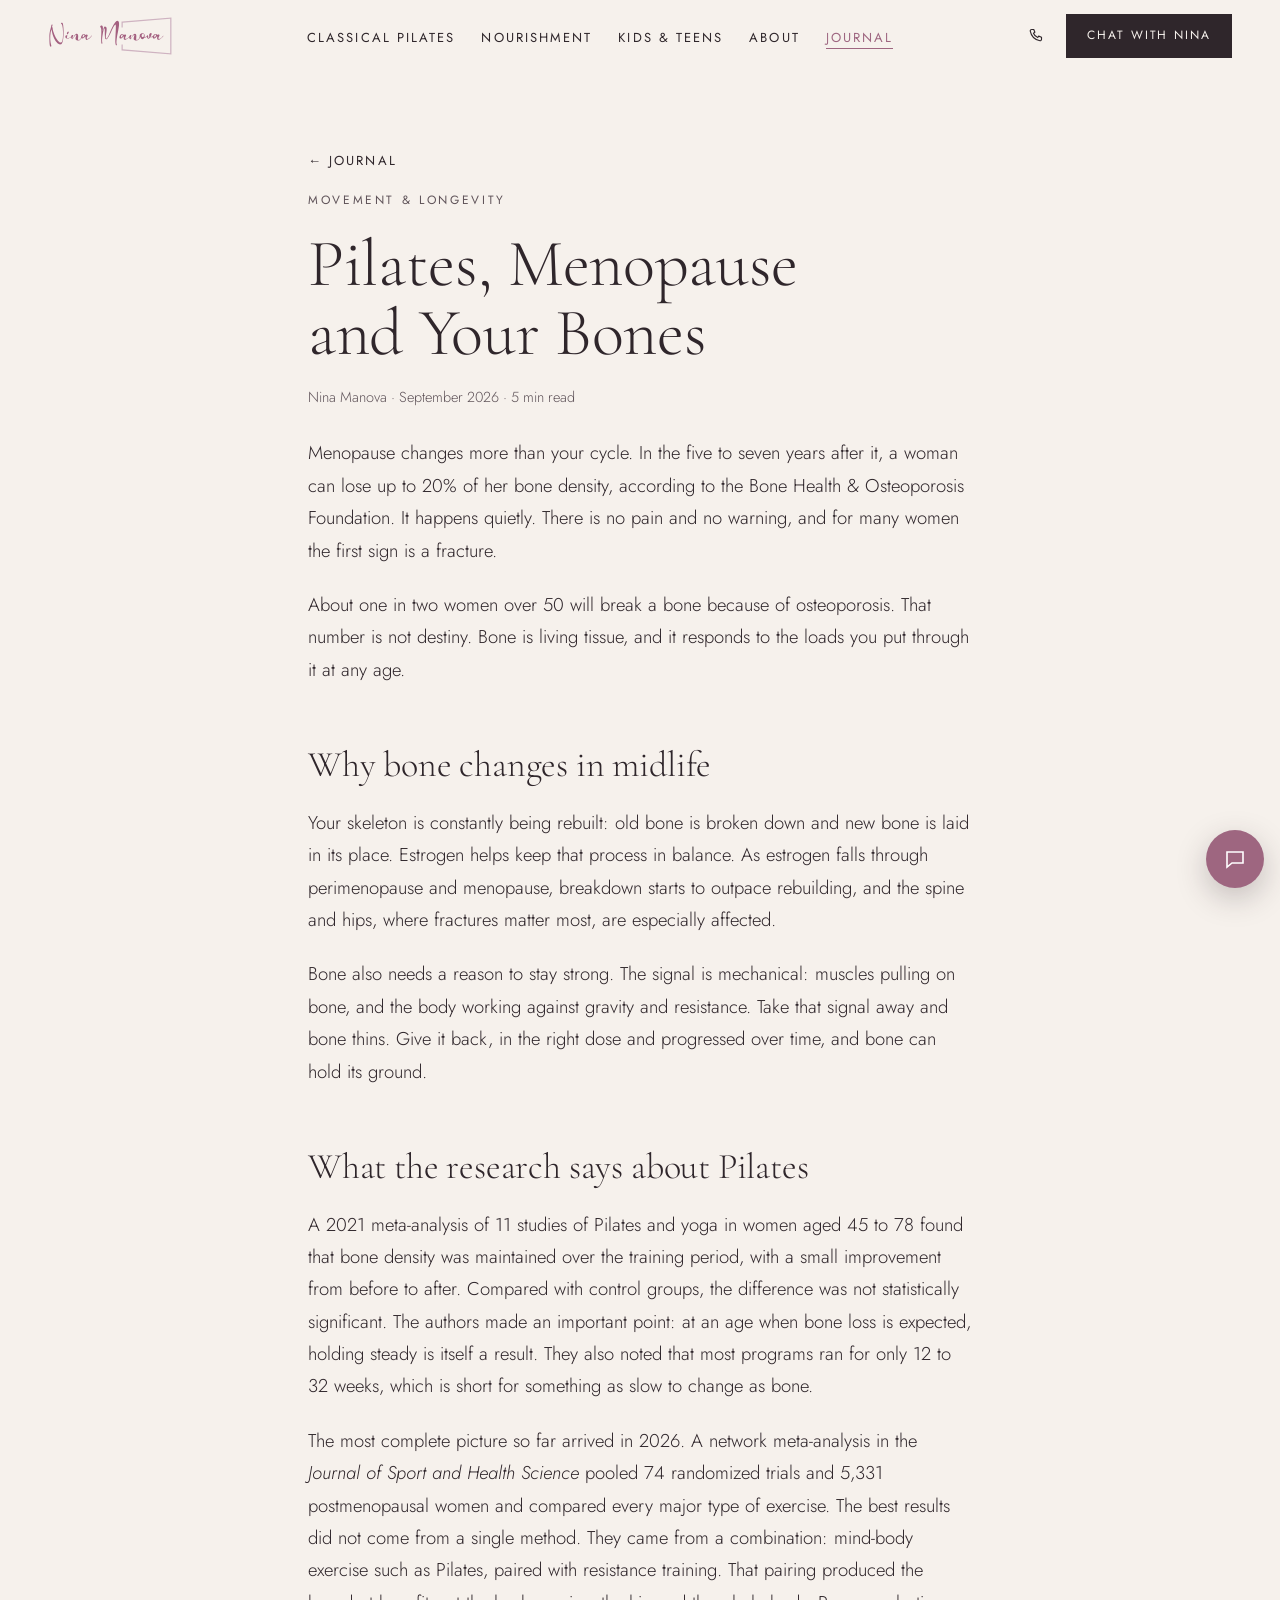
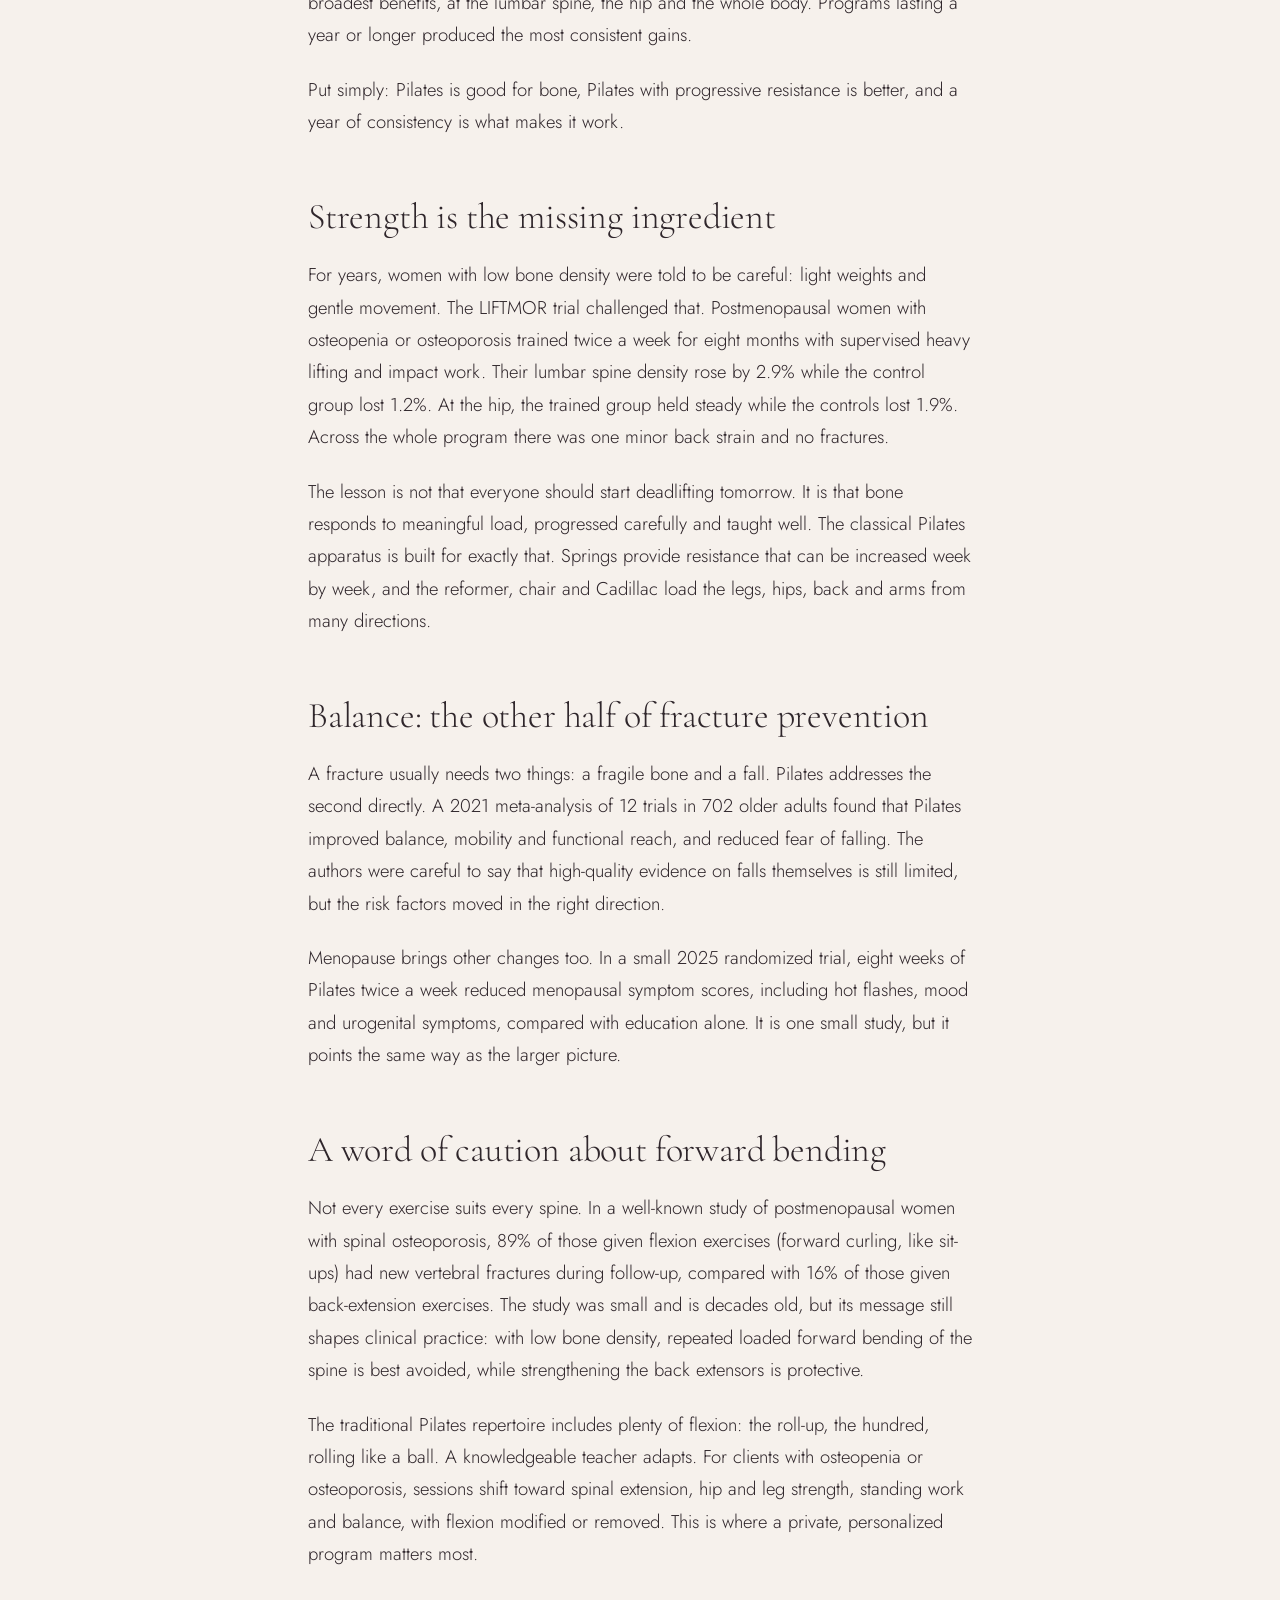
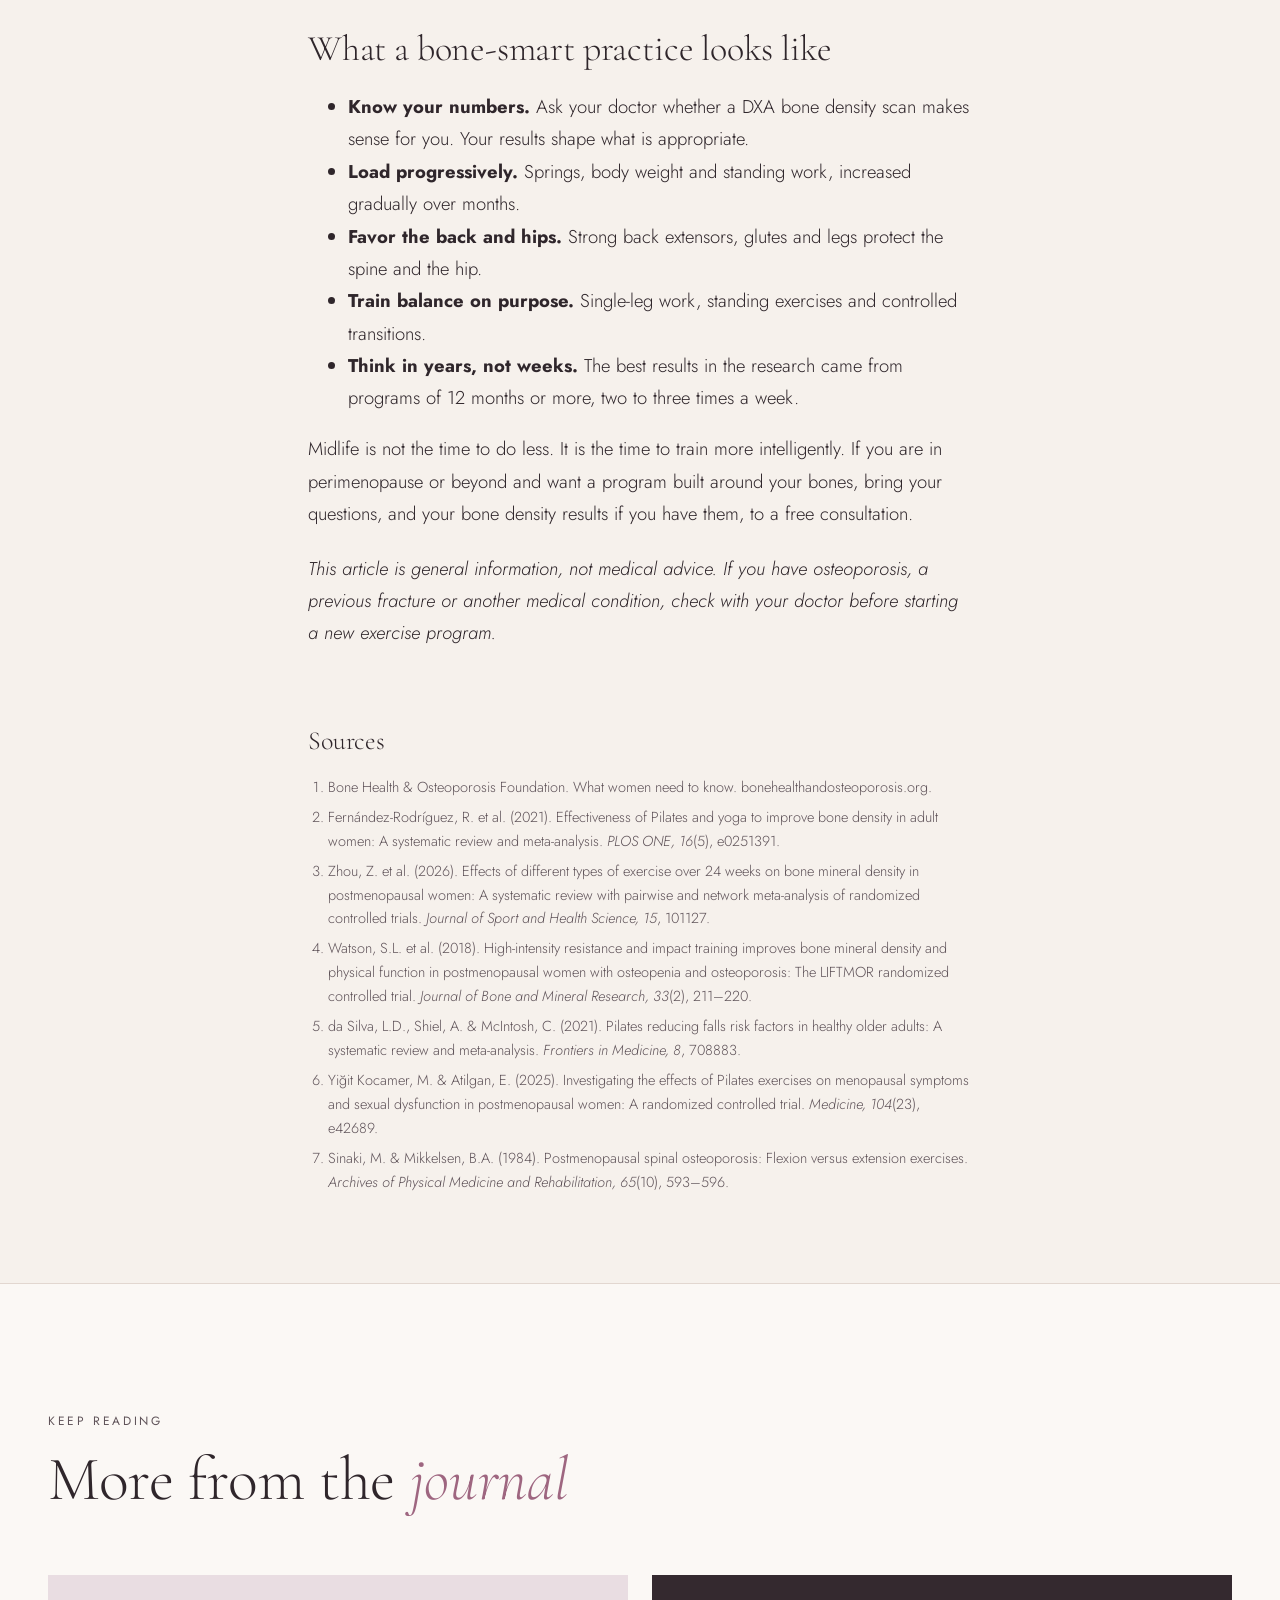
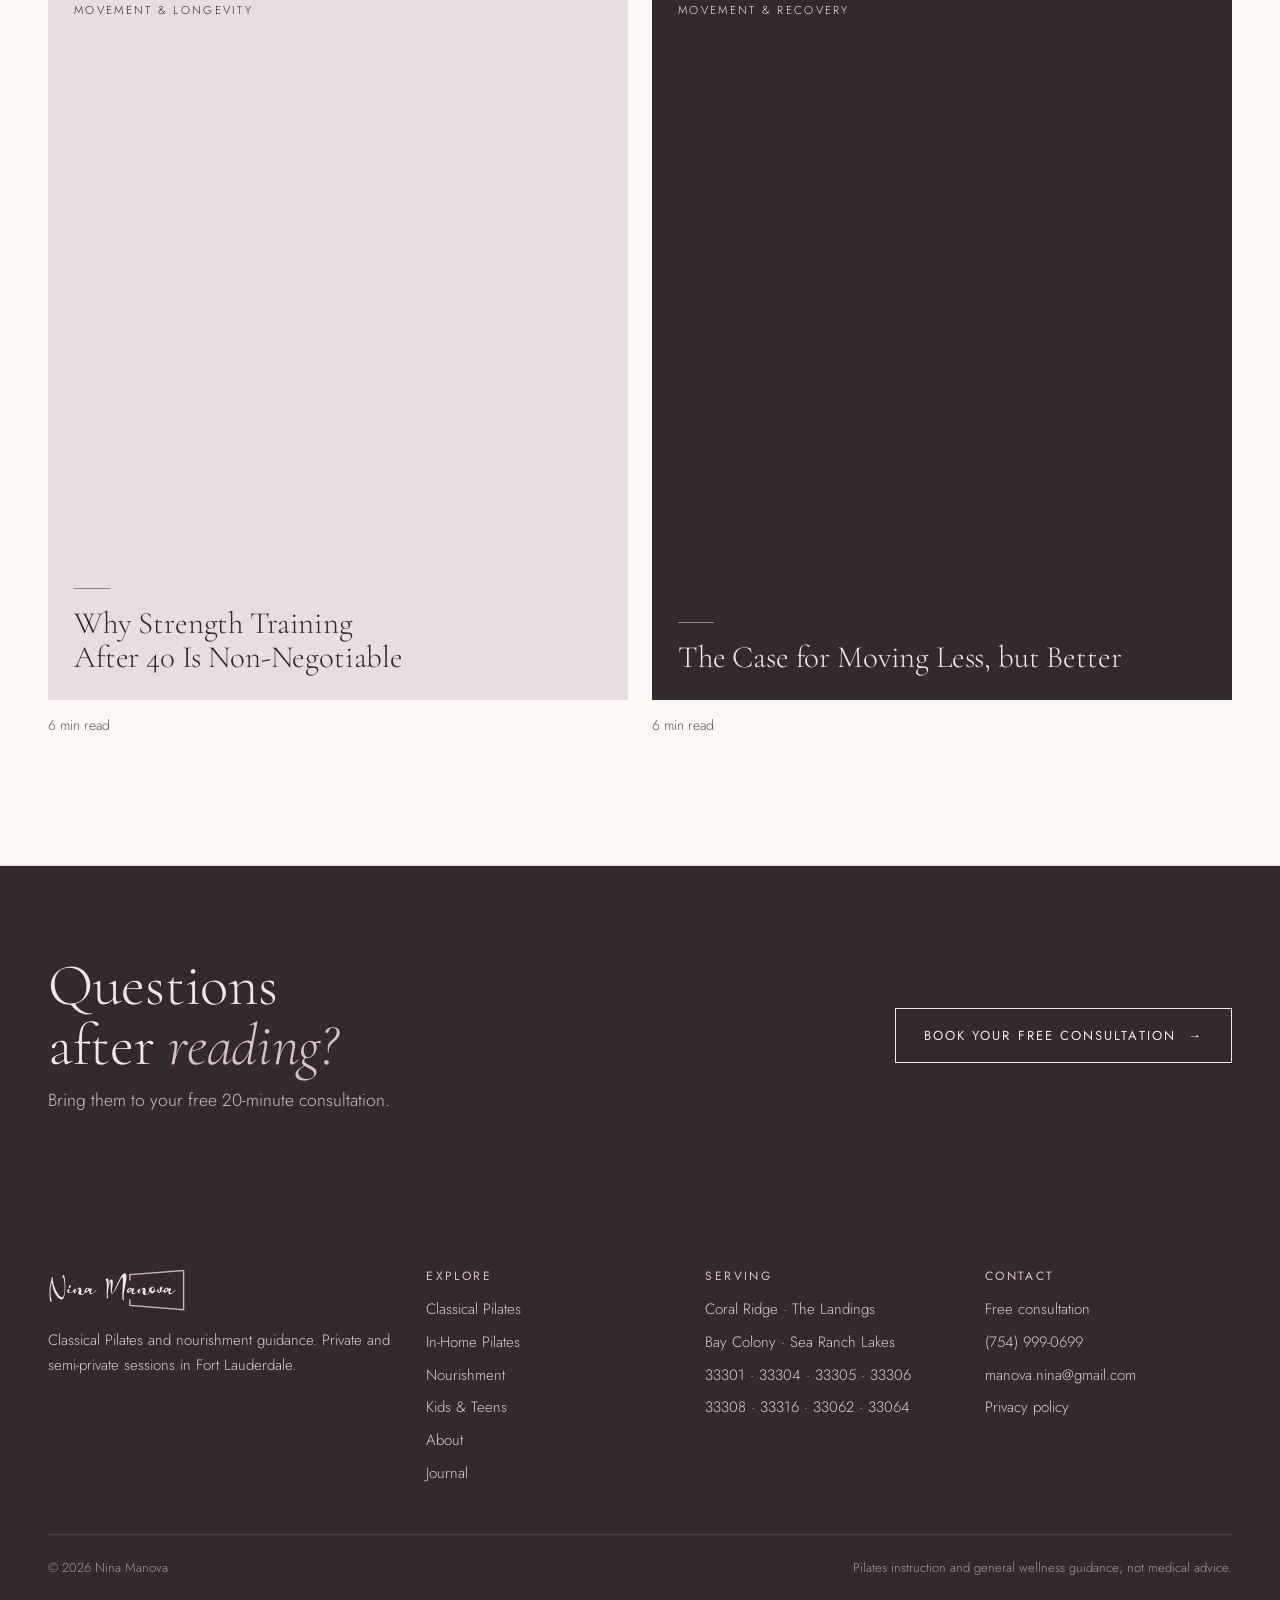
<file: journal/pilates-menopause-bone-density/index.html>
<!doctype html>
<html lang="en">
<head>
<meta charset="utf-8">
<meta name="viewport" content="width=device-width, initial-scale=1, viewport-fit=cover">
<script async src="https://www.googletagmanager.com/gtag/js?id=AW-18467051626"></script>
<script>window.dataLayer=window.dataLayer||[];function gtag(){dataLayer.push(arguments);}gtag('js',new Date());try{var q=location.search;if(/[?&]internal=1/.test(q))localStorage.setItem('nm_internal','1');if(/[?&]internal=0/.test(q))localStorage.removeItem('nm_internal');if(localStorage.getItem('nm_internal')==='1')gtag('set',{traffic_type:'internal'})}catch(e){}gtag('config','AW-18467051626');gtag('config','G-J1ZRW0LNW8');gtag('config','AW-18467051626/ujg7CJiLvIgdEOqw4-VE',{'phone_conversion_number':'(754) 999-0699'});</script>
<title>Pilates, Menopause and Your Bones · Nina Manova</title>
<meta name="description" content="Menopause changes more than your cycle. In the five to seven years after it, a woman can lose up to 20% of her bone density, according to the Bone Health…">
<link rel="canonical" href="https://ninamanova.com/journal/pilates-menopause-bone-density/">
<meta property="og:type" content="article">
<meta property="og:site_name" content="Nina Manova">
<meta property="og:locale" content="en_US">
<meta property="og:title" content="Pilates, Menopause and Your Bones · Nina Manova">
<meta property="og:description" content="Menopause changes more than your cycle. In the five to seven years after it, a woman can lose up to 20% of her bone density, according to the Bone Health…">
<meta property="og:url" content="https://ninamanova.com/journal/pilates-menopause-bone-density/">
<meta property="og:image" content="https://ninamanova.com/assets/img/og-share.jpg">
<meta property="og:image:width" content="1200">
<meta property="og:image:height" content="630">
<meta name="twitter:card" content="summary_large_image">
<meta name="geo.region" content="US-FL">
<meta name="geo.placename" content="Fort Lauderdale">
<link rel="icon" href="/assets/img/favicon.svg" type="image/svg+xml">
<link rel="icon" href="/assets/img/favicon-32.png" sizes="32x32" type="image/png">
<link rel="apple-touch-icon" href="/assets/img/apple-touch-icon.png">
<link rel="preconnect" href="https://fonts.googleapis.com">
<link rel="preconnect" href="https://fonts.gstatic.com" crossorigin>
<link rel="preload" as="style" href="https://fonts.googleapis.com/css2?family=Cormorant+Garamond:ital,wght@0,300;0,400;0,500;1,300;1,400&family=Jost:wght@300;400;500&display=swap">
<link rel="stylesheet" href="https://fonts.googleapis.com/css2?family=Cormorant+Garamond:ital,wght@0,300;0,400;0,500;1,300;1,400&family=Jost:wght@300;400;500&display=swap" media="print" onload="this.media='all'">
<noscript><link rel="stylesheet" href="https://fonts.googleapis.com/css2?family=Cormorant+Garamond:ital,wght@0,300;0,400;0,500;1,300;1,400&family=Jost:wght@300;400;500&display=swap"></noscript>
<link rel="stylesheet" href="/assets/css/styles.css">
<script type="application/ld+json">{"@context": "https://schema.org", "@type": "Article", "headline": "Pilates, Menopause and Your Bones", "author": {"@id": "https://ninamanova.com/#person", "@type": "Person", "name": "Nina Manova"}, "datePublished": "2026-09-28", "publisher": {"@id": "https://ninamanova.com/#business"}, "mainEntityOfPage": "https://ninamanova.com/journal/pilates-menopause-bone-density/", "image": "https://ninamanova.com/assets/img/og-share.jpg"}</script>
<script type="application/ld+json">{"@context": "https://schema.org", "@type": "BreadcrumbList", "itemListElement": [{"@type": "ListItem", "position": 1, "name": "Home", "item": "https://ninamanova.com/"}, {"@type": "ListItem", "position": 2, "name": "Journal", "item": "https://ninamanova.com/journal/"}, {"@type": "ListItem", "position": 3, "name": "Pilates, Menopause and Your Bones", "item": "https://ninamanova.com/journal/pilates-menopause-bone-density/"}]}</script>
</head>
<body>
<a class="skip" href="#main">Skip to content</a>
<nav class="nav" aria-label="Main"><div class="container">
<a href="/" aria-label="Nina Manova home"><img class="logo" src="/assets/img/logo.svg" alt="Nina Manova" width="357" height="114"></a>
<ul><li><a class="u" href="/classical-pilates/">Classical Pilates</a></li><li><a class="u" href="/nourishment/">Nourishment</a></li><li><a class="u" href="/kids/">Kids &amp; Teens</a></li><li><a class="u" href="/about/">About</a></li><li><a class="u" href="/journal/" aria-current="page">Journal</a></li></ul>
<div class="nav-cta"><a class="nav-call" href="tel:+17549990699" aria-label="Call or text Nina at (754) 999-0699"><svg viewBox="0 0 24 24" aria-hidden="true"><path d="M6.6 3.5h3l1.5 4-2 1.3a11 11 0 0 0 6.1 6.1l1.3-2 4 1.5v3a2 2 0 0 1-2.2 2A17.5 17.5 0 0 1 4.6 5.7a2 2 0 0 1 2-2.2z"/></svg><span>(754) 999-0699</span></a>
<button class="btn sm solid" type="button" data-chat>Chat with Nina</button></div>
<button class="menu-btn" type="button" aria-expanded="false">Menu</button>
</div></nav>
<main id="main">
<article class="article">
<header class="art-head"><div class="container narrow">
<a class="u more" href="/journal/">← Journal</a>
<span class="eyebrow">Movement & Longevity</span>
<h1>Pilates, Menopause and Your Bones</h1>
<p class="art-meta">Nina Manova · September 2026 · 5 min read</p>
</div></header>
<div class="container narrow art-body">
<p>Menopause changes more than your cycle. In the five to seven years after it, a woman can lose up to 20% of her bone density, according to the Bone Health &amp; Osteoporosis Foundation. It happens quietly. There is no pain and no warning, and for many women the first sign is a fracture.</p>
<p>About one in two women over 50 will break a bone because of osteoporosis. That number is not destiny. Bone is living tissue, and it responds to the loads you put through it at any age.</p>
<h2>Why bone changes in midlife</h2>
<p>Your skeleton is constantly being rebuilt: old bone is broken down and new bone is laid in its place. Estrogen helps keep that process in balance. As estrogen falls through perimenopause and menopause, breakdown starts to outpace rebuilding, and the spine and hips, where fractures matter most, are especially affected.</p>
<p>Bone also needs a reason to stay strong. The signal is mechanical: muscles pulling on bone, and the body working against gravity and resistance. Take that signal away and bone thins. Give it back, in the right dose and progressed over time, and bone can hold its ground.</p>
<h2>What the research says about Pilates</h2>
<p>A 2021 meta-analysis of 11 studies of Pilates and yoga in women aged 45 to 78 found that bone density was maintained over the training period, with a small improvement from before to after. Compared with control groups, the difference was not statistically significant. The authors made an important point: at an age when bone loss is expected, holding steady is itself a result. They also noted that most programs ran for only 12 to 32 weeks, which is short for something as slow to change as bone.</p>
<p>The most complete picture so far arrived in 2026. A network meta-analysis in the <em>Journal of Sport and Health Science</em> pooled 74 randomized trials and 5,331 postmenopausal women and compared every major type of exercise. The best results did not come from a single method. They came from a combination: mind-body exercise such as Pilates, paired with resistance training. That pairing produced the broadest benefits, at the lumbar spine, the hip and the whole body. Programs lasting a year or longer produced the most consistent gains.</p>
<p>Put simply: Pilates is good for bone, Pilates with progressive resistance is better, and a year of consistency is what makes it work.</p>
<h2>Strength is the missing ingredient</h2>
<p>For years, women with low bone density were told to be careful: light weights and gentle movement. The LIFTMOR trial challenged that. Postmenopausal women with osteopenia or osteoporosis trained twice a week for eight months with supervised heavy lifting and impact work. Their lumbar spine density rose by 2.9% while the control group lost 1.2%. At the hip, the trained group held steady while the controls lost 1.9%. Across the whole program there was one minor back strain and no fractures.</p>
<p>The lesson is not that everyone should start deadlifting tomorrow. It is that bone responds to meaningful load, progressed carefully and taught well. The classical Pilates apparatus is built for exactly that. Springs provide resistance that can be increased week by week, and the reformer, chair and Cadillac load the legs, hips, back and arms from many directions.</p>
<h2>Balance: the other half of fracture prevention</h2>
<p>A fracture usually needs two things: a fragile bone and a fall. Pilates addresses the second directly. A 2021 meta-analysis of 12 trials in 702 older adults found that Pilates improved balance, mobility and functional reach, and reduced fear of falling. The authors were careful to say that high-quality evidence on falls themselves is still limited, but the risk factors moved in the right direction.</p>
<p>Menopause brings other changes too. In a small 2025 randomized trial, eight weeks of Pilates twice a week reduced menopausal symptom scores, including hot flashes, mood and urogenital symptoms, compared with education alone. It is one small study, but it points the same way as the larger picture.</p>
<h2>A word of caution about forward bending</h2>
<p>Not every exercise suits every spine. In a well-known study of postmenopausal women with spinal osteoporosis, 89% of those given flexion exercises (forward curling, like sit-ups) had new vertebral fractures during follow-up, compared with 16% of those given back-extension exercises. The study was small and is decades old, but its message still shapes clinical practice: with low bone density, repeated loaded forward bending of the spine is best avoided, while strengthening the back extensors is protective.</p>
<p>The traditional Pilates repertoire includes plenty of flexion: the roll-up, the hundred, rolling like a ball. A knowledgeable teacher adapts. For clients with osteopenia or osteoporosis, sessions shift toward spinal extension, hip and leg strength, standing work and balance, with flexion modified or removed. This is where a private, personalized program matters most.</p>
<h2>What a bone-smart practice looks like</h2>
<ul>
<li><strong>Know your numbers.</strong> Ask your doctor whether a DXA bone density scan makes sense for you. Your results shape what is appropriate.</li>
<li><strong>Load progressively.</strong> Springs, body weight and standing work, increased gradually over months.</li>
<li><strong>Favor the back and hips.</strong> Strong back extensors, glutes and legs protect the spine and the hip.</li>
<li><strong>Train balance on purpose.</strong> Single-leg work, standing exercises and controlled transitions.</li>
<li><strong>Think in years, not weeks.</strong> The best results in the research came from programs of 12 months or more, two to three times a week.</li>
</ul>
<p>Midlife is not the time to do less. It is the time to train more intelligently. If you are in perimenopause or beyond and want a program built around your bones, bring your questions, and your bone density results if you have them, to a free consultation.</p>
<p><em>This article is general information, not medical advice. If you have osteoporosis, a previous fracture or another medical condition, check with your doctor before starting a new exercise program.</em></p>
</div>
<div class="container narrow art-sources"><h2>Sources</h2><ol>
<li>Bone Health &amp; Osteoporosis Foundation. What women need to know. bonehealthandosteoporosis.org.</li>
<li>Fernández-Rodríguez, R. et al. (2021). Effectiveness of Pilates and yoga to improve bone density in adult women: A systematic review and meta-analysis. <em>PLOS ONE, 16</em>(5), e0251391.</li>
<li>Zhou, Z. et al. (2026). Effects of different types of exercise over 24 weeks on bone mineral density in postmenopausal women: A systematic review with pairwise and network meta-analysis of randomized controlled trials. <em>Journal of Sport and Health Science, 15</em>, 101127.</li>
<li>Watson, S.L. et al. (2018). High-intensity resistance and impact training improves bone mineral density and physical function in postmenopausal women with osteopenia and osteoporosis: The LIFTMOR randomized controlled trial. <em>Journal of Bone and Mineral Research, 33</em>(2), 211–220.</li>
<li>da Silva, L.D., Shiel, A. &amp; McIntosh, C. (2021). Pilates reducing falls risk factors in healthy older adults: A systematic review and meta-analysis. <em>Frontiers in Medicine, 8</em>, 708883.</li>
<li>Yiğit Kocamer, M. &amp; Atilgan, E. (2025). Investigating the effects of Pilates exercises on menopausal symptoms and sexual dysfunction in postmenopausal women: A randomized controlled trial. <em>Medicine, 104</em>(23), e42689.</li>
<li>Sinaki, M. &amp; Mikkelsen, B.A. (1984). Postmenopausal spinal osteoporosis: Flexion versus extension exercises. <em>Archives of Physical Medicine and Rehabilitation, 65</em>(10), 593–596.</li>
</ol></div>
</article>
<section class="block paper"><div class="container"><div class="head rv"><span class="eyebrow">Keep reading</span><h2>More from the <em>journal</em></h2></div><div class="cards two"><a class="card rv" href="/journal/strength-training-after-40/"><div class="cover c1"><span class="cat">Movement & Longevity</span><div style="display:grid;gap:18px"><span class="rule"></span><h3>Why Strength Training After 40 Is Non-Negotiable</h3></div></div><span class="meta">6 min read</span></a><a class="card rv" href="/journal/moving-less-but-better/"><div class="cover c3"><span class="cat">Movement & Recovery</span><div style="display:grid;gap:18px"><span class="rule"></span><h3>The Case for Moving Less, but Better</h3></div></div><span class="meta">6 min read</span></a></div></div></section>
<section class="band"><div class="container">
<div><h2>Questions after <em>reading?</em></h2><p>Bring them to your free 20-minute consultation.</p></div>
<a class="btn light" href="/begin/">Book your free consultation <span class="arr">→</span></a>
</div></section>
</main>
<footer><div class="container">
<div class="grid">
<div><img class="flogo" src="/assets/img/logo-light.svg" alt="Nina Manova" width="357" height="114" loading="lazy"><p>Classical Pilates and nourishment guidance. Private and semi-private sessions in Fort Lauderdale.</p></div>
<div><h2 class="fh">Explore</h2><ul><li><a class="u" href="/classical-pilates/">Classical Pilates</a></li><li><a class="u" href="/in-home-pilates/">In-Home Pilates</a></li><li><a class="u" href="/nourishment/">Nourishment</a></li><li><a class="u" href="/kids/">Kids &amp; Teens</a></li><li><a class="u" href="/about/">About</a></li><li><a class="u" href="/journal/">Journal</a></li></ul></div>
<div><h2 class="fh">Serving</h2><ul><li>Coral Ridge · The Landings</li><li>Bay Colony · Sea Ranch Lakes</li><li>33301 · 33304 · 33305 · 33306</li><li>33308 · 33316 · 33062 · 33064</li></ul></div>
<div><h2 class="fh">Contact</h2><ul><li><a class="u" href="/begin/">Free consultation</a></li><li><a class="u" href="tel:+17549990699">(754) 999-0699</a></li><li><a class="u" href="mailto:manova.nina@gmail.com">manova.nina@gmail.com</a></li><li><a class="u" href="/privacy/">Privacy policy</a></li></ul></div>
</div>
<div class="fine"><span>© 2026 Nina Manova</span><span>Pilates instruction and general wellness guidance; not medical advice.</span></div>
</div></footer>
<div class="mcta"><a href="tel:+17549990699"><svg viewBox="0 0 24 24" aria-hidden="true"><path d="M6.6 3.5h3l1.5 4-2 1.3a11 11 0 0 0 6.1 6.1l1.3-2 4 1.5v3a2 2 0 0 1-2.2 2A17.5 17.5 0 0 1 4.6 5.7a2 2 0 0 1 2-2.2z"/></svg><span>(754) 999-0699</span></a><button type="button" data-chat><svg viewBox="0 0 24 24" aria-hidden="true"><path d="M4 5h16v11H9l-5 4z"/></svg>Chat<span class="wn">&nbsp;with Nina</span></button></div>
<button class="chat-btn" id="chatBtn" type="button" aria-expanded="false" aria-controls="chat" aria-label="Ask about sessions"><svg viewBox="0 0 24 24" aria-hidden="true"><path d="M4 5h16v11H9l-5 4z"/></svg></button>
<div class="chat" id="chat" data-clarity-mask="true" role="dialog" aria-label="Ask about sessions" hidden>
<header><div><b>Ask about sessions</b><small>Automated assistant · Nina replies personally</small></div><button type="button" id="chatClose" aria-label="Close chat">×</button></header>
<div class="msgs" id="msgs" data-clarity-mask="true" aria-live="polite"></div>
<form class="zip" id="zipForm"><input id="zipInput" inputmode="numeric" maxlength="5" placeholder="Your zip code" aria-label="Zip code" autocomplete="postal-code"><button class="btn sm solid" type="submit">Send</button></form>
</div>
<script src="/assets/js/site.js" defer></script>
</body>
</html>
</file>
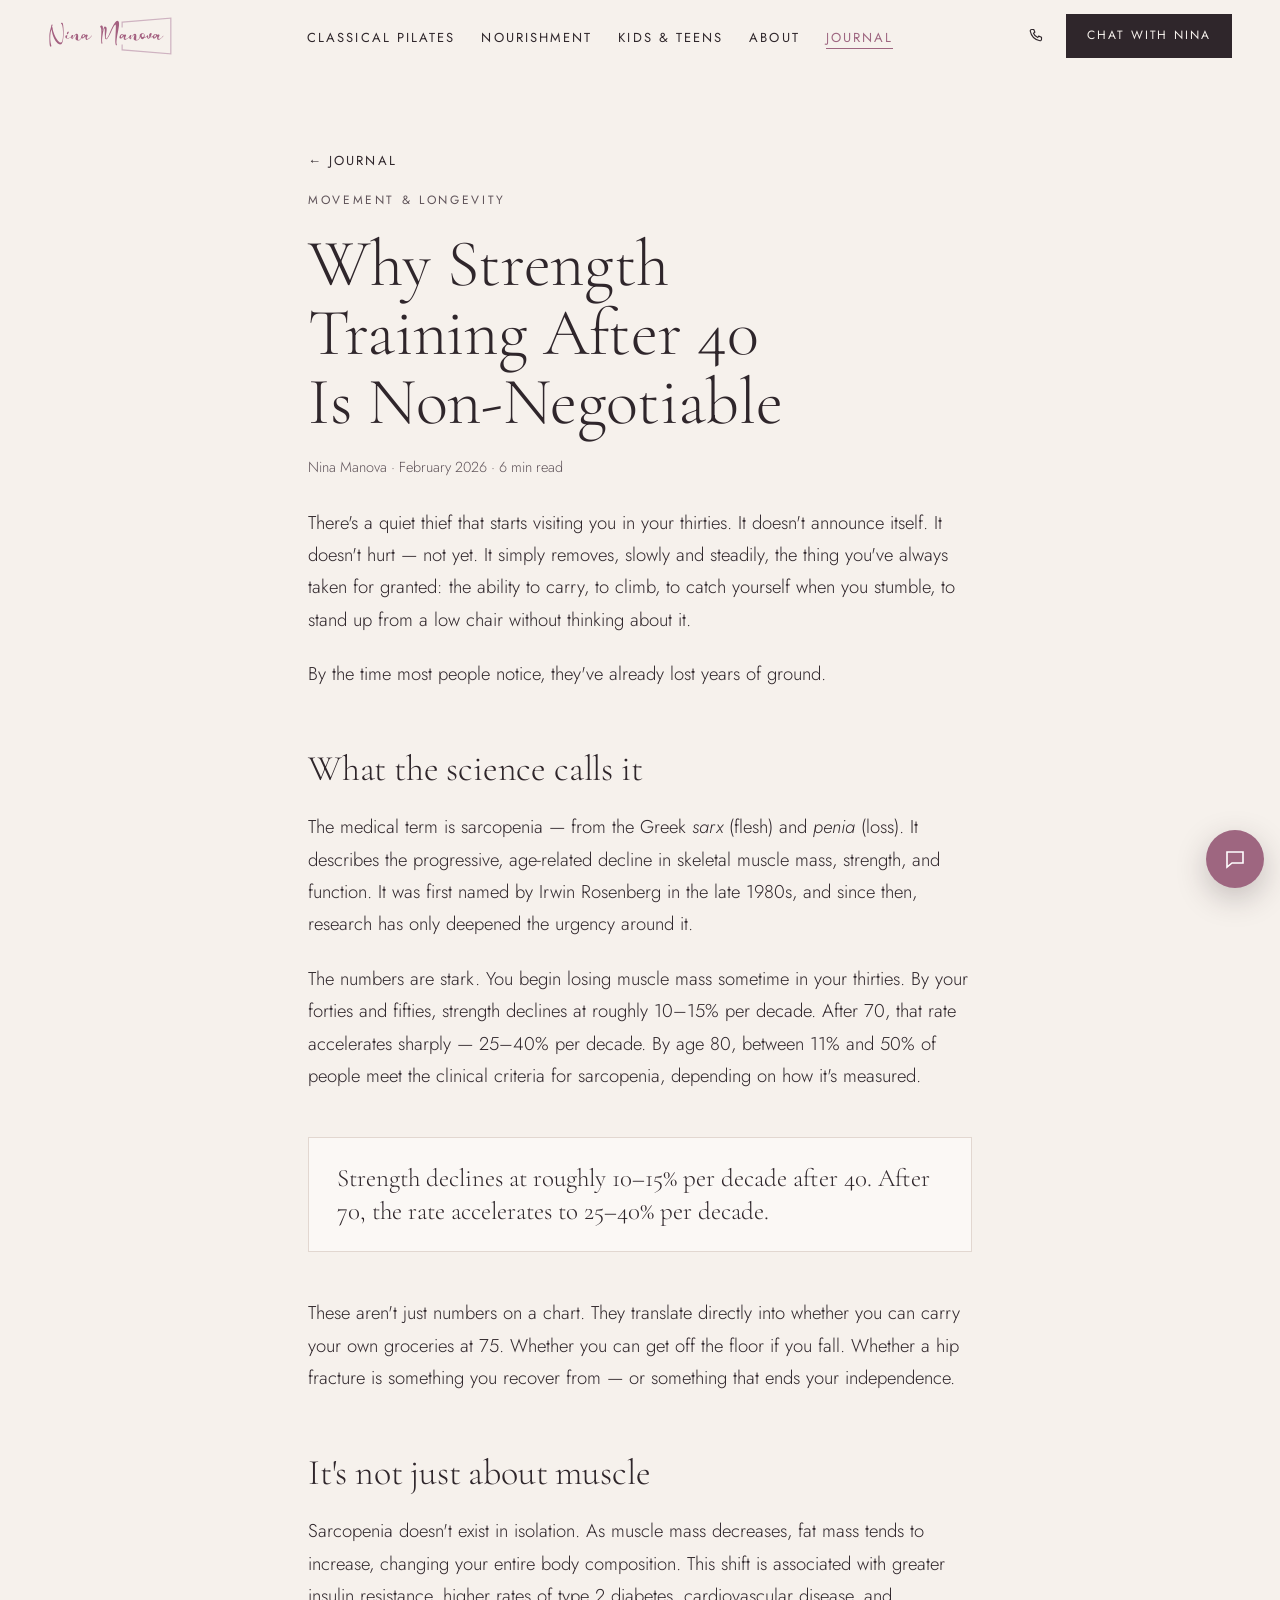
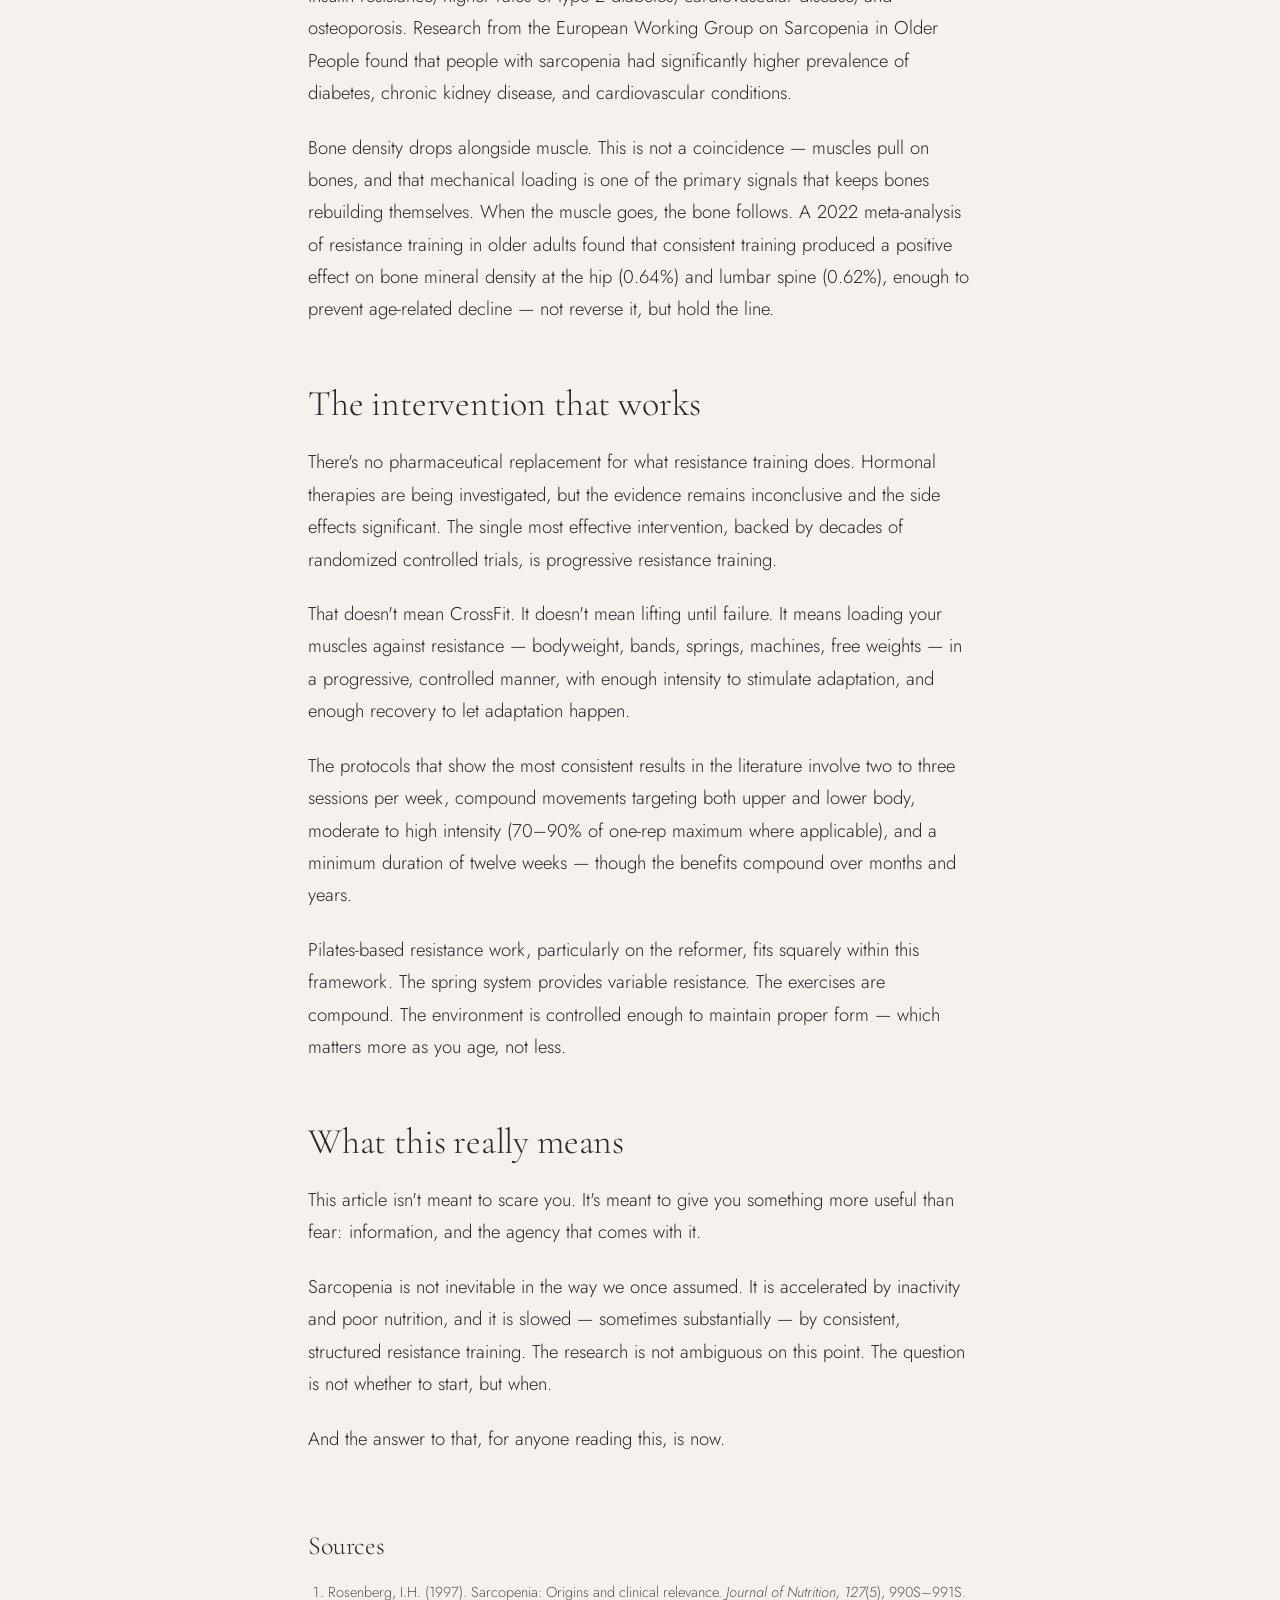
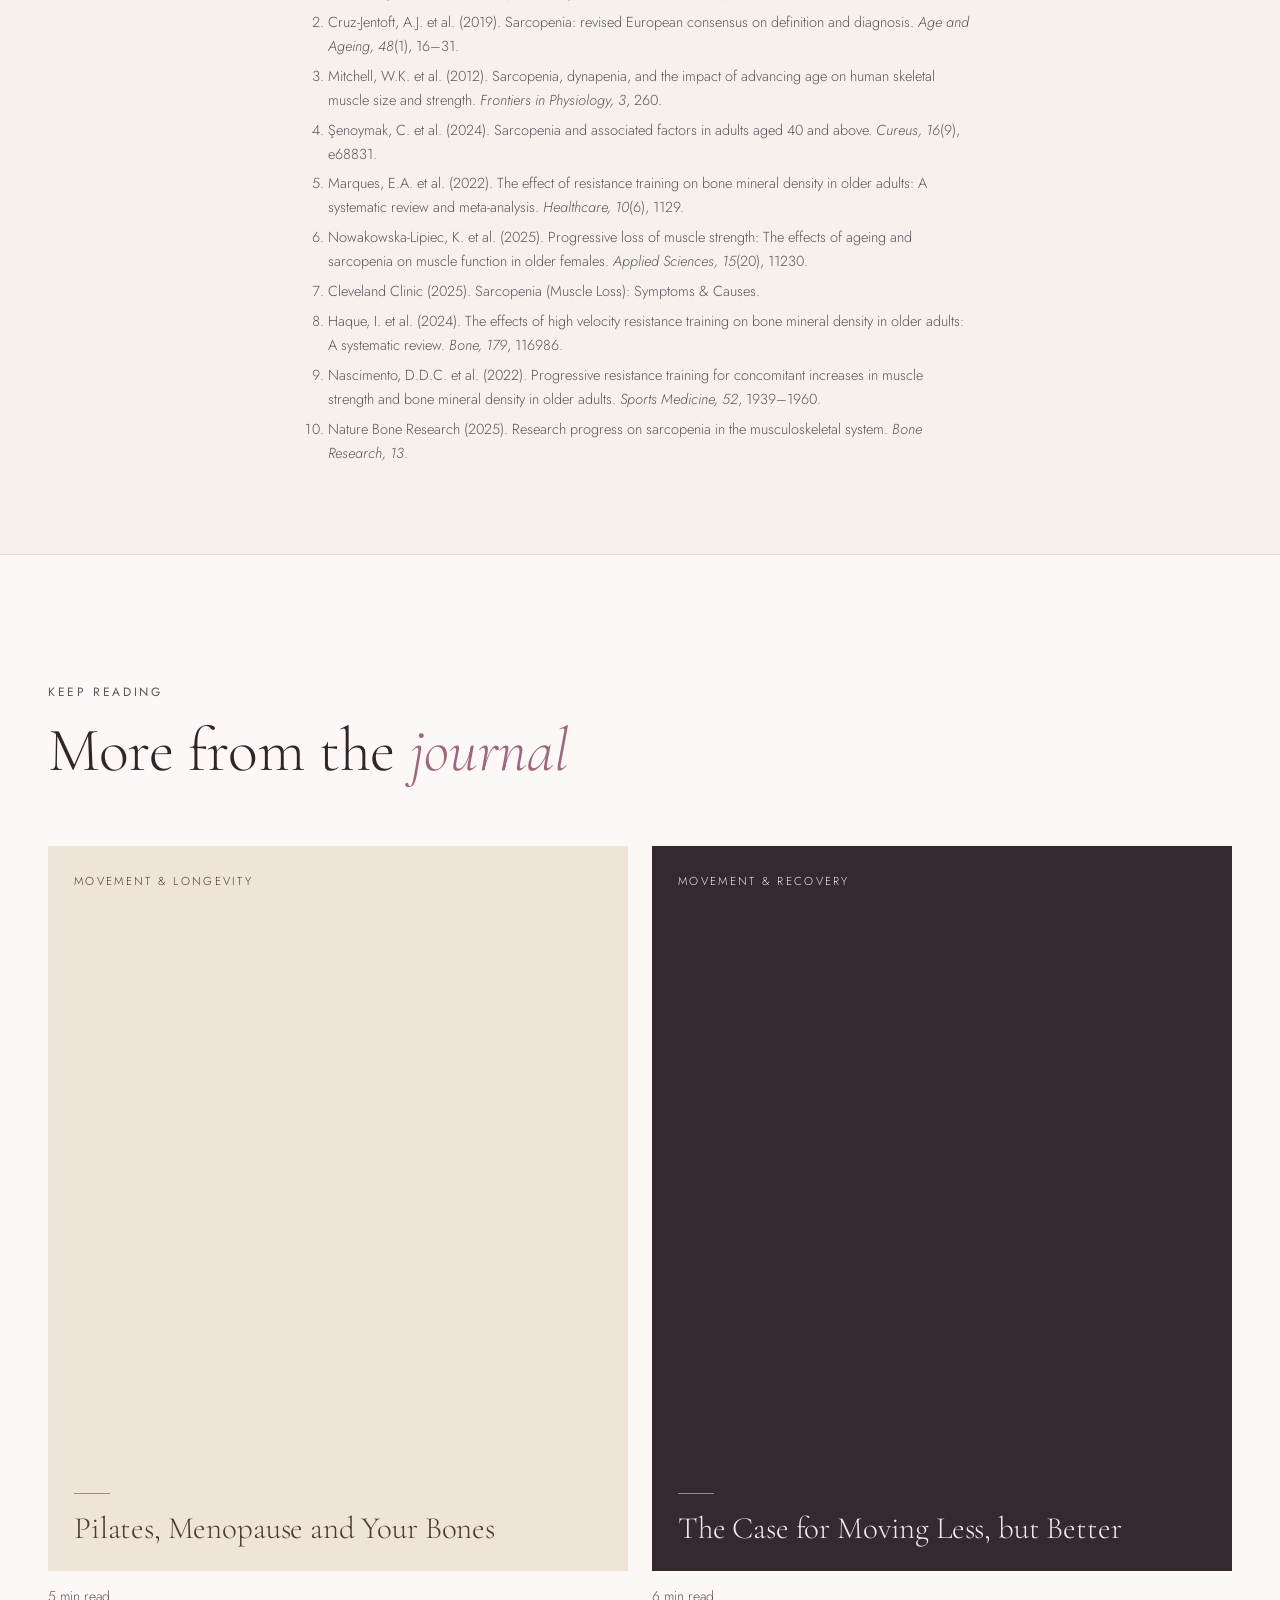
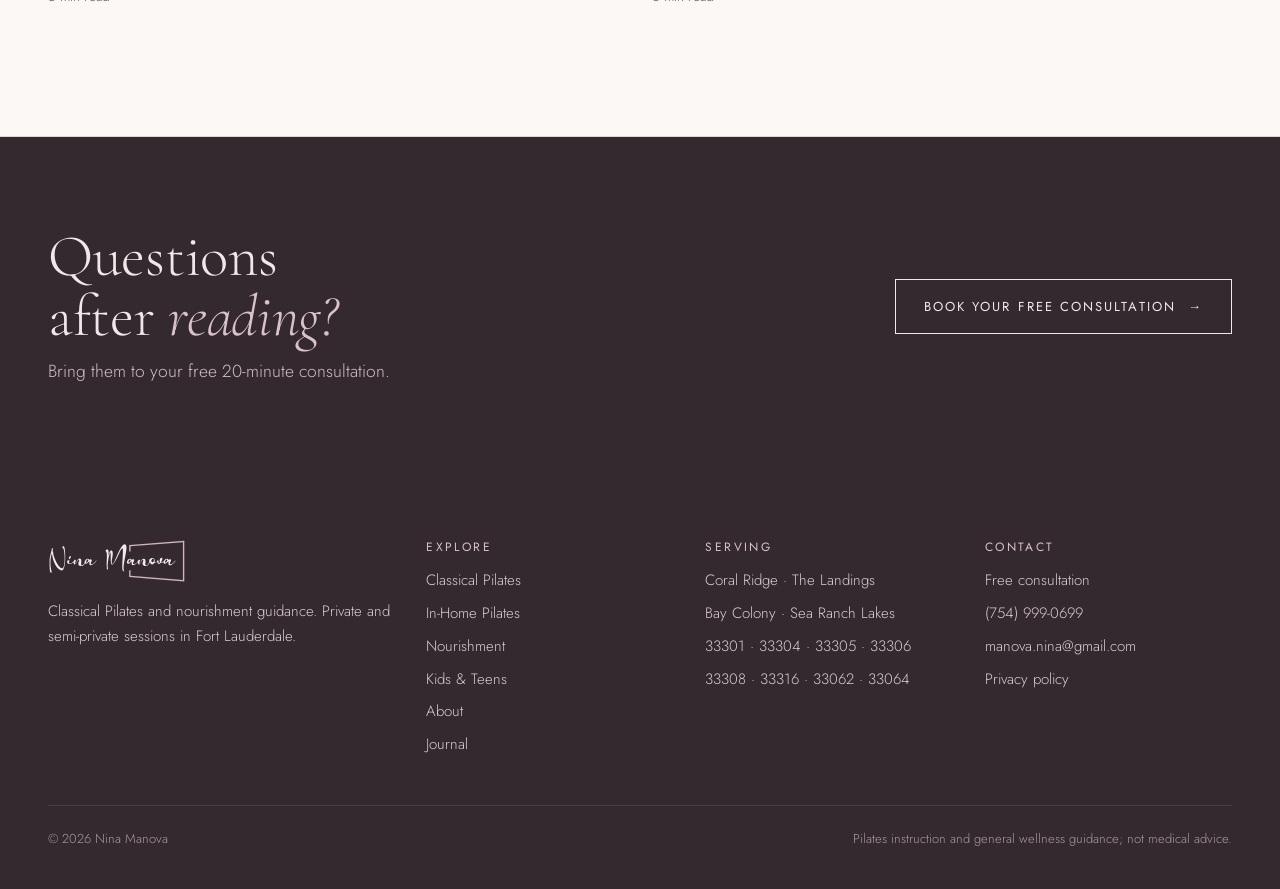
<file: journal/strength-training-after-40/index.html>
<!doctype html>
<html lang="en">
<head>
<meta charset="utf-8">
<meta name="viewport" content="width=device-width, initial-scale=1, viewport-fit=cover">
<script async src="https://www.googletagmanager.com/gtag/js?id=AW-18467051626"></script>
<script>window.dataLayer=window.dataLayer||[];function gtag(){dataLayer.push(arguments);}gtag('js',new Date());try{var q=location.search;if(/[?&]internal=1/.test(q))localStorage.setItem('nm_internal','1');if(/[?&]internal=0/.test(q))localStorage.removeItem('nm_internal');if(localStorage.getItem('nm_internal')==='1')gtag('set',{traffic_type:'internal'})}catch(e){}gtag('config','AW-18467051626');gtag('config','G-J1ZRW0LNW8');gtag('config','AW-18467051626/ujg7CJiLvIgdEOqw4-VE',{'phone_conversion_number':'(754) 999-0699'});</script>
<title>Why Strength Training After 40 Is Non-Negotiable · Nina Manova</title>
<meta name="description" content="There&#x27;s a quiet thief that starts visiting you in your thirties. It doesn&#x27;t announce itself. It doesn&#x27;t hurt — not yet. It simply removes, slowly and…">
<link rel="canonical" href="https://ninamanova.com/journal/strength-training-after-40/">
<meta property="og:type" content="article">
<meta property="og:site_name" content="Nina Manova">
<meta property="og:locale" content="en_US">
<meta property="og:title" content="Why Strength Training After 40 Is Non-Negotiable · Nina Manova">
<meta property="og:description" content="There&#x27;s a quiet thief that starts visiting you in your thirties. It doesn&#x27;t announce itself. It doesn&#x27;t hurt — not yet. It simply removes, slowly and…">
<meta property="og:url" content="https://ninamanova.com/journal/strength-training-after-40/">
<meta property="og:image" content="https://ninamanova.com/assets/img/og-share.jpg">
<meta property="og:image:width" content="1200">
<meta property="og:image:height" content="630">
<meta name="twitter:card" content="summary_large_image">
<meta name="geo.region" content="US-FL">
<meta name="geo.placename" content="Fort Lauderdale">
<link rel="icon" href="/assets/img/favicon.svg" type="image/svg+xml">
<link rel="icon" href="/assets/img/favicon-32.png" sizes="32x32" type="image/png">
<link rel="apple-touch-icon" href="/assets/img/apple-touch-icon.png">
<link rel="preconnect" href="https://fonts.googleapis.com">
<link rel="preconnect" href="https://fonts.gstatic.com" crossorigin>
<link rel="preload" as="style" href="https://fonts.googleapis.com/css2?family=Cormorant+Garamond:ital,wght@0,300;0,400;0,500;1,300;1,400&family=Jost:wght@300;400;500&display=swap">
<link rel="stylesheet" href="https://fonts.googleapis.com/css2?family=Cormorant+Garamond:ital,wght@0,300;0,400;0,500;1,300;1,400&family=Jost:wght@300;400;500&display=swap" media="print" onload="this.media='all'">
<noscript><link rel="stylesheet" href="https://fonts.googleapis.com/css2?family=Cormorant+Garamond:ital,wght@0,300;0,400;0,500;1,300;1,400&family=Jost:wght@300;400;500&display=swap"></noscript>
<link rel="stylesheet" href="/assets/css/styles.css">
<script type="application/ld+json">{"@context": "https://schema.org", "@type": "Article", "headline": "Why Strength Training After 40 Is Non-Negotiable", "author": {"@id": "https://ninamanova.com/#person", "@type": "Person", "name": "Nina Manova"}, "datePublished": "2026-02-20", "publisher": {"@id": "https://ninamanova.com/#business"}, "mainEntityOfPage": "https://ninamanova.com/journal/strength-training-after-40/", "image": "https://ninamanova.com/assets/img/og-share.jpg"}</script>
<script type="application/ld+json">{"@context": "https://schema.org", "@type": "BreadcrumbList", "itemListElement": [{"@type": "ListItem", "position": 1, "name": "Home", "item": "https://ninamanova.com/"}, {"@type": "ListItem", "position": 2, "name": "Journal", "item": "https://ninamanova.com/journal/"}, {"@type": "ListItem", "position": 3, "name": "Why Strength Training After 40 Is Non-Negotiable", "item": "https://ninamanova.com/journal/strength-training-after-40/"}]}</script>
</head>
<body>
<a class="skip" href="#main">Skip to content</a>
<nav class="nav" aria-label="Main"><div class="container">
<a href="/" aria-label="Nina Manova home"><img class="logo" src="/assets/img/logo.svg" alt="Nina Manova" width="357" height="114"></a>
<ul><li><a class="u" href="/classical-pilates/">Classical Pilates</a></li><li><a class="u" href="/nourishment/">Nourishment</a></li><li><a class="u" href="/kids/">Kids &amp; Teens</a></li><li><a class="u" href="/about/">About</a></li><li><a class="u" href="/journal/" aria-current="page">Journal</a></li></ul>
<div class="nav-cta"><a class="nav-call" href="tel:+17549990699" aria-label="Call or text Nina at (754) 999-0699"><svg viewBox="0 0 24 24" aria-hidden="true"><path d="M6.6 3.5h3l1.5 4-2 1.3a11 11 0 0 0 6.1 6.1l1.3-2 4 1.5v3a2 2 0 0 1-2.2 2A17.5 17.5 0 0 1 4.6 5.7a2 2 0 0 1 2-2.2z"/></svg><span>(754) 999-0699</span></a>
<button class="btn sm solid" type="button" data-chat>Chat with Nina</button></div>
<button class="menu-btn" type="button" aria-expanded="false">Menu</button>
</div></nav>
<main id="main">
<article class="article">
<header class="art-head"><div class="container narrow">
<a class="u more" href="/journal/">← Journal</a>
<span class="eyebrow">Movement & Longevity</span>
<h1>Why Strength Training After 40 Is Non-Negotiable</h1>
<p class="art-meta">Nina Manova · February 2026 · 6 min read</p>
</div></header>
<div class="container narrow art-body">
<p>There's a quiet thief that starts visiting you in your thirties. It doesn't announce itself. It doesn't hurt — not yet. It simply removes, slowly and steadily, the thing you've always taken for granted: the ability to carry, to climb, to catch yourself when you stumble, to stand up from a low chair without thinking about it.</p>
<p>By the time most people notice, they've already lost years of ground.</p>
<h2>What the science calls it</h2>
<p>The medical term is sarcopenia — from the Greek <em>sarx</em> (flesh) and <em>penia</em> (loss). It describes the progressive, age-related decline in skeletal muscle mass, strength, and function. It was first named by Irwin Rosenberg in the late 1980s, and since then, research has only deepened the urgency around it.</p>
<p>The numbers are stark. You begin losing muscle mass sometime in your thirties. By your forties and fifties, strength declines at roughly 10–15% per decade. After 70, that rate accelerates sharply — 25–40% per decade. By age 80, between 11% and 50% of people meet the clinical criteria for sarcopenia, depending on how it's measured.</p>
<div class="highlight-stat">Strength declines at roughly 10–15% per decade after 40. After 70, the rate accelerates to 25–40% per decade.</div>
<p>These aren't just numbers on a chart. They translate directly into whether you can carry your own groceries at 75. Whether you can get off the floor if you fall. Whether a hip fracture is something you recover from — or something that ends your independence.</p>
<h2>It's not just about muscle</h2>
<p>Sarcopenia doesn't exist in isolation. As muscle mass decreases, fat mass tends to increase, changing your entire body composition. This shift is associated with greater insulin resistance, higher rates of type 2 diabetes, cardiovascular disease, and osteoporosis. Research from the European Working Group on Sarcopenia in Older People found that people with sarcopenia had significantly higher prevalence of diabetes, chronic kidney disease, and cardiovascular conditions.</p>
<p>Bone density drops alongside muscle. This is not a coincidence — muscles pull on bones, and that mechanical loading is one of the primary signals that keeps bones rebuilding themselves. When the muscle goes, the bone follows. A 2022 meta-analysis of resistance training in older adults found that consistent training produced a positive effect on bone mineral density at the hip (0.64%) and lumbar spine (0.62%), enough to prevent age-related decline — not reverse it, but hold the line.</p>
<h2>The intervention that works</h2>
<p>There's no pharmaceutical replacement for what resistance training does. Hormonal therapies are being investigated, but the evidence remains inconclusive and the side effects significant. The single most effective intervention, backed by decades of randomized controlled trials, is progressive resistance training.</p>
<p>That doesn't mean CrossFit. It doesn't mean lifting until failure. It means loading your muscles against resistance — bodyweight, bands, springs, machines, free weights — in a progressive, controlled manner, with enough intensity to stimulate adaptation, and enough recovery to let adaptation happen.</p>
<p>The protocols that show the most consistent results in the literature involve two to three sessions per week, compound movements targeting both upper and lower body, moderate to high intensity (70–90% of one-rep maximum where applicable), and a minimum duration of twelve weeks — though the benefits compound over months and years.</p>
<p>Pilates-based resistance work, particularly on the reformer, fits squarely within this framework. The spring system provides variable resistance. The exercises are compound. The environment is controlled enough to maintain proper form — which matters more as you age, not less.</p>
<h2>What this really means</h2>
<p>This article isn't meant to scare you. It's meant to give you something more useful than fear: information, and the agency that comes with it.</p>
<p>Sarcopenia is not inevitable in the way we once assumed. It is accelerated by inactivity and poor nutrition, and it is slowed — sometimes substantially — by consistent, structured resistance training. The research is not ambiguous on this point. The question is not whether to start, but when.</p>
<p>And the answer to that, for anyone reading this, is now.</p>
</div>
<div class="container narrow art-sources"><h2>Sources</h2><ol>
<li>Rosenberg, I.H. (1997). Sarcopenia: Origins and clinical relevance. <em>Journal of Nutrition, 127</em>(5), 990S–991S.</li>
<li>Cruz-Jentoft, A.J. et al. (2019). Sarcopenia: revised European consensus on definition and diagnosis. <em>Age and Ageing, 48</em>(1), 16–31.</li>
<li>Mitchell, W.K. et al. (2012). Sarcopenia, dynapenia, and the impact of advancing age on human skeletal muscle size and strength. <em>Frontiers in Physiology, 3</em>, 260.</li>
<li>Şenoymak, C. et al. (2024). Sarcopenia and associated factors in adults aged 40 and above. <em>Cureus, 16</em>(9), e68831.</li>
<li>Marques, E.A. et al. (2022). The effect of resistance training on bone mineral density in older adults: A systematic review and meta-analysis. <em>Healthcare, 10</em>(6), 1129.</li>
<li>Nowakowska-Lipiec, K. et al. (2025). Progressive loss of muscle strength: The effects of ageing and sarcopenia on muscle function in older females. <em>Applied Sciences, 15</em>(20), 11230.</li>
<li>Cleveland Clinic (2025). Sarcopenia (Muscle Loss): Symptoms &amp; Causes.</li>
<li>Haque, I. et al. (2024). The effects of high velocity resistance training on bone mineral density in older adults: A systematic review. <em>Bone, 179</em>, 116986.</li>
<li>Nascimento, D.D.C. et al. (2022). Progressive resistance training for concomitant increases in muscle strength and bone mineral density in older adults. <em>Sports Medicine, 52</em>, 1939–1960.</li>
<li>Nature Bone Research (2025). Research progress on sarcopenia in the musculoskeletal system. <em>Bone Research, 13</em>.</li>
</ol></div>
</article>
<section class="block paper"><div class="container"><div class="head rv"><span class="eyebrow">Keep reading</span><h2>More from the <em>journal</em></h2></div><div class="cards two"><a class="card rv" href="/journal/pilates-menopause-bone-density/"><div class="cover c4"><span class="cat">Movement & Longevity</span><div style="display:grid;gap:18px"><span class="rule"></span><h3>Pilates, Menopause and Your Bones</h3></div></div><span class="meta">5 min read</span></a><a class="card rv" href="/journal/moving-less-but-better/"><div class="cover c3"><span class="cat">Movement & Recovery</span><div style="display:grid;gap:18px"><span class="rule"></span><h3>The Case for Moving Less, but Better</h3></div></div><span class="meta">6 min read</span></a></div></div></section>
<section class="band"><div class="container">
<div><h2>Questions after <em>reading?</em></h2><p>Bring them to your free 20-minute consultation.</p></div>
<a class="btn light" href="/begin/">Book your free consultation <span class="arr">→</span></a>
</div></section>
</main>
<footer><div class="container">
<div class="grid">
<div><img class="flogo" src="/assets/img/logo-light.svg" alt="Nina Manova" width="357" height="114" loading="lazy"><p>Classical Pilates and nourishment guidance. Private and semi-private sessions in Fort Lauderdale.</p></div>
<div><h2 class="fh">Explore</h2><ul><li><a class="u" href="/classical-pilates/">Classical Pilates</a></li><li><a class="u" href="/in-home-pilates/">In-Home Pilates</a></li><li><a class="u" href="/nourishment/">Nourishment</a></li><li><a class="u" href="/kids/">Kids &amp; Teens</a></li><li><a class="u" href="/about/">About</a></li><li><a class="u" href="/journal/">Journal</a></li></ul></div>
<div><h2 class="fh">Serving</h2><ul><li>Coral Ridge · The Landings</li><li>Bay Colony · Sea Ranch Lakes</li><li>33301 · 33304 · 33305 · 33306</li><li>33308 · 33316 · 33062 · 33064</li></ul></div>
<div><h2 class="fh">Contact</h2><ul><li><a class="u" href="/begin/">Free consultation</a></li><li><a class="u" href="tel:+17549990699">(754) 999-0699</a></li><li><a class="u" href="mailto:manova.nina@gmail.com">manova.nina@gmail.com</a></li><li><a class="u" href="/privacy/">Privacy policy</a></li></ul></div>
</div>
<div class="fine"><span>© 2026 Nina Manova</span><span>Pilates instruction and general wellness guidance; not medical advice.</span></div>
</div></footer>
<div class="mcta"><a href="tel:+17549990699"><svg viewBox="0 0 24 24" aria-hidden="true"><path d="M6.6 3.5h3l1.5 4-2 1.3a11 11 0 0 0 6.1 6.1l1.3-2 4 1.5v3a2 2 0 0 1-2.2 2A17.5 17.5 0 0 1 4.6 5.7a2 2 0 0 1 2-2.2z"/></svg><span>(754) 999-0699</span></a><button type="button" data-chat><svg viewBox="0 0 24 24" aria-hidden="true"><path d="M4 5h16v11H9l-5 4z"/></svg>Chat<span class="wn">&nbsp;with Nina</span></button></div>
<button class="chat-btn" id="chatBtn" type="button" aria-expanded="false" aria-controls="chat" aria-label="Ask about sessions"><svg viewBox="0 0 24 24" aria-hidden="true"><path d="M4 5h16v11H9l-5 4z"/></svg></button>
<div class="chat" id="chat" data-clarity-mask="true" role="dialog" aria-label="Ask about sessions" hidden>
<header><div><b>Ask about sessions</b><small>Automated assistant · Nina replies personally</small></div><button type="button" id="chatClose" aria-label="Close chat">×</button></header>
<div class="msgs" id="msgs" data-clarity-mask="true" aria-live="polite"></div>
<form class="zip" id="zipForm"><input id="zipInput" inputmode="numeric" maxlength="5" placeholder="Your zip code" aria-label="Zip code" autocomplete="postal-code"><button class="btn sm solid" type="submit">Send</button></form>
</div>
<script src="/assets/js/site.js" defer></script>
</body>
</html>
</file>
<file: assets/css/styles.css>
/* Nina Manova prototype · shared styles (single brand look, light) */
:root{
  --ivory:#F6F1EC; --paper:#FBF8F5; --ink:#2F262B; --ink-2:#5F5359; --line:#E2D7D0;
  --rose:#9E6680; --rose-deep:#7E4C63; --mauve:#D9C1CC; --sage:#7F8560; --sage-soft:#E4E4D6; --plum:#34292F;
  --serif:"Cormorant Garamond",Georgia,"Times New Roman",serif;
  --sans:"Jost","Helvetica Neue",Arial,sans-serif;
  --ease:cubic-bezier(.22,.61,.36,1);
  color-scheme:light;
}
*{box-sizing:border-box}
html{scroll-behavior:smooth}
body{margin:0;background:var(--ivory);color:var(--ink);font-family:var(--sans);font-weight:300;font-size:17.5px;line-height:1.65;-webkit-font-smoothing:antialiased}
[hidden]{display:none!important}
img{display:block;max-width:100%}
a{color:inherit}
h1,h2,h3{font-family:var(--serif);font-weight:300;margin:0;text-wrap:balance;letter-spacing:-.005em}
h1 em,h2 em,h3 em{font-style:italic;color:var(--rose)}
p{margin:0}
.eyebrow{font-size:12px;letter-spacing:.22em;text-transform:uppercase;font-weight:400;color:var(--ink-2)}
.container{max-width:1280px;margin:0 auto;padding-inline:clamp(16px,4vw,48px)}
.narrow{max-width:760px}

.proto{background:var(--plum);color:#EDE3E7;font-size:13px;text-align:center;padding:7px 16px}

/* nav */
.nav{position:sticky;top:env(safe-area-inset-top,0px);z-index:40;background:rgba(246,241,236,.92);backdrop-filter:blur(10px);-webkit-backdrop-filter:blur(10px);border-bottom:1px solid transparent;transition:border-color .4s}
.nav.scrolled{border-bottom-color:var(--line)}
.nav .container{display:flex;align-items:center;justify-content:space-between;gap:24px;height:72px}
.nav .logo{height:40px;width:auto}
.nav ul{display:flex;gap:34px;list-style:none;margin:0;padding:0}
.nav ul a{text-decoration:none;font-size:13px;letter-spacing:.16em;text-transform:uppercase;font-weight:400}
.nav ul a[aria-current="page"]{color:var(--rose);background-size:100% 1px}
.menu-btn{display:none;background:none;border:0;font:inherit;font-size:12.5px;letter-spacing:.18em;text-transform:uppercase;cursor:pointer;color:var(--ink);padding:8px 0}
@media (max-width:1100px){
  .nav ul{display:none;position:absolute;top:72px;left:0;right:0;flex-direction:column;gap:0;background:var(--ivory);border-bottom:1px solid var(--line);padding:8px clamp(16px,4vw,48px) 20px}
  .nav ul.open{display:flex}
  .nav ul li a{display:block;padding:12px 0;background:none}
  .menu-btn{display:block}
  .nav .btn{display:none}
  .nav-call span{display:none}
  .nav-call{width:40px;height:40px;justify-content:center;border:1px solid var(--line);border-radius:50%}
}

/* links, buttons */
.u{text-decoration:none;background:linear-gradient(currentColor,currentColor) 0 100%/0 1px no-repeat;transition:background-size .5s var(--ease);padding-bottom:2px}
.u:hover,.u:focus-visible{background-size:100% 1px}
.btn{position:relative;display:inline-flex;align-items:center;gap:12px;overflow:hidden;isolation:isolate;text-decoration:none;font:inherit;font-size:13px;letter-spacing:.16em;text-transform:uppercase;font-weight:400;padding:16px 28px;border:1px solid var(--ink);color:var(--ink);background:transparent;cursor:pointer;transition:color .5s var(--ease)}
.btn::before{content:"";position:absolute;inset:0;background:var(--ink);transform:translateY(101%);transition:transform .5s var(--ease);z-index:-1}
.btn:hover,.btn:focus-visible{color:var(--ivory)}
.btn:hover::before,.btn:focus-visible::before{transform:translateY(0)}
.btn.solid{background:var(--ink);color:var(--ivory)}
.btn.solid::before{background:var(--rose-deep)}
.btn.light{border-color:#F1E7EB;color:#F1E7EB}
.btn.light::before{background:#F1E7EB}
.btn.light:hover{color:var(--plum)}
.btn.sm{padding:11px 20px;font-size:12px}
.btn .arr{transition:transform .5s var(--ease)}
.btn:hover .arr{transform:translateX(4px)}
.more{font-size:13px;letter-spacing:.16em;text-transform:uppercase;font-weight:400;justify-self:start}
:focus-visible{outline:2px solid var(--rose);outline-offset:3px}

/* home hero: image kept at its own 3:2 ratio so nothing is cropped */
.hero{position:relative;overflow:hidden;background:#EFE8E1;height:min(48vw,calc(100vh - 110px));min-height:560px;display:grid;align-items:center}
/* parallax: image starts at the top of the hero (head fully visible) and is 143% tall so the feet stay below the fold; it drifts down as the page scrolls, and the gap it leaves is always above the viewport */
.hero picture{position:absolute;inset:0;overflow:hidden;transform-origin:75% 0%;animation:heroZoom 2.4s var(--ease) both}
.hero picture img{position:absolute;left:0;top:0;width:100%;height:143%;object-fit:cover;object-position:75% 0%;will-change:transform;-webkit-backface-visibility:hidden;backface-visibility:hidden}
.hero-copy{will-change:transform}
@keyframes heroZoom{from{transform:scale(1.04)}to{transform:scale(1)}}
.hero .container{position:relative;width:100%}
.hero-copy{max-width:540px;display:grid;gap:24px;padding-block:48px}
.hero h1{font-size:clamp(44px,5.8vw,86px);line-height:.98}
.hero h1 .line{display:block;overflow:hidden;padding-bottom:.04em}
.hero h1 .line span{display:block;animation:rise 1.1s var(--ease) both}
.hero h1 .line:nth-child(2) span{animation-delay:.12s}
.hero h1 .line:nth-child(3) span{animation-delay:.24s}
@keyframes rise{from{transform:translateY(105%)}to{transform:none}}
.hero .sub{font-size:19px;max-width:40ch;color:var(--ink-2);animation:fade 1.2s .45s var(--ease) both}
.hero .cta-row{display:flex;flex-wrap:wrap;gap:22px;animation:fade 1.2s .6s var(--ease) both}
@keyframes fade{from{opacity:0;transform:translateY(12px)}to{opacity:1;transform:none}}
@media (max-width:760px){
  .hero{display:block;height:auto;min-height:0;background:var(--ivory)}
  .hero picture{position:relative;display:block;inset:auto;aspect-ratio:10/11;height:auto}
  .hero picture img{top:0;height:100%;object-fit:cover;object-position:75% 50%}
  .hero .container{position:static}
  .hero-copy{padding-block:28px 40px;gap:16px}
  .hero h1{font-size:44px}
  .hero .sub{font-size:16.5px}
}

/* inner page hero: split, image shown whole */
.phero{padding-block:clamp(40px,6vw,88px) clamp(56px,7vw,110px)}
.phero .container{display:grid;grid-template-columns:1fr 1.15fr;gap:clamp(32px,5vw,80px);align-items:center}
.phero .copy{display:grid;gap:22px}
.phero h1{font-size:clamp(44px,5.6vw,80px);line-height:1}
.phero .lead{font-size:19px;color:var(--ink-2);max-width:44ch}
.phero figure{margin:0;overflow:hidden}
.phero figure img{width:100%;height:auto;animation:heroZoom 2.4s var(--ease) forwards;transform:scale(1.04)}
.phero.portrait .container{grid-template-columns:1.1fr .9fr}
@media (max-width:860px){.phero .container,.phero.portrait .container{grid-template-columns:1fr}.phero figure{order:-1}}

/* marquee */
.marquee{border-block:1px solid var(--line);overflow:hidden;padding-block:18px;background:var(--paper)}
.marquee .track{display:flex;gap:48px;width:max-content;animation:scroll 48s linear infinite}
.marquee span{font-family:var(--serif);font-style:italic;font-size:24px;color:var(--ink-2);white-space:nowrap}
.marquee span b{font-style:normal;font-weight:300;color:var(--rose);margin-left:48px}
@keyframes scroll{to{transform:translateX(-50%)}}

section.block{padding-block:clamp(72px,10vw,136px)}
.paper{background:var(--paper);border-block:1px solid var(--line)}
.head{display:grid;gap:16px;margin-bottom:clamp(36px,5vw,64px);max-width:720px}
.head h2{font-size:clamp(38px,5vw,62px);line-height:1.02}
.head p{color:var(--ink-2);font-size:18.5px;max-width:52ch}
.prose{display:grid;gap:18px;max-width:64ch}
.prose p{color:var(--ink-2)}
.prose h2{font-size:clamp(34px,4vw,50px);line-height:1.05;color:var(--ink)}
.prose h3{font-size:clamp(24px,2.4vw,30px);line-height:1.15;color:var(--ink);margin-top:6px}

/* pillars */
.pillars{display:flex;gap:16px;height:clamp(460px,58vw,620px)}
.pillar{position:relative;flex:1;overflow:hidden;text-decoration:none;color:#fff;transition:flex-grow .9s var(--ease);min-width:0}
.pillar img{position:absolute;inset:0;width:100%;height:100%;object-fit:cover;transition:transform 1.2s var(--ease)}
.pillar::after{content:"";position:absolute;inset:0;background:linear-gradient(180deg,rgba(30,22,26,0) 40%,rgba(30,22,26,.6) 100%)}
.pillar .inner{position:absolute;left:0;right:0;bottom:0;padding:clamp(22px,3vw,40px);z-index:1;display:grid;gap:10px}
.pillar .tag{font-size:12px;letter-spacing:.22em;text-transform:uppercase;font-weight:400}
.pillar h3{font-size:clamp(34px,4vw,54px);line-height:1}
.pillar .teaser{max-width:38ch;font-size:16.5px;max-height:0;overflow:hidden;opacity:0;transition:max-height .8s var(--ease),opacity .6s}
.pillar .go{display:inline-flex;gap:10px;align-items:center;font-size:12.5px;letter-spacing:.18em;text-transform:uppercase}
.pillar .go i{font-style:normal;transition:transform .6s var(--ease)}
.pillar:hover,.pillar:focus-visible{flex-grow:1.7}
.pillar:hover img,.pillar:focus-visible img{transform:scale(1.04)}
.pillar:hover .teaser,.pillar:focus-visible .teaser{max-height:120px;opacity:.92}
.pillar:hover .go i{transform:translateX(6px)}
@media (hover:none),(max-width:760px){.pillars{flex-direction:column;height:auto}.pillar{height:440px}.pillar .teaser{max-height:none;opacity:.92}}

/* numbered steps */
.steps{display:grid;grid-template-columns:repeat(3,1fr);gap:clamp(24px,4vw,56px)}
.step{display:grid;gap:14px;align-content:start;border-top:1px solid var(--ink);padding-top:22px}
.step .n{font-family:var(--serif);font-size:72px;line-height:.8;color:var(--rose);font-weight:300}
.step h3{font-size:30px}
.step p{color:var(--ink-2)}
.opt{display:inline-block;font-size:11.5px;letter-spacing:.18em;text-transform:uppercase;color:var(--sage);border:1px solid var(--sage);padding:3px 10px;border-radius:999px;justify-self:start}
@media (max-width:760px){.steps{grid-template-columns:1fr}}

/* quote */
.quote{background:var(--plum);color:#F1E7EB;text-align:center}
.quote blockquote{margin:0 auto;max-width:900px;font-family:var(--serif);font-weight:300;font-style:italic;font-size:clamp(30px,4vw,50px);line-height:1.2}
.quote .by{margin-top:26px;font-size:12px;letter-spacing:.22em;text-transform:uppercase;color:var(--mauve)}

/* session cards */
.sessions{display:grid;grid-template-columns:repeat(3,1fr);gap:clamp(20px,2.4vw,32px)}
.session{display:grid;gap:16px;align-content:start;text-decoration:none}
.session .ph{overflow:hidden;aspect-ratio:4/5;background:#EAE2DC}
.session .ph img{width:100%;height:100%;object-fit:cover;transition:transform 1.1s var(--ease)}
.session:hover .ph img,.session:focus-visible .ph img{transform:scale(1.035)}
.session .t{display:flex;justify-content:space-between;align-items:baseline;border-bottom:1px solid var(--line);padding-bottom:12px}
.session h3{font-size:34px}
.session .who{font-size:12px;letter-spacing:.16em;text-transform:uppercase;color:var(--ink-2)}
.session p{color:var(--ink-2);font-size:16.5px}
@media (max-width:860px){.sessions{grid-template-columns:1fr}.session .ph{aspect-ratio:16/11}}
.where{display:flex;flex-wrap:wrap;gap:12px 36px;margin-top:44px;align-items:center}
.where span{display:inline-flex;align-items:center;gap:12px;font-size:15px}
.where svg{width:26px;height:26px;stroke:var(--rose);fill:none;stroke-width:1.2}
.note-line{margin-top:22px;font-size:15px;color:var(--ink-2)}
.note-line b{font-weight:400;color:var(--sage)}

/* split feature */
.split{display:grid;grid-template-columns:1fr 1fr;gap:clamp(32px,6vw,96px);align-items:center}
.split.rev>:first-child{order:2}
.split figure{margin:0;overflow:hidden}
.split figure img{width:100%;height:auto}
@media (max-width:860px){.split{grid-template-columns:1fr}.split.rev>:first-child{order:0}}
.lineage{font-family:var(--serif);font-size:24px;font-style:italic;line-height:1.35;color:var(--rose-deep);border-left:1px solid var(--rose);padding-left:20px}
.facts{display:grid;grid-template-columns:repeat(3,auto);justify-content:start;gap:8px 44px;padding-top:6px}
.facts b{display:block;font-family:var(--serif);font-weight:300;font-size:46px;line-height:1}
.facts span{font-size:13px;color:var(--ink-2)}
.stack{position:relative;padding-right:18%;padding-bottom:14%}
.stack .a{aspect-ratio:4/5;object-fit:cover;width:100%}
.stack .b{position:absolute;right:0;bottom:0;width:42%;aspect-ratio:4/5;object-fit:cover;border:8px solid var(--ivory)}

/* principles list */
.principles{display:grid;gap:0;border-top:1px solid var(--ink)}
.principle{display:grid;grid-template-columns:120px 1fr 1.4fr;gap:24px;padding-block:32px;border-bottom:1px solid var(--line);align-items:baseline}
.principle .n{font-family:var(--serif);font-size:44px;color:var(--rose);line-height:1}
.principle h3{font-size:32px}
.principle p{color:var(--ink-2)}
@media (max-width:760px){.principle{grid-template-columns:56px 1fr}.principle p{grid-column:2}}

/* ticks list */
.ticks{list-style:none;margin:0;padding:0;display:grid;grid-template-columns:repeat(2,1fr);gap:0 40px}
.ticks li{padding:14px 0;border-bottom:1px solid var(--line);display:flex;gap:14px}
.ticks li::before{content:"";flex:none;width:18px;height:1px;background:var(--rose);margin-top:14px}
@media (max-width:760px){.ticks{grid-template-columns:1fr}}

/* timeline */
.timeline{display:grid;border-top:1px solid var(--ink)}
.tl{display:grid;grid-template-columns:160px 1fr;gap:24px;padding-block:22px;border-bottom:1px solid var(--line)}
.tl b{font-family:var(--serif);font-weight:400;font-size:24px;color:var(--rose);font-variant-numeric:tabular-nums}
.tl p{color:var(--ink-2)}
.tl h3{font-size:24px;margin-bottom:4px}
@media (max-width:600px){.tl{grid-template-columns:1fr;gap:4px}}

/* credentials strip */
.creds{border-block:1px solid var(--line);background:var(--paper)}
.creds .container{display:flex;flex-wrap:wrap;justify-content:space-between;gap:18px 40px;padding-block:28px}
.creds div{display:grid;gap:2px}
.creds b{font-family:var(--serif);font-weight:400;font-size:21px}
.creds span{font-size:13px;color:var(--ink-2)}

/* journal */
.filters{display:flex;flex-wrap:wrap;gap:10px;margin-bottom:36px}
.filters button{font:inherit;font-size:13px;letter-spacing:.14em;text-transform:uppercase;background:transparent;border:1px solid var(--line);color:var(--ink-2);padding:9px 18px;border-radius:999px;cursor:pointer;transition:all .3s}
.filters button[aria-pressed="true"]{background:var(--ink);border-color:var(--ink);color:var(--ivory)}
.cards{display:grid;grid-template-columns:repeat(3,1fr);gap:24px}
.card{display:grid;gap:14px;text-decoration:none;align-content:start}
.cover{aspect-ratio:4/5;display:grid;align-content:space-between;padding:26px;overflow:hidden}
.cover .cat{font-size:11.5px;letter-spacing:.2em;text-transform:uppercase}
.cover h3{font-size:31px;line-height:1.08;transition:transform .7s var(--ease)}
.cover .rule{height:1px;background:currentColor;opacity:.5;width:36px;transition:width .7s var(--ease)}
.card:hover .cover h3{transform:translateY(-6px)}
.card:hover .cover .rule{width:100%}
.c1{background:#E9DDE2;color:var(--plum)}
.c2{background:var(--sage-soft);color:#3D4128}
.c3{background:var(--plum);color:#F1E7EB}
.c4{background:#EFE4D8;color:#4A3B33}
.c5{background:var(--rose);color:#FFF7FA}
.card .meta{font-size:14px;color:var(--ink-2)}
.card .ex{font-size:16px;color:var(--ink-2)}
@media (max-width:860px){.cards{grid-template-columns:1fr}.cover{aspect-ratio:16/10}}

/* CTA band */
.band{background:var(--plum);color:#F1E7EB}
.band .container{display:flex;flex-wrap:wrap;justify-content:space-between;align-items:center;gap:28px;padding-block:clamp(56px,7vw,96px)}
.band h2{font-size:clamp(36px,4.6vw,60px);line-height:1.02;max-width:16ch}
.band h2 em{color:var(--mauve)}
.band p{color:#CDBFC5;margin-top:10px;max-width:44ch}

/* form */
.begin .grid{display:grid;grid-template-columns:1fr 1.1fr;gap:clamp(32px,6vw,96px)}
.begin .copy{display:grid;gap:22px;align-content:start}
.begin .copy p{color:var(--ink-2);max-width:42ch}
.expect{display:grid;gap:12px;margin:0;padding:0;list-style:none}
.expect li{display:flex;gap:14px;font-size:16px}
.expect li::before{content:"";flex:none;width:18px;height:1px;background:var(--rose);margin-top:13px}
form.lead{display:grid;grid-template-columns:1fr 1fr;gap:18px 20px}
.f{display:grid;gap:6px}
.f.full{grid-column:1/-1}
label{font-size:12px;letter-spacing:.16em;text-transform:uppercase;color:var(--ink-2);font-weight:400}
input,select,textarea{font:inherit;font-size:16px;color:var(--ink);background:transparent;border:0;border-bottom:1px solid #CDBFB7;padding:10px 2px;border-radius:0;transition:border-color .4s}
input:focus,select:focus,textarea:focus{outline:none;border-bottom-color:var(--rose)}
textarea{resize:vertical;min-height:84px}
.check{display:flex;gap:12px;align-items:flex-start;font-size:15px;text-transform:none;letter-spacing:0;color:var(--ink)}
.check input{width:18px;height:18px;margin-top:3px;accent-color:var(--rose)}
.sent{grid-column:1/-1;padding:20px;border:1px solid var(--sage);color:#3D4128;background:var(--sage-soft)}
@media (max-width:860px){.begin .grid{grid-template-columns:1fr}form.lead{grid-template-columns:1fr}}
.faq{border-top:1px solid var(--ink)}
.faq details{border-bottom:1px solid var(--line);padding-block:20px}
.faq summary{cursor:pointer;list-style:none;display:flex;justify-content:space-between;gap:20px;font-family:var(--serif);font-size:24px}
.faq summary::-webkit-details-marker{display:none}
.faq summary::after{content:"+";font-family:var(--sans);font-weight:300;color:var(--rose);transition:transform .4s var(--ease)}
.faq details[open] summary::after{transform:rotate(45deg)}
.faq details p{margin-top:12px;color:var(--ink-2);max-width:62ch}

/* footer */
footer{background:var(--plum);color:#D9CDD2;padding-block:64px 40px;font-size:15px}
footer .grid{display:grid;grid-template-columns:1.4fr 1fr 1fr 1fr;gap:32px}
footer h4,footer h2.fh{font-family:var(--sans);line-height:1.4;margin:0 0 12px;font-size:12px;letter-spacing:.2em;text-transform:uppercase;font-weight:400;color:var(--mauve)}
footer ul{list-style:none;margin:0;padding:0;display:grid;gap:8px}
footer a{text-decoration:none}
footer .flogo{height:44px;width:auto;margin-bottom:16px}
footer .fine{margin-top:48px;padding-top:22px;border-top:1px solid #4A3D44;display:flex;flex-wrap:wrap;justify-content:space-between;gap:12px;font-size:13px;color:#A99AA1}
@media (max-width:860px){footer .grid{grid-template-columns:1fr 1fr}}

.mcta{display:none}
@media (max-width:760px){
  .mcta{display:grid;grid-template-columns:1fr 1.6fr;gap:8px;position:fixed;left:12px;right:12px;bottom:calc(12px + env(safe-area-inset-bottom,0px));z-index:45}
  .mcta a,.mcta button{position:relative;display:flex;align-items:center;justify-content:center;gap:10px;font:inherit;font-size:12.5px;letter-spacing:.16em;text-transform:uppercase;text-decoration:none;padding:15px 10px;border:1px solid var(--ink);cursor:pointer}
  .mcta a{background:var(--ivory);color:var(--ink);letter-spacing:.04em;font-size:13.5px;gap:8px;white-space:nowrap}
  .mcta{grid-template-columns:1.15fr 1fr}
  .mcta button{white-space:nowrap;letter-spacing:.12em;background:var(--rose);border-color:var(--rose);color:#fff}
  .mcta svg{width:17px;height:17px;fill:none;stroke:currentColor;stroke-width:1.6;stroke-linejoin:round}
  .mcta button.unread::after{content:"";position:absolute;top:8px;right:10px;width:10px;height:10px;border-radius:50%;background:#C8553D;border:2px solid #fff}
  .chat-btn{display:none}
  body{padding-bottom:84px}
}

/* chat */
.chat-btn{position:fixed;right:16px;bottom:calc(12px + env(safe-area-inset-bottom,0px));z-index:50;width:58px;height:58px;border-radius:50%;background:var(--rose);border:0;cursor:pointer;display:grid;place-items:center;box-shadow:0 10px 30px rgba(52,41,47,.25);transition:transform .4s var(--ease)}
.chat-btn:hover{transform:scale(1.06)}
.chat-btn svg{width:24px;height:24px;fill:none;stroke:#fff;stroke-width:1.6}
.chat{position:fixed;right:16px;bottom:calc(84px + env(safe-area-inset-bottom,0px));z-index:50;width:min(380px,calc(100vw - 32px));max-height:min(560px,70vh);background:var(--paper);border:1px solid var(--line);box-shadow:0 20px 60px rgba(52,41,47,.2);display:flex;flex-direction:column}
.chat header{padding:16px 18px;border-bottom:1px solid var(--line);display:flex;justify-content:space-between;align-items:center}
.chat header b{font-family:var(--serif);font-weight:400;font-size:21px}
.chat header small{display:block;font-size:12px;color:var(--ink-2)}
.chat header button{background:none;border:0;font-size:22px;cursor:pointer;color:var(--ink-2)}
.msgs{padding:16px 18px;overflow-y:auto;display:grid;gap:10px;align-content:start;flex:1}
.m{max-width:85%;padding:10px 14px;font-size:15px;line-height:1.5}
.m.bot{background:#EFE7E2}
.m.me{background:var(--ink);color:var(--ivory);justify-self:end}
.opts{display:flex;flex-wrap:wrap;gap:8px}
.opts button{font:inherit;font-size:14px;background:transparent;border:1px solid var(--rose);color:var(--rose-deep);padding:7px 14px;border-radius:999px;cursor:pointer}
.opts button:hover{background:var(--rose);color:#fff}
.chat .zip{display:flex;gap:8px;padding:12px 18px;border-top:1px solid var(--line)}
.chat .zip input{flex:1;border:1px solid var(--line);padding:9px 12px}
.wa{display:flex;justify-content:center;background:#2F6B4F;color:#fff;padding:12px;text-decoration:none;font-size:14px}

.rv{transition:opacity 1s var(--ease),transform 1.1s var(--ease)}
.rv.pre{opacity:0;transform:translateY(28px)}
@media (prefers-reduced-motion:reduce){*,*::before,*::after{animation:none!important;transition:none!important}.rv.pre{opacity:1;transform:none}}

/* ---- production additions ---- */
.skip{position:absolute;left:-999px;top:8px;z-index:100;background:var(--ink);color:var(--ivory);padding:10px 16px;text-decoration:none}
.skip:focus{left:16px}
.hp{position:absolute!important;left:-9999px!important;width:1px;height:1px;opacity:0}
.form-error{margin-top:14px;color:#8A2F3C;font-size:15px}
.fine-print{margin-top:14px;font-size:13.5px;color:var(--ink-2)}
.btn[disabled]{opacity:.6;cursor:wait}
.cards.two{grid-template-columns:repeat(2,1fr)}
@media (max-width:860px){.cards.two{grid-template-columns:1fr}}
.art-head{padding-block:clamp(40px,6vw,80px) 28px}
.art-head .container{display:grid;gap:18px}
.art-head h1{font-size:clamp(40px,5.2vw,68px);line-height:1.04}
.art-meta{font-size:14.5px;color:var(--ink-2)}
.art-body{padding-bottom:48px;font-size:18.5px;line-height:1.75}
.art-body p{margin:0 0 1.2em;max-width:66ch}
.art-body h2{font-size:clamp(28px,3vw,36px);line-height:1.15;margin:1.6em 0 .6em}
.art-body blockquote{margin:1.6em 0;padding-left:22px;border-left:1px solid var(--rose);font-family:var(--serif);font-style:italic;font-size:24px;line-height:1.35;color:var(--rose-deep)}
.art-body .highlight-stat{margin:1.8em 0;padding:24px 28px;background:var(--paper);border:1px solid var(--line);font-family:var(--serif);font-size:25px;line-height:1.3}
.art-sources{padding-bottom:clamp(56px,7vw,96px);font-size:14.5px;color:var(--ink-2)}
.art-sources h2{font-size:26px;margin-bottom:12px;color:var(--ink)}
.art-sources ol{padding-left:20px;display:grid;gap:6px;margin:0}
.legal{padding-block:clamp(40px,6vw,80px) clamp(64px,8vw,110px)}
.legal h1{font-size:clamp(40px,5vw,64px);line-height:1.04;margin-bottom:10px}
.legal h2{font-size:28px;margin:1.6em 0 .5em}
.legal p,.legal li{color:var(--ink-2);max-width:68ch}
.legal ul{padding-left:20px;display:grid;gap:6px}
.legal table{border-collapse:collapse;width:100%;font-size:15px;margin:10px 0}
.legal th,.legal td{text-align:left;border-bottom:1px solid var(--line);padding:10px 12px 10px 0;vertical-align:top}
.legal th{font-weight:400;font-size:12px;letter-spacing:.14em;text-transform:uppercase}
.chat .lead-mini{display:grid;gap:10px;padding:12px 18px;border-top:1px solid var(--line)}
.chat .lead-mini input[type=text],.chat .lead-mini input[type=email],.chat .lead-mini input[type=tel]{border:1px solid var(--line);padding:9px 12px;font-size:15px}
.chat .lead-mini .check{font-size:13.5px}
.wa{margin-top:4px}
.sms{display:flex;justify-content:center;border:1px solid var(--ink);color:var(--ink);padding:11px;text-decoration:none;font-size:14px}
.chat .livebar{display:flex;gap:8px;padding:12px 18px;border-top:1px solid var(--line);align-items:flex-end}
.chat .livebar textarea{flex:1;min-height:40px;max-height:120px;border:1px solid var(--line);padding:9px 12px;font-size:15px;resize:none}
.m.nina{background:#E9DDE2}
.m.me.failed{opacity:.5}
.chat-btn.unread::after{content:"";position:absolute;top:6px;right:6px;width:12px;height:12px;border-radius:50%;background:#C8553D;border:2px solid #fff}
/* kids */
.kids-strip{background:var(--sage-soft);border-block:1px solid var(--line)}
.kids-strip .container{display:grid;grid-template-columns:1.3fr 1fr;gap:clamp(24px,5vw,80px);align-items:center;padding-block:clamp(56px,7vw,100px)}
.kids-copy{display:grid;gap:16px;max-width:560px}
.kids-copy h2{font-size:clamp(34px,4.4vw,56px);line-height:1.04}
.kids-copy p{color:var(--ink-2)}
.kids-num{display:flex;align-items:center;justify-content:center;gap:18px;font-family:var(--serif);font-weight:300;color:var(--sage);font-size:clamp(90px,12vw,170px);line-height:.8}
.kids-num i{display:block;width:clamp(40px,6vw,90px);height:1px;background:currentColor}
.kids-num.big{font-size:clamp(110px,16vw,240px);background:var(--sage-soft);aspect-ratio:1/1;border:1px solid var(--line)}
@media (max-width:760px){.kids-strip .container{grid-template-columns:1fr}.kids-num{justify-content:flex-start}.kids-num.big{aspect-ratio:auto;padding-block:40px;justify-content:center}}
.principle .n{white-space:nowrap}

.kids-fig{margin:0;display:grid;gap:10px}
.kids-fig img{width:100%;height:auto;aspect-ratio:1254/827;object-fit:cover;display:block}
.kids-fig figcaption{font-size:12px;letter-spacing:.14em;text-transform:uppercase;color:var(--ink-2)}
.phero .kids-fig img{animation:none;transform:none}
@media (max-width:860px){.phero .kids-fig{order:-1}}

/* nav CTAs: phone + chat */
.nav-cta{display:flex;align-items:center;gap:22px}
.nav-call{display:inline-flex;align-items:center;gap:9px;color:var(--ink);text-decoration:none;font-size:13px;letter-spacing:.08em;white-space:nowrap;transition:color .3s}
.nav-call:hover{color:var(--rose)}
.nav-call svg{width:17px;height:17px;fill:none;stroke:currentColor;stroke-width:1.6;stroke-linejoin:round}
.nav .btn.unread::after{content:"";position:absolute;top:5px;right:5px;width:9px;height:9px;border-radius:50%;background:#C8553D}
@media (max-width:1280px) and (min-width:1101px){.nav-call span{display:none}.nav ul{gap:26px}}
@media (max-width:1100px){.nav-cta{gap:14px;margin-left:auto}.nav .btn[data-chat]{display:inline-flex}}
@media (max-width:760px){.nav .btn[data-chat]{display:none}.chat-btn{display:none!important}}
.nav ul a{white-space:nowrap}

/* hero parallax in CSS (compositor-driven, smooth on iOS Safari 26+ and Chrome); same motion as the JS fallback */
@supports (animation-timeline: scroll()) {
  @media (prefers-reduced-motion: no-preference) {
    .hero picture img{animation:heroDrift linear both;animation-timeline:scroll(root block);animation-range:0px 1000px}
    .hero-copy{animation:heroCopy linear both;animation-timeline:scroll(root block);animation-range:0px 800px}
    @media (max-width:760px){
      .hero picture img{animation-name:heroDriftM}
      .hero-copy{animation:none}
    }
  }
}
@keyframes heroDrift{from{transform:translate3d(0,0,0)}to{transform:translate3d(0,350px,0)}}
@keyframes heroDriftM{from{transform:translate3d(0,0,0)}to{transform:translate3d(0,250px,0)}}
@keyframes heroCopy{from{transform:translate3d(0,0,0);opacity:1}to{transform:translate3d(0,-96px,0);opacity:.1}}

@media (max-width:400px){.mcta .wn{display:none}}

/* Google reviews (static; refresh by hand when new reviews arrive) */
.sym{position:absolute;width:0;height:0;overflow:hidden}
.stars{width:92px;height:17px;fill:var(--rose);flex:none}
.rating{display:flex;align-items:center;gap:14px;flex-wrap:wrap;font-size:15px;letter-spacing:.04em;color:var(--ink-2)}
.reviews .head{margin-bottom:clamp(28px,4vw,48px)}
.review-grid{display:grid;grid-template-columns:repeat(2,1fr);gap:clamp(18px,2.4vw,28px)}
.review{position:relative;cursor:pointer;margin:0;display:grid;gap:18px;align-content:start;grid-template-rows:auto 1fr auto;background:var(--paper);border:1px solid var(--line);padding:clamp(24px,3vw,36px);transition:border-color .5s var(--ease),transform .6s var(--ease)}
.review:hover,.review:focus-within{border-color:var(--mauve)}
@media (prefers-reduced-motion:no-preference){.review:hover,.review:focus-within{transform:translateY(-4px)}}
.review blockquote{margin:0;font-family:var(--serif);font-weight:300;font-style:italic;font-size:clamp(21px,1.9vw,25px);line-height:1.38;color:var(--ink)}
.review figcaption{display:flex;justify-content:space-between;align-items:baseline;gap:16px;border-top:1px solid var(--line);padding-top:14px}
.review figcaption b{font-weight:400;font-size:12.5px;letter-spacing:.18em;text-transform:uppercase}
.review-src{font-size:12px;letter-spacing:.14em;text-transform:uppercase;color:var(--ink-2);text-decoration:none}
.review-src::after{content:"";position:absolute;inset:0}
@supports selector(:has(*)){.review-src:focus-visible{outline:none}.review:has(.review-src:focus-visible){outline:2px solid var(--rose);outline-offset:3px}}
.review-links{display:flex;flex-wrap:wrap;gap:16px 36px;margin-top:clamp(28px,4vw,44px)}
@media (max-width:760px){.review-grid{grid-template-columns:1fr}}
/* /begin/ strip above the form */
.form-col{display:grid;gap:clamp(28px,4vw,40px);align-content:start}
.review-strip{display:grid;gap:16px;padding-bottom:clamp(24px,3vw,32px);border-bottom:1px solid var(--line)}
.review-strip .rating{font-size:14px}
.strip-grid{display:grid;grid-template-columns:repeat(2,1fr);gap:16px}
.review-strip .review{padding:20px;gap:12px}
.review-strip .review blockquote{font-size:18px;line-height:1.36}
@media (max-width:600px){.strip-grid{grid-template-columns:1fr}}
</file>
